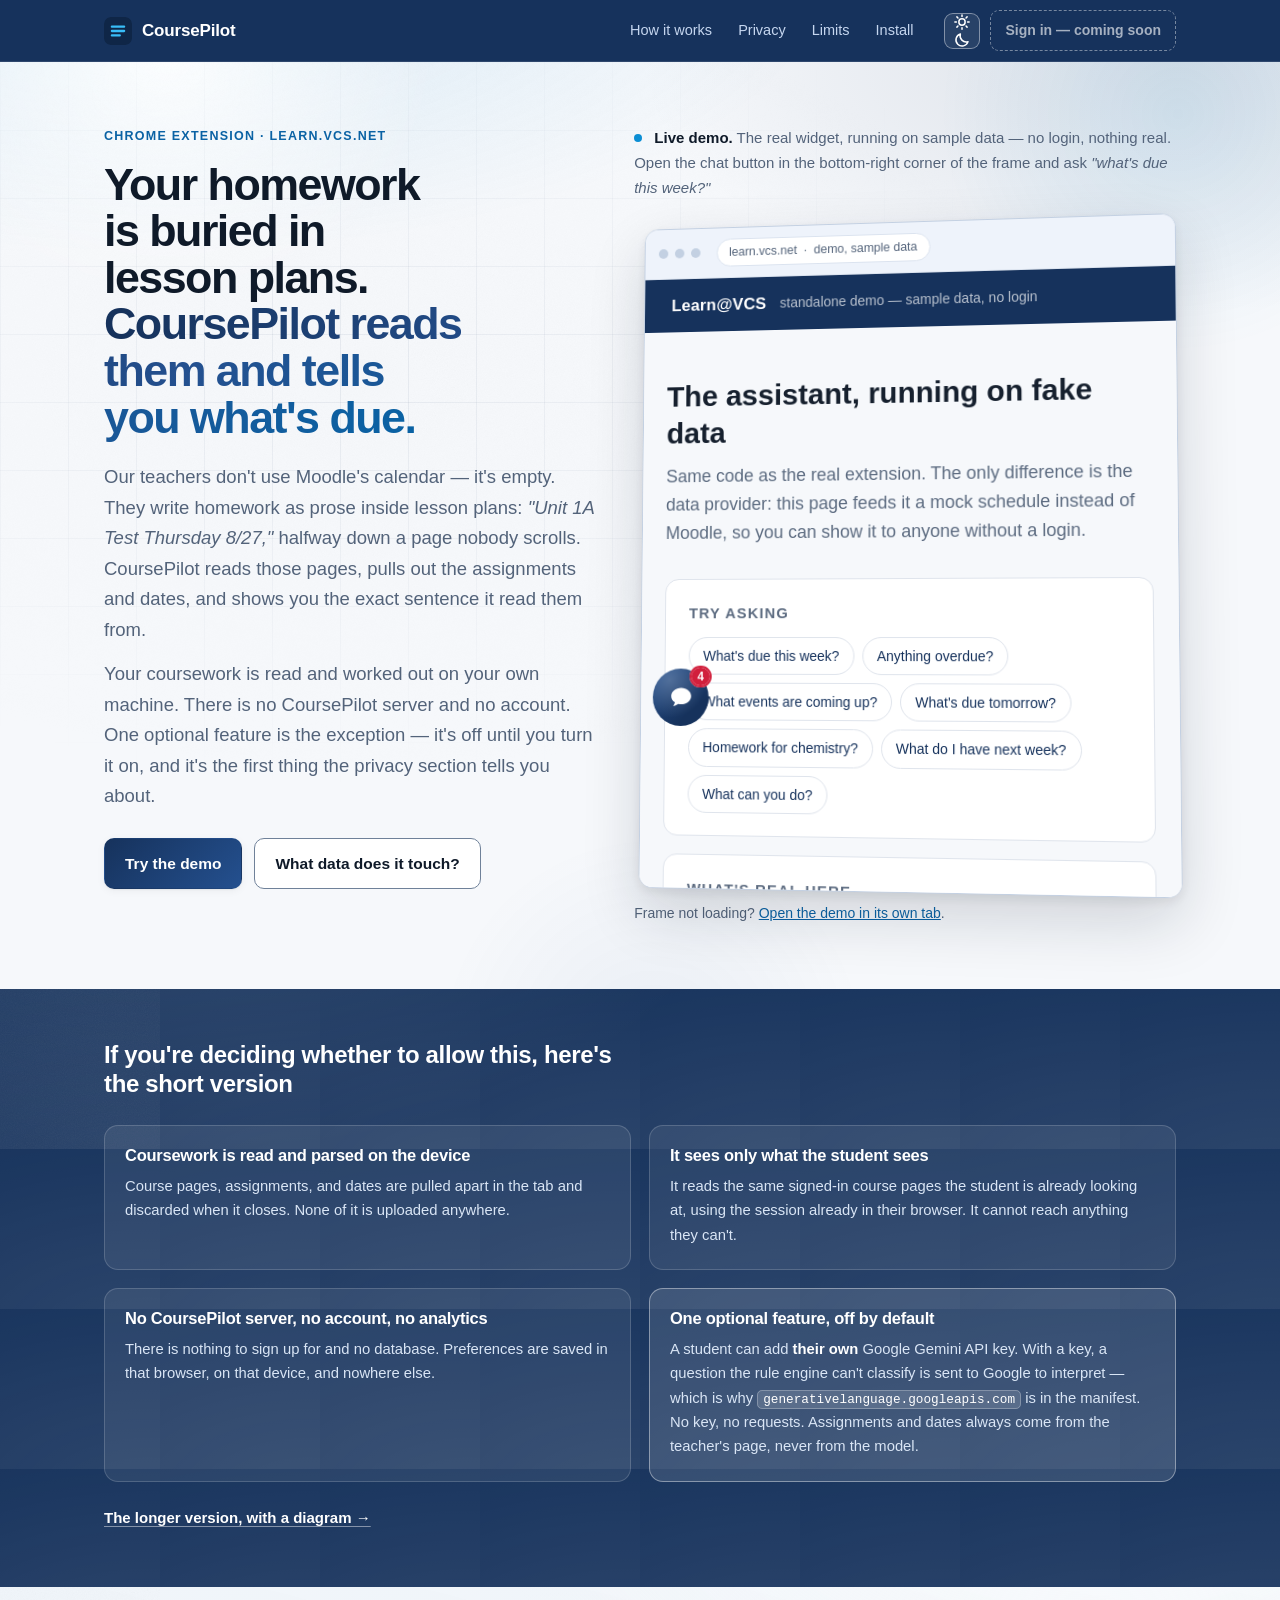
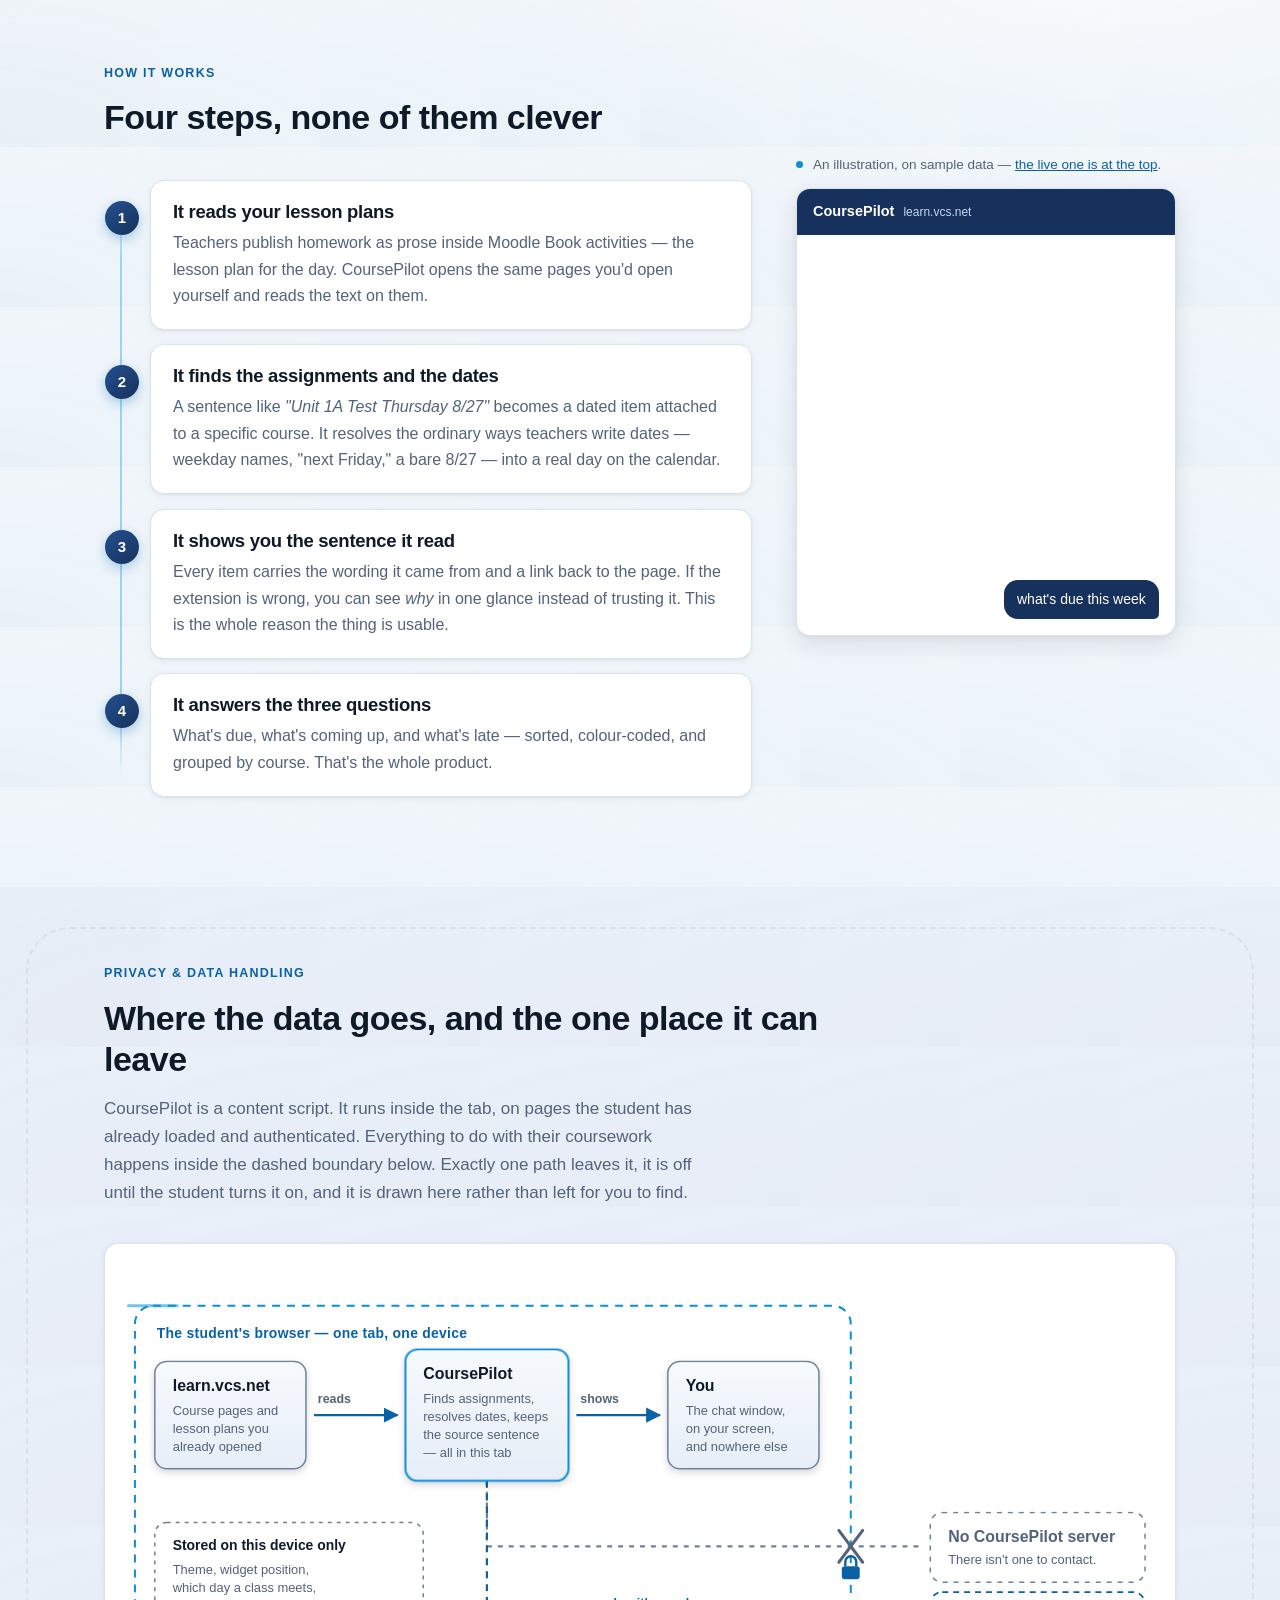
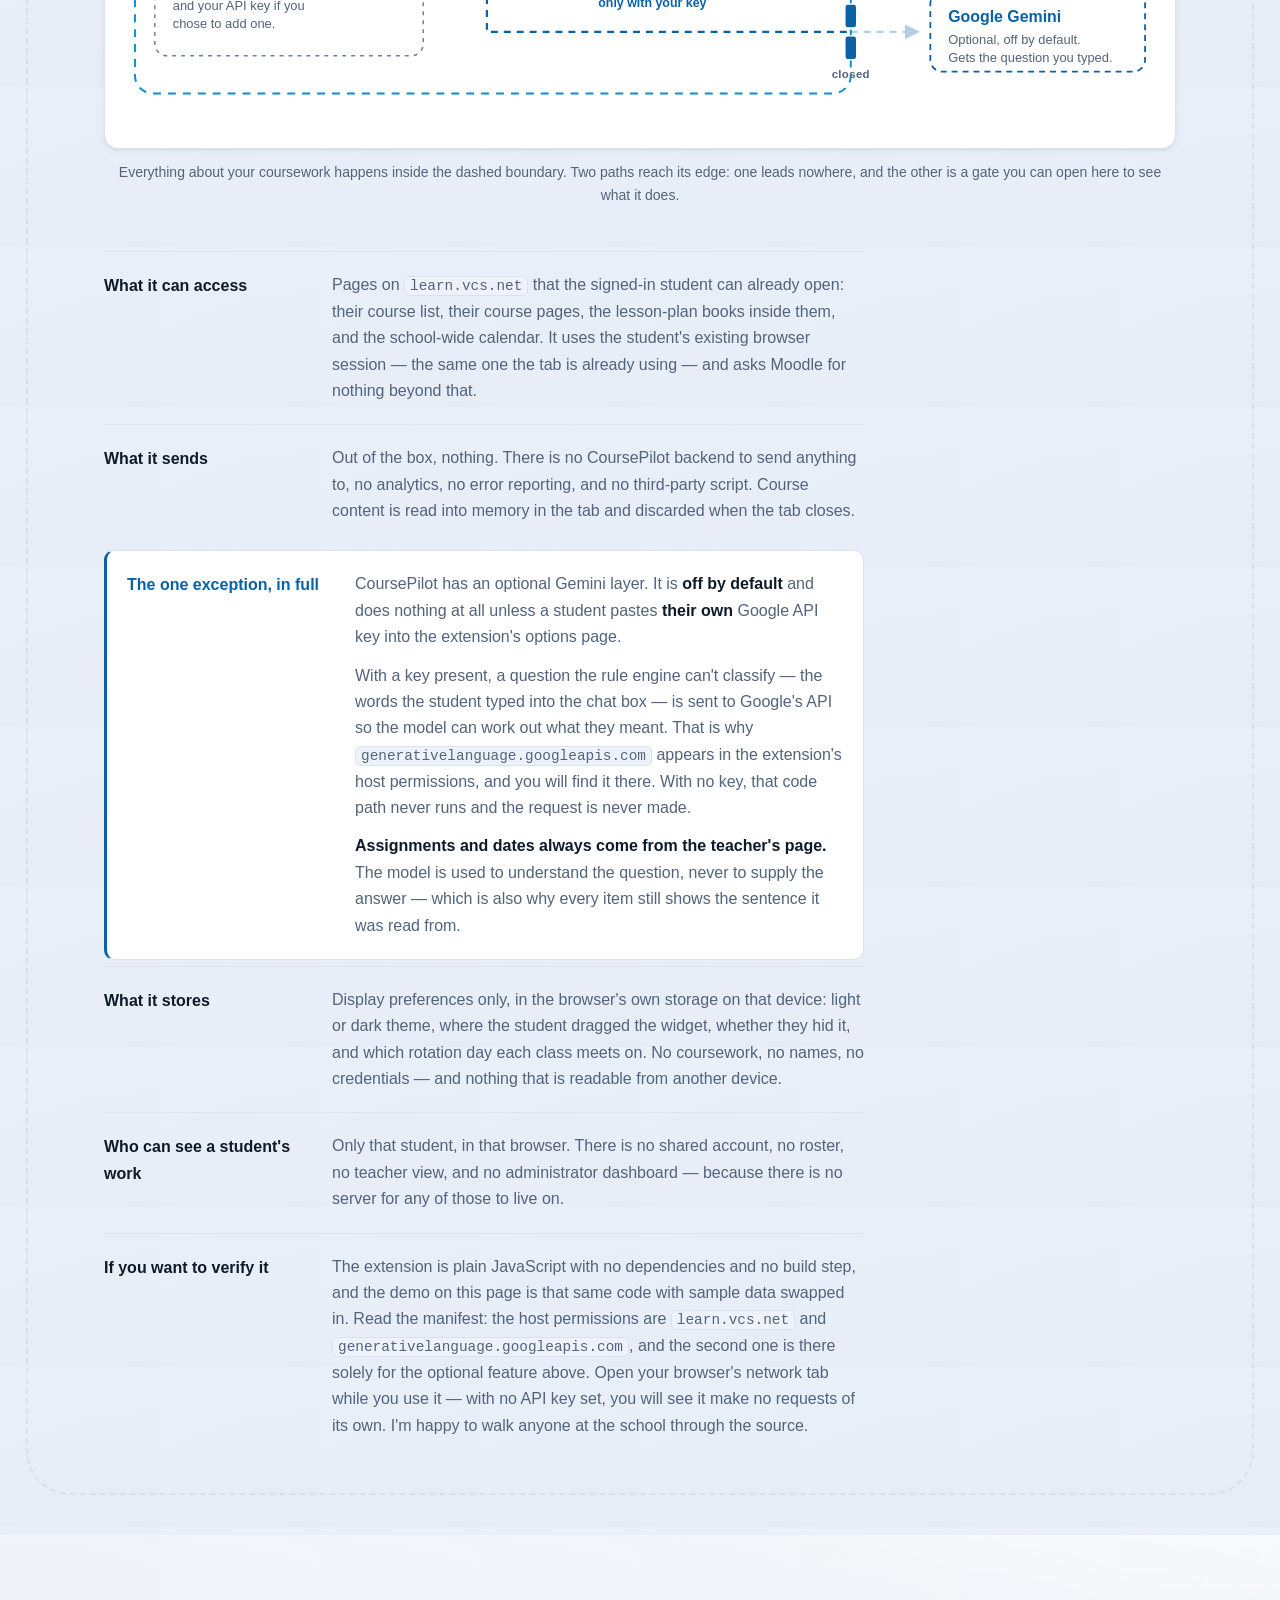
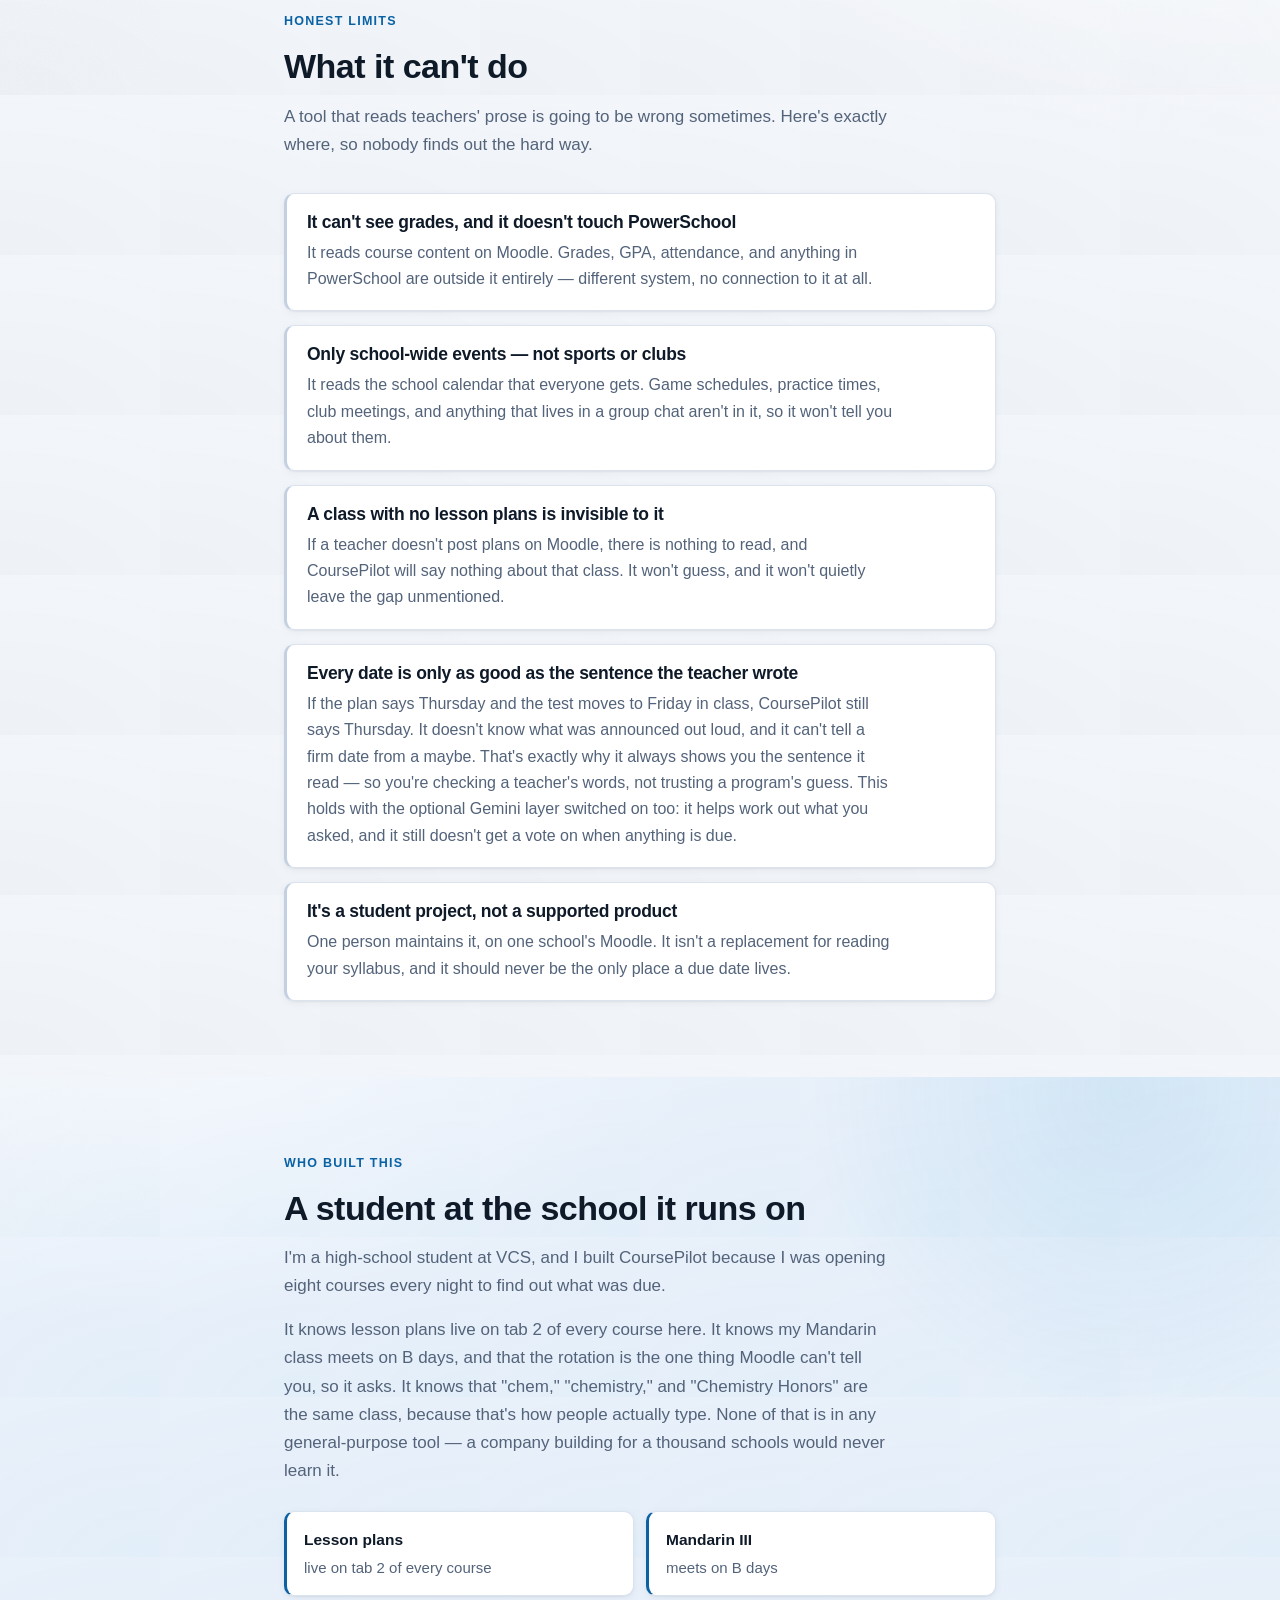
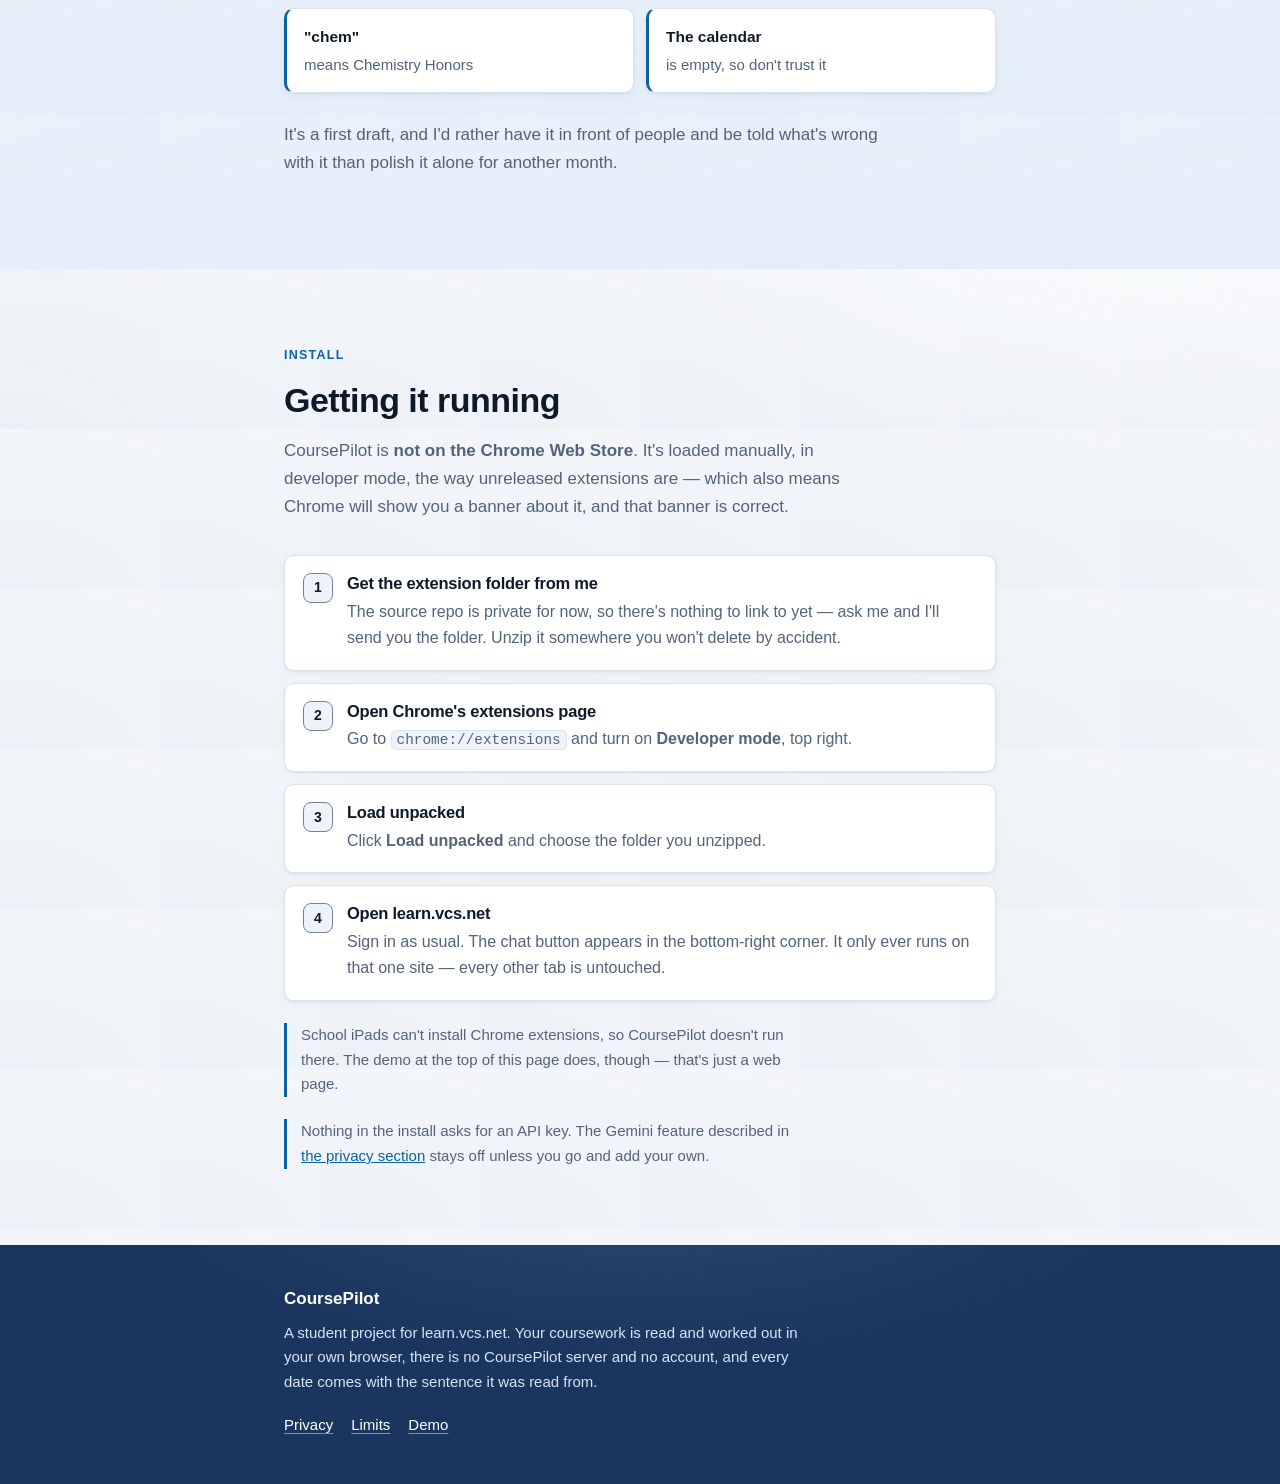
<file: index.html>
<!DOCTYPE html>
<html lang="en">
<head>
<meta charset="utf-8">
<meta name="viewport" content="width=device-width, initial-scale=1">
<title>CoursePilot — what's due, read from your teachers' lesson plans</title>
<meta name="description" content="A Chrome extension that reads Moodle lesson plans on learn.vcs.net and tells you what's due, what's coming up, and what's late. Your coursework is read and understood on your own machine. No CoursePilot server, no account.">
<meta name="color-scheme" content="light dark">
<link rel="stylesheet" href="styles.css">
<link rel="icon" href="data:image/svg+xml,<svg xmlns='http://www.w3.org/2000/svg' viewBox='0 0 32 32'><rect width='32' height='32' rx='7' fill='%2316325c'/><path d='M9 11h14M9 16h14M9 21h9' stroke='%230b8ed4' stroke-width='2.6' stroke-linecap='round'/></svg>">
<script>
  /* Runs before first paint: applies the saved theme so there is no flash, and
     marks the document as scripted so scroll-reveal can start hidden. Without
     JS every section is visible from the start — the reveal is decoration. */
  (function () {
    var el = document.documentElement;
    el.classList.add('js');
    try {
      var saved = localStorage.getItem('coursepilot-site:theme');
      if (saved === 'light' || saved === 'dark') el.setAttribute('data-theme', saved);

      /* The demo iframe shares this origin, so it shares this localStorage. The
         widget saves where its launcher sits the first time it mounts — and if
         it ever mounts in a frame that has not been laid out yet, it saves a
         position pinned to the wrong corner and restores it on every later
         visit. Clearing the key here means the demo always opens in its default
         corner. A visitor's demo preferences are not worth keeping; a demo that
         silently looks broken forever is worth preventing.
         (Key: see widget-prefs.js in the extension repo.) */
      localStorage.removeItem('vcs-assistant:widget');
    } catch (e) { /* private browsing: fall through to the OS preference */ }
  })();
</script>
</head>
<body>

<a class="skip-link" href="#main">Skip to content</a>

<header class="site-header">
  <div class="bar">
    <a class="wordmark" href="#main">
      <span class="wordmark-mark" aria-hidden="true">
        <svg viewBox="0 0 32 32" width="28" height="28" focusable="false"><rect width="32" height="32" rx="7" fill="#0f2647"/><path d="M9 11h14M9 16h14M9 21h9" stroke="#38bdf8" stroke-width="2.6" stroke-linecap="round"/></svg>
      </span>
      <span class="wordmark-text">CoursePilot</span>
    </a>

    <nav class="site-nav" aria-label="Sections">
      <a href="#how">How it works</a>
      <a href="#privacy">Privacy</a>
      <a href="#limits">Limits</a>
      <a href="#get">Install</a>
    </nav>

    <div class="bar-actions">
      <button type="button" id="theme-toggle" class="icon-button" aria-pressed="false">
        <span class="icon-button-glyph" aria-hidden="true">
          <svg class="glyph-sun" viewBox="0 0 24 24" width="18" height="18" fill="none" stroke="currentColor" stroke-width="2" stroke-linecap="round" focusable="false"><circle cx="12" cy="12" r="4.2"/><path d="M12 2.5v2M12 19.5v2M2.5 12h2M19.5 12h2M5.2 5.2l1.4 1.4M17.4 17.4l1.4 1.4M18.8 5.2l-1.4 1.4M6.6 17.4l-1.4 1.4"/></svg>
          <svg class="glyph-moon" viewBox="0 0 24 24" width="18" height="18" fill="none" stroke="currentColor" stroke-width="2" stroke-linecap="round" stroke-linejoin="round" focusable="false"><path d="M20 14.2A8.2 8.2 0 0 1 9.8 4a8.2 8.2 0 1 0 10.2 10.2Z"/></svg>
        </span>
        <span class="visually-hidden" id="theme-toggle-label">Switch to dark theme</span>
      </button>

      <span class="signin-wrap">
        <button type="button" class="signin" disabled aria-describedby="signin-note">Sign in — coming soon</button>
        <span class="signin-note" id="signin-note">There are no accounts. CoursePilot works without one.</span>
      </span>
    </div>
  </div>
</header>

<main id="main">

  <!-- ============================ HERO ============================ -->
  <section class="hero">
    <!-- Backdrop. Three soft radial fields and a fading grid, all decorative
         and all animated on transform only. aria-hidden: there is nothing here
         to read. -->
    <div class="hero-aurora" aria-hidden="true">
      <span class="aurora-blob blob-a"></span>
      <span class="aurora-blob blob-b"></span>
      <span class="aurora-blob blob-c"></span>
    </div>
    <div class="hero-mesh" aria-hidden="true"></div>

    <div class="shell hero-grid">
      <div class="hero-copy">
        <p class="eyebrow">Chrome extension · learn.vcs.net</p>
        <h1>Your homework is buried in lesson plans.
          <span class="h1-accent">CoursePilot reads them and tells you what's due.</span></h1>
        <p class="lede">
          Our teachers don't use Moodle's calendar — it's empty. They write homework as
          prose inside lesson plans: <em>"Unit 1A Test Thursday 8/27,"</em> halfway down a page
          nobody scrolls. CoursePilot reads those pages, pulls out the assignments and dates,
          and shows you the exact sentence it read them from.
        </p>
        <p class="lede lede-tight">
          Your coursework is read and worked out on your own machine. There is no CoursePilot
          server and no account. One optional feature is the exception — it's off until you turn
          it on, and it's the first thing the privacy section tells you about.
        </p>
        <p class="hero-actions">
          <a class="button button-primary" href="#demo">Try the demo</a>
          <a class="button button-quiet" href="#privacy">What data does it touch?</a>
        </p>
      </div>

      <!-- ---------------------- LIVE DEMO ---------------------- -->
      <figure class="demo" id="demo">
        <figcaption class="demo-caption">
          <span class="live-dot" aria-hidden="true"></span>
          <strong>Live demo.</strong> The real widget, running on sample data — no login, nothing real.
          Open the chat button in the bottom-right corner of the frame and ask
          <em>"what's due this week?"</em>
        </figcaption>

        <div class="browser-stage">
        <div class="browser" id="browser-mock">
          <div class="browser-chrome" aria-hidden="true">
            <span class="dot"></span><span class="dot"></span><span class="dot"></span>
            <span class="browser-url">learn.vcs.net &nbsp;·&nbsp; demo, sample data</span>
          </div>
          <!-- width/height are deliberate: the widget inside measures its
               viewport the moment it mounts and remembers the answer, so the
               frame must have a real box from the very first layout. main.js
               checks afterwards that it landed correctly, and reloads the frame
               once if it did not. -->
          <iframe
            class="browser-view"
            src="demo.html"
            width="820" height="620"
            title="CoursePilot live demo — the assistant running on sample data"></iframe>
        </div>
        </div>

        <p class="demo-fallback">
          Frame not loading? <a href="demo.html">Open the demo in its own tab</a>.
        </p>
      </figure>
    </div>
  </section>

  <!-- ==================== THE IT ANSWER, UP FRONT ==================== -->
  <section class="strip" aria-labelledby="strip-title">
    <div class="shell">
      <h2 class="strip-title" id="strip-title">If you're deciding whether to allow this, here's the short version</h2>
      <ul class="strip-grid">
        <li class="reveal">
          <h3>Coursework is read and parsed on the device</h3>
          <p>Course pages, assignments, and dates are pulled apart in the tab and discarded when it closes. None of it is uploaded anywhere.</p>
        </li>
        <li class="reveal">
          <h3>It sees only what the student sees</h3>
          <p>It reads the same signed-in course pages the student is already looking at, using the session already in their browser. It cannot reach anything they can't.</p>
        </li>
        <li class="reveal">
          <h3>No CoursePilot server, no account, no analytics</h3>
          <p>There is nothing to sign up for and no database. Preferences are saved in that browser, on that device, and nowhere else.</p>
        </li>
        <li class="reveal strip-optin">
          <h3>One optional feature, off by default</h3>
          <p>
            A student can add <strong>their own</strong> Google Gemini API key. With a key, a
            question the rule engine can't classify is sent to Google to interpret — which is why
            <code>generativelanguage.googleapis.com</code> is in the manifest. No key, no requests.
            Assignments and dates always come from the teacher's page, never from the model.
          </p>
        </li>
      </ul>
      <p class="strip-more"><a href="#privacy">The longer version, with a diagram →</a></p>
    </div>
  </section>

  <!-- ========================= HOW IT WORKS ========================= -->
  <section id="how" class="section" aria-labelledby="how-title">
    <div class="shell">
      <p class="eyebrow">How it works</p>
      <h2 id="how-title">Four steps, none of them clever</h2>

      <div class="how-grid">
       <div class="how-steps">
      <ol class="steps">
        <li class="step reveal">
          <span class="step-num" aria-hidden="true">1</span>
          <div class="step-body">
            <h3>It reads your lesson plans</h3>
            <p>
              Teachers publish homework as prose inside Moodle Book activities — the lesson
              plan for the day. CoursePilot opens the same pages you'd open yourself and reads
              the text on them.
            </p>
          </div>
        </li>
        <li class="step reveal">
          <span class="step-num" aria-hidden="true">2</span>
          <div class="step-body">
            <h3>It finds the assignments and the dates</h3>
            <p>
              A sentence like <em>"Unit 1A Test Thursday 8/27"</em> becomes a dated item attached to a
              specific course. It resolves the ordinary ways teachers write dates — weekday names,
              "next Friday," a bare 8/27 — into a real day on the calendar.
            </p>
          </div>
        </li>
        <li class="step reveal">
          <span class="step-num" aria-hidden="true">3</span>
          <div class="step-body">
            <h3>It shows you the sentence it read</h3>
            <p>
              Every item carries the wording it came from and a link back to the page. If the
              extension is wrong, you can see <em>why</em> in one glance instead of trusting it.
              This is the whole reason the thing is usable.
            </p>
          </div>
        </li>
        <li class="step reveal">
          <span class="step-num" aria-hidden="true">4</span>
          <div class="step-body">
            <h3>It answers the three questions</h3>
            <p>
              What's due, what's coming up, and what's late — sorted, colour-coded, and grouped
              by course. That's the whole product.
            </p>
          </div>
        </li>
      </ol>
       </div>

       <!-- ------------------- the looping chat illustration -------------------
            Scripted, not live: every line here is something the extension
            answers today, and the dates are relative on purpose so this can
            never be mistaken for a feed of somebody's real coursework. The live
            thing is the demo at the top of the page.

            The stack is aria-hidden because it rewrites itself every second or
            two and would be unusable noise to a screen reader; the description
            below it carries the same information as static text.               -->
       <div class="how-chat">
         <figure class="chat" id="chat-demo">
           <figcaption class="chat-caption">
             <span class="chat-caption-dot" aria-hidden="true"></span>
             An illustration, on sample data — <a href="#demo">the live one is at the top</a>.
           </figcaption>

           <div class="chat-window">
             <div class="chat-window-bar" aria-hidden="true">
               <span class="chat-window-title">CoursePilot</span>
               <span class="chat-window-sub">learn.vcs.net</span>
             </div>

             <!-- Seeded with a static exchange: this is what visitors see with
                  JavaScript off, and what stays put under reduced motion. -->
             <div class="chat-stack" id="chat-stack" aria-hidden="true">
               <div class="bubble bubble-q"><p>what's due this week</p></div>
               <div class="bubble bubble-a">
                 <p>You have 6 assignments coming up:</p>
                 <span class="chat-card">
                   <span class="chat-card-title">Unit 3 Problem Set</span>
                   <span class="chat-card-meta"><span class="chat-card-course">Precalculus</span><span class="chat-card-due">due Friday</span></span>
                 </span>
                 <span class="chat-card">
                   <span class="chat-card-title">Lab writeup — density</span>
                   <span class="chat-card-meta"><span class="chat-card-course">Chemistry</span><span class="chat-card-due">due in 2 days</span></span>
                 </span>
               </div>
             </div>
           </div>

           <p class="visually-hidden">
             An illustration of the CoursePilot chat window on sample data. A student asks
             "what's due this week" and CoursePilot answers "You have 6 assignments coming up",
             listing a Precalculus problem set due Friday and a Chemistry lab writeup due in two
             days. Other sample exchanges cover overdue work, tomorrow's lesson plan for
             chemistry, what is due next class for statistics, and homework for calculus. The
             working version is the live demo at the top of this page.
           </p>
         </figure>
       </div>
      </div>
    </div>
  </section>

  <!-- =========================== PRIVACY =========================== -->
  <section id="privacy" class="section section-alt section-motif" aria-labelledby="privacy-title">
    <div class="shell">
      <div class="section-head shell-narrow">
        <p class="eyebrow">Privacy &amp; data handling</p>
        <h2 id="privacy-title">Where the data goes, and the one place it can leave</h2>
        <p class="section-lede">
          CoursePilot is a content script. It runs inside the tab, on pages the student has
          already loaded and authenticated. Everything to do with their coursework happens inside
          the dashed boundary below. Exactly one path leaves it, it is off until the student turns
          it on, and it is drawn here rather than left for you to find.
        </p>
      </div>

      <figure class="diagram-figure">
        <div class="diagram-wrap">
          <!-- No <title> element anywhere in here. In SVG, <title> is a native
               browser tooltip: put one on the root and the whole diagram becomes
               a hover target, so the tooltip appears over the artwork whenever a
               reader's pointer happens to rest on it. The accessible name is an
               aria-label instead, and the long description is the visually-hidden
               paragraph below the figure. -->
          <svg class="diagram diagram-wide" viewBox="0 0 1040 470" role="img"
               aria-label="Where CoursePilot's data goes, including the one path that can leave the browser"
               aria-describedby="diagram-desc-text">
            <defs>
              <!-- Node and card surfaces: a vertical gradient plus a lighter top
                   edge is what makes these read as cards on a surface. -->
              <linearGradient id="dg-node-grad" x1="0" y1="0" x2="0" y2="1">
                <stop offset="0%" class="dg-stop-node-a"/>
                <stop offset="100%" class="dg-stop-node-b"/>
              </linearGradient>
              <linearGradient id="dg-card-grad" x1="0" y1="0" x2="0" y2="1">
                <stop offset="0%" class="dg-stop-card-a"/>
                <stop offset="100%" class="dg-stop-card-b"/>
              </linearGradient>
              <linearGradient id="dg-card-grad-opt" x1="0" y1="0" x2="0" y2="1">
                <stop offset="0%" class="dg-stop-card-opt-a"/>
                <stop offset="100%" class="dg-stop-card-opt-b"/>
              </linearGradient>
              <radialGradient id="dg-glow">
                <stop offset="0%" class="dg-stop-glow-a"/>
                <stop offset="100%" class="dg-stop-glow-b"/>
              </radialGradient>
              <filter id="dg-shadow" x="-30%" y="-30%" width="160%" height="180%">
                <feDropShadow dx="0" dy="3" stdDeviation="4" class="dg-shadow-drop"/>
              </filter>

              <!-- The routes. Every travelling card rides one of these with
                   offset-path, which is what makes its speed constant through the
                   bends instead of varying with the geometry of each segment. -->
              <path id="dg-route-read"  d="M110 154 H 330"/>
              <path id="dg-route-show"  d="M380 154 H 600"/>
              <path id="dg-route-block" d="M366 220 V 286 H 700"/>
              <path id="dg-route-gate"  d="M366 220 V 372 H 848"/>
              <path id="dg-boundary-line" d="M30 44 H 714 A 18 18 0 0 1 732 62 V 416 A 18 18 0 0 1 714 434 H 30 A 18 18 0 0 1 12 416 V 62 A 18 18 0 0 1 30 44 Z"/>
            </defs>

            <!-- ============ layer 1: the boundary (moves least) ============ -->
            <g class="dg-layer" data-depth="0.35">
              <rect class="dg-boundary" x="12" y="44" width="720" height="390" rx="18"/>
              <!-- A short bright segment riding the boundary path forever, so the
                   wall reads as active containment rather than a drawn line. -->
              <g class="dg-shimmer"><rect x="-26" y="-1.6" width="52" height="3.2" rx="1.6"/></g>
              <!-- Two more of the same, fired outward from the point of impact. -->
              <g class="dg-ripple dg-ripple-cw"><rect x="-24" y="-2" width="48" height="4" rx="2"/></g>
              <g class="dg-ripple dg-ripple-ccw"><rect x="-24" y="-2" width="48" height="4" rx="2"/></g>
              <text class="dg-boundary-label" x="34" y="76">The student's browser — one tab, one device</text>
            </g>

            <!-- ============ layer 2: edges and static labels ============ -->
            <g class="dg-layer" data-depth="0.75">
              <path class="dg-edge" data-edge="page-pilot" d="M192 154 H 276" marker-end="url(#dg-arrow)"/>
              <text class="dg-edge-label" x="196" y="142">reads</text>

              <path class="dg-edge" data-edge="pilot-you" d="M456 154 H 540" marker-end="url(#dg-arrow)"/>
              <text class="dg-edge-label" x="460" y="142">shows</text>

              <path class="dg-edge dg-edge-dead" data-edge="pilot-noserver" d="M366 220 V 286 H 800"/>

              <!-- Two states of the optional edge: dim up to the gate is always
                   drawn, and the stretch beyond it only brightens when a visitor
                   opens the gate. -->
              <path class="dg-edge dg-edge-opt" data-edge="pilot-gemini" d="M366 220 V 372 H 732"/>
              <path class="dg-edge dg-edge-opt dg-edge-beyond" d="M732 372 H 800" marker-end="url(#dg-arrow-opt)"/>
              <rect class="dg-plate" x="470" y="330" width="140" height="24" rx="6"/>
              <text class="dg-edge-label dg-edge-label-opt" x="478" y="347">only with your key</text>
            </g>

            <!-- ============ layer 3: the travelling cards ============ -->
            <!-- Below the nodes on purpose: a card slides out of one box and into
                 the next rather than skating over the top of them. JS fills this. -->
            <g class="dg-flow" aria-hidden="true"></g>

            <!-- ============ layer 4: the nodes ============ -->
            <g class="dg-layer dg-nodes" data-depth="1">
              <g class="dg-node" data-node="page">
                <rect class="dg-node-plate" x="32" y="100" width="152" height="108" rx="12"/>
                <path class="dg-node-lit" d="M44 101.5 H 172"/>
                <text class="dg-node-title" x="50" y="130">learn.vcs.net</text>
                <text class="dg-node-sub" x="50" y="154">Course pages and</text>
                <text class="dg-node-sub" x="50" y="172">lesson plans you</text>
                <text class="dg-node-sub" x="50" y="190">already opened</text>
              </g>

              <g class="dg-node dg-node-accent" data-node="pilot">
                <rect class="dg-node-plate" x="284" y="88" width="164" height="132" rx="12"/>
                <path class="dg-node-lit" d="M296 89.5 H 436"/>
                <text class="dg-node-title" x="302" y="118">CoursePilot</text>
                <text class="dg-node-sub" x="302" y="142">Finds assignments,</text>
                <text class="dg-node-sub" x="302" y="160">resolves dates, keeps</text>
                <text class="dg-node-sub" x="302" y="178">the source sentence</text>
                <text class="dg-node-sub" x="302" y="196">— all in this tab</text>
              </g>

              <g class="dg-node" data-node="you">
                <rect class="dg-node-plate" x="548" y="100" width="152" height="108" rx="12"/>
                <path class="dg-node-lit" d="M560 101.5 H 688"/>
                <text class="dg-node-title" x="566" y="130">You</text>
                <text class="dg-node-sub" x="566" y="154">The chat window,</text>
                <text class="dg-node-sub" x="566" y="172">on your screen,</text>
                <text class="dg-node-sub" x="566" y="190">and nowhere else</text>
              </g>

              <g class="dg-node dg-node-quiet" data-node="store">
                <rect class="dg-note" x="32" y="262" width="270" height="134" rx="12"/>
                <text class="dg-note-title" x="50" y="290">Stored on this device only</text>
                <text class="dg-node-sub" x="50" y="314">Theme, widget position,</text>
                <text class="dg-node-sub" x="50" y="332">which day a class meets,</text>
                <text class="dg-node-sub" x="50" y="350">and your API key if you</text>
                <text class="dg-node-sub" x="50" y="368">chose to add one.</text>
              </g>
            </g>

            <!-- ====== layer 5: what is outside, the wall marks, the gate ====== -->
            <g class="dg-layer" data-depth="1">
              <!-- the crossing that has nowhere to go -->
              <g class="dg-block" data-node="noserver-mark">
                <g class="dg-block-mark">
                  <line x1="720" y1="270" x2="744" y2="302"/>
                  <line x1="744" y1="270" x2="720" y2="302"/>
                </g>
                <circle class="dg-block-flare" cx="732" cy="286" r="21"/>
              </g>
              <g class="dg-impact-label">
                <rect class="dg-plate" x="596" y="228" width="132" height="24" rx="6"/>
                <text class="dg-edge-label dg-edge-label-dead" x="662" y="245" text-anchor="middle">nothing to send to</text>
              </g>

              <g class="dg-node dg-node-ghost" data-node="noserver">
                <rect class="dg-ghost-plate" x="812" y="252" width="216" height="70" rx="12"/>
                <text class="dg-node-title dg-ghost-text" x="830" y="282">No CoursePilot server</text>
                <text class="dg-node-sub dg-ghost-text" x="830" y="304">There isn't one to contact.</text>
              </g>

              <g class="dg-node dg-node-opt" data-node="gemini">
                <rect class="dg-opt-plate" x="812" y="332" width="216" height="80" rx="12"/>
                <text class="dg-node-title dg-opt-title" x="830" y="362">Google Gemini</text>
                <text class="dg-node-sub" x="830" y="384">Optional, off by default.</text>
                <text class="dg-node-sub" x="830" y="402">Gets the question you typed.</text>
              </g>

              <!-- The gate. Closed on every page load, because the feature is off
                   by default. A visitor can open it, and that is the honest way to
                   show what the option actually does. -->
              <g class="dg-gate" id="dg-gate" role="button" tabindex="0"
                 aria-pressed="false"
                 aria-label="Optional Gemini connection. Off. Activate to see what happens when a student adds their own API key.">
                <rect class="dg-gate-hit" x="700" y="292" width="64" height="132" rx="10"/>
                <!-- A shutter across the dashed path: two leaves that all but
                     meet, so the route is visibly stopped here. -->
                <g class="dg-gate-barrier">
                  <rect class="dg-gate-leaf dg-gate-leaf-top" x="726" y="344" width="12" height="24" rx="3"/>
                  <rect class="dg-gate-leaf dg-gate-leaf-bottom" x="726" y="376" width="12" height="24" rx="3"/>
                </g>
                <!-- The padlock sits above the opening, never in it, so it stays
                     readable whether the shutter is open or shut. -->
                <g class="dg-gate-icon">
                  <rect class="dg-lock-body" x="723" y="306" width="18" height="13" rx="3"/>
                  <path class="dg-lock-shackle" d="M726.5 306 v-4.5 a5.5 5.5 0 0 1 11 0 V 306"/>
                </g>
                <text class="dg-gate-state" x="732" y="418" text-anchor="middle">closed</text>
              </g>
            </g>

            <g class="dg-pacer" aria-hidden="true"></g>

            <defs>
              <marker id="dg-arrow" viewBox="0 0 10 10" refX="9" refY="5" markerWidth="7" markerHeight="7" orient="auto-start-reverse">
                <path class="dg-arrowhead" d="M0 0 L10 5 L0 10 z"/>
              </marker>
              <marker id="dg-arrow-opt" viewBox="0 0 10 10" refX="9" refY="5" markerWidth="7" markerHeight="7" orient="auto-start-reverse">
                <path class="dg-arrowhead-opt" d="M0 0 L10 5 L0 10 z"/>
              </marker>
            </defs>
          </svg>

          <!-- Same picture, stacked, for narrow screens. Static: its boxes span
               the full width, so there is no corridor for a travelling card that
               would not cross the storage box. It keeps the gate, though — the
               gate is the one thing here worth being able to touch, and it is the
               same switch, so opening either opens both. -->
          <svg class="diagram diagram-tall" viewBox="0 0 380 760" role="img"
               aria-label="Where CoursePilot's data goes, including the one path that can leave the browser"
               aria-describedby="diagram-desc-text">

            <rect class="dg-boundary" x="8" y="30" width="364" height="486" rx="18"/>
            <text class="dg-boundary-label dg-boundary-label-sm" x="26" y="54">The student's browser — one tab, one device</text>

            <g class="dg-node" data-node="page">
              <rect class="dg-node-plate" x="26" y="72" width="328" height="86" rx="12"/>
              <path class="dg-node-lit" d="M38 73.5 H 342"/>
              <text class="dg-node-title" x="44" y="100">learn.vcs.net</text>
              <text class="dg-node-sub" x="44" y="122">Course pages and lesson plans,</text>
              <text class="dg-node-sub" x="44" y="140">already open and signed in</text>
            </g>

            <path class="dg-edge" d="M190 158 V 182" marker-end="url(#dg-arrow-t)"/>
            <text class="dg-edge-label" x="202" y="177">reads</text>

            <g class="dg-node dg-node-accent" data-node="pilot">
              <rect class="dg-node-plate" x="26" y="190" width="328" height="104" rx="12"/>
              <path class="dg-node-lit" d="M38 191.5 H 342"/>
              <text class="dg-node-title" x="44" y="218">CoursePilot</text>
              <text class="dg-node-sub" x="44" y="240">Finds assignments, resolves dates,</text>
              <text class="dg-node-sub" x="44" y="258">keeps the source sentence</text>
              <text class="dg-node-sub" x="44" y="276">— all in this tab</text>
            </g>

            <path class="dg-edge" d="M190 294 V 318" marker-end="url(#dg-arrow-t)"/>
            <text class="dg-edge-label" x="202" y="313">shows</text>

            <g class="dg-node" data-node="you">
              <rect class="dg-node-plate" x="26" y="326" width="328" height="86" rx="12"/>
              <path class="dg-node-lit" d="M38 327.5 H 342"/>
              <text class="dg-node-title" x="44" y="354">You</text>
              <text class="dg-node-sub" x="44" y="376">The chat window, on your screen,</text>
              <text class="dg-node-sub" x="44" y="394">and nowhere else</text>
            </g>

            <g class="dg-node dg-node-quiet" data-node="store">
              <rect class="dg-note" x="26" y="424" width="328" height="76" rx="12"/>
              <text class="dg-note-title" x="44" y="450">Stored on this device only</text>
              <text class="dg-node-sub" x="44" y="472">Theme, widget position, which day a class</text>
              <text class="dg-node-sub" x="44" y="490">meets, and your API key if you added one.</text>
            </g>

            <path class="dg-edge dg-edge-dead" d="M108 500 V 566"/>
            <g class="dg-block">
              <g class="dg-block-mark">
                <line x1="96" y1="502" x2="120" y2="530"/>
                <line x1="120" y1="502" x2="96" y2="530"/>
              </g>
            </g>

            <path class="dg-edge dg-edge-opt" d="M272 500 V 516"/>
            <path class="dg-edge dg-edge-opt dg-edge-beyond" d="M272 516 V 566" marker-end="url(#dg-arrow-opt-t)"/>

            <g class="dg-node dg-node-ghost" data-node="noserver">
              <rect class="dg-ghost-plate" x="8" y="578" width="176" height="112" rx="12"/>
              <text class="dg-node-title dg-ghost-text" x="26" y="606">No CoursePilot</text>
              <text class="dg-node-title dg-ghost-text" x="26" y="626">server</text>
              <text class="dg-node-sub dg-ghost-text" x="26" y="652">There isn't one</text>
              <text class="dg-node-sub dg-ghost-text" x="26" y="670">to contact.</text>
            </g>

            <g class="dg-node dg-node-opt" data-node="gemini">
              <rect class="dg-opt-plate" x="196" y="578" width="176" height="112" rx="12"/>
              <text class="dg-node-title dg-opt-title" x="214" y="606">Google Gemini</text>
              <text class="dg-node-sub" x="214" y="630">Optional, off by</text>
              <text class="dg-node-sub" x="214" y="648">default. Gets the</text>
              <text class="dg-node-sub" x="214" y="666">question you typed.</text>
            </g>

            <g class="dg-gate dg-gate-t" id="dg-gate-tall" role="button" tabindex="0"
               aria-pressed="false"
               aria-label="Optional Gemini connection. Off. Activate to see what happens when a student adds their own API key.">
              <rect class="dg-gate-hit" x="228" y="492" width="120" height="52" rx="10"/>
              <g class="dg-gate-barrier">
                <rect class="dg-gate-leaf dg-gate-leaf-top" x="244" y="510" width="24" height="12" rx="3"/>
                <rect class="dg-gate-leaf dg-gate-leaf-bottom" x="276" y="510" width="24" height="12" rx="3"/>
              </g>
              <g class="dg-gate-icon">
                <rect class="dg-lock-body" x="313" y="509" width="18" height="13" rx="3"/>
                <path class="dg-lock-shackle" d="M316.5 509 v-4.5 a5.5 5.5 0 0 1 11 0 V 509"/>
              </g>
              <text class="dg-gate-state" x="322" y="542" text-anchor="middle">closed</text>
            </g>

            <defs>
              <marker id="dg-arrow-t" viewBox="0 0 10 10" refX="9" refY="5" markerWidth="7" markerHeight="7" orient="auto-start-reverse">
                <path class="dg-arrowhead" d="M0 0 L10 5 L0 10 z"/>
              </marker>
              <marker id="dg-arrow-opt-t" viewBox="0 0 10 10" refX="9" refY="5" markerWidth="7" markerHeight="7" orient="auto-start-reverse">
                <path class="dg-arrowhead-opt" d="M0 0 L10 5 L0 10 z"/>
              </marker>
            </defs>
          </svg>
        </div>
        <figcaption>
          Everything about your coursework happens inside the dashed boundary. Two paths reach its
          edge: one leads nowhere, and the other is a gate you can open here to see what it does.
        </figcaption>

        <p class="visually-hidden" id="diagram-desc-text">
          Inside a boundary labelled "the student's browser," three boxes connect left to right:
          the signed-in pages at learn.vcs.net, then CoursePilot finding assignments and dates,
          then the answer on the student's screen. Preferences, and the student's API key if they
          added one, are stored on the device. Two paths reach the edge of the boundary. The first
          is crossed out and leads to a box reading "no CoursePilot server — there isn't one to
          contact"; coursework reaching that edge stays inside. The second passes through a gate
          that is closed by default and leads to "Google Gemini: optional, off by default." That
          gate can be opened on this page to demonstrate it; opening it carries only the question
          the student typed, and in the extension it opens only when the student adds their own
          API key.
        </p>
      </figure>

      <div class="facts shell-narrow">
        <dl class="fact-list">
          <div class="fact reveal">
            <dt>What it can access</dt>
            <dd>
              Pages on <code>learn.vcs.net</code> that the signed-in student can already open:
              their course list, their course pages, the lesson-plan books inside them, and the
              school-wide calendar. It uses the student's existing browser session — the same one
              the tab is already using — and asks Moodle for nothing beyond that.
            </dd>
          </div>
          <div class="fact reveal">
            <dt>What it sends</dt>
            <dd>
              Out of the box, nothing. There is no CoursePilot backend to send anything to, no
              analytics, no error reporting, and no third-party script. Course content is read
              into memory in the tab and discarded when the tab closes.
            </dd>
          </div>
          <div class="fact fact-optin reveal">
            <dt>The one exception, in full</dt>
            <dd>
              <p>
                CoursePilot has an optional Gemini layer. It is <strong>off by default</strong> and
                does nothing at all unless a student pastes <strong>their own</strong> Google API
                key into the extension's options page.
              </p>
              <p>
                With a key present, a question the rule engine can't classify — the words the
                student typed into the chat box — is sent to Google's API so the model can work out
                what they meant. That is why
                <code>generativelanguage.googleapis.com</code> appears in the extension's host
                permissions, and you will find it there. With no key, that code path never runs and
                the request is never made.
              </p>
              <p>
                <strong>Assignments and dates always come from the teacher's page.</strong> The
                model is used to understand the question, never to supply the answer — which is
                also why every item still shows the sentence it was read from.
              </p>
            </dd>
          </div>
          <div class="fact reveal">
            <dt>What it stores</dt>
            <dd>
              Display preferences only, in the browser's own storage on that device: light or dark
              theme, where the student dragged the widget, whether they hid it, and which rotation
              day each class meets on. No coursework, no names, no credentials — and nothing that
              is readable from another device.
            </dd>
          </div>
          <div class="fact reveal">
            <dt>Who can see a student's work</dt>
            <dd>
              Only that student, in that browser. There is no shared account, no roster, no
              teacher view, and no administrator dashboard — because there is no server for any of
              those to live on.
            </dd>
          </div>
          <div class="fact reveal">
            <dt>If you want to verify it</dt>
            <dd>
              The extension is plain JavaScript with no dependencies and no build step, and the
              demo on this page is that same code with sample data swapped in. Read the manifest:
              the host permissions are <code>learn.vcs.net</code> and
              <code>generativelanguage.googleapis.com</code>, and the second one is there solely
              for the optional feature above. Open your browser's network tab while you use it —
              with no API key set, you will see it make no requests of its own. I'm happy to walk
              anyone at the school through the source.
            </dd>
          </div>
        </dl>
      </div>
    </div>
  </section>

  <!-- ======================== WHAT IT CAN'T DO ======================== -->
  <section id="limits" class="section" aria-labelledby="limits-title">
    <div class="shell shell-narrow">
      <p class="eyebrow">Honest limits</p>
      <h2 id="limits-title">What it can't do</h2>
      <p class="section-lede">
        A tool that reads teachers' prose is going to be wrong sometimes. Here's exactly where,
        so nobody finds out the hard way.
      </p>

      <ul class="limits">
        <li class="reveal">
          <h3>It can't see grades, and it doesn't touch PowerSchool</h3>
          <p>
            It reads course content on Moodle. Grades, GPA, attendance, and anything in
            PowerSchool are outside it entirely — different system, no connection to it at all.
          </p>
        </li>
        <li class="reveal">
          <h3>Only school-wide events — not sports or clubs</h3>
          <p>
            It reads the school calendar that everyone gets. Game schedules, practice times, club
            meetings, and anything that lives in a group chat aren't in it, so it won't tell you
            about them.
          </p>
        </li>
        <li class="reveal">
          <h3>A class with no lesson plans is invisible to it</h3>
          <p>
            If a teacher doesn't post plans on Moodle, there is nothing to read, and CoursePilot
            will say nothing about that class. It won't guess, and it won't quietly leave the gap
            unmentioned.
          </p>
        </li>
        <li class="reveal limits-key">
          <h3>Every date is only as good as the sentence the teacher wrote</h3>
          <p>
            If the plan says Thursday and the test moves to Friday in class, CoursePilot still says
            Thursday. It doesn't know what was announced out loud, and it can't tell a firm date
            from a maybe. That's exactly why it always shows you the sentence it read — so you're
            checking a teacher's words, not trusting a program's guess. This holds with the
            optional Gemini layer switched on too: it helps work out what you asked, and it still
            doesn't get a vote on when anything is due.
          </p>
        </li>
        <li class="reveal">
          <h3>It's a student project, not a supported product</h3>
          <p>
            One person maintains it, on one school's Moodle. It isn't a replacement for reading
            your syllabus, and it should never be the only place a due date lives.
          </p>
        </li>
      </ul>
    </div>
  </section>

  <!-- ======================== BUILT BY A STUDENT ======================== -->
  <section id="who" class="section section-alt section-who" aria-labelledby="who-title">
    <div class="who-aurora" aria-hidden="true"><span class="aurora-blob blob-d"></span></div>
    <div class="shell shell-narrow">
      <p class="eyebrow">Who built this</p>
      <h2 id="who-title">A student at the school it runs on</h2>
      <p class="who-body">
        I'm a high-school student at VCS, and I built CoursePilot because I was opening eight
        courses every night to find out what was due.
      </p>
      <p class="who-body">
        It knows lesson plans live on tab 2 of every course here. It knows my Mandarin class meets
        on B days, and that the rotation is the one thing Moodle can't tell you, so it asks. It
        knows that "chem," "chemistry," and "Chemistry Honors" are the same class, because that's
        how people actually type. None of that is in any general-purpose tool — a company building
        for a thousand schools would never learn it.
      </p>
      <ul class="knows" aria-label="Things CoursePilot knows about this specific school">
        <li class="reveal"><span class="knows-k">Lesson plans</span><span class="knows-v">live on tab 2 of every course</span></li>
        <li class="reveal"><span class="knows-k">Mandarin III</span><span class="knows-v">meets on B days</span></li>
        <li class="reveal"><span class="knows-k">"chem"</span><span class="knows-v">means Chemistry Honors</span></li>
        <li class="reveal"><span class="knows-k">The calendar</span><span class="knows-v">is empty, so don't trust it</span></li>
      </ul>

      <p class="who-body">
        It's a first draft, and I'd rather have it in front of people and be told what's wrong with
        it than polish it alone for another month.
      </p>
    </div>
  </section>

  <!-- ============================= GET IT ============================= -->
  <section id="get" class="section" aria-labelledby="get-title">
    <div class="shell shell-narrow">
      <p class="eyebrow">Install</p>
      <h2 id="get-title">Getting it running</h2>
      <p class="section-lede">
        CoursePilot is <strong>not on the Chrome Web Store</strong>. It's loaded manually, in
        developer mode, the way unreleased extensions are — which also means Chrome will show you a
        banner about it, and that banner is correct.
      </p>

      <ol class="install">
        <li class="reveal">
          <h3>Get the extension folder from me</h3>
          <p>
            The source repo is private for now, so there's nothing to link to yet — ask me and
            I'll send you the folder. Unzip it somewhere you won't delete by accident.
          </p>
        </li>
        <li class="reveal">
          <h3>Open Chrome's extensions page</h3>
          <p>Go to <code>chrome://extensions</code> and turn on <strong>Developer mode</strong>, top right.</p>
        </li>
        <li class="reveal">
          <h3>Load unpacked</h3>
          <p>Click <strong>Load unpacked</strong> and choose the folder you unzipped.</p>
        </li>
        <li class="reveal">
          <h3>Open learn.vcs.net</h3>
          <p>
            Sign in as usual. The chat button appears in the bottom-right corner. It only ever runs
            on that one site — every other tab is untouched.
          </p>
        </li>
      </ol>

      <p class="install-note">
        School iPads can't install Chrome extensions, so CoursePilot doesn't run there. The demo at
        the top of this page does, though — that's just a web page.
      </p>
      <p class="install-note">
        Nothing in the install asks for an API key. The Gemini feature described in
        <a href="#privacy">the privacy section</a> stays off unless you go and add your own.
      </p>
    </div>
  </section>

</main>

<footer class="site-footer">
  <div class="shell shell-narrow">
    <p class="footer-brand">CoursePilot</p>
    <p>
      A student project for learn.vcs.net. Your coursework is read and worked out in your own
      browser, there is no CoursePilot server and no account, and every date comes with the
      sentence it was read from.
    </p>
    <p class="footer-links">
      <a href="#privacy">Privacy</a>
      <a href="#limits">Limits</a>
      <a href="demo.html">Demo</a>
    </p>
  </div>
</footer>

<script src="main.js"></script>
</body>
</html>
</file>
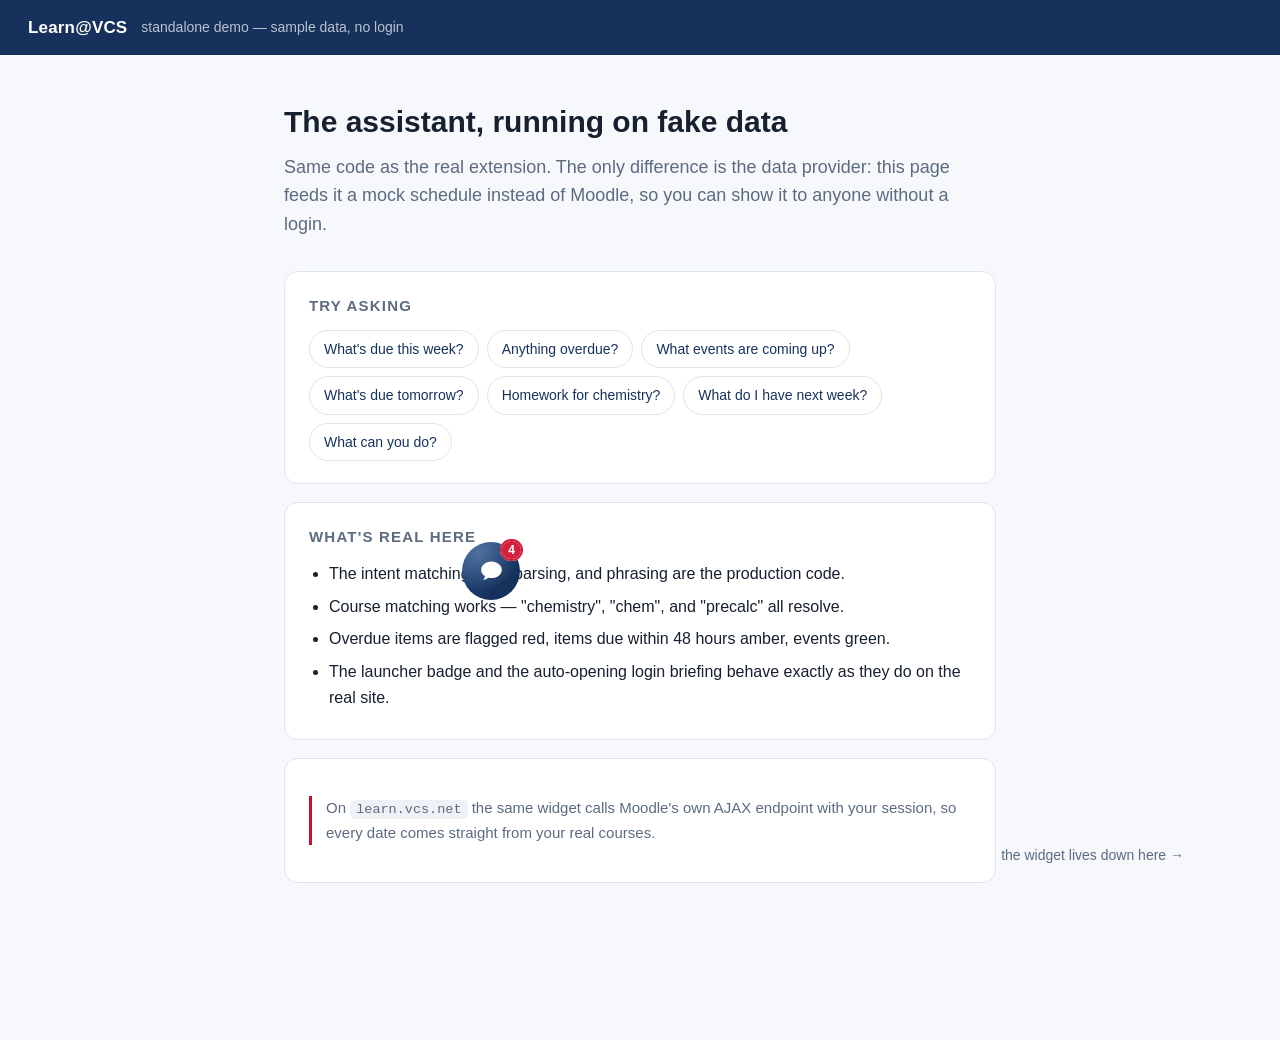
<file: demo.html>
<!DOCTYPE html>
<html lang="en">
<head>
<meta charset="utf-8">
<meta name="viewport" content="width=device-width, initial-scale=1">
<title>CoursePilot — Demo</title>
<style>
  :root {
    --brand: #16325c;
    --accent: #c8102e;
    --ink: #16202e;
    --muted: #5c6b80;
    --line: #dfe4ec;
    --bg: #f6f8fb;
  }
  * { box-sizing: border-box; }
  body {
    margin: 0;
    font: 16px/1.6 -apple-system, BlinkMacSystemFont, "Segoe UI", Roboto, Helvetica, Arial, sans-serif;
    color: var(--ink);
    background: var(--bg);
  }
  .topbar {
    background: var(--brand);
    color: #fff;
    padding: 14px 28px;
    display: flex;
    align-items: center;
    gap: 14px;
  }
  .topbar strong { font-size: 17px; letter-spacing: .01em; }
  .topbar span { opacity: .7; font-size: 14px; }
  .wrap { max-width: 760px; margin: 0 auto; padding: 48px 24px 140px; }
  h1 { font-size: 30px; line-height: 1.25; margin: 0 0 12px; }
  .lede { font-size: 18px; color: var(--muted); margin: 0 0 32px; }
  .card {
    background: #fff;
    border: 1px solid var(--line);
    border-radius: 14px;
    padding: 22px 24px;
    margin-bottom: 18px;
  }
  .card h2 { font-size: 15px; text-transform: uppercase; letter-spacing: .08em; color: var(--muted); margin: 0 0 12px; }
  ul { margin: 0; padding-left: 20px; }
  li { margin-bottom: 7px; }
  code {
    background: #eef1f6;
    padding: 2px 6px;
    border-radius: 5px;
    font-size: .9em;
    font-family: ui-monospace, SFMono-Regular, Menlo, monospace;
  }
  .try { display: flex; flex-wrap: wrap; gap: 8px; margin-top: 4px; }
  .try button {
    font: inherit;
    font-size: 14px;
    padding: 7px 14px;
    border-radius: 20px;
    border: 1px solid var(--line);
    background: #fff;
    color: var(--brand);
    cursor: pointer;
  }
  .try button:hover { background: var(--brand); color: #fff; border-color: var(--brand); }
  .note {
    border-left: 3px solid var(--accent);
    padding-left: 14px;
    color: var(--muted);
    font-size: 15px;
  }
  .arrow { position: fixed; right: 96px; bottom: 34px; color: var(--muted); font-size: 14px; }
  @media (max-width: 640px) { .arrow { display: none; } }
</style>
</head>
<body>

<div class="topbar">
  <strong>Learn@VCS</strong>
  <span>standalone demo — sample data, no login</span>
</div>

<div class="wrap">
  <h1>The assistant, running on fake data</h1>
  <p class="lede">
    Same code as the real extension. The only difference is the data provider:
    this page feeds it a mock schedule instead of Moodle, so you can show it to
    anyone without a login.
  </p>

  <div class="card">
    <h2>Try asking</h2>
    <div class="try">
      <button data-q="What's due this week?">What's due this week?</button>
      <button data-q="Anything overdue?">Anything overdue?</button>
      <button data-q="What events are coming up?">What events are coming up?</button>
      <button data-q="What's due tomorrow?">What's due tomorrow?</button>
      <button data-q="Do I have homework for chemistry?">Homework for chemistry?</button>
      <button data-q="What do I have next week?">What do I have next week?</button>
      <button data-q="What can you do?">What can you do?</button>
    </div>
  </div>

  <div class="card">
    <h2>What's real here</h2>
    <ul>
      <li>The intent matching, date parsing, and phrasing are the production code.</li>
      <li>Course matching works — "chemistry", "chem", and "precalc" all resolve.</li>
      <li>Overdue items are flagged red, items due within 48 hours amber, events green.</li>
      <li>The launcher badge and the auto-opening login briefing behave exactly as they do on the real site.</li>
    </ul>
  </div>

  <div class="card">
    <p class="note">
      On <code>learn.vcs.net</code> the same widget calls Moodle's own AJAX endpoint with
      your session, so every date comes straight from your real courses.
    </p>
  </div>
</div>

<div class="arrow">the widget lives down here →</div>

<script>
/* ==== ../src/dates.js ==== */
/**
 * dates.js — all date math for the assistant.
 *
 * Every function takes an explicit `now` so behaviour is deterministic and
 * testable. Nothing in here ever calls `new Date()` implicitly.
 */
(function (root, factory) {
  const mod = factory();
  if (typeof module === 'object' && module.exports) module.exports = mod;
  else (root.VCSBot = root.VCSBot || {}).Dates = mod;
})(typeof self !== 'undefined' ? self : this, function () {
  'use strict';

  const DAY_MS = 86400000;
  const DAY_NAMES = ['Sunday', 'Monday', 'Tuesday', 'Wednesday', 'Thursday', 'Friday', 'Saturday'];
  const RAD = Math.PI / 180;
  // Atmospheric refraction plus the sun's apparent radius: NOAA defines
  // sunrise/sunset at this centre-of-sun zenith, not at a geometric horizon.
  const SUNRISE_ZENITH = 90.833;

  function startOfDay(d) {
    const x = new Date(d);
    x.setHours(0, 0, 0, 0);
    return x;
  }

  function endOfDay(d) {
    const x = new Date(d);
    x.setHours(23, 59, 59, 999);
    return x;
  }

  function addDays(d, n) {
    const x = new Date(d);
    x.setDate(x.getDate() + n);
    return x;
  }

  /** Whole calendar days between two instants, ignoring time of day. */
  function daysBetween(a, b) {
    return Math.round((startOfDay(b) - startOfDay(a)) / DAY_MS);
  }

  function isSameDay(a, b) {
    return startOfDay(a).getTime() === startOfDay(b).getTime();
  }

  /**
   * Start of the school week (Monday) containing `d`.
   * Sunday is treated as the tail of the previous week, which matches how
   * students actually talk about "this week".
   */
  function startOfWeek(d) {
    const x = startOfDay(d);
    const dow = x.getDay(); // 0 = Sun
    const delta = dow === 0 ? -6 : 1 - dow;
    return addDays(x, delta);
  }

  function endOfWeek(d) {
    return endOfDay(addDays(startOfWeek(d), 6));
  }

  function endOfMonth(d) {
    const x = new Date(d);
    x.setMonth(x.getMonth() + 1, 0);
    x.setHours(23, 59, 59, 999);
    return x;
  }

  /** Upcoming Saturday 00:00 → Sunday 23:59. If it's already the weekend, use the current one. */
  function thisWeekend(now) {
    const dow = startOfDay(now).getDay();
    let sat;
    if (dow === 6) sat = startOfDay(now);
    else if (dow === 0) sat = addDays(startOfDay(now), -1);
    else sat = addDays(startOfDay(now), 6 - dow);
    return { from: sat, to: endOfDay(addDays(sat, 1)) };
  }

  /**
   * Approximate local sunrise and sunset using NOAA's published solar-position
   * equations. `now` supplies the calendar day explicitly; latitude and
   * longitude are decimal degrees (north/east positive). The returned Dates
   * are absolute instants, so a sunset after UTC midnight naturally lands on
   * the following UTC date.
   *
   * The browser's local calendar day is intentional. Geolocation gives a
   * place, not its IANA time zone; for the normal case — the student's device
   * is set to the place they are in — this selects the correct local solar day.
   * In the polar day/night, where one or both events do not happen, null makes
   * that absence explicit instead of inventing a time.
   */
  function getSunriseSunset(latitude, longitude, now) {
    const lat = Number(latitude);
    const lon = Number(longitude);
    const d = new Date(now);
    if (!Number.isFinite(lat) || !Number.isFinite(lon) ||
        lat < -90 || lat > 90 || lon < -180 || lon > 180 || Number.isNaN(d.getTime())) {
      return { sunrise: null, sunset: null };
    }

    // Day number is based on local Y/M/D but calculated with UTC arithmetic so
    // a daylight-saving 23- or 25-hour day cannot shift the solar formula.
    const year = d.getFullYear();
    const month = d.getMonth();
    const day = d.getDate();
    const dayOfYear = Math.round((Date.UTC(year, month, day) - Date.UTC(year, 0, 0)) / DAY_MS);
    const gamma = (2 * Math.PI / 365) * (dayOfYear - 1);

    const equationOfTime = 229.18 * (
      0.000075 + 0.001868 * Math.cos(gamma) - 0.032077 * Math.sin(gamma) -
      0.014615 * Math.cos(2 * gamma) - 0.040849 * Math.sin(2 * gamma)
    );
    const declination =
      0.006918 - 0.399912 * Math.cos(gamma) + 0.070257 * Math.sin(gamma) -
      0.006758 * Math.cos(2 * gamma) + 0.000907 * Math.sin(2 * gamma) -
      0.002697 * Math.cos(3 * gamma) + 0.00148 * Math.sin(3 * gamma);

    const latitudeRadians = lat * RAD;
    const cosHourAngle =
      (Math.cos(SUNRISE_ZENITH * RAD) /
        (Math.cos(latitudeRadians) * Math.cos(declination))) -
      Math.tan(latitudeRadians) * Math.tan(declination);

    // No sunrise/sunset during polar night/day. Avoid acos outside [-1, 1],
    // which would otherwise turn into NaN and leak into the theme scheduler.
    if (cosHourAngle < -1 || cosHourAngle > 1) return { sunrise: null, sunset: null };

    const hourAngleDegrees = Math.acos(cosHourAngle) / RAD;
    const solarNoonMinutesUtc = 720 - (4 * lon) - equationOfTime;
    const dayStartUtc = Date.UTC(year, month, day);
    return {
      sunrise: new Date(dayStartUtc + (solarNoonMinutesUtc - (4 * hourAngleDegrees)) * 60000),
      sunset: new Date(dayStartUtc + (solarNoonMinutesUtc + (4 * hourAngleDegrees)) * 60000),
    };
  }

  const TIME_FMT = { hour: 'numeric', minute: '2-digit' };

  function formatTime(d) {
    return new Date(d)
      .toLocaleTimeString('en-US', TIME_FMT)
      .replace(/\s?([AP])M/i, (_, p) => ' ' + p.toUpperCase() + 'M');
  }

  function formatDate(d) {
    return new Date(d).toLocaleDateString('en-US', { month: 'short', day: 'numeric' });
  }

  /**
   * The one canonical way this app writes a full calendar date:
   * "Monday, August 17, 2026".
   *
   * formatDate() deliberately omits the weekday and the year because it labels
   * items in a list, where the surrounding context supplies both. Answering
   * "what's the date today" needs all of it, and needs it unambiguous — which
   * is also why there is exactly one format here and no D/M/Y variant. A
   * numeric date is ambiguous across locales in precisely the situation where
   * a student asked because they wanted certainty.
   *
   * Takes an explicit date like everything else in this file, so the answer is
   * a pure function of the injected clock and testable against a fixed one.
   */
  function formatFullDate(d) {
    return new Date(d).toLocaleDateString('en-US', {
      weekday: 'long', month: 'long', day: 'numeric', year: 'numeric',
    });
  }

  /**
   * "tomorrow at 11:59 PM", "Friday at 3:00 PM", "Sep 4 at 8:00 AM".
   * Within a week we use weekday names because that is how people think.
   */
  function describeDue(due, now) {
    const diff = daysBetween(now, due);
    const time = formatTime(due);
    let day;

    if (diff === 0) day = 'today';
    else if (diff === 1) day = 'tomorrow';
    else if (diff === -1) day = 'yesterday';
    else if (diff > 1 && diff <= 6) day = DAY_NAMES[new Date(due).getDay()];
    else if (diff < -1 && diff >= -6) day = 'last ' + DAY_NAMES[new Date(due).getDay()];
    else day = formatDate(due);

    return day + ' at ' + time;
  }

  /**
   * The day part of describeDue, with no clock time: "tomorrow", "Friday",
   * "Sep 4". Calendar events have no times in the source, so printing
   * "at 12:00 AM" for them would invent precision the data never had.
   */
  function describeDay(date, now) {
    const diff = daysBetween(now, date);
    if (diff === 0) return 'today';
    if (diff === 1) return 'tomorrow';
    if (diff === -1) return 'yesterday';
    if (diff > 1 && diff <= 6) return DAY_NAMES[new Date(date).getDay()];
    if (diff < -1 && diff >= -6) return 'last ' + DAY_NAMES[new Date(date).getDay()];
    return formatDate(date);
  }

  /**
   * "Nov 25–29", or "tomorrow through Friday" when it is close enough to name
   * the days. A multi-day event read out as five separate dates is noise.
   */
  function describeSpan(start, end, now) {
    if (!end || isSameDay(start, end)) return describeDay(start, now);
    const from = describeDay(start, now);
    const to = describeDay(end, now);
    // Same month and both far enough out to be printed as dates: "Nov 25–29".
    const a = new Date(start);
    const b = new Date(end);
    if (from === formatDate(a) && to === formatDate(b) && a.getMonth() === b.getMonth()) {
      return formatDate(a) + '–' + b.getDate();
    }
    return from + ' through ' + to;
  }

  /** Short urgency tag used in list rows: "2d", "today", "3d late". */
  function urgency(due, now) {
    const diff = daysBetween(now, due);
    if (diff < 0) return Math.abs(diff) + 'd late';
    if (diff === 0) return 'today';
    if (diff === 1) return 'tomorrow';
    return diff + 'd';
  }

  return {
    DAY_MS,
    DAY_NAMES,
    startOfDay,
    endOfDay,
    addDays,
    daysBetween,
    isSameDay,
    startOfWeek,
    endOfWeek,
    endOfMonth,
    thisWeekend,
    getSunriseSunset,
    formatTime,
    formatDate,
    formatFullDate,
    describeDue,
    describeDay,
    describeSpan,
    urgency,
  };
});

</script>
<script>
/* ==== ../src/normalize.js ==== */
/**
 * normalize.js — turns raw Moodle payloads into one clean internal shape.
 *
 * Everything downstream (intent matching, formatting, the UI) speaks only this
 * shape. That is the seam that lets us swap the data source later — a Google
 * Sheet, a real web-service token, a cached server — without touching the bot.
 *
 * Item = {
 *   id, title, course, courseId, courseUrl,
 *   kind: 'assignment' | 'quiz' | 'test' | 'event',
 *   due: Date, url, done: boolean, description: string
 * }
 */
(function (root, factory) {
  const mod = factory();
  if (typeof module === 'object' && module.exports) module.exports = mod;
  else (root.VCSBot = root.VCSBot || {}).Normalize = mod;
})(typeof self !== 'undefined' ? self : this, function () {
  'use strict';

  const ASSIGNMENT_MODULES = ['assign', 'assignment', 'turnitintooltwo', 'workshop'];
  const QUIZ_MODULES = ['quiz', 'lesson', 'scorm'];

  /** Work the student owes, as opposed to calendar events. */
  const WORK_KINDS = ['assignment', 'quiz', 'test'];
  /** The graded-assessment subset of WORK_KINDS. */
  const ASSESSMENT_KINDS = ['quiz', 'test'];

  /**
   * `finals` (plural) and "final exam" are assessments; a bare "final" is not —
   * "Final Project Proposal" is written work, and matching it here would tell a
   * student they have a test when they have an essay.
   */
  const TEST_TITLE = /\b(?:tests?|exams?|midterms?|finals)\b|\bfinal\s+(?:exam|test)\b/i;
  const QUIZ_TITLE = /\b(?:quiz|quizzes)\b/i;

  /**
   * Test or quiz, read from the title.
   *
   * Moodle cannot answer this: at VCS neither tests nor quizzes are quiz
   * activities — both are prose in a lesson-plan Book (docs/VCS-DATA-MODEL.md),
   * so the title is the only signal there is. Exported because the prose
   * extractor will need exactly this decision, and it should not grow a second
   * copy of these patterns.
   *
   * Returns null when the title says nothing either way, so callers choose
   * their own default rather than being handed a guess.
   *
   * A title naming both ("Unit 3 Test — Quiz Review") resolves to `test`:
   * under-preparing for a real test costs more than over-preparing for a quiz.
   */
  function classifyAssessment(title) {
    const t = String(title || '');
    if (TEST_TITLE.test(t)) return 'test';
    if (QUIZ_TITLE.test(t)) return 'quiz';
    return null;
  }

  function classify(raw) {
    const mod = (raw.modulename || '').toLowerCase();
    if (ASSIGNMENT_MODULES.indexOf(mod) !== -1) return 'assignment';
    if (QUIZ_MODULES.indexOf(mod) !== -1) {
      // Refine only within assessments. A title is not enough to promote an
      // *assignment* to a test — "Test corrections" is homework — and a
      // school-wide calendar entry called "Final Exams" is an event, not
      // something this student owes.
      return classifyAssessment(raw.activityname || raw.name) || 'quiz';
    }
    if (mod) return 'assignment'; // any other activity module with a due date
    return 'event';
  }

  /**
   * Moodle sends `timestart` as unix *seconds*. Everything downstream assumes
   * `due` is a valid Date, and an Invalid Date propagates silently — it formats
   * as "Invalid Date" in the UI and compares false against every range check.
   *
   * So we validate rather than convert. A value we can't vouch for produces
   * null, and the caller drops the whole item: showing a student one fewer
   * assignment is recoverable, showing them a wrong due date is not.
   *
   * Numeric strings are accepted — Moodle's JSON has returned both. Anything
   * outside a plausible calendar window is rejected rather than rescaled,
   * because guessing the units is exactly the way you invent a wrong date:
   * milliseconds read as seconds would land in the year 55000, and seconds read
   * as milliseconds in 1970. Neither is a date we should show.
   */
  const MIN_PLAUSIBLE_SECONDS = 946684800; // 2000-01-01
  const MAX_PLAUSIBLE_SECONDS = 4102444800; // 2100-01-01

  function toDueDate(value) {
    if (typeof value !== 'number' && typeof value !== 'string') return null;
    if (typeof value === 'string' && value.trim() === '') return null;

    const seconds = Number(value);
    if (!Number.isFinite(seconds)) return null;
    if (seconds < MIN_PLAUSIBLE_SECONDS || seconds > MAX_PLAUSIBLE_SECONDS) return null;

    const date = new Date(seconds * 1000);
    return Number.isNaN(date.getTime()) ? null : date;
  }

  function stripHtml(html) {
    if (!html) return '';
    return String(html)
      .replace(/<br\s*\/?>/gi, ' ')
      .replace(/<[^>]+>/g, '')
      .replace(/&nbsp;/g, ' ')
      .replace(/&amp;/g, '&')
      .replace(/&lt;/g, '<')
      .replace(/&gt;/g, '>')
      .replace(/&#39;/g, "'")
      .replace(/&quot;/g, '"')
      .replace(/\s+/g, ' ')
      .trim();
  }

  /**
   * Moodle removes an action event from the timeline once you submit, so a
   * present-but-not-actionable item is a strong "already handed in" signal.
   * We treat it as advisory only and never claim something is done that the
   * student might still owe — see the `done` handling in responder.js.
   */
  function isDone(raw) {
    if (raw.action && raw.action.actionable === false) return true;
    if (raw.actionable === false) return true;
    return false;
  }

  function normalizeEvent(raw) {
    if (!raw) return null;
    const due = toDueDate(raw.timestart);
    if (!due) return null;
    const course = raw.course || {};
    return {
      id: String(raw.id),
      title: raw.activityname || raw.name || 'Untitled',
      course: course.fullname || course.shortname || raw.coursename || 'School-wide',
      courseId: course.id != null ? Number(course.id) : null,
      courseUrl: course.viewurl || null,
      kind: classify(raw),
      due: due,
      url: (raw.action && raw.action.url) || raw.url || raw.viewurl || null,
      done: isDone(raw),
      description: stripHtml(raw.description),
    };
  }

  function normalizeEvents(rawList) {
    return (rawList || [])
      .map(normalizeEvent)
      .filter(Boolean)
      .sort((a, b) => a.due - b.due);
  }

  function normalizeCourse(raw) {
    return {
      id: Number(raw.id),
      name: raw.fullname || raw.displayname || raw.shortname || '',
      shortname: raw.shortname || '',
      url: raw.viewurl || null,
    };
  }

  function normalizeCourses(rawList) {
    return (rawList || []).map(normalizeCourse).filter((c) => c.name);
  }

  /** Merge sources, drop duplicates (calendar + timeline overlap on assignments). */
  function mergeItems() {
    const seen = new Set();
    const out = [];
    for (let i = 0; i < arguments.length; i++) {
      for (const item of arguments[i] || []) {
        const key = item.kind + '|' + item.id + '|' + item.due.getTime();
        const softKey = item.title.toLowerCase() + '|' + item.due.getTime();
        if (seen.has(key) || seen.has(softKey)) continue;
        seen.add(key);
        seen.add(softKey);
        out.push(item);
      }
    }
    return out.sort((a, b) => a.due - b.due);
  }

  return {
    classify,
    classifyAssessment,
    toDueDate,
    WORK_KINDS,
    ASSESSMENT_KINDS,
    stripHtml,
    normalizeEvent,
    normalizeEvents,
    normalizeCourse,
    normalizeCourses,
    mergeItems,
  };
});

</script>
<script>
/* ==== ../src/nlu.js ==== */
/**
 * nlu.js — deterministic intent + slot extraction. No model, no network.
 *
 * Design rule: this layer NEVER invents a fact. It only decides
 *   (a) what the student is asking about   → intent
 *   (b) over what time range               → window
 *   (c) about which course, if any         → course
 * The actual dates come from Moodle and are formatted by responder.js. That
 * separation is why the bot cannot state a wrong due date.
 *
 * When we later add an LLM (see docs/ROADMAP.md, phase 4), it slots in as a
 * fallback for `unknown` only — the confident paths stay rule-based.
 */
(function (root, factory) {
  const mod = factory(
    typeof module === 'object' && module.exports ? require('./dates.js') : (root.VCSBot || {}).Dates
  );
  if (typeof module === 'object' && module.exports) module.exports = mod;
  else (root.VCSBot = root.VCSBot || {}).Nlu = mod;
})(typeof self !== 'undefined' ? self : this, function (D) {
  'use strict';

  // ---------------------------------------------------------------- lexicon

  const ASSIGNMENT_WORDS = [
    'assignment', 'assignments', 'homework', 'hw', 'due', 'deadline', 'deadlines',
    'project', 'projects', 'essay', 'essays', 'paper', 'papers', 'lab', 'labs',
    'quiz', 'quizzes', 'test', 'tests', 'exam', 'exams', 'midterm', 'midterms',
    'final', 'finals', 'assessment', 'assessments',
    'submit', 'turn in', 'turnin', 'hand in', 'worksheet', 'reading', 'problem set', 'pset',
  ];

  /**
   * KIND FILTER vocabulary.
   *
   * ASSIGNMENT_WORDS above decides the *intent* ("this is a work question").
   * These two lists decide the *scope* within that intent, and they are a
   * separate slot for the same reason `window` and `course` are: "what tests
   * do I have" and "what homework do I have" are the same question asked over
   * different subsets, not two different questions.
   *
   * Words that appear in ASSIGNMENT_WORDS but in neither list below — `due`,
   * `deadline`, `submit`, `turn in` — are deliberately neutral. They mark the
   * intent without narrowing the scope, which is what makes "what's due this
   * week" return everything.
   *
   * `noun` is what the answer calls the thing, so the reply echoes the word the
   * student actually used: ask about tests and you get "2 tests", not
   * "2 assignments".
   */
  /** Every work kind, and the graded-assessment subset of it. */
  const WORK_KINDS = ['assignment', 'quiz', 'test'];
  const ASSESSMENT_KINDS = ['quiz', 'test'];

  // A term maps words the student might type to the Item kinds it selects and
  // the noun the answer should use. `kinds` is what makes "test" and "quiz"
  // genuinely different questions rather than two spellings of one.
  //
  // A bare "final" is deliberately absent: "final project" is written work, and
  // treating it as an assessment would answer the wrong question. "finals" and
  // "final exam" are unambiguous, so those are matched.
  const TEST_TERMS = [
    { words: ['test', 'tests'], noun: ['test', 'tests'], kinds: ['test'] },
    { words: ['exam', 'exams'], noun: ['exam', 'exams'], kinds: ['test'] },
    { words: ['midterm', 'midterms'], noun: ['midterm', 'midterms'], kinds: ['test'] },
    { words: ['finals', 'final exam', 'final exams'], noun: ['final', 'finals'], kinds: ['test'] },
  ];

  const QUIZ_TERMS = [
    { words: ['quiz', 'quizzes'], noun: ['quiz', 'quizzes'], kinds: ['quiz'] },
  ];

  /** Umbrella words that ask for both halves of the assessment family. */
  const ASSESSMENT_TERMS = [
    { words: ['assessment', 'assessments'], noun: ['assessment', 'assessments'], kinds: ASSESSMENT_KINDS },
  ];

  const WRITTEN_TERMS = [
    // "homework" and "hw" are mass nouns — you cannot have "3 homeworks", so
    // they answer in terms of assignments.
    { words: ['homework', 'hw'], noun: ['assignment', 'assignments'], kinds: ['assignment'] },
    { words: ['assignment', 'assignments'], noun: ['assignment', 'assignments'], kinds: ['assignment'] },
    { words: ['essay', 'essays'], noun: ['essay', 'essays'], kinds: ['assignment'] },
    { words: ['paper', 'papers'], noun: ['paper', 'papers'], kinds: ['assignment'] },
    { words: ['project', 'projects'], noun: ['project', 'projects'], kinds: ['assignment'] },
    { words: ['lab', 'labs'], noun: ['lab', 'labs'], kinds: ['assignment'] },
    { words: ['worksheet', 'worksheets'], noun: ['worksheet', 'worksheets'], kinds: ['assignment'] },
    { words: ['reading', 'readings'], noun: ['reading', 'readings'], kinds: ['assignment'] },
    { words: ['problem set', 'problem sets', 'pset', 'psets'], noun: ['problem set', 'problem sets'], kinds: ['assignment'] },
  ];

  const KIND_TERMS = TEST_TERMS.concat(QUIZ_TERMS, ASSESSMENT_TERMS, WRITTEN_TERMS);

  /** What each kind is called when the student did not supply a word. */
  const KIND_NOUN = {
    assignment: ['assignment', 'assignments'],
    quiz: ['quiz', 'quizzes'],
    test: ['test', 'tests'],
  };

  // When several different nouns are named at once ("quizzes or tests"), fall
  // back to the umbrella term rather than picking one and being wrong about
  // the others.
  const ASSESSMENT_FALLBACK = ['assessment', 'assessments'];
  const WRITTEN_FALLBACK = ['assignment', 'assignments'];

  const EVENT_WORDS = [
    'event', 'events', 'activity', 'activities', 'happening', 'going on',
    'rally', 'rallies', 'dance', 'dances', 'game', 'games', 'concert', 'concerts',
    'assembly', 'assemblies', 'spirit week', 'field trip', 'fundraiser',
    'holiday', 'holidays', 'break', 'no school', 'day off', 'days off', 'performance', 'tryout',
    'practice', 'meeting', 'club', 'sports', 'chapel',
  ];

  const OVERDUE_WORDS = [
    'overdue', 'over due', 'late', 'missing', 'missed', 'past due', 'behind',
    'forgot', 'forget', 'catch up on', 'still owe', 'owe',
  ];

  const AGENDA_WORDS = [
    "what's coming up", 'whats coming up', 'coming up', 'what do i have',
    'what do i got', 'anything', 'what is going on', 'agenda', 'schedule',
    'catch me up', 'brief me', 'summary', 'update me',
  ];

  const GREETING_WORDS = ['hi', 'hey', 'hello', 'yo', 'sup', 'good morning', 'good afternoon', 'good evening'];
  const THANKS_WORDS = ['thanks', 'thank you', 'thx', 'ty', 'appreciate it'];
  const HELP_WORDS = ['help', 'what can you do', 'commands', 'how do you work', 'what are you', 'options'];

  /** Data the student might ask whether we can reach — not assignment/event asks. */
  const CAPABILITY_DATA_NOUNS = [
    'schedule', 'grades', 'grade', 'class', 'classes', 'email', 'emails', 'mail',
    'powerschool', 'power school', 'moodle', 'calendar', 'gpa', 'transcript',
    'attendance', 'password', 'account', 'messages', 'inbox', 'access', 'connected',
  ];

  // Common student shorthand → the words that actually appear in course titles.
  const COURSE_ALIASES = {
    math: ['mathematics', 'algebra', 'geometry', 'calculus', 'precalculus', 'statistics'],
    chem: ['chemistry'],
    bio: ['biology'],
    physics: ['physics'],
    hist: ['history'],
    eng: ['english', 'literature'],
    lit: ['literature', 'english'],
    cs: ['computer', 'science', 'programming'],
    compsci: ['computer', 'science'],
    pe: ['physical', 'education'],
    span: ['spanish'],
    calc: ['calculus'],
    trig: ['trigonometry'],
    gov: ['government'],
    econ: ['economics'],
    psych: ['psychology'],
    apush: ['us', 'history'],
    bible: ['bible', 'theology'],
  };

  const STOPWORDS = new Set([
    'the', 'a', 'an', 'my', 'me', 'i', 'is', 'are', 'do', 'does', 'have', 'has',
    'what', 'whats', 'when', 'which', 'any', 'for', 'in', 'on', 'at', 'of', 'to',
    'and', 'or', 'class', 'course', 'am', 'was', 'were', 'be', 'this', 'that',
    'got', 'get', 'due', 'up', 'coming', 'next', 'week', 'day', 'today', 'tomorrow',
    'ap', 'honors', 'h', 'p', 'period', 'sem', 'semester', '1', '2', 'i', 'ii',
  ]);

  // ---------------------------------------------------------------- helpers

  function clean(text) {
    return String(text || '')
      .toLowerCase()
      .replace(/[’']/g, "'")
      .replace(/[^a-z0-9'\s]/g, ' ')
      .replace(/\s+/g, ' ')
      .trim();
  }

  function wordRe(phrase) {
    return new RegExp('(^|\\s)' + phrase.replace(/[.*+?^${}()|[\]\\]/g, '\\$&') + '(\\s|$)');
  }

  function containsAny(text, phrases) {
    for (const p of phrases) {
      if (wordRe(p).test(text)) return p;
    }
    return null;
  }

  /** Every term group in `terms` that the text mentions. */
  function matchTerms(text, terms) {
    return terms.filter((term) => term.words.some((w) => wordRe(w).test(text)));
  }

  // ------------------------------------------------------------ typo repair

  /**
   * One missing letter used to produce a confidently wrong answer: "what
   * quizes coming up" matched nothing, so no kind filter was set and the bot
   * cheerfully returned everything. A near-miss has to be repaired or refused,
   * never silently ignored.
   *
   * Repair happens once, on the cleaned text, before any extractor runs — so
   * intent, window, course and kind all see the corrected string and none of
   * them needs to know this exists.
   */
  const FUZZY_MIN_LENGTH = 4;

  /** Longer words tolerate more damage; short ones are mostly collisions. */
  function maxFuzzyDistance(len) {
    if (len <= 3) return 0;
    if (len <= 5) return 1;
    return 2;
  }

  /**
   * Ordinary English words that sit inside the edit-distance threshold of a
   * lexicon term. Every one was found by scanning the lexicon against
   * /usr/share/dict/words, not by guessing, and each would change the meaning
   * of a question rather than merely inflecting it:
   *
   *   later -> late      "what's due later" would become an overdue question
   *   really -> rally    "what's really due" would become an events question
   *   even -> event      distance 1, and among the commonest words in English
   *   text -> test       distance 1
   *   summer -> summary  "due this summer" would become an agenda question
   *   match -> math      "any matches this week" would scope to a math course
   *   turned -> turnin   "I turned it in" would become an assignments question
   *
   * Inflections are deliberately absent: "thank" -> "thanks" and "test" ->
   * "tests" land on the same concept, so blocking them would buy nothing.
   */
  const FUZZY_EXCLUSIONS = new Set([
    'agency', 'beyond', 'bread', 'call', 'calm', 'chef', 'clue', 'concern', 'dancer',
    'danger', 'even', 'evens', 'finale', 'finally', 'forced', 'forest', 'format',
    'formed', 'former', 'hint', 'host', 'later', 'match', 'monkey', 'monthly', 'mouth',
    'myth', 'product', 'protect', 'racing', 'rating', 'really', 'scan', 'spin', 'subway',
    'summer', 'summit', 'tent', 'text', 'trim', 'trio', 'trip', 'turned', 'weak',
  ]);

  /** Time words live in regexes rather than a list, so they are named here. */
  const WINDOW_WORDS = [
    'today', 'tonight', 'tomorrow', 'weekend', 'week', 'weeks', 'month', 'months',
    'monday', 'tuesday', 'wednesday', 'thursday', 'friday', 'saturday', 'sunday',
  ];

  function levenshtein(a, b) {
    let prev = new Array(b.length + 1);
    for (let j = 0; j <= b.length; j++) prev[j] = j;
    for (let i = 1; i <= a.length; i++) {
      const cur = [i];
      for (let j = 1; j <= b.length; j++) {
        cur[j] = Math.min(
          prev[j] + 1,
          cur[j - 1] + 1,
          prev[j - 1] + (a.charCodeAt(i - 1) === b.charCodeAt(j - 1) ? 0 : 1)
        );
      }
      prev = cur;
    }
    return prev[b.length];
  }

  const STATIC_FUZZY_VOCAB = (function () {
    const set = new Set();
    const add = (w) => {
      if (w && w.indexOf(' ') === -1 && w.length >= FUZZY_MIN_LENGTH) set.add(w);
    };
    [ASSIGNMENT_WORDS, EVENT_WORDS, OVERDUE_WORDS, AGENDA_WORDS, GREETING_WORDS, THANKS_WORDS, HELP_WORDS, CAPABILITY_DATA_NOUNS]
      .forEach((list) => list.forEach(add));
    KIND_TERMS.forEach((term) => term.words.forEach(add));
    Object.keys(COURSE_ALIASES).forEach((key) => {
      add(key);
      COURSE_ALIASES[key].forEach(add);
    });
    WINDOW_WORDS.forEach(add);
    return set;
  })();

  let vocabCacheKey = null;
  let vocabCacheValue = null;

  /** Static lexicon plus the words that appear in this student's course names. */
  function fuzzyVocabulary(courses) {
    if (!courses || !courses.length) return STATIC_FUZZY_VOCAB;
    if (vocabCacheKey === courses) return vocabCacheValue;
    const set = new Set(STATIC_FUZZY_VOCAB);
    for (const course of courses) {
      for (const tok of clean(course.name + ' ' + (course.shortname || '')).split(' ')) {
        if (tok.length >= FUZZY_MIN_LENGTH) set.add(tok);
      }
    }
    vocabCacheKey = courses;
    vocabCacheValue = set;
    return set;
  }

  /**
   * The nearest lexicon word, or the token unchanged.
   *
   * Guards, in the order they reject most cheaply: too short to be worth
   * guessing at, already a real lexicon word, a common English word that only
   * looks like one, a different first letter (typos rarely land on the first
   * character), too big a length gap. A tie between two different candidates
   * is refused outright — a coin flip here is exactly the confidently wrong
   * answer this is meant to prevent.
   */
  function correctToken(token, vocab) {
    if (token.length < FUZZY_MIN_LENGTH) return token;
    if (vocab.has(token)) return token;
    if (FUZZY_EXCLUSIONS.has(token)) return token;

    let best = null;
    let bestDistance = Infinity;
    let ambiguous = false;

    for (const candidate of vocab) {
      if (candidate.charCodeAt(0) !== token.charCodeAt(0)) continue;
      if (Math.abs(candidate.length - token.length) > 2) continue;

      const limit = maxFuzzyDistance(Math.min(token.length, candidate.length));
      const distance = levenshtein(token, candidate);
      if (distance > limit) continue;

      if (distance < bestDistance) {
        bestDistance = distance;
        best = candidate;
        ambiguous = false;
      } else if (distance === bestDistance && candidate !== best) {
        ambiguous = true;
      }
    }

    if (!best || ambiguous) return token;
    return best;
  }

  /** Clean, then repair every token. Silent by design — no "did you mean". */
  function correct(text, courses) {
    const vocab = fuzzyVocabulary(courses);
    return clean(text)
      .split(' ')
      .map((tok) => (tok ? correctToken(tok, vocab) : tok))
      .join(' ');
  }

  // ------------------------------------------------------------ time window

  const DEFAULT_WINDOW_DAYS = 14;

  /**
   * Extract a time range from the query. Returns
   * `{from, to, label, explicit}` — `explicit:false` means we fell back to the
   * default two-week horizon and the UI should say so rather than implying the
   * student asked for it.
   */
  function extractWindow(text, now) {
    const t = clean(text);
    const today = D.startOfDay(now);

    const mk = (from, to, label) => ({ from, to, label, explicit: true });

    if (/\btoday\b/.test(t)) return mk(today, D.endOfDay(now), 'today');
    if (/\btonight\b/.test(t)) return mk(new Date(now), D.endOfDay(now), 'tonight');
    if (/\btomorrow\b|\btmrw?\b/.test(t)) {
      const d = D.addDays(today, 1);
      return mk(d, D.endOfDay(d), 'tomorrow');
    }
    if (/\b(this )?weekend\b/.test(t)) {
      const w = D.thisWeekend(now);
      return mk(w.from, w.to, 'this weekend');
    }
    if (/\bnext week\b/.test(t)) {
      const from = D.addDays(D.startOfWeek(now), 7);
      return mk(from, D.endOfDay(D.addDays(from, 6)), 'next week');
    }
    if (/\bthis week\b|\brest of (the )?week\b/.test(t)) {
      // On a Sunday, "this week" means the school week that starts tomorrow —
      // nobody asking on Sunday night wants a window that closes in two hours.
      const end = today.getDay() === 0 ? D.endOfWeek(D.addDays(today, 1)) : D.endOfWeek(now);
      return mk(new Date(now), end, 'this week');
    }
    if (/\bnext month\b/.test(t)) {
      const from = new Date(now.getFullYear(), now.getMonth() + 1, 1);
      return mk(from, D.endOfMonth(from), 'next month');
    }
    if (/\bthis month\b|\brest of (the )?month\b/.test(t)) {
      return mk(new Date(now), D.endOfMonth(now), 'this month');
    }

    // "next 3 days", "in 10 days", "next 2 weeks"
    const num = /\b(?:next|in|within|coming)\s+(\d{1,2})\s+(day|days|week|weeks)\b/.exec(t);
    if (num) {
      const n = parseInt(num[1], 10);
      const days = num[2].startsWith('week') ? n * 7 : n;
      return mk(new Date(now), D.endOfDay(D.addDays(today, days)), 'the next ' + n + ' ' + num[2]);
    }

    // Bare weekday: "what's due friday"
    const dayIdx = D.DAY_NAMES.findIndex((d) => new RegExp('\\b' + d.toLowerCase() + '\\b').test(t));
    if (dayIdx !== -1) {
      let delta = (dayIdx - today.getDay() + 7) % 7;
      if (delta === 0) delta = 7; // "friday" said on a Friday means next Friday
      const d = D.addDays(today, delta);
      return mk(d, D.endOfDay(d), D.DAY_NAMES[dayIdx]);
    }

    return {
      from: new Date(now),
      to: D.endOfDay(D.addDays(today, DEFAULT_WINDOW_DAYS)),
      label: 'the next two weeks',
      explicit: false,
    };
  }

  // ---------------------------------------------------------------- courses

  function courseTokens(course) {
    const words = clean(course.name + ' ' + (course.shortname || '')).split(' ');
    return words.filter((w) => w.length >= 3 && !STOPWORDS.has(w));
  }

  /**
   * Best-effort course match. Requires a real token overlap, so a question with
   * no course in it returns null rather than guessing.
   */
  function extractCourse(text, courses) {
    if (!courses || !courses.length) return null;
    const t = clean(text);
    const queryWords = t.split(' ').filter(Boolean);

    // Expand shorthand the student typed into the words a title would use.
    const expanded = new Set(queryWords);
    for (const w of queryWords) {
      if (COURSE_ALIASES[w]) COURSE_ALIASES[w].forEach((x) => expanded.add(x));
    }

    let best = null;
    let bestScore = 0;
    for (const course of courses) {
      const tokens = courseTokens(course);
      if (!tokens.length) continue;
      let score = 0;
      for (const tok of tokens) {
        if (expanded.has(tok)) score += 2;
        else if (t.indexOf(tok) !== -1) score += 1;
      }
      // Exact shortname mention is decisive.
      const sn = clean(course.shortname || '');
      if (sn && sn.length >= 3 && t.indexOf(sn) !== -1) score += 4;

      if (score > bestScore) {
        bestScore = score;
        best = course;
      }
    }
    return bestScore >= 2 ? best : null;
  }

  // ------------------------------------------------------------ kind filter

  /**
   * Which kinds of work is the student asking about?
   *
   * Returns `{list, noun, nouns, explicit, narrowed}`:
   *   list      — Item kinds to keep, in WORK_KINDS order
   *   noun      — [singular, plural] for a one-line summary
   *   nouns     — per-kind nouns, so a multi-kind answer can break the count
   *               down instead of filing everything under one word
   *   explicit  — the student named a scope at all
   *   narrowed  — the scope is a strict subset of the work kinds, so an empty
   *               result should say what they *do* have
   */
  function extractKinds(text) {
    const t = clean(text);
    const matched = matchTerms(t, KIND_TERMS);

    const nouns = {
      assignment: KIND_NOUN.assignment.slice(),
      quiz: KIND_NOUN.quiz.slice(),
      test: KIND_NOUN.test.slice(),
    };

    const selected = new Set();
    for (const term of matched) {
      for (const k of term.kinds) selected.add(k);
      // Only a term that names exactly one kind gets to rename it. "assessments"
      // selects quizzes and tests but must not make both of them read
      // "assessment" in a breakdown.
      if (term.kinds.length === 1) nouns[term.kinds[0]] = term.noun.slice();
    }

    if (!selected.size) {
      return {
        list: WORK_KINDS.slice(),
        noun: WRITTEN_FALLBACK.slice(),
        nouns,
        explicit: false,
        narrowed: false,
      };
    }

    const list = WORK_KINDS.filter((k) => selected.has(k));

    // The summary noun: the student's own word when every matched term agrees,
    // otherwise an umbrella broad enough to cover everything selected.
    let noun;
    const first = matched[0].noun;
    if (matched.every((m) => m.noun[0] === first[0])) noun = first.slice();
    else if (list.every((k) => ASSESSMENT_KINDS.indexOf(k) !== -1)) noun = ASSESSMENT_FALLBACK.slice();
    else noun = WRITTEN_FALLBACK.slice();

    return {
      list,
      noun,
      nouns,
      explicit: true,
      narrowed: list.length < WORK_KINDS.length,
    };
  }

  // ---------------------------------------------------------------- intents

  /**
   * Whether the student is asking what the bot can access, not asking for data.
   * Checked after work/event intents so "can you show me what's due" stays a
   * request, and before agenda so "schedule" does not hijack capability asks.
   */
  function isCapabilityQuestion(text) {
    const t = clean(text);
    if (!t) return false;

    // "can you show me …" is a request for data, not a question about abilities.
    if (/\b(can you|could you|will you|would you)\s+(show|tell|give|list|find|get|fetch|pull up|look up)\b/.test(t)) {
      return false;
    }

    const asksAboutAccess =
      /\bwhat can you (access|see|read|get)\b/.test(t) ||
      /\bwhat do you have access\b/.test(t) ||
      /\bare you connected\b/.test(t) ||
      /\bdo you have access\b/.test(t) ||
      /\bdo you know my\b/.test(t) ||
      /\b(can you|could you) (access|see|read|get|check)\b/.test(t);

    if (!asksAboutAccess) return false;

    if (/\bwhat can you (access|see|read|get)\b/.test(t)) return true;
    if (/\bwhat do you have access\b/.test(t)) return true;
    if (/\bdo you have access\b/.test(t)) return true;

    return Boolean(containsAny(t, CAPABILITY_DATA_NOUNS));
  }

  /**
   * Whether the student is asking which classes they are enrolled in.
   *
   * Deliberately phrase-based rather than a bare word list: "class" and
   * "course" are far too common in ordinary requests ("what's due in my
   * chemistry class", "any homework for my classes") to be a signal on their
   * own. Every pattern here needs an interrogative or an explicit "list",
   * so a course word merely mentioned in passing never triggers it.
   *
   * Checked after the work/event intents so "any homework for my classes"
   * stays an assignments question, and after capability so "can you see my
   * classes" stays a question about access rather than a request for the list.
   */
  function isCourseListQuestion(text) {
    const t = clean(text);
    if (!t) return false;

    const SUBJECT = '(classes|courses|subjects|teachers|instructors)';

    return (
      // "what classes do i have", "which courses am i in", "what are my classes"
      new RegExp('\\b(what|which)\\s+(are\\s+)?(my\\s+)?' + SUBJECT + '\\b').test(t) ||
      // "list my classes", "show my courses"
      new RegExp('\\b(list|show)\\s+(me\\s+)?(all\\s+)?(my|the)\\s+' + SUBJECT + '\\b').test(t) ||
      // "what am i enrolled in", "what am i taking"
      /\bwhat am i (enrolled|taking|signed up|registered)\b/.test(t) ||
      // "who are my teachers"
      /\bwho (are|is) my (teacher|teachers|instructor|instructors)\b/.test(t) ||
      // "what classes am i in" is covered above, but "am i in" alone is not
      new RegExp('\\b' + SUBJECT + '\\s+am i (in|taking|enrolled)\\b').test(t)
    );
  }

  /**
   * Whether the student is asking what the calendar date is, rather than what
   * is due on it.
   *
   * This exists because of a real bug: "give me exact date of today" used to
   * fall all the way through extractIntent() to the bare-time-reference
   * fallback at the bottom, which treats the mere presence of "today" as an
   * agenda request. The student got "Today looks clear — no assignments and no
   * events", the empty-result message for a due-work lookup, in answer to a
   * question about the date. `date` appears in no other lexicon, so "today"
   * was the only word the classifier could see.
   *
   * Checked after the work, event, capability and course intents so a real
   * lookup always wins: "what date is my essay due" is an assignments question
   * (`due`/`essay`), and "what's the date of the next game" is an events one
   * (`game`). Both return before this is reached.
   *
   * Every pattern needs an explicit "date" or "what day", so a bare time word
   * on its own never triggers it — "what do I have today" stays an agenda ask.
   */
  function isDateQuestion(text) {
    const t = clean(text);
    if (!t) return false;

    return (
      // "what's the date", "what date is it", "give me the exact date"
      /\b(what|whats|which)\s*('?s)?\s*(is|was|are)?\s*(the\s+)?(exact\s+)?date\b/.test(t) ||
      /\bexact date\b/.test(t) ||
      // "today's date", "date of today", "date for tomorrow"
      /\b(today|yesterday|tomorrow)'?s?\s+date\b/.test(t) ||
      /\bdate\s+(of|for)\s+(today|yesterday|tomorrow)\b/.test(t) ||
      // "what day is it", "what day was yesterday"
      /\bwhat\s+day\s+(is|was|it|does|of)\b/.test(t) ||
      /\bwhat\s+day\s+(is|was)\s+(it|today|yesterday|tomorrow)\b/.test(t)
    );
  }

  /**
   * Whether this names a particular club or activity rather than asking about
   * clubs/activities as a category. Those words are useful event vocabulary
   * for "any club events?", but treating either as sufficient for "check math
   * club info" sends an unrelated school-calendar list in response to a
   * request for an untracked entity.
   *
   * A named club or activity has one non-filler word immediately before its
   * singular noun. That deliberately leaves generic questions such as "club
   * events" and "what club meetings are coming up" on the events path.
   */
  function isSpecificUntrackedEntityQuestion(text) {
    const t = clean(text);
    const match = /(?:^|\s)([a-z0-9]+)\s+(club|activity)\b/.exec(t);
    if (!match) return false;

    const filler = new Set([
      'a', 'an', 'any', 'check', 'find', 'for', 'get', 'info', 'information',
      'my', 'on', 'show', 'the', 'what', 'which', 'your',
    ]);
    return !filler.has(match[1]);
  }

  /**
   * Which day a date question is about, as an offset from `now` in days.
   *
   * Only today / yesterday / tomorrow, which is the whole scope of this intent.
   * Anything else defaults to today rather than guessing — "what was the date
   * last Tuesday" answers about today instead of inventing a Tuesday, which is
   * a visibly incomplete answer rather than a quietly wrong one.
   */
  function extractDateRef(text) {
    const t = clean(text);
    if (/\byesterday\b/.test(t)) return { offset: -1, label: 'yesterday' };
    if (/\btomorrow\b|\btmrw?\b/.test(t)) return { offset: 1, label: 'tomorrow' };
    return { offset: 0, label: 'today' };
  }

  function extractIntent(text) {
    const t = clean(text);
    if (!t) return 'unknown';

    if (containsAny(t, OVERDUE_WORDS)) return 'overdue';

    const hasAssignment = Boolean(containsAny(t, ASSIGNMENT_WORDS));
    const hasEvent = Boolean(containsAny(t, EVENT_WORDS));

    if (hasAssignment && hasEvent) return 'agenda';
    if (hasAssignment) return 'assignments';
    // A named club/activity is not a generic request for calendar events.
    // Keep it on the unknown path so the existing LLM decline can say it has
    // no access to that information rather than showing unrelated events.
    if (isSpecificUntrackedEntityQuestion(t)) return 'unknown';
    if (hasEvent) return 'events';

    if (isCapabilityQuestion(t)) return 'capability';
    if (isCourseListQuestion(t)) return 'courses';
    if (isDateQuestion(t)) return 'datetime';

    if (containsAny(t, HELP_WORDS)) return 'help';
    if (containsAny(t, THANKS_WORDS)) return 'thanks';
    if (containsAny(t, AGENDA_WORDS)) return 'agenda';
    if (containsAny(t, GREETING_WORDS) && t.split(' ').length <= 3) return 'greeting';

    // A bare time reference ("anything friday?", "this week?") is an agenda ask.
    if (/\b(today|tomorrow|tonight|this week|next week|weekend|this month)\b/.test(t)) return 'agenda';

    return 'unknown';
  }

  /**
   * Full parse. `context` may carry `{courses, now}`.
   * Returns a plain object; nothing here touches the network.
   */
  function parse(text, context) {
    const ctx = context || {};
    const now = ctx.now ? new Date(ctx.now) : new Date();
    // Repair typos once, up front, so every extractor below sees the same
    // corrected string and none of them has to know about fuzzy matching.
    const corrected = correct(text, ctx.courses);
    const intent = extractIntent(corrected);
    const window = extractWindow(corrected, now);
    const course = extractCourse(corrected, ctx.courses);
    const kinds = extractKinds(corrected);
    // Which day a `datetime` question is about. Harmless on every other
    // intent, which simply never reads it.
    const dateRef = extractDateRef(corrected);

    return {
      raw: String(text || ''),
      corrected: corrected,
      intent: intent,
      window: window,
      course: course,
      kinds: kinds,
      dateRef: dateRef,
      now: now,
    };
  }

  return {
    parse,
    extractIntent,
    extractWindow,
    extractCourse,
    extractKinds,
    isCourseListQuestion,
    isDateQuestion,
    isSpecificUntrackedEntityQuestion,
    extractDateRef,
    correct,
    correctToken,
    levenshtein,
    fuzzyVocabulary,
    clean,
    DEFAULT_WINDOW_DAYS,
    WORK_KINDS,
    ASSESSMENT_KINDS,
    lexicon: {
      ASSIGNMENT_WORDS,
      TEST_TERMS,
      QUIZ_TERMS,
      ASSESSMENT_TERMS,
      WRITTEN_TERMS,
      KIND_TERMS,
      EVENT_WORDS,
      OVERDUE_WORDS,
      AGENDA_WORDS,
      CAPABILITY_DATA_NOUNS,
      COURSE_ALIASES,
    },
  };
});

</script>
<script>
/* ==== ../src/checklist.js ==== */
/**
 * checklist.js — the student-maintained "I finished this" record. Pure.
 *
 * WHY THIS EXISTS
 * ---------------
 * "Anything overdue?" used to mean "its due date has passed", which returned
 * essentially every assignment of the semester. That is not an overdue list —
 * it is a list of dates in the past. Most lesson-plan homework has no Moodle
 * submission at all (paper hand-ins, "read the syllabus", things with nothing
 * to upload), so Moodle holds no record either way and the bot has no signal
 * about whether the work got done. Presenting that as "overdue" states a fact
 * about the student that nothing backs up, which is the exact failure the
 * project rule exists to prevent.
 *
 * So the signal comes from the one source that actually has it: the student.
 * Overdue now means **past due AND not checked off**. Two facts, both
 * verifiable, neither of them a judgment about whether someone did their work.
 *
 * WHAT IS DELIBERATELY NOT HERE
 * -----------------------------
 * No storage, no DOM, no clock, no network — every function takes what it
 * needs. Storage lives behind the extension bridge (see checklist-client.js and
 * the WHY in this file's storage note below); this module only ever transforms
 * plain objects, which is why the reconciliation rules below are testable at
 * all.
 *
 * IDENTITY: WHY AN ANCHOR AND A FINGERPRINT, NOT ONE OR THE OTHER
 * ---------------------------------------------------------------
 * A checkmark has to survive its assignment being re-read from a Book chapter
 * a teacher can edit at any time. Two obvious keys both fail, in opposite
 * directions:
 *
 *   Key on the wording  → a teacher fixing a typo silently orphans the
 *                         student's checkmark. Annoying but safe.
 *   Key on the position → a teacher inserting an assignment above it silently
 *                         reassigns an existing checkmark to a DIFFERENT
 *                         assignment. Far worse: the bot is now confidently
 *                         wrong about which work is done.
 *
 * So identity is a structural anchor — (courseId, bookId, chapter, heading
 * text, ordinal within that heading) — and the wording is kept separately as a
 * coarse fingerprint used **only** to detect that content changed underneath a
 * stable anchor. Identity never depends on the fingerprint, and the fingerprint
 * never remaps identity. See reconcile() for the three cases.
 */
(function (root, factory) {
  const isNode = typeof module === 'object' && module.exports;
  const mod = factory();
  if (isNode) module.exports = mod;
  else (root.VCSBot = root.VCSBot || {}).Checklist = mod;
})(typeof self !== 'undefined' ? self : this, function () {
  'use strict';

  /** Bumped only if a stored shape changes incompatibly. */
  const STATE_VERSION = 1;

  /**
   * How alike two wordings have to be to count as "the same assignment, lightly
   * edited". Dice coefficient over word sets, so 0.82 means roughly one word in
   * ten may change silently. A typo fix lands well above it; a rewritten
   * sentence lands well below.
   *
   * This threshold only ever decides between "carry the checkmark forward
   * silently" and "ask the student to confirm". It can never move a checkmark
   * onto a different assignment — that is the anchor's job, and the anchor does
   * not consult it.
   */
  const SIMILARITY_THRESHOLD = 0.82;

  const isObj = (v) => Boolean(v) && typeof v === 'object' && !Array.isArray(v);

  /** Local calendar day as YYYY-MM-DD. Never UTC — see CLAUDE.md. */
  function isoDay(date) {
    if (!(date instanceof Date) || isNaN(date.getTime())) return null;
    const pad = (n) => String(n).padStart(2, '0');
    return date.getFullYear() + '-' + pad(date.getMonth() + 1) + '-' + pad(date.getDate());
  }

  /**
   * Strip a sentence to comparable words: lowercase, punctuation gone,
   * whitespace collapsed. Deliberately lossy — this is for "did the content
   * change", never for display and never for identity.
   */
  function fingerprint(text) {
    return String(text == null ? '' : text)
      .toLowerCase()
      .replace(/[^a-z0-9]+/g, ' ')
      .trim();
  }

  /** Dice coefficient over word sets. 1 = identical, 0 = nothing in common. */
  function similarity(a, b) {
    const left = fingerprint(a);
    const right = fingerprint(b);
    if (!left && !right) return 1;
    if (!left || !right) return 0;
    if (left === right) return 1;

    const setA = new Set(left.split(' '));
    const setB = new Set(right.split(' '));
    let shared = 0;
    for (const word of setA) if (setB.has(word)) shared++;
    return (2 * shared) / (setA.size + setB.size);
  }

  /**
   * The structural anchor, as a single string key.
   *
   * Parts are URI-escaped before joining so a heading containing the separator
   * cannot forge a different key.
   */
  function anchorKey(anchor) {
    if (!isObj(anchor)) return null;
    const chapter = anchor.chapterId == null
      // The print view — the PRIMARY read path, see CLAUDE.md — exposes no
      // per-chapter id at all, so every chapter of a book would otherwise share
      // one anchor and collapse into each other. The chapter's own title is the
      // date of the meeting ("August 13"); it is unique within a book and just
      // as structural, so it stands in when there is no id.
      ? 't:' + fingerprint(anchor.chapterTitle)
      : 'c:' + anchor.chapterId;

    const parts = [
      anchor.courseId == null ? '' : String(anchor.courseId),
      anchor.bookId == null ? '' : String(anchor.bookId),
      chapter,
      fingerprint(anchor.heading),
      anchor.ordinal == null ? '' : String(anchor.ordinal),
    ];
    // A key missing its book or its chapter cannot be trusted to be unique.
    if (!parts[1] || chapter === 't:' || chapter === 'c:') return null;

    // One lesson-plan line can carry two assignments — "L1 Quizlet due 8/28
    // (4 tasks) & Wbp. 10-11" — and book-extract.js splits exactly that shape
    // into two items sharing one ordinal. Without a sixth segment they would
    // collide on one key and one checkbox.
    //
    // Appended ONLY for the second half. A line that was never split, and the
    // first half of one that was, both produce the identical five-segment key
    // they always did — so no checkmark a student already has is orphaned by
    // this becoming possible.
    if (anchor.part) parts.push(String(anchor.part));
    return parts.map(encodeURIComponent).join('|');
  }

  /** The anchor key for an Item, or null if it carries no structural anchor. */
  function anchorKeyFor(item) {
    if (!isObj(item) || !isObj(item.source)) return null;
    return anchorKey(item.source.anchor);
  }

  /**
   * The one-or-more real mentions behind an Item, each `{ anchor, text, ... }`.
   *
   * book-extract.js's cross-mention merge (see its own header) folds several
   * chapters' restatements of one real assignment into a single displayed
   * card, but the checklist's unit of identity stays the individual anchor —
   * a checkmark still has to survive one of those chapters being edited
   * independently of the others. `item.source.mentions` is how a merged card
   * carries all of them; anything without one is an ordinary single-mention
   * Item, and its own flat `source` object IS that one mention.
   */
  function mentionsOf(item) {
    if (!isObj(item) || !isObj(item.source)) return [];
    if (Array.isArray(item.source.mentions) && item.source.mentions.length) {
      return item.source.mentions;
    }
    return item.source.anchor ? [item.source] : [];
  }

  /** Every storage key a (possibly merged) Item's mentions resolve to. */
  function mentionKeysFor(item) {
    const keys = [];
    for (const mention of mentionsOf(item)) {
      const key = anchorKey(mention.anchor);
      if (key) keys.push(key);
    }
    return keys;
  }

  /**
   * A stable identity for a displayed row — single or merged — for the UI to
   * key its DOM on. NOT a storage key: storage always keys on the real,
   * individual anchors via mentionKeysFor(). Sorted so the same underlying set
   * of mentions produces the same row identity regardless of extraction order.
   */
  function itemKey(item) {
    const keys = mentionKeysFor(item);
    if (!keys.length) return null;
    return keys.length === 1 ? keys[0] : keys.slice().sort().join(',');
  }

  // ------------------------------------------------------- Moodle-side status

  /**
   * STUB — always "unknown". Wiring real Moodle submission status is
   * deliberately out of scope for this version and has NOT been verified
   * against the live site.
   *
   * It exists as a named seam so a future session can wire in
   * `mod_assign_get_submission_status` (or whatever turns out to work here)
   * without redesigning the overdue logic around it. Two things have to be
   * checked before that is worth building — see docs/VCS-DATA-MODEL.md:
   * whether the endpoint responds at all on this install, and whether
   * lesson-plan prose items correspond to real Moodle Assignment instances in
   * the first place. Most probably do not.
   *
   * Contract: 'submitted' | 'unsubmitted' | 'unknown'. Only 'submitted' ever
   * suppresses an item from the overdue list — 'unknown' carries no
   * information and must never be treated as either answer.
   */
  function moodleSubmissionStatus(/* item */) {
    return 'unknown';
  }

  // ------------------------------------------------------------------- state

  function emptyState() {
    return { version: STATE_VERSION, enabled: false, enabledAt: null, entries: {} };
  }

  /**
   * Rebuild stored state field by field. Storage is the extension's, not the
   * page's, so this is guarding against our own corruption and version drift
   * rather than a hostile writer — but a half-written entry must not be able to
   * make an item look done.
   */
  function normalizeState(raw) {
    const state = emptyState();
    if (!isObj(raw)) return state;

    state.enabled = raw.enabled === true;
    state.enabledAt = typeof raw.enabledAt === 'string' && raw.enabledAt ? raw.enabledAt : null;
    // Enabled without a timestamp would make the first-enable cutoff
    // meaningless, and silently un-scope the whole backlog.
    if (state.enabled && !state.enabledAt) state.enabled = false;

    if (isObj(raw.entries)) {
      for (const key of Object.keys(raw.entries)) {
        const e = raw.entries[key];
        if (!isObj(e)) continue;
        state.entries[key] = {
          done: e.done === true,
          doneAt: typeof e.doneAt === 'string' ? e.doneAt : null,
          fingerprint: typeof e.fingerprint === 'string' ? e.fingerprint : '',
          due: typeof e.due === 'string' ? e.due : null,
          title: typeof e.title === 'string' ? e.title : '',
          course: typeof e.course === 'string' ? e.course : '',
          bookId: e.bookId == null ? null : String(e.bookId),
          needsReconfirm: e.needsReconfirm === true,
          changeReason: typeof e.changeReason === 'string' ? e.changeReason : null,
          orphanedAt: typeof e.orphanedAt === 'string' ? e.orphanedAt : null,
        };
      }
    }
    return state;
  }

  /** Turn the checklist on. Idempotent: re-enabling never moves the cutoff. */
  function enable(state, now) {
    const next = normalizeState(state);
    if (next.enabled) return next;
    next.enabled = true;
    // Only the FIRST enable stamps a cutoff. Toggling off and back on must not
    // re-scope the list, or an accidental click would quietly hide everything
    // the student had been tracking since.
    if (!next.enabledAt) next.enabledAt = now.toISOString();
    return next;
  }

  /**
   * Turn the checklist off. Suspends the behaviour and hides the UI; it must
   * NOT drop entries — an accidental click should never cost weeks of
   * checkmarks, and re-enabling resumes from exactly what was there.
   */
  function disable(state) {
    const next = normalizeState(state);
    next.enabled = false;
    return next;
  }

  /**
   * Record (or clear) a student's checkmark against an item.
   *
   * For a merged item — several chapters' mentions of the same real
   * assignment, see book-extract.js — this writes ONE entry per underlying
   * mention, all at once. That is the whole point of merging the checkbox:
   * ticking the one card the student sees has to mark every chapter it stands
   * for as done, or the next reconciliation pass would find some of them
   * still unticked and split the card back apart having done nothing the
   * student asked for.
   */
  function setDone(state, item, done, now) {
    const next = normalizeState(state);
    const mentions = mentionsOf(item);
    if (!mentions.length) return next;

    const due = isoDay(item.due);
    const title = typeof item.title === 'string' ? item.title : '';
    const course = typeof item.course === 'string' ? item.course : '';

    for (const mention of mentions) {
      const key = anchorKey(mention.anchor);
      if (!key) continue;
      next.entries[key] = {
        done: done === true,
        doneAt: done === true ? now.toISOString() : null,
        fingerprint: fingerprint(mention.text),
        due: due,
        title: title,
        course: course,
        bookId: mention.anchor && mention.anchor.bookId != null ? String(mention.anchor.bookId) : null,
        // Ticking or un-ticking IS the reconfirmation.
        needsReconfirm: false,
        changeReason: null,
        orphanedAt: null,
      };
    }
    return next;
  }

  // ----------------------------------------------------------- reconciliation

  /**
   * Walk a freshly-extracted item list against stored checkmarks.
   *
   * Three cases, and the middle one is the whole reason this function exists:
   *
   *   anchor found, content close enough  → carry the checkmark forward.
   *   anchor found, content changed       → keep the record, flag it, and stop
   *                                         counting it as done until the
   *                                         student confirms. A teacher who
   *                                         moved a due date has changed what
   *                                         "done" was about; carrying the tick
   *                                         silently would assert something
   *                                         nobody said.
   *   anchor gone                         → orphan it. Keep it as history,
   *                                         never guess a remap onto some other
   *                                         assignment.
   *
   * Orphaning is scoped to books actually read this pass. Chapter fetching is
   * windowed, so an entry whose book was not read at all means "we did not
   * look", not "it is gone" — orphaning on that would flag half the term every
   * time the window moved.
   *
   * Walks every ITEM's mentions individually (mentionsOf — one for a plain
   * item, several for a merged one), not the item as a whole. That is what
   * lets a merged card's mentions be reconciled independently: two of a real
   * assignment's three restatements can survive a re-extraction untouched
   * while the third's chapter gets edited or removed, and only that third
   * anchor is flagged or orphaned — the other two, and the checkmark they
   * back, are untouched.
   *
   * @returns {{state, changed, carried, reconfirm: string[], orphaned: string[]}}
   */
  function reconcile(items, stored, now) {
    const state = normalizeState(stored);
    const entries = state.entries;
    const seen = new Set();
    const booksRead = new Set();
    const reconfirm = [];
    const orphaned = [];
    let carried = 0;
    let changed = false;

    for (const item of items || []) {
      const due = isoDay(item.due);
      for (const mention of mentionsOf(item)) {
        const key = anchorKey(mention.anchor);
        if (!key) continue; // calendar event, or a mention with no structural anchor
        seen.add(key);

        if (mention.anchor && mention.anchor.bookId != null) booksRead.add(String(mention.anchor.bookId));

        const prev = entries[key];
        if (!prev) continue; // never ticked — unchecked is the default, store nothing

        const fp = fingerprint(mention.text);
        const dueChanged = Boolean(prev.due && due && prev.due !== due);
        const textChanged = similarity(prev.fingerprint, fp) < SIMILARITY_THRESHOLD;

        if (prev.orphanedAt) {
          prev.orphanedAt = null; // it came back
          changed = true;
        }

        if (dueChanged || textChanged) {
          if (!prev.needsReconfirm) changed = true;
          prev.needsReconfirm = true;
          prev.changeReason = dueChanged ? 'due-date' : 'wording';
          reconfirm.push(key);
        } else if (prev.needsReconfirm) {
          // Still awaiting the student. The flag stays until they act on it.
          reconfirm.push(key);
        } else if (prev.done) {
          carried++;
        }

        if (prev.fingerprint !== fp) { prev.fingerprint = fp; changed = true; }
        if (prev.due !== due) { prev.due = due; changed = true; }
      }
    }

    for (const key of Object.keys(entries)) {
      if (seen.has(key)) continue;
      const entry = entries[key];
      // Only a book we actually read can tell us something is gone.
      if (!entry.bookId || !booksRead.has(entry.bookId)) continue;
      orphaned.push(key);
      if (!entry.orphanedAt) {
        entry.orphanedAt = now.toISOString();
        changed = true;
      }
    }

    return { state, changed, carried, reconfirm, orphaned };
  }

  // --------------------------------------------------------------- the query

  /**
   * Is this item settled, as far as anything we can actually verify goes?
   *
   * A checkmark counts only when it is not awaiting reconfirmation — a flagged
   * entry is treated as unchecked on purpose, so a changed assignment surfaces
   * rather than sitting silently ticked against wording nobody agreed to.
   *
   * For a merged item this is an AND over every underlying mention: the
   * student sees one checkbox, so it can only read as checked when every
   * chapter it stands for genuinely is. If a later reconciliation flags just
   * one of three restated mentions for reconfirmation, the merged card goes
   * back to reading as unchecked as a whole — not two-thirds done, since
   * there is no partial "done" this bot can state a fact about.
   */
  function isChecked(item, state) {
    const keys = mentionKeysFor(item);
    if (!keys.length) return false;
    for (const key of keys) {
      const entry = state && state.entries && state.entries[key];
      if (!entry || entry.done !== true || entry.needsReconfirm === true) return false;
    }
    return true;
  }

  /**
   * The entry behind an item, for the UI to render its flag state.
   *
   * For a merged item this is the first mention's entry only — enough for
   * code that just wants "is there anything here at all", but never enough to
   * decide checked/unchecked or reconfirmation state for a merged card. Use
   * isChecked() for the first and reconfirmationsFor() for the second; both
   * already account for every mention, not just one.
   */
  function entryFor(item, state) {
    const key = anchorKeyFor(item);
    if (key) return (state && state.entries && state.entries[key]) || null;
    const keys = mentionKeysFor(item);
    if (!keys.length) return null;
    return (state && state.entries && state.entries[keys[0]]) || null;
  }

  /**
   * Which of an item's mentions — one, for a plain item; possibly several,
   * for a merged one — are flagged and waiting on the student. Each entry
   * pairs the flagged mention (so the UI can say which chapter changed) with
   * its stored record (so it can say why).
   */
  function reconfirmationsFor(item, state) {
    const out = [];
    for (const mention of mentionsOf(item)) {
      const key = anchorKey(mention.anchor);
      if (!key) continue;
      const entry = state && state.entries && state.entries[key];
      if (entry && entry.needsReconfirm) out.push({ mention: mention, entry: entry });
    }
    return out;
  }

  /**
   * The cutoff below which nothing is called overdue: the day the student first
   * turned the checklist on.
   *
   * Without it, enabling would present a whole term of never-tracked work as
   * newly overdue — recreating the exact false claim the checklist exists to
   * remove, at the worst possible moment. Compared at day granularity because
   * lesson-plan work is all-day (CLAUDE.md): an item due the same day the
   * student enabled was still actionable when they did.
   */
  function overdueCutoff(state, startOfDay) {
    if (!state || !state.enabledAt) return null;
    const at = new Date(state.enabledAt);
    if (isNaN(at.getTime())) return null;
    return startOfDay(at);
  }

  return {
    STATE_VERSION,
    SIMILARITY_THRESHOLD,
    isoDay,
    fingerprint,
    similarity,
    anchorKey,
    anchorKeyFor,
    mentionsOf,
    mentionKeysFor,
    itemKey,
    moodleSubmissionStatus,
    emptyState,
    normalizeState,
    enable,
    disable,
    setDone,
    reconcile,
    isChecked,
    entryFor,
    reconfirmationsFor,
    overdueCutoff,
  };
});

</script>
<script>
/* ==== ../src/responder.js ==== */
/**
 * responder.js — turns (parsed question + real data) into an answer.
 *
 * Pure functions only: same inputs, same output, no clock, no network. Every
 * date in the reply is derived from an Item that came out of Moodle, so the
 * bot physically cannot state a due date that Moodle didn't give it.
 */
(function (root, factory) {
  const isNode = typeof module === 'object' && module.exports;
  const mod = isNode
    ? factory(require('./dates.js'), require('./checklist.js'))
    : factory((root.VCSBot || {}).Dates, (root.VCSBot || {}).Checklist);
  if (isNode) module.exports = mod;
  else (root.VCSBot = root.VCSBot || {}).Responder = mod;
})(typeof self !== 'undefined' ? self : this, function (D, Ck) {
  'use strict';

  const DEFAULT_CHIPS = ["What's due this week?", 'Upcoming events', 'Anything overdue?'];

  const WORK_KINDS = ['assignment', 'quiz', 'test'];
  const ASSESSMENT_KINDS = ['quiz', 'test'];

  /**
   * What each work kind is called when *we* have to name it, rather than
   * echoing the student's own word.
   */
  const KIND_NOUN = {
    assignment: ['assignment', 'assignments'],
    quiz: ['quiz', 'quizzes'],
    test: ['test', 'tests'],
  };

  /** Used when respond() is called with a parse that predates the kinds slot. */
  const ALL_WORK = {
    list: WORK_KINDS.slice(),
    noun: KIND_NOUN.assignment.slice(),
    nouns: {
      assignment: KIND_NOUN.assignment.slice(),
      quiz: KIND_NOUN.quiz.slice(),
      test: KIND_NOUN.test.slice(),
    },
    explicit: false,
    narrowed: false,
  };

  const isAssessment = (k) => ASSESSMENT_KINDS.indexOf(k) !== -1;

  /**
   * Order the kinds we are about to offer as a consolation so the closest
   * relative comes first: asked about tests and got none, quizzes are the more
   * interesting news than essays.
   */
  function byRelevance(requested, others) {
    const wantedAssessment = requested.some(isAssessment);
    return others
      .slice()
      .sort((a, b) => Number(isAssessment(b) === wantedAssessment) - Number(isAssessment(a) === wantedAssessment));
  }

  /** "2 quizzes and 1 test", counted from the items themselves. */
  function countByKind(items, kinds, nouns) {
    const bits = [];
    for (const k of kinds) {
      const n = items.filter((i) => i.kind === k).length;
      if (n) bits.push(plural(n, nouns[k][0], nouns[k][1]));
    }
    return bits.join(' and ');
  }

  /**
   * Split "AP Biology - Mr. Vander Veen" into subject and teacher, for display.
   *
   * This used to be how a real class was told apart from a Moodle container
   * ("VCHS Student Home Page" has no teacher after a dash). That test was
   * typographic and always temporary; the Book provider now supplies the
   * structural one — `isClass`, set from whether the course has a Lesson Plans
   * tab — and realClasses() prefers it. The dash split stays because the
   * courses answer prints the teacher separately, and as the fallback for
   * providers that do not know about lesson plans (the demo, the tests).
   */
  function splitCourseName(course) {
    const name = String((course && course.name) || '').trim();
    // An en/em dash or hyphen with spaces around it; a bare hyphen inside a
    // word ("Pre-Calculus") must not count as a separator.
    const m = /^(.*?)\s+[-–—]\s+(.+)$/.exec(name);
    if (!m) return { subject: name, teacher: null };
    return { subject: m[1].trim(), teacher: m[2].trim() };
  }

  /** Enrolments that are taught classes rather than Moodle containers. */
  function realClasses(courses) {
    const all = (courses || []).map((c) => Object.assign({}, c, splitCourseName(c)));
    // Structural when we have it: a class has a Lesson Plans tab, a container
    // does not. Verified against all 12 enrolments in docs/VCS-DATA-MODEL.md.
    if (all.some((c) => typeof c.isClass === 'boolean')) return all.filter((c) => c.isClass);
    return all.filter((c) => c.teacher);
  }

  /**
   * Has this item's occurrence fully ended, as of `now`?
   *
   * Assignments, quizzes and tests carry a real due instant, so this is
   * exact: `due < now`. Calendar events (`allDay: true`) carry no time of
   * day at all — the source is a date-only school calendar (see
   * docs/VCS-DATA-MODEL.md), so calendar.js pins `due` (and `endsOn`, for a
   * multi-day span) to local midnight of the relevant date. Comparing that
   * midnight instant straight against `now` makes a same-day event register
   * as "already over" the moment the clock ticks past 00:00:00 — hours
   * before the event has actually happened. That was the bug: "Upcoming
   * events" asked at 10am excluded an event happening that evening, because
   * its midnight `due` was already less than `now`.
   *
   * For an all-day item, the calendar day is the finest grain the data
   * supports, so "ended" means the day itself has fully elapsed — compared
   * against end-of-day, not the midnight instant `due`/`endsOn` happens to
   * hold. This also fixes the same defect on the trailing edge of a
   * multi-day event: previously a break was marked "ended" from midnight of
   * its last day, even though it was still the current day.
   */
  function hasEnded(item, now) {
    const end = item.endsOn || item.due;
    return (item.allDay ? D.endOfDay(end) : end) < now;
  }

  function inWindow(item, win) {
    if (item.endsOn) return overlapsWindow(item, win);
    if (item.allDay) return D.endOfDay(item.due) >= win.from && item.due <= win.to;
    return item.due >= win.from && item.due <= win.to;
  }

  function byKind(items, kinds) {
    return items.filter((i) => kinds.indexOf(i.kind) !== -1);
  }

  // ------------------------------------------------------------- overdue

  /**
   * WHAT "OVERDUE" IS ALLOWED TO MEAN.
   *
   * Not "its due date has passed" — that returned essentially the whole
   * semester and asserted something about the student that nothing backed up.
   * An item counts only when every one of these is true:
   *
   *   - the day it was due has fully elapsed (hasEnded, not `due < now`, or
   *     all-day homework reads as overdue from 00:00:01)
   *   - the student has not checked it off
   *   - Moodle does not show it submitted — a STUB today, always 'unknown',
   *     which by contract never suppresses anything. Wiring it is deliberately
   *     out of scope; see src/checklist.js.
   *   - it is due on or after the day the checklist was switched on
   *
   * `data.checklist` absent or disabled is NOT a licence to fall back to the
   * date-only filter. That fallback is the original bug.
   */
  function overdueList(items, parsed, kinds, state) {
    const now = parsed.now;
    const cutoff = state ? Ck.overdueCutoff(state, D.startOfDay) : null;
    return byCourse(items, parsed.course)
      .filter((i) => i.kind !== 'event' && kinds.indexOf(i.kind) !== -1)
      .filter((i) => hasEnded(i, now))
      .filter((i) => !i.done && Ck.moodleSubmissionStatus(i) !== 'submitted')
      .filter((i) => !Ck.isChecked(i, state))
      .filter((i) => !cutoff || i.due >= cutoff)
      .sort((a, b) => a.due - b.due);
  }

  /** Past-due work that predates the checklist, so it is deliberately not counted. */
  function beforeCutoffCount(items, parsed, kinds, state) {
    const now = parsed.now;
    const cutoff = state ? Ck.overdueCutoff(state, D.startOfDay) : null;
    if (!cutoff) return 0;
    return byCourse(items, parsed.course)
      .filter((i) => i.kind !== 'event' && kinds.indexOf(i.kind) !== -1)
      .filter((i) => hasEnded(i, now) && i.due < cutoff)
      .length;
  }

  const checklistOn = (state) => Boolean(state && state.enabled);

  /**
   * Said instead of a list when the checklist is off.
   *
   * The honest answer is that we cannot tell, plus what would make it
   * answerable — never a list of dates in the past dressed up as overdue work.
   */
  function checklistOffText() {
    return 'I can’t tell you what’s overdue yet. Plenty of this work is handed in on ' +
      'paper or has nothing to submit online, so Learn@VCS has no record either way — ' +
      'and a date in the past on its own doesn’t tell me whether you did it.\n\n' +
      'Turn on the checklist with the ☑ button at the top of this panel, then tick ' +
      'things off as you finish them. After that, “overdue” means past its due date ' +
      'and not ticked off.';
  }

  function byCourse(items, course) {
    if (!course) return items;
    return items.filter(
      (i) => i.courseId === course.id || (i.course || '').toLowerCase() === (course.name || '').toLowerCase()
    );
  }

  function plural(n, one, many) {
    return n + ' ' + (n === 1 ? one : many);
  }

  /**
   * When does this item happen, in words?
   *
   * Calendar events are all-day and may span several days, so they get a day
   * or a range rather than a clock time — the source has no times, and
   * printing "at 12:00 AM" would invent precision it never had.
   */
  function whenPhraseFor(item, now) {
    if (item.allDay) return D.describeSpan(item.due, item.endsOn, now);
    return D.describeDue(item.due, now);
  }

  /** "Chemistry — Lab Report 3, due Friday at 11:59 PM" */
  function describeItem(item, now, opts) {
    const o = opts || {};
    const parts = [];
    if (!o.hideCourse && item.course) parts.push(item.course);
    parts.push(item.title);
    const verb = item.kind === 'event' ? (item.endsOn ? ', runs ' : ', starts ') : ', due ';
    return parts.join(' — ') + verb + whenPhraseFor(item, now);
  }

  /**
   * A calendar range overlaps the asked-about window if any part of it does.
   * A break that began yesterday and runs through next week is still the
   * answer to "what's coming up" — and so is one that runs through the rest
   * of today: the end bound is end-of-day of the last date for an all-day
   * item, not the midnight instant `endsOn` holds. See hasEnded() above.
   */
  function overlapsWindow(item, win) {
    const end = item.endsOn || item.due;
    return (item.allDay ? D.endOfDay(end) : end) >= win.from && item.due <= win.to;
  }

  function windowPhrase(win) {
    return win.explicit ? win.label : 'the next two weeks';
  }

  /** "The next two weeks look clear" vs "This week looks clear" — no doubled articles. */
  function clearWindowLead(win) {
    const phrase = windowPhrase(win);
    const subject = phrase.charAt(0).toUpperCase() + phrase.slice(1);
    const counted = /\b(\d+) (days|weeks)\b/.exec(phrase);
    const verb = counted
      ? (parseInt(counted[1], 10) === 1 ? 'looks' : 'look')
      : phrase === 'the next two weeks'
        ? 'look'
        : 'looks';
    return subject + ' ' + verb + ' clear';
  }

  /**
   * Say plainly that we cannot answer, and say what we *can* cover. Returning
   * an empty list here would read as "there is nothing on", which is a
   * different and false claim.
   */
  function noCalendarData(cal, phrase) {
    const range = cal.first && cal.last
      ? ' My calendar covers ' + D.formatDate(cal.first) + ' ' + cal.first.getFullYear() +
        ' to ' + D.formatDate(cal.last) + ' ' + cal.last.getFullYear() +
        (cal.schoolYear ? ' (the ' + cal.schoolYear + ' school year)' : '') + '.'
      : '';
    return 'I don’t have calendar data for ' + phrase + '.' + range +
      ' I can still look up your assignments.';
  }

  // -------------------------------------------------------------- handlers

  function answerList(parsed, items, config, state) {
    const { kinds, noneText, leadOne, leadMany, complement } = config;
    const win = parsed.window;
    const now = parsed.now;

    const inScope = byCourse(items, parsed.course);
    const scoped = byKind(inScope, kinds);
    // A multi-day event is over when its *last* day has passed, not its first.
    // For everything else endsOn is absent and this is the old `due < now`.
    const ended = (i) => hasEnded(i, now);
    const upcoming = scoped.filter((i) => !ended(i) && inWindow(i, win));

    const courseSuffix = parsed.course ? ' in ' + parsed.course.name : '';

    if (!upcoming.length) {
      const text = noneText(windowPhrase(win), courseSuffix);

      // Asked for a narrow slice and it is empty: what they have in the other
      // half is the genuinely useful answer. "No tests coming up, but you have
      // 3 assignments" beats "nothing found".
      if (complement) {
        const other = byKind(inScope, complement.kinds).filter((i) => !hasEnded(i, now) && inWindow(i, win));
        if (other.length) {
          return {
            text: text + ' You do have ' + countByKind(other, complement.kinds, complement.nouns) + ' coming up:',
            items: other,
            chips: DEFAULT_CHIPS,
          };
        }
      }

      // Nothing due in the window is the moment a past-due nudge is most
      // useful — and most dangerous. It makes exactly the same claim the
      // overdue answer does, so it lives under exactly the same gate: with the
      // checklist off there is no signal to nudge from, and dumping the
      // backlog here would reintroduce the bug through a side door. The
      // student's own question ("what's due this week") is answered either way.
      if (kinds.indexOf('event') === -1 && checklistOn(state)) {
        const overdue = overdueList(items, parsed, kinds, state);
        if (overdue.length) {
          return {
            text: text + ' You do have ' + plural(overdue.length, 'item', 'items') +
              ' past due and not ticked off, though.',
            items: overdue,
            chips: DEFAULT_CHIPS,
          };
        }
      }
      return { text, items: [], chips: DEFAULT_CHIPS };
    }

    const lead =
      upcoming.length === 1
        ? leadOne(windowPhrase(win), courseSuffix)
        : leadMany(upcoming.length, windowPhrase(win), courseSuffix, upcoming);

    return { text: lead, items: upcoming, chips: DEFAULT_CHIPS };
  }

  /**
   * "today" reads better bare than as "in today", and a weekday takes "on"
   * rather than "in" — the bare-weekday window used to produce "in Monday".
   */
  function whenPhrase(w) {
    if (w === 'today' || w === 'tomorrow' || w === 'tonight') return w;
    if (D.DAY_NAMES.indexOf(w) !== -1) return 'on ' + w;
    if (/^(this|next) /.test(w)) return w; // "this week", not "in this week"
    return 'in ' + w;
  }

  /**
   * Say out loud which courses this answer could not speak for.
   *
   * A list that quietly omits a class is the failure mode of this whole
   * feature: the student reads "nothing due" and believes it. Two cases get
   * named — a course whose lesson plans we could not read at all, and one we
   * read but found no dated work in. A course whose teacher wrote "None" is
   * deliberately NOT named: that is a real answer, not a gap.
   */
  function incompleteNote(books) {
    if (!books) return '';
    const unreadable = books.unreadable || [];
    const nothingFound = books.nothingFound || [];
    if (!unreadable.length && !nothingFound.length) return '';

    const bits = [];
    if (unreadable.length) {
      bits.push('I couldn’t read anything from ' + nameList(unreadable) +
        (unreadable.length === 1 ? '’s lesson plans' : ' lesson plans'));
    }
    if (nothingFound.length) {
      bits.push('I read ' + nameList(nothingFound) +
        (nothingFound.length === 1 ? '’s lesson plans' : ' lesson plans') +
        ' but couldn’t find any dated work');
    }
    return '\n\n(' + bits.join(', and ') + ', so this list may be incomplete.)';
  }

  function nameList(names) {
    const shown = names.slice(0, 3);
    const rest = names.length - shown.length;
    let text = shown.length > 1
      ? shown.slice(0, -1).join(', ') + ' and ' + shown[shown.length - 1]
      : shown[0];
    if (rest > 0) text += ' and ' + rest + ' other' + (rest === 1 ? '' : 's');
    return text;
  }

  /** Intents whose answer is a claim about the student's coursework. */
  const COVERAGE_INTENTS = ['assignments', 'agenda', 'overdue'];

  function respond(parsed, data) {
    const answer = respondInner(parsed, data);
    if (COVERAGE_INTENTS.indexOf(parsed.intent) !== -1) {
      const note = incompleteNote(data && data.books);
      if (note) answer.text += note;
    }
    return answer;
  }

  function respondInner(parsed, data) {
    const items = (data && data.items) || [];
    const now = parsed.now;
    const kinds = parsed.kinds || ALL_WORK;

    switch (parsed.intent) {
      case 'assignments': {
        const others = WORK_KINDS.filter((k) => kinds.list.indexOf(k) === -1);
        return answerList(parsed, items, {
          kinds: kinds.list,
          complement:
            kinds.narrowed && others.length
              ? { kinds: byRelevance(kinds.list, others), nouns: KIND_NOUN }
              : null,
          noneText: kinds.narrowed
            ? (w, c) => 'No ' + kinds.noun[1] + ' due' + c + ' ' + whenPhrase(w) + '.'
            : (w, c) => 'Nothing is due' + c + ' ' + whenPhrase(w) + '. You’re clear.',
          leadOne: kinds.narrowed
            ? (w, c) => 'One ' + kinds.noun[0] + c + ' coming up:'
            : (w, c) => 'One thing is due' + c + ':',
          leadMany: (n, w, c, list) => {
            // They named more than one kind, so name each one back rather than
            // filing the tests under "assignments".
            if (kinds.explicit && kinds.list.length > 1) {
              return 'You have ' + countByKind(list, kinds.list, kinds.nouns) + c + ' coming up:';
            }
            return 'You have ' + plural(n, kinds.noun[0], kinds.noun[1]) + c + ' coming up:';
          },
        }, data && data.checklist);
      }

      case 'events': {
        // Out of range is not the same as empty. Saying "no events" for June
        // would be a claim we cannot support; the calendar simply stops at the
        // end of May.
        const cal = data && data.calendar;
        if (cal && cal.coverage === 'none') {
          return {
            text: noCalendarData(cal, windowPhrase(parsed.window)),
            items: [],
            chips: DEFAULT_CHIPS,
          };
        }
        const res = answerList(parsed, items, {
          kinds: ['event'],
          noneText: (w) => 'I don’t see any events on the calendar for ' + w + '.',
          leadOne: (w) => 'One event is coming up:',
          leadMany: (n, w) => 'There are ' + plural(n, 'event', 'events') + ' coming up:',
        });
        if (cal && cal.coverage === 'partial') {
          res.text += ' (My calendar runs to ' + D.formatDate(cal.last) + ', so I may be missing later ones.)';
        }
        return res;
      }

      case 'agenda': {
        const win = parsed.window;
        const inRange = byCourse(items, parsed.course).filter((i) => !hasEnded(i, now) && inWindow(i, win));
        const work = byKind(inRange, kinds.list);
        const events = byKind(inRange, ['event']);
        const shown = work.concat(events).sort((a, b) => a.due - b.due);

        if (!shown.length) {
          return {
            text: clearWindowLead(win) + ' — no ' + kinds.noun[1] + ' and no events.',
            items: [],
            chips: DEFAULT_CHIPS,
          };
        }
        const bits = [];
        if (work.length) bits.push(plural(work.length, kinds.noun[0], kinds.noun[1]));
        if (events.length) bits.push(plural(events.length, 'event', 'events'));
        return {
          text: 'For ' + windowPhrase(win) + ' you have ' + bits.join(' and ') + ':',
          items: shown,
          chips: DEFAULT_CHIPS,
        };
      }

      case 'overdue': {
        const state = data && data.checklist;
        // Off, or never turned on: say so and say what would fix it. Listing
        // every past-due date here is the bug this feature exists to remove.
        if (!checklistOn(state)) {
          return { text: checklistOffText(), items: [], chips: DEFAULT_CHIPS };
        }

        // "am I late on any tests" is the same bug as "what tests do I have",
        // so the kind filter applies here too.
        const late = overdueList(items, parsed, kinds.list, state);
        const skipped = beforeCutoffCount(items, parsed, kinds.list, state);
        // Never let a count of quietly-excluded work go unmentioned — a list
        // that silently omits things is read as a list that found nothing.
        const skippedNote = skipped
          ? ' (' + plural(skipped, 'item', 'items') + ' from before you turned the checklist on ' +
            (skipped === 1 ? 'is' : 'are') + ' not counted.)'
          : '';

        if (!late.length) {
          return {
            text: (kinds.narrowed
              ? 'No ' + kinds.noun[1] + ' are past due and unticked.'
              : 'Nothing is past due and unticked.') + skippedNote,
            items: [],
            chips: DEFAULT_CHIPS,
          };
        }
        // Two verifiable facts, joined: the date has passed, and the box is not
        // ticked. Never "missed" — an unticked box is not evidence that the
        // work went undone, and the bot has no standing to say it did.
        return {
          text:
            (kinds.narrowed ? plural(late.length, kinds.noun[0], kinds.noun[1]) : plural(late.length, 'item', 'items')) +
            ' past due and not ticked off yet:' + skippedNote,
          items: late,
          chips: DEFAULT_CHIPS,
        };
      }

      case 'greeting': {
        const name = (data && data.firstName) || 'there';
        return {
          text: 'Hi ' + name + '! Ask me what’s due, what’s coming up, or whether anything is late.',
          items: [],
          chips: DEFAULT_CHIPS,
        };
      }

      case 'thanks':
        return { text: 'Anytime. Good luck out there.', items: [], chips: DEFAULT_CHIPS };

      case 'courses': {
        const all = (data && data.courses) || [];
        const classes = realClasses(all);

        if (!all.length) {
          return {
            text: 'I couldn’t read your course list from Learn@VCS just now. Try again in a moment.',
            items: [], chips: DEFAULT_CHIPS,
          };
        }
        if (!classes.length) {
          // Every enrolment looked like a container. Say so rather than
          // printing an empty list that reads as "you have no classes".
          return {
            text: 'I can see ' + plural(all.length, 'course', 'courses') + ' in Learn@VCS, but none of them ' +
                  'list a teacher, so I can’t tell which are your actual classes.',
            items: [], chips: DEFAULT_CHIPS,
          };
        }

        const lines = classes.map((c) => '• ' + c.subject + (c.teacher ? ' — ' + c.teacher : ''));
        const hidden = all.length - classes.length;
        const note = hidden > 0
          ? '\n\n(' + plural(hidden, 'other enrolment', 'other enrolments') +
            ' looked like a Moodle page rather than a class, so I left ' +
            (hidden === 1 ? 'it' : 'them') + ' out.)'
          : '';

        return {
          text: 'You’re taking ' + plural(classes.length, 'class', 'classes') + ':\n' +
                lines.join('\n') + note,
          items: [],
          chips: DEFAULT_CHIPS,
        };
      }

      case 'datetime': {
        // The calendar date is the one "current" fact this app genuinely
        // knows, because `now` is injected rather than guessed. Answering it
        // from the clock is the opposite of inventing a fact — and it is why
        // this never reaches the LLM, which has no reliable notion of today.
        const LEAD = { today: 'Today is ', yesterday: 'Yesterday was ', tomorrow: 'Tomorrow is ' };
        const ref = (parsed.dateRef && LEAD[parsed.dateRef.label]) ? parsed.dateRef : { offset: 0, label: 'today' };
        return {
          text: LEAD[ref.label] + D.formatFullDate(D.addDays(now, ref.offset)) + '.',
          items: [],
          chips: DEFAULT_CHIPS,
        };
      }

      case 'capability':
        return {
          text:
            'I can see your Learn@VCS courses and the school calendar — so I can tell you what assignments are due, what school events are coming up, and whether anything is late.\n\n' +
            "I can't see your grades, PowerSchool, your class period schedule, or sports and club events. Those aren't in Moodle.",
          items: [],
          chips: DEFAULT_CHIPS,
        };

      case 'help':
        return {
          text:
            'I read your Learn@VCS courses and calendar, so I can tell you:\n' +
            '• what assignments are due (try “what’s due this week” or “homework for chemistry”)\n' +
            '• what school events are coming up\n' +
            '• whether anything is overdue\n' +
            'I only ever see what you can see when you’re signed in.',
          items: [],
          chips: DEFAULT_CHIPS,
        };

      default:
        return {
          text: 'I’m not sure what you’re asking yet. I can look up assignments, due dates, and school events — try one of these:',
          items: [],
          chips: DEFAULT_CHIPS,
        };
    }
  }

  /**
   * The proactive login briefing (roadmap phase 3). Same formatting rules, but
   * it opens itself instead of answering a question, and it stays quiet when
   * there is genuinely nothing worth interrupting for.
   */
  function briefing(items, now, opts) {
    const o = opts || {};
    const horizon = D.endOfDay(D.addDays(now, o.days || 7));
    // Same all-day rule as the overdue answer above.
    const upcoming = items.filter((i) => !hasEnded(i, now) && i.due <= horizon);
    const late = items.filter((i) => hasEnded(i, now) && !i.done && i.kind !== 'event');
    const dueSoon = upcoming.filter((i) => i.kind !== 'event' && D.daysBetween(now, i.due) <= 2);

    if (!late.length && !dueSoon.length) return null; // nothing worth a popup

    const name = o.firstName ? ', ' + o.firstName : '';
    const lines = [];
    if (late.length) lines.push(plural(late.length, 'item', 'items') + ' past due');
    if (dueSoon.length) lines.push(plural(dueSoon.length, 'thing', 'things') + ' due in the next 48 hours');

    return {
      text: 'Welcome back' + name + ' — heads up: ' + lines.join(', and ') + '.',
      items: late.concat(dueSoon).sort((a, b) => a.due - b.due),
      chips: DEFAULT_CHIPS,
      proactive: true,
    };
  }

  return {
    respond, briefing, describeItem, inWindow, hasEnded, byKind, byCourse,
    splitCourseName, realClasses, incompleteNote, DEFAULT_CHIPS,
  };
});

</script>
<script>
/* ==== ../src/moodle-api.js ==== */
/**
 * moodle-api.js — thin client for Moodle's internal AJAX web-service endpoint.
 *
 * WHY THIS APPROACH:
 * Moodle exposes /lib/ajax/service.php, which is what Moodle's own UI (the
 * Timeline block, the calendar) calls from the browser. It authenticates with
 * the student's existing session cookie plus a per-session `sesskey` that
 * Moodle prints into every page as `M.cfg.sesskey`.
 *
 * That means: no API token, no admin approval, no server of our own. The
 * student only ever sees their own data, because Moodle enforces exactly the
 * same permissions it would for a normal page load. We cannot see more than
 * the logged-in user can see, by construction.
 *
 * The trade-off is that this only works while running inside a page on the
 * Moodle origin (our content script) — which is precisely the deployment we
 * want for v1. See docs/MOODLE-API.md for the token-based server path we'd
 * switch to if the school ever gives us official web-service access.
 */
(function (root, factory) {
  const mod = factory();
  if (typeof module === 'object' && module.exports) module.exports = mod;
  else (root.VCSBot = root.VCSBot || {}).MoodleApi = mod;
})(typeof self !== 'undefined' ? self : this, function () {
  'use strict';

  const AJAX_PATH = '/lib/ajax/service.php';

  class MoodleError extends Error {
    constructor(message, code, methodname) {
      super(message);
      this.name = 'MoodleError';
      this.code = code || 'unknown';
      this.methodname = methodname;
    }
  }

  /**
   * Read the session key Moodle embeds in the page.
   * Falls back to scraping the logout link, which carries ?sesskey=... on
   * every themed page, in case M.cfg is not exposed to our JS world.
   */
  function readSesskey(win) {
    const w = win || (typeof window !== 'undefined' ? window : null);
    if (!w) return null;
    if (w.M && w.M.cfg && w.M.cfg.sesskey) return w.M.cfg.sesskey;

    const link = w.document && w.document.querySelector('a[href*="sesskey="]');
    if (link) {
      const m = /[?&]sesskey=([^&"']+)/.exec(link.getAttribute('href') || '');
      if (m) return decodeURIComponent(m[1]);
    }
    const inline = /"sesskey"\s*:\s*"([A-Za-z0-9]+)"/.exec(
      (w.document && w.document.documentElement.innerHTML) || ''
    );
    return inline ? inline[1] : null;
  }

  function readUserId(win) {
    const w = win || (typeof window !== 'undefined' ? window : null);
    if (w && w.M && w.M.cfg && w.M.cfg.userId) return Number(w.M.cfg.userId);
    return null;
  }

  function isLoggedIn(win) {
    return Boolean(readSesskey(win)) && readUserId(win) !== 0;
  }

  function createClient(options) {
    const opts = options || {};
    const win = opts.window || (typeof window !== 'undefined' ? window : null);
    const doFetch = opts.fetch || (win && win.fetch && win.fetch.bind(win));
    const origin = opts.origin || (win && win.location ? win.location.origin : '');
    let sesskey = opts.sesskey || null;

    async function call(methodname, args) {
      if (!sesskey) sesskey = readSesskey(win);
      if (!sesskey) {
        throw new MoodleError('Not signed in to Learn@VCS', 'nosesskey', methodname);
      }

      const url =
        origin +
        AJAX_PATH +
        '?sesskey=' + encodeURIComponent(sesskey) +
        '&info=' + encodeURIComponent(methodname);

      const res = await doFetch(url, {
        method: 'POST',
        credentials: 'include',
        headers: { 'Content-Type': 'application/json' },
        body: JSON.stringify([{ index: 0, methodname: methodname, args: args || {} }]),
      });

      if (!res.ok) {
        throw new MoodleError('Moodle returned HTTP ' + res.status, 'http_' + res.status, methodname);
      }

      const payload = await res.json();
      const first = Array.isArray(payload) ? payload[0] : payload;
      if (!first) throw new MoodleError('Empty response from Moodle', 'empty', methodname);

      if (first.error) {
        const ex = first.exception || {};
        // A stale sesskey is the single most common failure; surface it clearly
        // so the UI can tell the user to refresh rather than showing a 500.
        throw new MoodleError(ex.message || 'Moodle rejected the request', ex.errorcode || 'exception', methodname);
      }
      return first.data;
    }

    return {
      call,
      get sesskey() { return sesskey; },

      /** Site + user metadata. Useful for a greeting and for feature detection. */
      siteInfo() {
        return call('core_webservice_get_site_info', {});
      },

      /** Courses the student is enrolled in. */
      courses(userid) {
        const id = userid || readUserId(win);
        return call('core_enrol_get_users_courses', { userid: id, returnusercount: 0 });
      },

      /**
       * The money endpoint. This is what powers Moodle's own Timeline block:
       * every "actionable" item (assignment to submit, quiz to attempt) with a
       * due date inside the window, across all the student's courses.
       */
      actionEvents(fromDate, toDate, limit) {
        return call('core_calendar_get_action_events_by_timesort', {
          timesortfrom: Math.floor(new Date(fromDate).getTime() / 1000),
          timesortto: Math.floor(new Date(toDate).getTime() / 1000),
          limitnum: limit || 50,
          limittononsuspendedcourses: true,
        });
      },

      /** Calendar view — includes school-wide events that aren't assignments. */
      upcomingCalendar() {
        return call('core_calendar_get_calendar_upcoming_view', { courseid: 0, categoryid: 0 });
      },

      monthlyCalendar(year, month) {
        return call('core_calendar_get_calendar_monthly_view', {
          year: year,
          month: month,
          courseid: 1,
          categoryid: 0,
          includenavigation: false,
          mini: true,
        });
      },
    };
  }

  return { createClient, readSesskey, readUserId, isLoggedIn, MoodleError, AJAX_PATH };
});

</script>
<script>
/* ==== ../src/calendar-data.js ==== */
/* GENERATED FILE — DO NOT EDIT, DO NOT COMMIT.
 *
 * Source:     data/school-calendar-2026-27.json
 * Regenerate: npm run build:calendar
 *
 * The JSON in data/ is the source of truth. This wrapper exists only because
 * the widget runs in the page MAIN world and cannot fetch an extension file.
 */
(function (root) {
  'use strict';
  (root.VCSBot = root.VCSBot || {}).CalendarData = {"schoolYear":"2026-27","source":"VCHS-Campus-Calendar_2026-27_Families_Updated-3.3.26.pdf","coverage":{"first":"2026-08-01","last":"2027-05-31"},"days":{"2026-08-01":{"rotation":null,"school":false,"flags":["weekend"]},"2026-08-02":{"rotation":null,"school":false,"flags":["weekend"]},"2026-08-03":{"rotation":null,"school":false,"flags":["no-school"]},"2026-08-04":{"rotation":null,"school":false,"flags":["no-school"]},"2026-08-05":{"rotation":null,"school":false,"flags":["no-school"]},"2026-08-06":{"rotation":null,"school":false,"flags":["no-school"]},"2026-08-07":{"rotation":null,"school":false,"flags":["no-school"]},"2026-08-08":{"rotation":null,"school":false,"flags":["weekend"]},"2026-08-09":{"rotation":null,"school":false,"flags":["weekend"]},"2026-08-10":{"rotation":null,"school":false,"flags":["no-school"]},"2026-08-11":{"rotation":null,"school":false,"flags":["no-school"]},"2026-08-12":{"rotation":null,"school":false,"flags":["no-school"]},"2026-08-13":{"rotation":"A","school":true,"flags":[]},"2026-08-14":{"rotation":"B","school":true,"flags":[]},"2026-08-15":{"rotation":null,"school":false,"flags":["weekend"]},"2026-08-16":{"rotation":null,"school":false,"flags":["weekend"]},"2026-08-17":{"rotation":"A","school":true,"flags":[]},"2026-08-18":{"rotation":"B","school":true,"flags":[]},"2026-08-19":{"rotation":"A","school":true,"flags":[]},"2026-08-20":{"rotation":"B","school":true,"flags":[]},"2026-08-21":{"rotation":"A","school":true,"flags":[]},"2026-08-22":{"rotation":null,"school":false,"flags":["weekend"]},"2026-08-23":{"rotation":null,"school":false,"flags":["weekend"]},"2026-08-24":{"rotation":"B","school":true,"flags":[]},"2026-08-25":{"rotation":"A","school":true,"flags":[]},"2026-08-26":{"rotation":"B","school":true,"flags":[]},"2026-08-27":{"rotation":"A","school":true,"flags":[]},"2026-08-28":{"rotation":"B","school":true,"flags":[]},"2026-08-29":{"rotation":null,"school":false,"flags":["weekend"]},"2026-08-30":{"rotation":null,"school":false,"flags":["weekend"]},"2026-08-31":{"rotation":"A","school":true,"flags":[]},"2026-09-01":{"rotation":"B","school":true,"flags":[]},"2026-09-02":{"rotation":"A","school":true,"flags":[]},"2026-09-03":{"rotation":"B","school":true,"flags":[]},"2026-09-04":{"rotation":null,"school":false,"flags":["no-school"]},"2026-09-05":{"rotation":null,"school":false,"flags":["weekend"]},"2026-09-06":{"rotation":null,"school":false,"flags":["weekend"]},"2026-09-07":{"rotation":null,"school":false,"flags":["no-school"]},"2026-09-08":{"rotation":"A","school":true,"flags":[]},"2026-09-09":{"rotation":"B","school":true,"flags":[]},"2026-09-10":{"rotation":"A","school":true,"flags":[]},"2026-09-11":{"rotation":"B","school":true,"flags":[]},"2026-09-12":{"rotation":null,"school":false,"flags":["weekend"]},"2026-09-13":{"rotation":null,"school":false,"flags":["weekend"]},"2026-09-14":{"rotation":"A","school":true,"flags":[]},"2026-09-15":{"rotation":"B","school":true,"flags":[]},"2026-09-16":{"rotation":"A","school":true,"flags":[]},"2026-09-17":{"rotation":"B","school":true,"flags":[]},"2026-09-18":{"rotation":"A","school":true,"flags":[]},"2026-09-19":{"rotation":null,"school":false,"flags":["weekend"]},"2026-09-20":{"rotation":null,"school":false,"flags":["weekend"]},"2026-09-21":{"rotation":"B","school":true,"flags":[]},"2026-09-22":{"rotation":"A","school":true,"flags":[]},"2026-09-23":{"rotation":"B","school":true,"flags":[]},"2026-09-24":{"rotation":"A","school":true,"flags":[]},"2026-09-25":{"rotation":"B","school":true,"flags":[]},"2026-09-26":{"rotation":null,"school":false,"flags":["weekend"]},"2026-09-27":{"rotation":null,"school":false,"flags":["weekend"]},"2026-09-28":{"rotation":"A","school":true,"flags":[]},"2026-09-29":{"rotation":"B","school":true,"flags":[]},"2026-09-30":{"rotation":"A","school":true,"flags":[]},"2026-10-01":{"rotation":"B","school":true,"flags":[]},"2026-10-02":{"rotation":"A","school":true,"flags":[]},"2026-10-03":{"rotation":null,"school":false,"flags":["weekend"]},"2026-10-04":{"rotation":null,"school":false,"flags":["weekend"]},"2026-10-05":{"rotation":"B","school":true,"flags":["spirit-week"]},"2026-10-06":{"rotation":"A","school":true,"flags":["spirit-week"]},"2026-10-07":{"rotation":"B","school":true,"flags":["spirit-week"]},"2026-10-08":{"rotation":"A","school":true,"flags":["spirit-week"]},"2026-10-09":{"rotation":"B","school":true,"flags":["spirit-week"]},"2026-10-10":{"rotation":null,"school":false,"flags":["weekend"]},"2026-10-11":{"rotation":null,"school":false,"flags":["weekend"]},"2026-10-12":{"rotation":"A","school":true,"flags":[]},"2026-10-13":{"rotation":"C","school":true,"flags":[]},"2026-10-14":{"rotation":"B","school":true,"flags":[]},"2026-10-15":{"rotation":"A","school":true,"flags":[]},"2026-10-16":{"rotation":null,"school":false,"flags":["no-homework-seniors","no-school"]},"2026-10-17":{"rotation":null,"school":false,"flags":["no-homework-seniors","weekend"]},"2026-10-18":{"rotation":null,"school":false,"flags":["no-homework-seniors","weekend"]},"2026-10-19":{"rotation":null,"school":false,"flags":["no-homework-seniors","no-school"]},"2026-10-20":{"rotation":"B","school":true,"flags":[]},"2026-10-21":{"rotation":"A","school":true,"flags":[]},"2026-10-22":{"rotation":"B","school":true,"flags":[]},"2026-10-23":{"rotation":"A","school":true,"flags":[]},"2026-10-24":{"rotation":null,"school":false,"flags":["weekend"]},"2026-10-25":{"rotation":null,"school":false,"flags":["weekend"]},"2026-10-26":{"rotation":"B","school":true,"flags":["spiritual-emphasis"]},"2026-10-27":{"rotation":"A","school":true,"flags":["spiritual-emphasis"]},"2026-10-28":{"rotation":"B","school":true,"flags":["spiritual-emphasis"]},"2026-10-29":{"rotation":"A","school":true,"flags":["spiritual-emphasis"]},"2026-10-30":{"rotation":"B","school":true,"flags":[]},"2026-10-31":{"rotation":null,"school":false,"flags":["weekend"]},"2026-11-01":{"rotation":null,"school":false,"flags":["weekend"]},"2026-11-02":{"rotation":"A","school":true,"flags":[]},"2026-11-03":{"rotation":"B","school":true,"flags":[]},"2026-11-04":{"rotation":"A","school":true,"flags":[]},"2026-11-05":{"rotation":"B","school":true,"flags":[]},"2026-11-06":{"rotation":"A","school":true,"flags":[]},"2026-11-07":{"rotation":null,"school":false,"flags":["weekend"]},"2026-11-08":{"rotation":null,"school":false,"flags":["weekend"]},"2026-11-09":{"rotation":"B","school":true,"flags":[]},"2026-11-10":{"rotation":"A","school":true,"flags":[]},"2026-11-11":{"rotation":null,"school":false,"flags":["no-school"]},"2026-11-12":{"rotation":"B","school":true,"flags":[]},"2026-11-13":{"rotation":"A","school":true,"flags":[]},"2026-11-14":{"rotation":null,"school":false,"flags":["weekend"]},"2026-11-15":{"rotation":null,"school":false,"flags":["weekend"]},"2026-11-16":{"rotation":"B","school":true,"flags":[]},"2026-11-17":{"rotation":"A","school":true,"flags":[]},"2026-11-18":{"rotation":"B","school":true,"flags":[]},"2026-11-19":{"rotation":"A","school":true,"flags":[]},"2026-11-20":{"rotation":"B","school":true,"flags":[]},"2026-11-21":{"rotation":null,"school":false,"flags":["weekend"]},"2026-11-22":{"rotation":null,"school":false,"flags":["weekend"]},"2026-11-23":{"rotation":"A","school":true,"flags":["distance-learning"]},"2026-11-24":{"rotation":"B","school":true,"flags":["distance-learning"]},"2026-11-25":{"rotation":null,"school":false,"flags":["no-homework","no-school"]},"2026-11-26":{"rotation":null,"school":false,"flags":["no-homework","no-school"]},"2026-11-27":{"rotation":null,"school":false,"flags":["no-homework","no-school"]},"2026-11-28":{"rotation":null,"school":false,"flags":["no-homework","weekend"]},"2026-11-29":{"rotation":null,"school":false,"flags":["no-homework","weekend"]},"2026-11-30":{"rotation":"A","school":true,"flags":["spirit-week"]},"2026-12-01":{"rotation":"B","school":true,"flags":["spirit-week"]},"2026-12-02":{"rotation":"A","school":true,"flags":["spirit-week"]},"2026-12-03":{"rotation":"B","school":true,"flags":["spirit-week"]},"2026-12-04":{"rotation":"A","school":true,"flags":["spirit-week"]},"2026-12-05":{"rotation":null,"school":false,"flags":["weekend"]},"2026-12-06":{"rotation":null,"school":false,"flags":["weekend"]},"2026-12-07":{"rotation":"B","school":true,"flags":[]},"2026-12-08":{"rotation":"A","school":true,"flags":["no-testing","review-days"]},"2026-12-09":{"rotation":"B","school":true,"flags":["no-testing","review-days"]},"2026-12-10":{"rotation":"A","school":true,"flags":["no-testing","review-days"]},"2026-12-11":{"rotation":"B","school":true,"flags":["no-testing","review-days"]},"2026-12-12":{"rotation":null,"school":false,"flags":["no-testing","review-days","weekend"]},"2026-12-13":{"rotation":null,"school":false,"flags":["no-testing","review-days","weekend"]},"2026-12-14":{"rotation":"C","school":true,"flags":["no-testing","review-days"]},"2026-12-15":{"rotation":"C","school":true,"flags":["final-exams"]},"2026-12-16":{"rotation":"C","school":true,"flags":["final-exams"]},"2026-12-17":{"rotation":"C","school":true,"flags":["final-exams"]},"2026-12-18":{"rotation":"C","school":true,"flags":["final-exams"]},"2026-12-19":{"rotation":null,"school":false,"flags":["no-homework","weekend"]},"2026-12-20":{"rotation":null,"school":false,"flags":["no-homework","weekend"]},"2026-12-21":{"rotation":null,"school":false,"flags":["no-homework","no-school"]},"2026-12-22":{"rotation":null,"school":false,"flags":["no-homework","no-school"]},"2026-12-23":{"rotation":null,"school":false,"flags":["no-homework","no-school"]},"2026-12-24":{"rotation":null,"school":false,"flags":["no-homework","no-school"]},"2026-12-25":{"rotation":null,"school":false,"flags":["no-homework","no-school"]},"2026-12-26":{"rotation":null,"school":false,"flags":["no-homework","weekend"]},"2026-12-27":{"rotation":null,"school":false,"flags":["no-homework","weekend"]},"2026-12-28":{"rotation":null,"school":false,"flags":["no-homework","no-school"]},"2026-12-29":{"rotation":null,"school":false,"flags":["no-homework","no-school"]},"2026-12-30":{"rotation":null,"school":false,"flags":["no-homework","no-school"]},"2026-12-31":{"rotation":null,"school":false,"flags":["no-homework","no-school"]},"2027-01-01":{"rotation":null,"school":false,"flags":["no-homework","no-school"]},"2027-01-02":{"rotation":null,"school":false,"flags":["no-homework","weekend"]},"2027-01-03":{"rotation":null,"school":false,"flags":["no-homework","weekend"]},"2027-01-04":{"rotation":null,"school":false,"flags":["no-homework","no-school"]},"2027-01-05":{"rotation":"A","school":true,"flags":[]},"2027-01-06":{"rotation":"B","school":true,"flags":[]},"2027-01-07":{"rotation":"A","school":true,"flags":[]},"2027-01-08":{"rotation":"B","school":true,"flags":[]},"2027-01-09":{"rotation":null,"school":false,"flags":["weekend"]},"2027-01-10":{"rotation":null,"school":false,"flags":["weekend"]},"2027-01-11":{"rotation":"A","school":true,"flags":[]},"2027-01-12":{"rotation":"B","school":true,"flags":[]},"2027-01-13":{"rotation":"A","school":true,"flags":[]},"2027-01-14":{"rotation":"B","school":true,"flags":[]},"2027-01-15":{"rotation":"A","school":true,"flags":[]},"2027-01-16":{"rotation":null,"school":false,"flags":["weekend"]},"2027-01-17":{"rotation":null,"school":false,"flags":["weekend"]},"2027-01-18":{"rotation":null,"school":false,"flags":["no-school"]},"2027-01-19":{"rotation":"B","school":true,"flags":[]},"2027-01-20":{"rotation":"A","school":true,"flags":[]},"2027-01-21":{"rotation":"B","school":true,"flags":[]},"2027-01-22":{"rotation":"A","school":true,"flags":[]},"2027-01-23":{"rotation":null,"school":false,"flags":["weekend"]},"2027-01-24":{"rotation":null,"school":false,"flags":["weekend"]},"2027-01-25":{"rotation":"B","school":true,"flags":[]},"2027-01-26":{"rotation":"A","school":true,"flags":[]},"2027-01-27":{"rotation":"B","school":true,"flags":[]},"2027-01-28":{"rotation":"A","school":true,"flags":[]},"2027-01-29":{"rotation":"B","school":true,"flags":[]},"2027-01-30":{"rotation":null,"school":false,"flags":["weekend"]},"2027-01-31":{"rotation":null,"school":false,"flags":["weekend"]},"2027-02-01":{"rotation":"A","school":true,"flags":["spiritual-emphasis"]},"2027-02-02":{"rotation":"B","school":true,"flags":["spiritual-emphasis"]},"2027-02-03":{"rotation":"A","school":true,"flags":["spiritual-emphasis"]},"2027-02-04":{"rotation":"B","school":true,"flags":["spiritual-emphasis"]},"2027-02-05":{"rotation":"A","school":true,"flags":[]},"2027-02-06":{"rotation":null,"school":false,"flags":["weekend"]},"2027-02-07":{"rotation":null,"school":false,"flags":["weekend"]},"2027-02-08":{"rotation":"B","school":true,"flags":[]},"2027-02-09":{"rotation":"A","school":true,"flags":[]},"2027-02-10":{"rotation":"B","school":true,"flags":[]},"2027-02-11":{"rotation":"A","school":true,"flags":[]},"2027-02-12":{"rotation":"B","school":true,"flags":[]},"2027-02-13":{"rotation":null,"school":false,"flags":["weekend"]},"2027-02-14":{"rotation":null,"school":false,"flags":["weekend"]},"2027-02-15":{"rotation":null,"school":false,"flags":["no-homework","no-school"]},"2027-02-16":{"rotation":null,"school":false,"flags":["no-homework","no-school"]},"2027-02-17":{"rotation":null,"school":false,"flags":["no-homework","no-school"]},"2027-02-18":{"rotation":null,"school":false,"flags":["no-homework","no-school"]},"2027-02-19":{"rotation":null,"school":false,"flags":["no-homework","no-school"]},"2027-02-20":{"rotation":null,"school":false,"flags":["weekend"]},"2027-02-21":{"rotation":null,"school":false,"flags":["weekend"]},"2027-02-22":{"rotation":"A","school":true,"flags":[]},"2027-02-23":{"rotation":"B","school":true,"flags":[]},"2027-02-24":{"rotation":"A","school":true,"flags":[]},"2027-02-25":{"rotation":"B","school":true,"flags":[]},"2027-02-26":{"rotation":"A","school":true,"flags":[]},"2027-02-27":{"rotation":null,"school":false,"flags":["weekend"]},"2027-02-28":{"rotation":null,"school":false,"flags":["weekend"]},"2027-03-01":{"rotation":"B","school":true,"flags":[]},"2027-03-02":{"rotation":"A","school":true,"flags":[]},"2027-03-03":{"rotation":"B","school":true,"flags":[]},"2027-03-04":{"rotation":"A","school":true,"flags":[]},"2027-03-05":{"rotation":"B","school":true,"flags":[]},"2027-03-06":{"rotation":null,"school":false,"flags":["weekend"]},"2027-03-07":{"rotation":null,"school":false,"flags":["weekend"]},"2027-03-08":{"rotation":"A","school":true,"flags":[]},"2027-03-09":{"rotation":"B","school":true,"flags":[]},"2027-03-10":{"rotation":"A","school":true,"flags":[]},"2027-03-11":{"rotation":"B","school":true,"flags":[]},"2027-03-12":{"rotation":"A","school":true,"flags":[]},"2027-03-13":{"rotation":null,"school":false,"flags":["weekend"]},"2027-03-14":{"rotation":null,"school":false,"flags":["weekend"]},"2027-03-15":{"rotation":"B","school":true,"flags":[]},"2027-03-16":{"rotation":"A","school":true,"flags":[]},"2027-03-17":{"rotation":"B","school":true,"flags":[]},"2027-03-18":{"rotation":"A","school":true,"flags":[]},"2027-03-19":{"rotation":null,"school":false,"flags":["no-school"]},"2027-03-20":{"rotation":null,"school":false,"flags":["weekend"]},"2027-03-21":{"rotation":null,"school":false,"flags":["weekend"]},"2027-03-22":{"rotation":"B","school":true,"flags":[]},"2027-03-23":{"rotation":"C","school":true,"flags":[]},"2027-03-24":{"rotation":"A","school":true,"flags":[]},"2027-03-25":{"rotation":"B","school":true,"flags":[]},"2027-03-26":{"rotation":null,"school":false,"flags":["no-homework","no-school"]},"2027-03-27":{"rotation":null,"school":false,"flags":["no-homework","weekend"]},"2027-03-28":{"rotation":null,"school":false,"flags":["no-homework","weekend"]},"2027-03-29":{"rotation":null,"school":false,"flags":["no-homework","no-school"]},"2027-03-30":{"rotation":null,"school":false,"flags":["no-homework","no-school"]},"2027-03-31":{"rotation":null,"school":false,"flags":["no-homework","no-school"]},"2027-04-01":{"rotation":null,"school":false,"flags":["no-homework","no-school"]},"2027-04-02":{"rotation":null,"school":false,"flags":["no-homework","no-school"]},"2027-04-03":{"rotation":null,"school":false,"flags":["no-homework","weekend"]},"2027-04-04":{"rotation":null,"school":false,"flags":["no-homework","weekend"]},"2027-04-05":{"rotation":"A","school":true,"flags":[]},"2027-04-06":{"rotation":"B","school":true,"flags":[]},"2027-04-07":{"rotation":"A","school":true,"flags":[]},"2027-04-08":{"rotation":"B","school":true,"flags":[]},"2027-04-09":{"rotation":"A","school":true,"flags":[]},"2027-04-10":{"rotation":null,"school":false,"flags":["weekend"]},"2027-04-11":{"rotation":null,"school":false,"flags":["weekend"]},"2027-04-12":{"rotation":"B","school":true,"flags":[]},"2027-04-13":{"rotation":"A","school":true,"flags":[]},"2027-04-14":{"rotation":"B","school":true,"flags":[]},"2027-04-15":{"rotation":"A","school":true,"flags":[]},"2027-04-16":{"rotation":"B","school":true,"flags":[]},"2027-04-17":{"rotation":null,"school":false,"flags":["weekend"]},"2027-04-18":{"rotation":null,"school":false,"flags":["weekend"]},"2027-04-19":{"rotation":"A","school":true,"flags":[]},"2027-04-20":{"rotation":"B","school":true,"flags":[]},"2027-04-21":{"rotation":"A","school":true,"flags":[]},"2027-04-22":{"rotation":"B","school":true,"flags":[]},"2027-04-23":{"rotation":"A","school":true,"flags":[]},"2027-04-24":{"rotation":null,"school":false,"flags":["weekend"]},"2027-04-25":{"rotation":null,"school":false,"flags":["weekend"]},"2027-04-26":{"rotation":"B","school":true,"flags":[]},"2027-04-27":{"rotation":"A","school":true,"flags":[]},"2027-04-28":{"rotation":"B","school":true,"flags":[]},"2027-04-29":{"rotation":"A","school":true,"flags":[]},"2027-04-30":{"rotation":"B","school":true,"flags":[]},"2027-05-01":{"rotation":null,"school":false,"flags":["weekend"]},"2027-05-02":{"rotation":null,"school":false,"flags":["weekend"]},"2027-05-03":{"rotation":"A","school":true,"flags":[]},"2027-05-04":{"rotation":"B","school":true,"flags":[]},"2027-05-05":{"rotation":"A","school":true,"flags":[]},"2027-05-06":{"rotation":"B","school":true,"flags":[]},"2027-05-07":{"rotation":"A","school":true,"flags":[]},"2027-05-08":{"rotation":null,"school":false,"flags":["weekend"]},"2027-05-09":{"rotation":null,"school":false,"flags":["weekend"]},"2027-05-10":{"rotation":"B","school":true,"flags":[]},"2027-05-11":{"rotation":"A","school":true,"flags":[]},"2027-05-12":{"rotation":"B","school":true,"flags":[]},"2027-05-13":{"rotation":"A","school":true,"flags":[]},"2027-05-14":{"rotation":"B","school":true,"flags":[]},"2027-05-15":{"rotation":null,"school":false,"flags":["weekend"]},"2027-05-16":{"rotation":null,"school":false,"flags":["weekend"]},"2027-05-17":{"rotation":"A","school":true,"flags":[]},"2027-05-18":{"rotation":"B","school":true,"flags":[]},"2027-05-19":{"rotation":"A","school":true,"flags":["no-testing","review-days"]},"2027-05-20":{"rotation":"B","school":true,"flags":["no-testing","review-days"]},"2027-05-21":{"rotation":"A","school":true,"flags":["no-testing","review-days"]},"2027-05-22":{"rotation":null,"school":false,"flags":["no-testing","review-days","weekend"]},"2027-05-23":{"rotation":null,"school":false,"flags":["no-testing","review-days","weekend"]},"2027-05-24":{"rotation":"B","school":true,"flags":["no-testing","review-days"]},"2027-05-25":{"rotation":"C","school":true,"flags":["final-exams"]},"2027-05-26":{"rotation":"C","school":true,"flags":["final-exams"]},"2027-05-27":{"rotation":"C","school":true,"flags":["final-exams"]},"2027-05-28":{"rotation":"C","school":true,"flags":["final-exams"]},"2027-05-29":{"rotation":null,"school":false,"flags":["weekend"]},"2027-05-30":{"rotation":null,"school":false,"flags":["weekend"]},"2027-05-31":{"rotation":null,"school":false,"flags":["no-school"]}},"events":[{"date":"2026-08-03","title":"Course Change Request Window*","type":"academic","endDate":"2026-08-05"},{"date":"2026-08-04","title":"New Parent Orientation","type":"significant"},{"date":"2026-08-10","title":"Intl. Student Orientation","type":"significant"},{"date":"2026-08-11","title":"Mandatory Senior Counseling Event: Common App (10:30 AM-Noon) and/or UC App (12:30-3 PM)","type":"significant"},{"date":"2026-08-12","title":"HS New Student Sunrise","type":"significant"},{"date":"2026-08-13","title":"First Day of School","type":"significant"},{"date":"2026-08-19","title":"Summer School/Prerequisite Transcript Deadline","type":"academic"},{"date":"2026-08-19","title":"Yearbook/School ID Picture Days","type":"significant","endDate":"2026-08-20"},{"date":"2026-08-20","title":"K-12 Convocation","type":"significant"},{"date":"2026-08-25","title":"Counseling Event: Senior Family Night","type":"significant"},{"date":"2026-09-01","title":"Senior Retreat","type":"significant"},{"date":"2026-09-03","title":"Last day to add a new academic course*","type":"academic"},{"date":"2026-09-04","title":"Accreditation In-Service","type":"no-school"},{"date":"2026-09-07","title":"Labor Day Holiday","type":"no-school"},{"date":"2026-09-10","title":"Back to School Night","type":"significant"},{"date":"2026-09-11","title":"Make-up Picture Day","type":"significant"},{"date":"2026-09-12","title":"TEDx Event","type":"significant"},{"date":"2026-09-19","title":"K-12 Community Event: Carnaval","type":"significant"},{"date":"2026-09-21","title":"BDW Student Training/ Christian College Fair 5 PM","type":"significant"},{"date":"2026-09-22","title":"Breaking Down the Walls (BDW)","type":"significant","endDate":"2026-09-25"},{"date":"2026-09-22","title":"Golf Classic","type":"significant"},{"date":"2026-09-29","title":"Counseling Event: Freshman Family Night","type":"significant"},{"date":"2026-10-02","title":"Last day for AP/Honors students to change to CP equivalent*","type":"academic"},{"date":"2026-10-02","title":"Last day to drop a course without a Withdraw (W or W/F)","type":"academic"},{"date":"2026-10-03","title":"Homecoming Dance","type":"significant"},{"date":"2026-10-05","title":"Homecoming Spirit Week","type":"spirit-week","endDate":"2026-10-09"},{"date":"2026-10-09","title":"End Quarter 1","type":"academic"},{"date":"2026-10-10","title":"Homecoming Game","type":"significant"},{"date":"2026-10-12","title":"WarriorTime Digital Readiness Check: 10th-11th grade","type":"significant"},{"date":"2026-10-13","title":"PSAT (Grades 10-11; No School for Grades 9 &12)/In-Service","type":"significant"},{"date":"2026-10-16","title":"All Employee In-Service Day (Accreditation)","type":"no-school"},{"date":"2026-10-16","title":"College App Weekend No Homework for Seniors","type":"no-school","endDate":"2026-10-19"},{"date":"2026-10-17","title":"HS Open House","type":"significant"},{"date":"2026-10-19","title":"Employee Spiritual Retreat","type":"no-school"},{"date":"2026-10-26","title":"Spiritual Emphasis Week (No Early Release Tuesday)","type":"spiritual-emphasis","endDate":"2026-10-29"},{"date":"2026-11-02","title":"Fall Fest","type":"significant","endDate":"2026-11-06"},{"date":"2026-11-09","title":"Red Ribbon Week","type":"significant","endDate":"2026-11-13"},{"date":"2026-11-11","title":"Veteran's Day Holiday","type":"no-school"},{"date":"2026-11-14","title":"Fall Formal (tentative date)","type":"significant"},{"date":"2026-11-17","title":"Counseling Event: Sophomore Family Night","type":"significant"},{"date":"2026-11-20","title":"Student Spiritual Retreat","type":"significant","endDate":"2026-11-22"},{"date":"2026-11-23","title":"Distance Learning Days","type":"distance-learning","endDate":"2026-11-24"},{"date":"2026-11-25","title":"Thanksgiving Break NO HOMEWORK","type":"no-school","endDate":"2026-11-29"},{"date":"2026-11-30","title":"Senior Class Picture/ Christmas Spirit Week","type":"spirit-week"},{"date":"2026-12-01","title":"Christmas Spirit Week","type":"spirit-week","endDate":"2026-12-04"},{"date":"2026-12-04","title":"Study guide distribution Deadline","type":"academic"},{"date":"2026-12-07","title":"VCHS Late work deadline Some courses may have earlier deadlines","type":"academic"},{"date":"2026-12-08","title":"Review Days No tests or major assignments due","type":"review-days","endDate":"2026-12-14"},{"date":"2026-12-14","title":"At-home Study Day Online Review Sessions Available","type":"significant"},{"date":"2026-12-15","title":"Final Exams","type":"final-exams","endDate":"2026-12-18"},{"date":"2026-12-18","title":"End Semester 1","type":"academic"},{"date":"2026-12-19","title":"Christmas Break NO HOMEWORK","type":"no-school","endDate":"2026-12-31"},{"date":"2027-01-01","title":"Christmas Break NO HOMEWORK","type":"no-school","endDate":"2027-01-04"},{"date":"2027-01-04","title":"All Employee In Service","type":"no-school"},{"date":"2027-01-05","title":"School Resumes","type":"significant"},{"date":"2027-01-12","title":"Counseling Event: Junior Family Night","type":"significant"},{"date":"2027-01-13","title":"Principal's State of the School Address","type":"significant"},{"date":"2027-01-14","title":"State of the School Parent Potluck","type":"significant"},{"date":"2027-01-18","title":"Martin Luther King Jr. Day","type":"no-school"},{"date":"2027-01-22","title":"Last day to add a new academic course*","type":"academic"},{"date":"2027-01-30","title":"Warrior Celebration","type":"significant"},{"date":"2027-02-01","title":"Spiritual Emphasis Week (No Early Release Tuesday)","type":"spiritual-emphasis","endDate":"2027-02-04"},{"date":"2027-02-06","title":"K-12 Community Event: Lunar New Year (tentative date)","type":"significant"},{"date":"2027-02-08","title":"Health Awareness Week","type":"significant","endDate":"2027-02-12"},{"date":"2027-02-15","title":"Winter Break NO HOMEWORK","type":"no-school","endDate":"2027-02-19"},{"date":"2027-02-23","title":"Counselor Connect: VCJH Families","type":"significant"},{"date":"2027-02-25","title":"K-12 Community Event: Encounter Worship Service","type":"significant"},{"date":"2027-02-26","title":"Last day for AP/Honors students to change to CP equivalent*","type":"academic"},{"date":"2027-02-26","title":"Last day to drop a course without a Withdraw (W or W/F)","type":"academic"},{"date":"2027-03-01","title":"Warrior Warz","type":"significant","endDate":"2027-03-05"},{"date":"2027-03-06","title":"K-12 Father Daughter Dance","type":"significant"},{"date":"2027-03-07","title":"ACSI/WASC Accreditation Visit","type":"significant","endDate":"2027-03-10"},{"date":"2027-03-11","title":"End Quarter 3","type":"academic"},{"date":"2027-03-12","title":"Student Spiritual Retreat","type":"significant","endDate":"2027-03-14"},{"date":"2027-03-13","title":"VCHS College & Career Conference","type":"significant"},{"date":"2027-03-18","title":"WarriorTime Digital Readiness Check: 9th grade and any 11th grade students taking the SAT School Day","type":"significant"},{"date":"2027-03-19","title":"VC Connect: K-12 Employee Conference","type":"no-school"},{"date":"2027-03-23","title":"PSAT 8/9 (Grad 9) & SAT School Day (Grade 11-student sign-uprequired)/In-Service","type":"significant"},{"date":"2027-03-26","title":"Easter Break NO HOMEWORK","type":"no-school","endDate":"2027-03-31"},{"date":"2027-04-01","title":"Easter Break NO HOMEWORK","type":"no-school","endDate":"2027-04-04"},{"date":"2027-04-05","title":"Unity Week","type":"significant","endDate":"2027-04-09"},{"date":"2027-04-10","title":"Prom (Juniors & Seniors)","type":"significant"},{"date":"2027-04-22","title":"Counselor Connect: Families New to VCS","type":"significant"},{"date":"2027-05-03","title":"Anticipated AP Testing Dates (no chapel in gyms)","type":"significant","endDate":"2027-05-14"},{"date":"2027-05-12","title":"Senior Sunset","type":"significant"},{"date":"2027-05-13","title":"K-12 Festival of the Arts","type":"significant"},{"date":"2027-05-14","title":"Study Guide Distribution Deadline","type":"academic"},{"date":"2027-05-17","title":"VCHS Awards Ceremony (during WarriorTime)","type":"significant"},{"date":"2027-05-18","title":"VCHS Late work deadline Some courses may have earlier deadlines","type":"academic"},{"date":"2027-05-19","title":"Review Days No tests or major assignments due","type":"review-days","endDate":"2027-05-24"},{"date":"2027-05-20","title":"Baccalaureate Service","type":"significant"},{"date":"2027-05-20","title":"Freeze grades for seniors with As","type":"academic"},{"date":"2027-05-25","title":"Final Exams","type":"final-exams","endDate":"2027-05-28"},{"date":"2027-05-28","title":"HS Graduation 6-8 PM","type":"significant"},{"date":"2027-05-28","title":"Last day of School / End Semester 2","type":"academic"},{"date":"2027-05-31","title":"Memorial Day","type":"no-school"}]};
})(typeof self !== 'undefined' ? self : this);

</script>
<script>
/* ==== ../src/calendar.js ==== */
/**
 * calendar.js — the school calendar as a queryable source.
 *
 * Pure: it is handed a data object and answers questions about it. No network,
 * no globals, no clock of its own. The data comes from
 * data/school-calendar-<year>.json via the generated src/calendar-data.js;
 * tests hand it the JSON directly.
 *
 * FOUR DESIGN DECISIONS LIVE HERE
 * -------------------------------
 *
 * 1. MULTI-DAY EVENTS extend the Item shape with an optional `endsOn` rather
 *    than being expanded into one Item per day. Thanksgiving Break is one
 *    thing that happens once; emitting five Items would make the data layer
 *    lie, force every consumer to remember to collapse them, and put five
 *    near-identical rows into the model's context. `due` stays the single sort
 *    key and the only date the bot commits to, so nothing that reads `due`
 *    changes. `endsOn` is set only when the event genuinely spans more than one
 *    day, so `item.endsOn` is also the "is this multi-day" test.
 *
 * 2. NO-SCHOOL DAYS stay `kind: 'event'` and carry `eventType: 'no-school'`.
 *    A fourth top-level kind would be wrong: `kind` answers "what sort of thing
 *    is this", and a day off is a calendar event — it belongs in the same
 *    bucket as a rally. What it needs is *prominence*, not a separate taxonomy,
 *    so the responder sorts no-school first within a day and the UI gives it
 *    its own colour. Verified against the data: every non-school weekday inside
 *    the school year is already covered by an event, so nothing has to be
 *    synthesised to make "no school Monday" answerable.
 *
 * 3. FLAGS annotate the event they belong to instead of becoming list rows of
 *    their own. A row saying "no-homework" next to a row saying "Thanksgiving
 *    Break" is the same fact twice. See VISIBLE_FLAGS for what surfaces and
 *    why the rest does not.
 *
 * 4. OUT-OF-RANGE dates are distinguishable from empty ones. `dayInfo` returns
 *    null outside coverage and a record inside it; `coverageFor` reports
 *    none/partial/full for a range. Returning an empty array for June would
 *    read as "no events in June", which is a lie — the honest answer is "I
 *    don't have calendar data for that".
 */
(function (root, factory) {
  const isNode = typeof module === 'object' && module.exports;
  const mod = factory(isNode ? require('./dates.js') : (root.VCSBot || {}).Dates);
  if (isNode) module.exports = mod;
  else (root.VCSBot = root.VCSBot || {}).Calendar = mod;
})(typeof self !== 'undefined' ? self : this, function (D) {
  'use strict';

  /**
   * Flags worth showing next to an event, and what to call them.
   *
   * Deliberately excluded:
   *   weekend            — noise; every Saturday has it.
   *   no-school          — already the event's type. Saying it twice adds nothing.
   *   no-testing         — verified to cover exactly the same dates as
   *                        review-days in the 2026-27 data, so it is that fact
   *                        restated. Folded into the review-days label.
   *   spirit-week,
   *   spiritual-emphasis — already the event's type, same as no-school.
   */
  const VISIBLE_FLAGS = {
    'no-homework': 'No homework',
    'no-testing': 'No tests or major assignments due',
    'final-exams': 'Final exams',
    'review-days': 'Review days',
    'distance-learning': 'Distance learning',
  };

  /**
   * Which flags an event *declares*, read from its own title.
   *
   * Day-level flags cover a span, so asking "which flags touch this event's
   * dates" over-attributes them: the senior no-homework note runs 16-19 Oct,
   * which would stamp it on the HS Open House and two staff events that merely
   * fall inside it. The title says who owns the note, so that is what is used.
   * Day flags stay queryable through flagsFor() for date questions.
   */
  const TITLE_FLAGS = [
    [/no homework for seniors/i, 'no-homework-seniors'],
    [/\bno homework\b/i, 'no-homework'],
    [/no tests or major assignments due/i, 'no-testing'],
  ];

  /**
   * Flags that are only true for part of the school, keyed by the grade they
   * apply to. These are hidden unless we positively know the student is in that
   * audience — note the asymmetry with events, which are never hidden.
   *
   * The difference is what a mistake costs. "No homework for seniors" shown to
   * a sophomore could make them skip work they actually owe. An event aimed at
   * another year group shown to the wrong student is merely irrelevant. So
   * anything that changes what a student believes they owe is withheld unless
   * certain; anything merely informational is shown.
   */
  const AUDIENCE_FLAGS = { 'no-homework-seniors': 12 };
  const AUDIENCE_LABELS = { 'no-homework-seniors': 'No homework for seniors' };

  /**
   * Trailing notes the PDF packs into event titles. Splitting them off keeps
   * the title a title — "Thanksgiving Break", not "Thanksgiving Break NO
   * HOMEWORK" — and moves the detail into the description where it belongs.
   */
  const TITLE_NOTES = [
    // These three become flags instead (see TITLE_FLAGS), so the title keeps
    // only the name of the thing and the flag carries the note.
    [/\s*[-–]?\s*NO HOMEWORK\s*$/i, null],
    [/\s*No tests or major assignments due\s*$/i, null],
    [/\s*No Homework for Seniors\s*$/i, null],
    [/\s*Some courses may have earlier deadlines\s*$/i, 'Some courses may have earlier deadlines.'],
    [/\s*Online Review Sessions Available\s*$/i, 'Online review sessions available.'],
    [/\s*\(tentative date\)\s*$/i, 'Date is tentative.'],
    [/\s*\(No Early Release Tuesday\)\s*$/i, 'No early release on the Tuesday.'],
  ];

  // --------------------------------------------------------------- dates

  /**
   * 'YYYY-MM-DD' to a Date at LOCAL midnight.
   *
   * `new Date('2026-11-25')` parses as UTC midnight, which is the 24th in any
   * timezone west of Greenwich — the exact off-by-one-day class of bug this
   * project exists to avoid. Build the parts explicitly.
   */
  function fromIso(iso) {
    const m = /^(\d{4})-(\d{2})-(\d{2})$/.exec(String(iso || ''));
    if (!m) return null;
    const d = new Date(Number(m[1]), Number(m[2]) - 1, Number(m[3]));
    return Number.isNaN(d.getTime()) ? null : d;
  }

  function toIso(date) {
    const d = new Date(date);
    if (Number.isNaN(d.getTime())) return null;
    const pad = (n) => String(n).padStart(2, '0');
    return d.getFullYear() + '-' + pad(d.getMonth() + 1) + '-' + pad(d.getDate());
  }

  function slug(text) {
    return String(text || '')
      .toLowerCase()
      .replace(/[^a-z0-9]+/g, '-')
      .replace(/^-|-$/g, '')
      .slice(0, 40);
  }

  function splitTitle(raw) {
    let title = String(raw || '').trim();
    const notes = [];
    let changed = true;
    while (changed) {
      changed = false;
      for (const [pattern, note] of TITLE_NOTES) {
        if (pattern.test(title)) {
          title = title.replace(pattern, '').trim();
          if (note) notes.push(note);
          changed = true;
        }
      }
    }
    if (/\*\s*$/.test(title)) {
      title = title.replace(/\*\s*$/, '').trim();
      notes.push('Subject to availability.');
    }
    return { title: title, notes: notes };
  }

  // ------------------------------------------------------------- factory

  /**
   * @param data  the parsed calendar JSON (or the generated CalendarData)
   * @param options.grade  the student's grade, if known. Only used to decide
   *                       whether audience-restricted flags may be shown.
   */
  function create(data, options) {
    const opts = options || {};
    const grade = typeof opts.grade === 'number' ? opts.grade : null;

    const days = (data && data.days) || null;
    const rawEvents = (data && data.events) || null;
    const available = Boolean(days && rawEvents && Object.keys(days).length);

    const first = available ? fromIso(data.coverage && data.coverage.first) : null;
    const last = available ? fromIso(data.coverage && data.coverage.last) : null;
    const lastEnd = last ? D.endOfDay(last) : null;

    const meta = {
      available: available,
      schoolYear: (data && data.schoolYear) || null,
      source: (data && data.source) || null,
      first: first,
      last: last,
    };

    function covers(date) {
      if (!available || !first || !lastEnd) return false;
      const d = new Date(date);
      return !Number.isNaN(d.getTime()) && d >= first && d <= lastEnd;
    }

    /** 'none' | 'partial' | 'full' — how much of [from, to] we can speak to. */
    function coverageFor(from, to) {
      if (!available || !first || !lastEnd) return 'none';
      const a = new Date(from);
      const b = new Date(to);
      if (b < first || a > lastEnd) return 'none';
      return a >= first && b <= lastEnd ? 'full' : 'partial';
    }

    /** The record for a date, or null when the calendar cannot speak to it. */
    function dayInfo(date) {
      if (!covers(date)) return null;
      const rec = days[toIso(date)];
      if (!rec) return null;
      return {
        rotation: rec.rotation || null,
        school: Boolean(rec.school),
        flags: (rec.flags || []).slice(),
      };
    }

    /** true / false inside coverage, null when we have no data for the date. */
    function isSchoolDay(date) {
      const info = dayInfo(date);
      return info ? info.school : null;
    }

    /**
     * 'A' | 'B' | 'C' on a school day, null otherwise. Null means both "not a
     * school day" and "no data"; use dayInfo() or covers() when the difference
     * matters.
     */
    function rotationFor(date) {
      const info = dayInfo(date);
      return info ? info.rotation : null;
    }

    /** Visible flags for a date, after audience filtering. */
    function flagsFor(date) {
      const info = dayInfo(date);
      if (!info) return [];
      return info.flags.filter((f) => {
        if (VISIBLE_FLAGS[f]) return true;
        if (AUDIENCE_FLAGS[f] !== undefined) return grade === AUDIENCE_FLAGS[f];
        return false;
      });
    }

    function labelFor(flag) {
      return VISIBLE_FLAGS[flag] || AUDIENCE_LABELS[flag] || flag;
    }

    function toItem(raw) {
      const start = fromIso(raw.date);
      if (!start) return null;
      const endIso = raw.endDate || raw.date;
      const end = fromIso(endIso) || start;
      const multiDay = end > start;

      const split = splitTitle(raw.title);
      const notes = split.notes.slice();

      // Flags this event declares in its own title.
      let matched = [];
      for (const [pattern, flag] of TITLE_FLAGS) {
        if (pattern.test(raw.title) && matched.indexOf(flag) === -1) matched.push(flag);
      }
      // "No Homework for Seniors" also contains "no homework". The specific
      // reading wins outright — otherwise filtering the senior flag out for a
      // sophomore would leave the general one behind and tell them they have
      // no homework when only seniors do. That is the worst thing this file
      // could get wrong, so the narrower match removes the broader one before
      // the audience filter runs, not after.
      if (matched.indexOf('no-homework-seniors') !== -1) {
        matched = matched.filter((f) => f !== 'no-homework');
      }
      const seen = matched.filter(
        (f) => AUDIENCE_FLAGS[f] === undefined || grade === AUDIENCE_FLAGS[f]
      );
      for (const f of seen) notes.unshift(labelFor(f));

      return {
        id: 'cal:' + raw.date + ':' + slug(split.title),
        title: split.title || raw.title,
        course: 'School-wide',
        courseId: null,
        courseUrl: null,
        kind: 'event',
        due: start,
        // Only present when the event really spans more than one day, so its
        // presence is the multi-day test.
        endsOn: multiDay ? end : null,
        // The calendar has no clock times, so nothing downstream should print
        // "at 12:00 AM".
        allDay: true,
        eventType: raw.type || 'significant',
        flags: seen,
        url: null,
        done: false,
        description: notes.join(' '),
      };
    }

    /**
     * Every event overlapping [from, to], as Items.
     *
     * Overlap, not containment: a break that started yesterday and runs through
     * next week is very much "coming up" for a student asking today.
     */
    function eventsBetween(from, to) {
      if (!available) return [];
      const a = new Date(from);
      const b = new Date(to);
      const out = [];
      for (const raw of rawEvents) {
        const start = fromIso(raw.date);
        if (!start) continue;
        const end = D.endOfDay(fromIso(raw.endDate || raw.date) || start);
        if (end < a || start > b) continue;
        const item = toItem(raw);
        if (item) out.push(item);
      }
      return out.sort(sortEvents);
    }

    return {
      meta: meta,
      available: available,
      covers: covers,
      coverageFor: coverageFor,
      dayInfo: dayInfo,
      isSchoolDay: isSchoolDay,
      rotationFor: rotationFor,
      flagsFor: flagsFor,
      eventsBetween: eventsBetween,
    };
  }

  /**
   * Chronological, but a day off outranks everything else starting the same
   * day — it is the single most useful thing this bot can tell a student.
   */
  function sortEvents(a, b) {
    if (a.due - b.due !== 0) return a.due - b.due;
    const rank = (i) => (i.eventType === 'no-school' ? 0 : 1);
    if (rank(a) !== rank(b)) return rank(a) - rank(b);
    return a.title.localeCompare(b.title);
  }

  return {
    create: create,
    fromIso: fromIso,
    toIso: toIso,
    splitTitle: splitTitle,
    sortEvents: sortEvents,
    VISIBLE_FLAGS: VISIBLE_FLAGS,
    AUDIENCE_FLAGS: AUDIENCE_FLAGS,
  };
});

</script>
<script>
/* ==== ../src/assistant.js ==== */
/**
 * assistant.js — orchestration. Owns the data cache and wires
 * provider → nlu → responder.
 *
 * A "provider" is anything with getUser/getCourses/getItems. That's the whole
 * interface. Swapping Moodle for a Google Sheet, or for the mock data the demo
 * page uses, means writing one new provider and changing one line.
 */
(function (root, factory) {
  const isNode = typeof module === 'object' && module.exports;
  const deps = isNode
    ? {
        Dates: require('./dates.js'),
        Nlu: require('./nlu.js'),
        Responder: require('./responder.js'),
        Normalize: require('./normalize.js'),
        Llm: require('./llm.js'),
        BookExtract: require('./book-extract.js'),
      }
    : root.VCSBot;
  const mod = factory(deps);
  if (isNode) module.exports = mod;
  else (root.VCSBot = root.VCSBot || {}).Assistant = mod;
})(typeof self !== 'undefined' ? self : this, function (V) {
  'use strict';

  const D = V.Dates;
  const CACHE_MS = 5 * 60 * 1000;

  // How far back and forward we pull in one go. One fetch answers every
  // question the student is likely to ask, so follow-ups are instant.
  const LOOKBACK_DAYS = 30;
  const LOOKAHEAD_DAYS = 60;

  // ------------------------------------------------------------- providers

  /** Live data from the student's own Moodle session. */
  function moodleProvider(client) {
    return {
      async getUser() {
        const info = await client.siteInfo();
        return {
          firstName: (info.firstname || '').trim() || null,
          fullName: (info.fullname || '').trim() || null,
          userId: info.userid,
        };
      },
      async getCourses() {
        const raw = await client.courses();
        return V.Normalize.normalizeCourses(raw);
      },
      async getItems(from, to) {
        // Timeline gives assignments/quizzes; the calendar view adds
        // school-wide events that have no activity module behind them.
        const results = await Promise.allSettled([
          client.actionEvents(from, to, 100),
          client.upcomingCalendar(),
        ]);

        const actions = results[0].status === 'fulfilled' ? results[0].value.events || [] : [];
        const calendar = results[1].status === 'fulfilled' ? results[1].value.events || [] : [];

        if (results[0].status === 'rejected' && results[1].status === 'rejected') {
          throw results[0].reason;
        }

        return V.Normalize.mergeItems(
          V.Normalize.normalizeEvents(actions),
          V.Normalize.normalizeEvents(calendar)
        );
      },
    };
  }

  /**
   * Lesson-plan Books — the only provider that returns real coursework at VCS.
   *
   * Moodle's calendar is empty at this school (docs/VCS-DATA-MODEL.md), so
   * moodleProvider above returns nothing here however well it works. This one
   * walks src/books.js's snapshot through src/book-extract.js and hands back
   * Items in the same shape, which is the whole point of the provider seam:
   * the data source changed completely and nothing downstream moved.
   *
   * `ctx.cacheOnly` is passed straight through to books.js. The login briefing
   * uses it so that a page view the student never interacts with costs zero
   * requests to the school's server — see the budget rules in books.js.
   */
  function bookProvider(source, options) {
    const opts = options || {};
    const llm = opts.llm || null;
    let coverage = null;
    let dropped = [];

    async function snapshot(ctx) {
      return source.load({ cacheOnly: Boolean(ctx && ctx.cacheOnly) });
    }

    return {
      async getUser() {
        // core_webservice_get_site_info is not AJAX-callable on this install,
        // so there is no way to learn the student's name. Say so by returning
        // nothing rather than by failing.
        return { firstName: null, fullName: null, userId: null };
      },

      async getCourses(from, to, ctx) {
        const snap = await snapshot(ctx);
        return (snap.courses || []).map(function (c) {
          return {
            id: c.id,
            name: c.name,
            shortname: c.shortname || '',
            url: c.url || null,
            // The structural test, at last: a real class has a Lesson Plans
            // tab and a container does not. See realClasses() in responder.js.
            isClass: c.status === 'ok',
          };
        });
      },

      async getItems(from, to, ctx) {
        const snap = await snapshot(ctx);
        // A function, not a plain object: rotations live in widget-prefs'
        // localStorage and can change mid-session in Settings, so this is
        // read fresh on every call rather than captured once at construction
        // — otherwise a student who sets their schedule after the widget has
        // already loaded would need a page refresh to see it take effect.
        const rotations = typeof opts.rotations === 'function' ? (opts.rotations() || {}) : (opts.rotations || {});
        const result = V.BookExtract.extractSnapshot(snap, {
          calendar: opts.calendar || null,
          origin: opts.origin || '',
          rotations: rotations,
        });
        coverage = result.coverage;
        dropped = result.dropped;

        let items = result.items;
        // The fallback, and only the fallback: sentences the rules could not
        // read. On the captured chapters there are none, so this costs nothing.
        if (llm && result.candidates.length) {
          const extra = await tryExtractWithModel(llm, result.candidates);
          if (extra.length) {
            // Re-run the cross-mention merge over the combined list. The pass
            // inside extractCourse only ever saw the rule-resolved items, so a
            // model-dated mention of an assignment the rules already found
            // would otherwise arrive here as a second card with its own
            // checkbox — the exact duplicate that pass exists to remove.
            // mergeRepeatedMentions flattens any already-merged card it is
            // handed, so running it twice cannot nest one merge inside another.
            items = V.BookExtract.mergeRepeatedMentions(items.concat(extra));
          }
          coverage.modelResolved = extra.length;
        }
        coverage.candidates = result.candidates.length;
        return items;
      },

      getCoverage() { return coverage; },
      getDropped() { return dropped; },
    };
  }

  /**
   * Ask the model where the deadline is in each sentence, and keep only the
   * answers that survive book-extract.js's checks. Never throws: a failure
   * here means the rule-derived items stand alone, which is the normal case.
   */
  async function tryExtractWithModel(llm, candidates) {
    if (!llm || typeof llm.extract !== 'function') return [];
    const batch = V.BookExtract.buildExtractionBatch(candidates);
    if (!batch.length) return [];

    let outcome;
    try {
      outcome = await llm.extract(batch);
    } catch (err) {
      return [];
    }
    if (!outcome || !outcome.ok) return [];

    const parsed = V.Llm.parseExtractReply(outcome.raw);
    if (!parsed.ok || !parsed.dates.length) return [];
    return V.BookExtract.applyModelDates(candidates, parsed.dates).items;
  }

  /** Static data — used by the demo page and the tests. */
  function mockProvider(fixture) {
    return {
      async getUser() {
        return fixture.user || { firstName: 'Student' };
      },
      async getCourses() {
        return fixture.courses || [];
      },
      async getItems() {
        return (fixture.items || [])
          .map((i) => Object.assign({}, i, { due: new Date(i.due) }))
          .sort((a, b) => a.due - b.due);
      },
    };
  }

  // ------------------------------------------------------------- assistant

  function createAssistant(options) {
    const opts = options || {};
    const provider = opts.provider;
    const clock = opts.clock || (() => new Date());
    // Optional by design. No client — demo page, tests, no key configured —
    // means the rule engine answers everything, exactly as before.
    const llm = opts.llm || null;

    // The school calendar is a second source, not part of the provider
    // interface. A provider answers "what does *this* data source know about
    // this student"; the calendar is the same for everyone and is available
    // whichever provider is in use, so folding it into getItems would mean
    // every provider reimplementing it. Optional: with no calendar the
    // assistant behaves exactly as it did before.
    const calendar = opts.calendar || null;

    /**
     * The student's completion checklist, as a store: `{ ready, snapshot }`.
     *
     * Optional, same as the LLM — with none, responder.js sees no state, which
     * it reads as "off" and answers the overdue question by explaining rather
     * than by listing dates in the past.
     */
    const checklist = opts.checklist || null;

    let cache = null; // { at, items, courses, user, cacheOnly }
    let inflight = null;

    /**
     * @param options.force      throw away the cache and refetch
     * @param options.cacheOnly  answer from stored data only, never the network
     *
     * A cache-only result is remembered but never satisfies a later full load:
     * the login briefing runs first and must not lock the widget into whatever
     * happened to be in the cache when the page opened.
     */
    async function load(options) {
      const opts2 = options === true ? { force: true } : (options || {});
      const now = clock();
      const usable = cache && now - cache.at < CACHE_MS && !(cache.cacheOnly && !opts2.cacheOnly);
      if (!opts2.force && usable) return cache;
      if (inflight) return inflight;

      const from = D.addDays(now, -LOOKBACK_DAYS);
      const to = D.addDays(now, LOOKAHEAD_DAYS);
      const ctx = { cacheOnly: Boolean(opts2.cacheOnly), force: Boolean(opts2.force) };

      inflight = (async () => {
        const [user, courses, items] = await Promise.all([
          provider.getUser(ctx).catch(() => ({ firstName: null })),
          provider.getCourses(from, to, ctx).catch(() => []),
          provider.getItems(from, to, ctx),
        ]);

        // Calendar events join the same item list, so they flow through the
        // existing windowing, filtering and formatting untouched. mergeItems
        // drops anything the provider already returned under the same title
        // and date, so a Moodle calendar entry and ours cannot double up.
        let merged = items;
        let coverage = null;
        if (calendar && calendar.available) {
          merged = V.Normalize.mergeItems(items, calendar.eventsBetween(from, to));
          coverage = {
            first: calendar.meta.first,
            last: calendar.meta.last,
            schoolYear: calendar.meta.schoolYear,
          };
        }

        // How much of the student's coursework we were actually able to read.
        // Without this the bot cannot tell "no homework in chemistry" apart
        // from "I could not read chemistry", and would report the second as
        // the first — the exact failure this feature must not have.
        const books = typeof provider.getCoverage === 'function' ? provider.getCoverage() : null;

        cache = { at: clock(), user, courses, items: merged, coverage, books, cacheOnly: ctx.cacheOnly };
        inflight = null;
        return cache;
      })();

      try {
        return await inflight;
      } catch (err) {
        inflight = null;
        throw err;
      }
    }

    /** Ask a question in natural language. Returns a response object. */
    async function ask(text) {
      let data;
      try {
        data = await load();
      } catch (err) {
        return {
          text: errorMessage(err),
          items: [],
          chips: ['Try again'],
          error: true,
        };
      }

      const now = clock();
      // Read fresh rather than off the 5-minute item cache: ticking a box has
      // to change the very next answer, not the one after the cache expires.
      // Cheap — the store keeps an in-memory mirror after its first load.
      let checklistState = null;
      if (checklist) {
        try {
          checklistState = await checklist.ready();
        } catch (e) {
          checklistState = null; // unreadable state is "off", never "nothing overdue"
        }
      }

      const parsed = V.Nlu.parse(text, { courses: data.courses, now: now });
      const res = V.Responder.respond(parsed, {
        items: data.items,
        checklist: checklistState,
        // Already in the cache and already fetched — the courses question is
        // answered from local data and never costs an API call.
        courses: data.courses,
        firstName: data.user && data.user.firstName,
        // How much of the asked-about window the calendar can actually speak
        // to. Without this the responder cannot tell "no events that week"
        // apart from "I have no data for that week", and would report the
        // second as the first.
        calendar: calendar && calendar.available
          ? {
              coverage: calendar.coverageFor(parsed.window.from, parsed.window.to),
              first: calendar.meta.first,
              last: calendar.meta.last,
              schoolYear: calendar.meta.schoolYear,
            }
          : null,
        books: data.books,
      });
      res.parsed = parsed;

      // THE ONE PLACE THE MODEL IS CONSULTED.
      //
      // Only when the rule engine has already admitted it does not understand.
      // Every confident path above returns without ever reaching this: those
      // answers are faster, free and more reliable than the model, and routing
      // them through it could only make them worse.
      //
      // The rule-engine answer is computed first and kept, so every failure
      // mode below — no key, no bridge, quota gone, timeout, malformed JSON,
      // hallucinated ids — lands back on a real answer rather than an error.
      if (parsed.intent === 'unknown' && llm) {
        const enhanced = await tryLlm(text, parsed, data, now, res);
        if (enhanced) return enhanced;
      }

      return res;
    }

    /**
     * Ask the model, and accept its answer only if it survives validation.
     * Returns null to mean "use the rule engine's answer", which is also what
     * every error path returns.
     */
    async function tryLlm(text, parsed, data, now, ruleResponse) {
      const Llm = V.Llm;

      // Obvious nonsense never reaches the network. The service worker checks
      // this again; doing it here just saves the round trip.
      if (Llm.isGarbage(text)) return null;

      const context = Llm.buildContext(data.items, {
        now: now,
        until: parsed.window ? parsed.window.to : null,
      });

      let outcome;
      try {
        outcome = await llm.ask(text, context.items);
      } catch (err) {
        return null; // the client is not supposed to throw, but never trust that
      }

      if (!outcome || !outcome.ok) {
        // Quota exhaustion is the one failure worth mentioning: it persists,
        // and it explains why the bot suddenly got less capable. The rule
        // engine still answers the questions that matter.
        const notice = Llm.fallbackNotice(outcome && outcome.reason);
        if (notice) {
          return Object.assign({}, ruleResponse, {
            text: notice + '\n\n' + ruleResponse.text,
            aiFallback: outcome.reason,
          });
        }
        return null;
      }

      const reply = Llm.parseReply(outcome.raw, context);
      if (!reply.ok) return null;

      // A decline (kind 'none') arrives here as a success with zero items, and
      // is returned as the answer rather than falling through to the rule
      // engine. That is the point: "none of what I have answers this" is more
      // useful, and more honest, than the generic "I'm not sure what you're
      // asking" — and far better than the nearest cached item.
      // Dynamic follow-ups, when the model offered usable ones — already
      // deduped, length-capped and array-bounded by Llm.sanitizeFollowUps()
      // inside parseReply(). An empty array (field omitted, malformed, or the
      // model genuinely had nothing to suggest) falls back to the same
      // DEFAULT_CHIPS every rule-engine answer uses, so the pills are never
      // blank and ui.js needs no special case for "no suggestions this time".
      const chips = reply.followUps.length ? reply.followUps : V.Responder.DEFAULT_CHIPS;

      return {
        text: reply.say,
        // Real Item objects, resolved from the context whitelist. responder.js
        // and ui.js format every date from these, never from model output.
        items: reply.items,
        chips: chips,
        parsed: parsed,
        ai: true,
        aiKind: reply.kind,
        aiCached: Boolean(outcome.cached),
      };
    }

    /**
     * The proactive "welcome back" message. Returns null when not worth showing.
     *
     * Cache-only on purpose. This runs on every single page load, and a
     * provider that fetched here would turn one widget's worth of traffic into
     * one per page view. A cold cache means no briefing this time, and the
     * first real question warms it.
     */
    async function greetOnLogin() {
      let data;
      try {
        data = await load({ cacheOnly: true });
      } catch (err) {
        return null;
      }
      return V.Responder.briefing(data.items, clock(), {
        firstName: data.user && data.user.firstName,
        days: 7,
      });
    }

    function errorMessage(err) {
      const code = err && err.code;
      if (code === 'nosesskey' || code === 'servicerequireslogin' || code === 'requireloginerror') {
        return 'You’re signed out of Learn@VCS. Sign in and I’ll pull your assignments.';
      }
      if (code === 'invalidsesskey') {
        return 'This page has been open a while and my session key expired. Refresh the page and ask me again.';
      }
      if (String(code).startsWith('http_')) {
        return 'Learn@VCS isn’t responding right now (' + code.replace('http_', 'error ') + '). Try again in a moment.';
      }
      return 'I couldn’t reach Learn@VCS just now. Try again in a moment.';
    }

    return {
      ask,
      greetOnLogin,
      refresh: () => load({ force: true }),
      /**
       * Allowed to hit the network. Called when the student opens the panel,
       * which is the moment fetching their coursework stops being speculative.
       */
      warm: () => load().catch(() => null),
      coverage: () => (cache ? cache.books : null),
      peek: () => cache,
    };
  }

  return { createAssistant, moodleProvider, bookProvider, mockProvider, CACHE_MS };
});

</script>
<script>
/* ==== ../src/widget-position.js ==== */
/**
 * widget-position.js — where the launcher and panel go. Pure geometry.
 *
 * No DOM, no events, no storage: just numbers in and numbers out. The dragging
 * itself cannot be unit tested, but every decision it makes can be, and this is
 * where those decisions live. If a bug puts the widget half off-screen or opens
 * the panel into the void, it is a bug in this file and there is a test for it.
 */
(function (root, factory) {
  const mod = factory();
  if (typeof module === 'object' && module.exports) module.exports = mod;
  else (root.VCSBot = root.VCSBot || {}).WidgetPosition = mod;
})(typeof self !== 'undefined' ? self : this, function () {
  'use strict';

  /** Breathing room between the widget and the edge of the screen. */
  const MARGIN = 12;
  /** Gap between the launcher and the panel. */
  const GAP = 14;
  /**
   * Below this the panel stops being usable, so it is allowed to overlap the
   * launcher rather than shrink further. Only reachable on a viewport shorter
   * than roughly 300px.
   */
  const MIN_PANEL_HEIGHT = 260;

  /**
   * Movement, in CSS pixels, before a press becomes a drag instead of a click.
   *
   * 5px. Below about 3 a shaky hand or a trackpad tap registers as a drag and
   * the panel stops opening; above about 8 a deliberate short nudge feels dead
   * because it snaps back. 5 is also what most desktop toolkits use for the
   * same decision, so it matches what hands already expect. It is measured in
   * total distance from the press origin, not per-move delta, so a slow drag
   * accumulates past it just as a fast one does.
   */
  const DRAG_THRESHOLD = 5;

  const clamp = (v, lo, hi) => (v < lo ? lo : v > hi ? hi : v);

  /**
   * Keep the launcher fully on-screen.
   *
   * Called on drag, on load with a stored position, and on resize/zoom — a
   * position saved on a wide monitor must not strand the widget off the side of
   * a phone, and a saved position is just as untrusted as a dragged one.
   *
   * When the viewport is smaller than the widget plus its margins there is no
   * valid position; the lower bound wins, so it stays reachable at the top-left
   * rather than disappearing past the bottom-right.
   */
  function clampLauncher(pos, opts) {
    const o = opts || {};
    const size = o.size || 58;
    const margin = o.margin === undefined ? MARGIN : o.margin;
    const vw = o.viewportWidth || 0;
    const vh = o.viewportHeight || 0;

    const maxX = Math.max(margin, vw - size - margin);
    const maxY = Math.max(margin, vh - size - margin);

    return {
      x: clamp(Number(pos && pos.x) || 0, margin, maxX),
      y: clamp(Number(pos && pos.y) || 0, margin, maxY),
    };
  }

  /** The default resting place: bottom-right, where it has always been. */
  function defaultPosition(opts) {
    const o = opts || {};
    const size = o.size || 58;
    const margin = o.margin === undefined ? MARGIN : o.margin;
    return clampLauncher(
      { x: (o.viewportWidth || 0) - size - 20, y: (o.viewportHeight || 0) - size - 20 },
      { size: size, margin: margin, viewportWidth: o.viewportWidth, viewportHeight: o.viewportHeight }
    );
  }

  /**
   * Where to put the panel so it is fully visible.
   *
   * The panel used to be pinned above-and-left of the launcher, which was fine
   * while the launcher was itself pinned bottom-right. Once it can be dragged
   * to the top-left that opens off-screen, so each axis flips to whichever side
   * has room, and whatever is left over is clamped.
   *
   * Returns viewport coordinates plus a transform-origin, so the open animation
   * still grows out of the launcher rather than from some fixed corner.
   */
  function placePanel(opts) {
    const o = opts || {};
    const size = o.launcherSize || 58;
    const lx = o.launcherX || 0;
    const ly = o.launcherY || 0;
    const margin = o.margin === undefined ? MARGIN : o.margin;
    const gap = o.gap === undefined ? GAP : o.gap;
    const vw = o.viewportWidth || 0;
    const vh = o.viewportHeight || 0;

    // The panel never exceeds the viewport; the stylesheet caps it the same way.
    const pw = Math.min(o.panelWidth || 372, Math.max(0, vw - margin * 2));
    let ph = Math.min(o.panelHeight || 540, Math.max(0, vh - margin * 2));

    // Vertical: above if it fits, else below, else whichever side has more room.
    const roomAbove = ly - gap - margin;
    const roomBelow = vh - (ly + size + gap) - margin;
    let vertical;
    if (roomAbove >= ph) vertical = 'above';
    else if (roomBelow >= ph) vertical = 'below';
    else vertical = roomAbove >= roomBelow ? 'above' : 'below';

    // Shrink to the room available rather than clamping into the launcher.
    // Clamping alone made the panel cover the very button it grew from
    // whenever the launcher sat mid-screen and neither side could take the
    // full height.
    const room = Math.max(0, vertical === 'above' ? roomAbove : roomBelow);
    if (room < ph) ph = Math.max(MIN_PANEL_HEIGHT, room);

    let top = vertical === 'above' ? ly - gap - ph : ly + size + gap;

    // Horizontal: align the panel's right edge to the launcher's right edge,
    // flipping to left-aligned when that would run off the left of the screen.
    const rightAligned = lx + size - pw;
    const horizontal = rightAligned >= margin ? 'right' : 'left';
    let left = horizontal === 'right' ? rightAligned : lx;

    left = clamp(left, margin, Math.max(margin, vw - pw - margin));
    top = clamp(top, margin, Math.max(margin, vh - ph - margin));

    return {
      left: left,
      top: top,
      width: pw,
      height: ph,
      vertical: vertical,
      horizontal: horizontal,
      // Grow out of the corner nearest the launcher.
      origin: (vertical === 'above' ? 'bottom' : 'top') + ' ' + (horizontal === 'right' ? 'right' : 'left'),
    };
  }

  /** Which screen edge a hidden launcher's tab should cling to. */
  function nearestEdge(pos, opts) {
    const o = opts || {};
    const size = o.size || 58;
    const centre = (Number(pos && pos.x) || 0) + size / 2;
    return centre < (o.viewportWidth || 0) / 2 ? 'left' : 'right';
  }

  return {
    clampLauncher,
    defaultPosition,
    placePanel,
    nearestEdge,
    MARGIN,
    GAP,
    MIN_PANEL_HEIGHT,
    DRAG_THRESHOLD,
  };
});

</script>
<script>
/* ==== ../src/course-colors.js ==== */
/**
 * course-colors.js — which color a real course's card accent bar paints.
 *
 * Pure, like checklist.js and book-extract.js: every decision here (the
 * fixed palette, the deterministic default assignment, which override wins)
 * is a plain function of its inputs, so it is unit-testable without a DOM or
 * a browser. widget-prefs.js stores the student's overrides; ui.js calls
 * here to turn (a course, the student's overrides) into a color to paint.
 */
(function (root, factory) {
  const mod = factory();
  if (typeof module === 'object' && module.exports) module.exports = mod;
  else (root.VCSBot = root.VCSBot || {}).CourseColors = mod;
})(typeof self !== 'undefined' ? self : this, function () {
  'use strict';

  /**
   * The only 8 colors a course's bar may ever paint. Not an open picker —
   * a fixed set is what keeps every student's widget reading as one visual
   * system rather than each course row picking an arbitrary color.
   */
  const PALETTE = [
    { name: 'Yellow', hex: '#E8B93F' },
    { name: 'Light blue', hex: '#5FA8E0' },
    { name: 'White', hex: '#E8EAED' },
    { name: 'Green', hex: '#4CAF7D' },
    { name: 'Orange', hex: '#E0793C' },
    { name: 'Red', hex: '#D9534F' },
    { name: 'Tan', hex: '#C9A876' },
    { name: 'Purple', hex: '#9B7FD4' },
  ];
  const PALETTE_HEXES = PALETTE.map((c) => c.hex);

  function isPaletteColor(value) {
    return typeof value === 'string' && PALETTE_HEXES.indexOf(value.toUpperCase()) !== -1;
  }

  /**
   * White painted literally is ~1.2:1 against the widget's light-theme card
   * background (--vcs-bg: #fff) — effectively invisible — while it is the
   * palette's best-contrasting entry (15:1) against the dark card. Every
   * other entry clears visible contrast against both card backgrounds; this
   * is the one that does not, so it is the one exception CLAUDE.md's own
   * instructions for this palette allow ("adjust only if you check real
   * contrast and one doesn't hold up"). The stored/validated value stays the
   * literal white hex — this only changes what gets painted, via a themed
   * CSS variable styles.js defines (light: black, the neutral extreme that
   * actually contrasts on a light card; dark: the literal white).
   */
  const THEME_AWARE_DISPLAY = { '#E8EAED': 'var(--vcs-course-white)' };

  /** The CSS value to actually paint for a palette hex — see THEME_AWARE_DISPLAY. */
  function displayValue(hex) {
    return THEME_AWARE_DISPLAY[hex] || hex;
  }

  /**
   * Every real course's SUBJECT, deduped and sorted so the same set of
   * courses always produces the same order — and therefore the same default
   * colors — regardless of what order the provider happened to return them
   * in this session. Keyed by subject, not courseId, for the same reason
   * widget-prefs.js's rotation map is: a Moodle course id is reassigned the
   * moment a student changes sections, which must not reshuffle every other
   * course's color along with it. Accepts either plain subject strings or
   * course objects carrying a `.subject` field (what Responder.realClasses
   * returns), so callers can hand in either.
   */
  function subjectsOf(courses) {
    const set = new Set();
    for (const c of courses || []) {
      const subject = typeof c === 'string' ? c : c && c.subject;
      if (subject) set.add(subject);
    }
    return Array.from(set).sort((a, b) => a.localeCompare(b));
  }

  /**
   * subject -> default color, cycling through PALETTE in its fixed order
   * once the discovered courses are sorted. More than 8 real courses
   * repeats colors rather than running out or leaving one uncolored.
   */
  function defaultColors(courses) {
    const subjects = subjectsOf(courses);
    const map = {};
    subjects.forEach((subject, i) => {
      map[subject] = PALETTE_HEXES[i % PALETTE_HEXES.length];
    });
    return map;
  }

  /**
   * The color to actually paint for one subject: the student's override if
   * they set one and it is still a real palette color, else the
   * deterministic default, else null — a subject that is not one of the
   * currently known real courses (a calendar event's "School-wide", for
   * instance) has nothing to resolve to, and callers should leave its bar
   * alone rather than force a color onto something that isn't a course.
   */
  function resolve(subject, courses, overrides) {
    if (!subject) return null;
    const override = overrides && Object.prototype.hasOwnProperty.call(overrides, subject)
      ? overrides[subject]
      : null;
    if (isPaletteColor(override)) return override.toUpperCase();
    return defaultColors(courses)[subject] || null;
  }

  return {
    PALETTE,
    PALETTE_HEXES,
    isPaletteColor,
    displayValue,
    subjectsOf,
    defaultColors,
    resolve,
  };
});

</script>
<script>
/* ==== ../src/widget-prefs.js ==== */
/**
 * widget-prefs.js — what the widget remembers, and which view it is showing.
 *
 * Same reason widget-position.js exists: the DOM wiring in ui.js cannot be
 * unit tested, but every decision it makes can be, and this is where those
 * decisions live. Storage is injected rather than reached for, so a test can
 * hand in a fake Storage — including one that throws, which is what private
 * browsing actually does.
 *
 * ---------------------------------------------------------------------------
 * THE SETTINGS SPLIT — which of the two settings surfaces a preference goes on
 * ---------------------------------------------------------------------------
 *
 *   A setting belongs in the widget only if it is a per-student display
 *   preference that would be harmless for any script on learn.vcs.net to read
 *   or change; everything else — anything secret, quota-bearing, or shared
 *   across every site — belongs on the extension's options page.
 *
 * The reason is not "the widget can't reach chrome.storage" (true, but that is
 * a symptom). It is that the widget runs in the page's MAIN world, so the
 * storage it can reach IS learn.vcs.net's localStorage: the school's own
 * scripts, and any third party they load, can read and write every key in it.
 * A widget position and a hidden flag are fine there — worst case somebody
 * moves a bubble. NOTHING SENSITIVE MAY BE STORED HERE: not an API key, not a
 * session token, not anything read out of a student's account. If you are
 * about to add a key to this object, you want chrome.storage and the options
 * page instead; see docs/AI-LAYER.md.
 */
(function (root, factory) {
  const isNode = typeof module === 'object' && module.exports;
  const mod = factory(isNode ? require('./course-colors.js') : (root.VCSBot || {}).CourseColors);
  if (isNode) module.exports = mod;
  else (root.VCSBot = root.VCSBot || {}).WidgetPrefs = mod;
})(typeof self !== 'undefined' ? self : this, function (CourseColors) {
  'use strict';

  const STORE_KEY = 'vcs-assistant:widget';

  /** The panel shows exactly one of these at a time. */
  const VIEWS = { CHAT: 'chat', SETTINGS: 'settings' };

  /**
   * The three things a student can pick in Appearance. LIGHT and DARK are
   * fixed; AUTO (the default) follows local sunrise and sunset when location
   * is available, otherwise it falls back to the OS — see resolveTheme.
   */
  const THEMES = { LIGHT: 'light', DARK: 'dark', AUTO: 'auto' };
  const THEME_VALUES = [THEMES.LIGHT, THEMES.DARK, THEMES.AUTO];

  const THEME_OPTIONS = [
    { value: THEMES.LIGHT, label: 'Light' },
    { value: THEMES.DARK, label: 'Dark' },
    { value: THEMES.AUTO, label: 'Auto' },
  ];

  /**
   * Which A/B rotation day a class meets on. Moodle has no way to tell us
   * this — its group web service is disabled on this install, same as
   * `core_webservice_get_site_info` (docs/VCS-DATA-MODEL.md) — so it is the
   * one setting here the student types in themselves, seeded from the "Exp"
   * column in PowerSchool. It still belongs in this file rather than the
   * options page: it is a per-student display preference (which day *you*
   * are on) with nothing secret in it, so the settings split at the top of
   * this file puts it here, not behind chrome.storage.
   */
  const ROTATION_VALUES = ['A', 'B'];
  const ROTATION_OPTIONS = [
    { value: 'A', label: 'A day' },
    { value: 'B', label: 'B day' },
    { value: null, label: 'Not sure' },
  ];

  /**
   * Longest a course subject reasonably runs; guards against junk, not real
   * names. Shared by the rotation map and the course-color map — both are
   * keyed by the same thing, a course subject.
   */
  const MAX_SUBJECT_KEY_LENGTH = 80;

  /**
   * Rebuild the rotation map field by field, same reasoning as everything
   * else in this file.
   *
   * A key is a course SUBJECT ("English 10 Honors"), not a Moodle course id.
   * A course id is reassigned the moment a student changes sections mid-year,
   * which would silently unmap a rotation the settings screen just had the
   * student set — see the header comment in book-extract.js where this map
   * is actually read. The subject is what survives that change, so it is
   * what gets stored. Any non-empty string within a sane length is accepted;
   * a key a page script wrote is dropped only when it fails that shape, same
   * as everywhere else here — there is no fixed list of subjects to check
   * against, since this file has no way to know the student's real courses.
   */
  /**
   * Own-property assignment (`out[key] = ...`) resolves `__proto__` through
   * the inherited setter rather than creating a normal data property, so a
   * string value there is already a no-op for the prototype chain — but
   * `JSON.parse` itself defines `__proto__` as an ordinary own key when it is
   * present in the source text, so it genuinely can appear in `Object.keys`
   * here. Relying on that setter quirk to stay safe is not something a
   * reader should have to re-derive; block the handful of dangerous key
   * names outright instead.
   */
  const UNSAFE_KEYS = new Set(['__proto__', 'constructor', 'prototype']);

  function sanitizeRotations(raw) {
    const out = {};
    if (!raw || typeof raw !== 'object' || Array.isArray(raw)) return out;
    for (const key of Object.keys(raw)) {
      const trimmedKey = key.trim();
      if (!trimmedKey || trimmedKey.length > MAX_SUBJECT_KEY_LENGTH) continue;
      if (UNSAFE_KEYS.has(trimmedKey)) continue;
      const value = typeof raw[key] === 'string' ? raw[key].toUpperCase() : '';
      if (ROTATION_VALUES.indexOf(value) !== -1) out[trimmedKey] = value;
    }
    return out;
  }

  /**
   * Same shape as sanitizeRotations, same reasoning: rebuilt field by field
   * because this value is shared with every script on learn.vcs.net. A
   * course's accent color is a cosmetic display preference — which color a
   * course's bar shows — not the checklist's kind of data, so per CLAUDE.md's
   * settings split it belongs here rather than behind chrome.storage. The
   * only allowed values are the fixed 8-color palette in course-colors.js;
   * anything else (an arbitrary color a page script wrote, junk) is dropped
   * rather than passed through, same as an invalid rotation value is.
   */
  function sanitizeCourseColors(raw) {
    const out = {};
    if (!raw || typeof raw !== 'object' || Array.isArray(raw)) return out;
    for (const key of Object.keys(raw)) {
      const trimmedKey = key.trim();
      if (!trimmedKey || trimmedKey.length > MAX_SUBJECT_KEY_LENGTH) continue;
      if (UNSAFE_KEYS.has(trimmedKey)) continue;
      const value = raw[key];
      if (CourseColors.isPaletteColor(value)) out[trimmedKey] = value.toUpperCase();
    }
    return out;
  }

  /**
   * Read the stored preferences.
   *
   * Everything here is untrusted: the value is shared with every script on
   * learn.vcs.net, so it is rebuilt field by field rather than returned as
   * parsed. An unknown key a page script wrote is dropped, not carried along;
   * a bad type falls back to the default rather than reaching the geometry.
   */
  function read(storage) {
    const empty = {
      x: undefined, y: undefined, hidden: false, theme: THEMES.AUTO, rotations: {}, courseColors: {},
    };
    if (!storage) return empty;
    let parsed;
    try {
      const raw = storage.getItem(STORE_KEY);
      parsed = raw ? JSON.parse(raw) : null;
    } catch (e) {
      return empty; // private browsing, or a page script wrote junk over it
    }
    if (!parsed || typeof parsed !== 'object') return empty;
    return {
      x: Number.isFinite(parsed.x) ? parsed.x : undefined,
      y: Number.isFinite(parsed.y) ? parsed.y : undefined,
      hidden: parsed.hidden === true,
      // `system` was the pre-solar name for Auto. Keep old students' choice
      // meaningful without preserving the obsolete value on the next write.
      theme: parsed.theme === 'system' || THEME_VALUES.indexOf(parsed.theme) === -1
        ? THEMES.AUTO
        : parsed.theme,
      rotations: sanitizeRotations(parsed.rotations),
      courseColors: sanitizeCourseColors(parsed.courseColors),
    };
  }

  /**
   * Write the stored preferences. Never throws — a widget that forgets its
   * position between page loads is a far better outcome than one that breaks
   * the page it is sitting on.
   *
   * @returns {boolean} whether it actually persisted.
   */
  function write(storage, state) {
    if (!storage) return false;
    const s = state || {};
    const out = {
      hidden: s.hidden === true,
      theme: THEME_VALUES.indexOf(s.theme) !== -1 ? s.theme : THEMES.AUTO,
      rotations: sanitizeRotations(s.rotations),
      courseColors: sanitizeCourseColors(s.courseColors),
    };
    if (Number.isFinite(s.x) && Number.isFinite(s.y)) {
      out.x = s.x;
      out.y = s.y;
    }
    try {
      storage.setItem(STORE_KEY, JSON.stringify(out));
      return true;
    } catch (e) {
      return false;
    }
  }

  /**
   * (chosen setting, does the OS currently prefer dark) -> the theme to
   * fallback paint. ui.js uses this for Auto while waiting for, or falling
   * back from, location; with coordinates it uses dates.js's pure solar helper.
   *
   * An unrecognised setting (someone's local storage got mangled, or write()
   * hasn't run yet) falls back to following the OS, same as AUTO — that is
   * the only fallback here that can't strand a student on the wrong palette.
   */
  function resolveTheme(setting, systemPrefersDark) {
    if (setting === THEMES.LIGHT) return 'light';
    if (setting === THEMES.DARK) return 'dark';
    return systemPrefersDark ? 'dark' : 'light';
  }

  /** THEME_OPTIONS plus which one is currently selected, for rendering. */
  function themeOptions(current) {
    return THEME_OPTIONS.map((opt) => ({
      value: opt.value,
      label: opt.label,
      selected: opt.value === current,
    }));
  }

  /**
   * ROTATION_OPTIONS plus which one is currently selected, for rendering.
   * Same shape as themeOptions — anything not 'A' or 'B' selects "Not sure"
   * rather than nothing, so the control always has exactly one selected
   * button, the same invariant the theme radiogroup keeps.
   */
  function rotationOptions(current) {
    const value = ROTATION_VALUES.indexOf(current) !== -1 ? current : null;
    return ROTATION_OPTIONS.map((opt) => ({
      value: opt.value,
      label: opt.label,
      selected: opt.value === value,
    }));
  }

  /**
   * PALETTE plus which one is currently selected, for rendering the swatch
   * picker in Settings. Same shape and same reasoning as themeOptions and
   * rotationOptions — the control always has at most one selected swatch,
   * and an invalid or unset stored value simply selects none (there is no
   * "not sure" slot here the way rotation has; a course with no override
   * just shows its default, unselected in the picker).
   */
  function courseColorOptions(current) {
    const value = CourseColors.isPaletteColor(current) ? current.toUpperCase() : null;
    return CourseColors.PALETTE.map((opt) => ({
      name: opt.name,
      hex: opt.hex,
      selected: opt.hex === value,
    }));
  }

  /**
   * Which view the panel should show after an action.
   *
   * Closing the panel resets to chat on purpose: opening the assistant should
   * always land on the conversation, never on a settings screen the student
   * left open days ago. The message log itself is untouched either way — going
   * to settings hides the log, it does not clear it.
   */
  function nextView(current, action) {
    const view = current === VIEWS.SETTINGS ? VIEWS.SETTINGS : VIEWS.CHAT;
    switch (action) {
      case 'open-settings':
        return VIEWS.SETTINGS;
      case 'close-settings':
      case 'close-panel':
        return VIEWS.CHAT;
      case 'toggle-settings':
        return view === VIEWS.SETTINGS ? VIEWS.CHAT : VIEWS.SETTINGS;
      default:
        return view;
    }
  }

  /**
   * What Escape means depends on where you are: it backs out one layer at a
   * time rather than always closing everything. From settings you land back in
   * the chat you were reading; only from the chat does it close the panel.
   */
  function escapeAction(view) {
    return view === VIEWS.SETTINGS ? 'close-settings' : 'close-panel';
  }

  /**
   * The launcher visibility control, as one toggle over one piece of state.
   *
   * Worth knowing: today the panel cannot be open while the launcher is
   * hidden — hiding closes the panel, and opening un-hides — so in practice
   * this renders as "Hide". It is written as a toggle anyway because a button
   * whose label contradicts the state behind it is how that state ends up
   * lying, and because the way back is the edge tab, which the hint names.
   */
  function launcherToggle(hidden) {
    return hidden
      ? {
          action: 'show',
          label: 'Show the launcher',
          hint: 'Puts the chat bubble back on the page.',
        }
      : {
          action: 'hide',
          label: 'Hide the launcher',
          hint: 'Collapses it to a thin tab on the edge of the screen. Click the tab to bring it back.',
        };
  }

  return {
    STORE_KEY,
    VIEWS,
    THEMES,
    THEME_OPTIONS,
    ROTATION_VALUES,
    ROTATION_OPTIONS,
    read,
    write,
    nextView,
    escapeAction,
    launcherToggle,
    resolveTheme,
    themeOptions,
    rotationOptions,
    courseColorOptions,
  };
});

</script>
<script>
/* ==== ../src/styles.js ==== */
/**
 * styles.js — the widget's CSS, as a string.
 *
 * It lives in JS on purpose: the whole UI renders inside a shadow root, so
 * these rules are injected there and are completely sealed off from Moodle's
 * stylesheets (and Moodle's are sealed off from ours). No build step, no
 * specificity war with the Altitude theme.
 *
 * Rebranding = edit the custom properties in :host.
 *
 * TOKEN RULE — read this before adding a colour.
 * The tokens are split into two families, and the split is load-bearing:
 *
 *   SURFACE / DECOR tokens are painted behind things (fills, gradients,
 *   glows, bars). They may be any colour that looks right.
 *
 *   INK tokens are painted AS TEXT. Every one of them must be defined in
 *   BOTH themes and must clear 4.5:1 against every surface it lands on.
 *
 * The dark-mode bug this replaced came from one token doing both jobs:
 * --vcs-brand was a navy *fill* that was also used as chip *text*, and the
 * dark block redefined the backgrounds without redefining it — so the chips
 * rendered navy-on-near-black at about 1.3:1. A colour that is a background
 * in one place and a foreground in another cannot be themed correctly, which
 * is why "brand" and "ink-brand" are now separate tokens. Keep them separate.
 */
(function (root, factory) {
  const mod = factory();
  if (typeof module === 'object' && module.exports) module.exports = mod;
  else (root.VCSBot = root.VCSBot || {}).Styles = mod;
})(typeof self !== 'undefined' ? self : this, function () {
  'use strict';

  return `
:host {
  /* ---- surfaces ---------------------------------------------------- */
  --vcs-bg: #ffffff;
  --vcs-surface: #eef3fb;
  --vcs-border: #dbe3ef;
  --vcs-field-border: #8391a6;

  /* ---- brand + accent: fills, gradients, glows (never text) --------- */
  --vcs-brand: #16325c;
  --vcs-brand-2: #24508f;
  --vcs-accent: #0b8ed4;
  --vcs-accent-deep: #0b6fb8;
  --vcs-glow-rgb: 34, 184, 245;
  --vcs-shade-rgb: 16, 26, 44;

  /* ---- ink: used as TEXT, so defined in both themes ----------------- */
  --vcs-text: #0f1a29;
  --vcs-muted: #53637a;
  --vcs-on-brand: #ffffff;
  --vcs-ink-brand: #15467f;
  --vcs-ink-late: #c0142f;
  --vcs-ink-soon: #9a4708;
  --vcs-ink-ok: #117034;

  /* ---- status bars and their washes -------------------------------- */
  --vcs-late: #d11f3c;
  --vcs-soon: #b45309;
  --vcs-ok: #157f3c;
  --vcs-late-wash: #f8dbe0;
  --vcs-soon-wash: #f3e3d8;
  --vcs-ok-wash: #daebe0;
  /* A green FILL that white sits on top of, so it must not lighten in dark the
     way --vcs-ok does — white on the dark --vcs-ok is 2.9:1. Same value in both
     themes deliberately; it is a surface carrying ink, not a status colour. */
  --vcs-ok-fill: #157f3c;

  --vcs-badge: #d11f3c;
  --vcs-badge-ring: #ffffff;
  --vcs-focus: #0b6fb8;

  /* The course-color palette's "white" swatch (course-colors.js), painted
     through a variable instead of its literal hex. Literal white is ~1.2:1
     against this light card background — effectively invisible — while it
     is the palette's best entry (15:1) against the dark card, so only this
     one slot needs a themed value; the other 7 hold up as specified in both
     themes. Light theme paints it black instead of gray — the neutral
     extreme that actually contrasts on a light card, the same way literal
     white is the neutral extreme that contrasts on the dark one. Reuses
     --vcs-text's value rather than a flat #000, so it matches the ink this
     theme already uses everywhere else. */
  --vcs-course-white: #0f1a29;

  --vcs-radius: 16px;
  --vcs-shadow-1: 0 2px 6px rgba(var(--vcs-shade-rgb), .07);
  --vcs-shadow-2: 0 4px 12px rgba(var(--vcs-shade-rgb), .10);
  --vcs-shadow-3: 0 18px 44px rgba(var(--vcs-shade-rgb), .20), 0 2px 8px rgba(var(--vcs-shade-rgb), .10);
  --vcs-font: -apple-system, BlinkMacSystemFont, "Segoe UI", Roboto, Helvetica, Arial, sans-serif;

  /* Shared easing. Slight overshoot on the "arrive" curve — that tiny
     bit of spring is most of what separates "animated" from "alive". */
  --vcs-ease: cubic-bezier(.2, .8, .3, 1);
  --vcs-ease-out: cubic-bezier(.16, 1, .3, 1);

  all: initial;
  font-family: var(--vcs-font);
  position: fixed;
  right: 20px;
  bottom: 20px;
  z-index: 2147483000;
  color: var(--vcs-text);
}

/**
 * THEME OVERRIDE — two copies of the dark palette, on purpose.
 * ---------------------------------------------------------------------------
 * ui.js resolves the student's Appearance choice (light / dark / match
 * system) together with the live OS preference into a single 'light' or
 * 'dark' and stamps it as \`data-theme\` on the host, synchronously, before the
 * host is ever attached to the page — so there is never a frame with the
 * wrong palette to flip away from. 'system' never appears in the attribute
 * itself; it's resolved immediately, and re-resolved on a live OS change via
 * a matchMedia listener, which is what lets "Match system" track a sunset
 * theme switch without a reload.
 *
 * The @media block below is a pure-CSS fallback for the instant before that
 * script has run — or the rare case it can't (see WidgetPrefs.resolveTheme
 * for the equivalent fallback in the pure logic). It is scoped with
 * :not([data-theme]) so it can never fight an explicit choice: once the
 * attribute exists, :host([data-theme="dark"]) below has higher specificity
 * and wins regardless of source order or OS state. That block needs the same
 * values as this one, since it exists to cover the same palette by a
 * different selector — if you change one, change the other.
 */
@media (prefers-color-scheme: dark) {
  :host(:not([data-theme])) {
    --vcs-bg: #0f1621;
    --vcs-surface: #18212f;
    --vcs-border: #2b3849;
    --vcs-field-border: #5a6b83;

    --vcs-brand: #16325c;
    --vcs-brand-2: #25539a;
    --vcs-accent: #38bdf8;
    --vcs-accent-deep: #1a74bd;
    --vcs-glow-rgb: 95, 208, 255;
    --vcs-shade-rgb: 0, 0, 0;

    --vcs-text: #e9f0f9;
    --vcs-muted: #a2b4ca;
    --vcs-on-brand: #ffffff;
    --vcs-ink-brand: #7cc5f8;
    --vcs-ink-late: #ff92a4;
    --vcs-ink-soon: #f3ba61;
    --vcs-ink-ok: #5fd992;

    --vcs-late: #f2415f;
    --vcs-soon: #e0912b;
    --vcs-ok: #2fae63;
    --vcs-late-wash: #331d2b;
    --vcs-soon-wash: #302a23;
    --vcs-ok-wash: #142e2c;
    --vcs-ok-fill: #157f3c;

    --vcs-badge: #d81f42;
    --vcs-badge-ring: #e9f0f9;
    --vcs-focus: #5cc2ff;

    /* The literal palette white, which is what reads clearly here — see the
       light block's comment on this same token. */
    --vcs-course-white: #e8eaed;

    --vcs-shadow-1: 0 2px 6px rgba(0, 0, 0, .34);
    --vcs-shadow-2: 0 4px 12px rgba(0, 0, 0, .42);
    --vcs-shadow-3: 0 18px 44px rgba(0, 0, 0, .58), 0 2px 8px rgba(0, 0, 0, .40);
  }
}

:host([data-theme="dark"]) {
  --vcs-bg: #0f1621;
  --vcs-surface: #18212f;
  --vcs-border: #2b3849;
  --vcs-field-border: #5a6b83;

  --vcs-brand: #16325c;
  --vcs-brand-2: #25539a;
  --vcs-accent: #38bdf8;
  --vcs-accent-deep: #1a74bd;
  --vcs-glow-rgb: 95, 208, 255;
  --vcs-shade-rgb: 0, 0, 0;

  --vcs-text: #e9f0f9;
  --vcs-muted: #a2b4ca;
  --vcs-on-brand: #ffffff;
  --vcs-ink-brand: #7cc5f8;
  --vcs-ink-late: #ff92a4;
  --vcs-ink-soon: #f3ba61;
  --vcs-ink-ok: #5fd992;

  --vcs-late: #f2415f;
  --vcs-soon: #e0912b;
  --vcs-ok: #2fae63;
  --vcs-late-wash: #331d2b;
  --vcs-soon-wash: #302a23;
  --vcs-ok-wash: #142e2c;
  --vcs-ok-fill: #157f3c;

  --vcs-badge: #d81f42;
  --vcs-badge-ring: #e9f0f9;
  --vcs-focus: #5cc2ff;

  /* The literal palette white — see the light block's comment on this token. */
  --vcs-course-white: #e8eaed;

  --vcs-shadow-1: 0 2px 6px rgba(0, 0, 0, .34);
  --vcs-shadow-2: 0 4px 12px rgba(0, 0, 0, .42);
  --vcs-shadow-3: 0 18px 44px rgba(0, 0, 0, .58), 0 2px 8px rgba(0, 0, 0, .40);
}

/* data-theme="light" needs no block of its own: the base :host rule above is
   already the light palette, and the dark rules above are both scoped away
   from it (:not([data-theme]) excludes it outright; [data-theme="dark"]
   simply doesn't match it) — so picking Light always resolves to what :host
   already says, regardless of what the OS prefers. */

/* A theme switch — manual or a live OS change — recolours several surfaces at
   once; this is what makes that a cross-fade instead of a snap. Kept off
   :host itself: custom-property changes don't animate, only changes to the
   properties elements actually paint with.
   .item, .chip, .composer, .composer input and .set-btn each already
   declare their own \`transition\` shorthand further down (for hover/press
   motion, or in .composer's case a plain one added alongside it) —
   \`transition\` fully replaces, it doesn't merge, so background-color and
   color are added to THOSE declarations directly instead of listed here, or
   a later rule with equal specificity would silently drop this one.
   .edge-tab is left out on purpose: its background is a gradient of tokens
   that barely move between themes, so there is nothing worth animating
   there. */
.panel, .log, .settings, .msg.bot .bubble, .item .tag, .footnote,
.set-group, .set-path {
  transition: background-color .2s ease, color .2s ease, border-color .2s ease;
}

*, *::before, *::after { box-sizing: border-box; }

/* ---------------------------------------------------------- launcher */

.launcher {
  width: 58px;
  height: 58px;
  border-radius: 50%;
  border: none;
  background:
    radial-gradient(120% 120% at 30% 20%, rgba(255, 255, 255, .22), transparent 55%),
    linear-gradient(140deg, var(--vcs-brand-2) 0%, var(--vcs-brand) 72%);
  color: var(--vcs-on-brand);
  cursor: pointer;
  display: grid;
  place-items: center;
  position: relative;
  transition: transform .18s var(--vcs-ease), box-shadow .18s ease;
  animation: launcherIdle 4.5s ease-in-out infinite;
}
.launcher:hover {
  transform: translateY(-3px) scale(1.07);
  box-shadow:
    0 16px 34px rgba(var(--vcs-shade-rgb), .26),
    0 0 0 6px rgba(var(--vcs-glow-rgb), .18);
}
.launcher:active { transform: translateY(-1px) scale(.97); transition-duration: .09s; }
/* While dragging: no idle animation competing for transform, no text
   selection, and the pointer stays a grab cursor across the whole page. */
.launcher.dragging {
  animation: none;
  cursor: grabbing;
  transform: scale(1.04);
  transition: none;
  touch-action: none;
}
.launcher { touch-action: none; }
.launcher[hidden] { display: none; }
.launcher:focus-visible { outline: 3px solid var(--vcs-focus); outline-offset: 3px; }
.launcher svg { width: 27px; height: 27px; display: block; }

/* Idle "presence". Animates box-shadow only, deliberately: the launcher's
   transform has to stay free for :hover, and a keyframe animation would
   otherwise win over the hover rule and pin it in place. */
@keyframes launcherIdle {
  0%, 100% { box-shadow: var(--vcs-shadow-3), 0 0 0 0 rgba(var(--vcs-glow-rgb), .30); }
  50%      { box-shadow: var(--vcs-shadow-3), 0 0 0 9px rgba(var(--vcs-glow-rgb), 0); }
}

.badge {
  position: absolute;
  top: -3px;
  right: -3px;
  min-width: 22px;
  height: 22px;
  padding: 0 6px;
  border-radius: 11px;
  background: var(--vcs-badge);
  color: #fff;
  font-size: 12px;
  font-weight: 700;
  line-height: 18px;
  text-align: center;
  border: 2px solid var(--vcs-badge-ring);
  animation: badgePop .42s var(--vcs-ease) backwards;
}
.badge[hidden] { display: none; }

/* The halo is the "look at me" — it runs only while a badge exists, which
   is exactly when there is something the student needs to see. */
.badge::after {
  content: '';
  position: absolute;
  inset: -2px;
  border-radius: 11px;
  border: 2px solid var(--vcs-badge);
  animation: badgeHalo 2s ease-out infinite;
}

@keyframes badgePop {
  0%   { opacity: 0; transform: scale(.2); }
  70%  { opacity: 1; transform: scale(1.18); }
  100% { opacity: 1; transform: scale(1); }
}
@keyframes badgeHalo {
  0%        { opacity: .75; transform: scale(1); }
  70%, 100% { opacity: 0;   transform: scale(2.1); }
}

/* ---------------------------------------------------------- edge tab */

/* The way back after hiding. Deliberately small — the point of hiding is to
   stop covering the page — but never invisible, because a student who forgot
   they hid it has nothing else to go on. */
.edge-tab {
  position: fixed;
  width: 10px;
  height: 52px;
  padding: 0;
  border: none;
  border-radius: 6px;
  background: linear-gradient(180deg, var(--vcs-accent), var(--vcs-brand-2));
  /* A light ring as well as a shadow: the tab can land on any part of any page,
     including a dark header, and a navy sliver on navy is invisible. */
  box-shadow: var(--vcs-shadow-2), 0 0 0 1.5px rgba(255, 255, 255, .7);
  cursor: pointer;
  opacity: .7;
  transform: translateY(-50%);
  transition: opacity .18s ease, width .18s var(--vcs-ease);
  z-index: 1;
}
.edge-tab.left { left: 0; border-top-left-radius: 0; border-bottom-left-radius: 0; }
.edge-tab.right { right: 0; border-top-right-radius: 0; border-bottom-right-radius: 0; }
.edge-tab:hover, .edge-tab:focus-visible { opacity: 1; width: 16px; }
.edge-tab:focus-visible { outline: 3px solid var(--vcs-focus); outline-offset: 2px; }
.edge-tab[hidden] { display: none; }

/* Shown once, at the moment of hiding: this is where it went. */
.edge-tab.just-hidden { animation: tabTeach 1.6s var(--vcs-ease) 2; }
@keyframes tabTeach {
  0%, 100% { opacity: .7; width: 10px; }
  35%      { opacity: 1;  width: 24px; }
}

/* ------------------------------------------------------------- panel */

.panel {
  /* Placed by src/widget-position.js — the launcher moves, so a fixed corner
     anchor would open the panel off-screen. Sizes below are fallbacks for
     before the first placement runs. */
  position: fixed;
  right: 20px;
  bottom: 94px;
  width: 372px;
  max-width: calc(100vw - 24px);
  height: 540px;
  max-height: calc(100vh - 24px);
  background: var(--vcs-bg);
  border: 1px solid var(--vcs-border);
  border-radius: var(--vcs-radius);
  box-shadow: var(--vcs-shadow-3);
  display: flex;
  flex-direction: column;
  overflow: hidden;
  transform-origin: bottom right;
  animation: panelIn .24s var(--vcs-ease-out);
}
.panel[hidden] { display: none; }

/* The panel arrives, then its contents settle in behind it. The stagger is
   only ~90ms end to end — enough to read as depth, not as a wait. */
.panel > * { animation: settleIn .26s var(--vcs-ease) backwards; }
.panel > .header { animation-delay: .03s; }
.panel > .log { animation-delay: .07s; }
.panel > .composer { animation-delay: .10s; }
.panel > .footnote { animation-delay: .12s; }

@keyframes panelIn {
  from { opacity: 0; transform: translateY(16px) scale(.92); }
  to   { opacity: 1; transform: none; }
}
@keyframes settleIn {
  from { opacity: 0; transform: translateY(7px); }
  to   { opacity: 1; transform: none; }
}

/* -------------------------------------------------------------- header */

.header {
  /* Three layers: a cyan bloom in the top-right for energy, a diagonal navy
     gradient for depth, and an inner hairline to catch the light. The bloom
     is capped at .26 alpha — past that, white text on it drops under 4.5:1. */
  background:
    radial-gradient(125% 150% at 88% -25%, rgba(var(--vcs-glow-rgb), .26), transparent 62%),
    linear-gradient(135deg, var(--vcs-brand-2) 0%, var(--vcs-brand) 68%);
  color: var(--vcs-on-brand);
  padding: 15px 14px;
  display: flex;
  align-items: center;
  /* Five controls now share this row. The gap is what gives first, so the
     title keeps its line rather than wrapping and growing the header. */
  gap: 6px;
  flex: 0 0 auto;
  position: relative;
  box-shadow: inset 0 -1px 0 rgba(255, 255, 255, .12);
}
/* Without min-width:0 a flex child refuses to shrink past its content, and the
   title block would push the buttons off instead of truncating. */
.header > div:first-child { min-width: 0; }
/* A thin accent rule under the header — the one place the bright accent
   gets to be fully saturated, because nothing sits on top of it. */
.header::after {
  content: '';
  position: absolute;
  left: 0; right: 0; bottom: 0;
  height: 2px;
  background: linear-gradient(90deg, var(--vcs-accent), rgba(var(--vcs-glow-rgb), 0) 72%);
}
/* Truncate rather than wrap: a two-line title silently grows the header and
   eats panel height that belongs to the conversation. */
.header h1 {
  font-size: 15px; font-weight: 650; margin: 0; letter-spacing: .01em;
  white-space: nowrap; overflow: hidden; text-overflow: ellipsis;
}
.header p {
  margin: 2px 0 0; font-size: 12px; opacity: .82;
  white-space: nowrap; overflow: hidden; text-overflow: ellipsis;
}
.header .spacer { flex: 1; }

.icon-btn {
  background: transparent;
  border: none;
  color: inherit;
  cursor: pointer;
  padding: 5px;
  border-radius: 9px;
  opacity: .88;
  line-height: 0;
  flex: 0 0 auto;
  transition: background-color .16s ease, opacity .16s ease, transform .16s var(--vcs-ease);
}
.icon-btn:hover { background: rgba(255, 255, 255, .16); opacity: 1; transform: scale(1.08); }
.icon-btn:active { transform: scale(.94); transition-duration: .09s; }
.icon-btn:focus-visible { outline: 2px solid #fff; outline-offset: 1px; }
.icon-btn svg { width: 17px; height: 17px; }

/* ---------------------------------------------------------------- log */

.log {
  flex: 1 1 auto;
  overflow-y: auto;
  padding: 14px;
  display: flex;
  flex-direction: column;
  gap: 12px;
  background: var(--vcs-surface);
  scrollbar-width: thin;
  scrollbar-color: var(--vcs-border) transparent;
}
.log::-webkit-scrollbar { width: 8px; }
.log::-webkit-scrollbar-thumb {
  background: var(--vcs-border);
  border-radius: 4px;
  border: 2px solid transparent;
  background-clip: content-box;
}

.msg {
  max-width: 92%;
  font-size: 14px;
  line-height: 1.5;
  animation: msgInBot .22s var(--vcs-ease) backwards;
}
.msg.bot { align-self: flex-start; }
.msg.user {
  align-self: flex-end;
  background: linear-gradient(135deg, var(--vcs-brand-2), var(--vcs-brand));
  color: var(--vcs-on-brand);
  padding: 9px 13px;
  border-radius: 16px 16px 5px 16px;
  box-shadow: var(--vcs-shadow-2);
  animation-name: msgInUser;
}
.msg.bot .bubble {
  background: var(--vcs-bg);
  border: 1px solid var(--vcs-border);
  padding: 10px 13px;
  border-radius: 16px 16px 16px 5px;
  white-space: pre-wrap;
  box-shadow: var(--vcs-shadow-1);
}

/* Messages arrive from the side they belong to — the bot's from the left,
   the student's from the right. The direction is the point: it says who
   spoke before you have read a word. */
@keyframes msgInBot {
  from { opacity: 0; transform: translate3d(-10px, 8px, 0) scale(.96); }
  to   { opacity: 1; transform: none; }
}
@keyframes msgInUser {
  from { opacity: 0; transform: translate3d(10px, 8px, 0) scale(.96); }
  to   { opacity: 1; transform: none; }
}

/* --------------------------------------------------------- item list */

.items { list-style: none; margin: 9px 0 0; padding: 0; display: flex; flex-direction: column; gap: 7px; }

/* Cards fade/slide in as they actually cross into view inside the panel,
   not just on first paint — ui.js's IntersectionObserver adds .in-view once
   a card is visible, so this plays for whatever already fits on screen when
   a reply lands, and plays again later for anything only reached by
   scrolling a long list. A transition triggered by a one-shot class toggle,
   not @keyframes, because that is what a visibility trigger naturally
   produces (an @keyframes animation has no "wait until visible" of its
   own). The nth-child stagger is cosmetic sequencing for cards that become
   visible together — either on first paint, or when a fast scroll reveals
   several at once in the same intersection callback — capped at the fifth
   so a long list doesn't keep ratcheting the delay up. */
.items li {
  opacity: 0;
  transform: translate3d(0, 9px, 0) scale(.985);
  transition: opacity .18s var(--vcs-ease), transform .18s var(--vcs-ease);
}
.items li.in-view { opacity: 1; transform: none; }
.items li:nth-child(1) { transition-delay: .03s; }
.items li:nth-child(2) { transition-delay: .07s; }
.items li:nth-child(3) { transition-delay: .11s; }
.items li:nth-child(4) { transition-delay: .15s; }
.items li:nth-child(5) { transition-delay: .19s; }
.items li:nth-child(n+6) { transition-delay: .22s; }

.item {
  display: block;
  position: relative;
  overflow: hidden;
  background: var(--vcs-bg);
  border: 1px solid var(--vcs-border);
  border-radius: 11px;
  padding: 10px 12px 10px 15px;
  text-decoration: none;
  color: inherit;
  box-shadow: var(--vcs-shadow-1);
  transition:
    transform .18s var(--vcs-ease),
    box-shadow .18s ease,
    border-color .18s ease,
    background-color .2s ease,
    color .2s ease;
}
/* The status bar is a pseudo-element rather than a border-left so it can
   grow on hover with a transform instead of a width change. */
.item::before {
  content: '';
  position: absolute;
  left: 0; top: 0; bottom: 0;
  width: 3px;
  background: var(--vcs-muted);
  transform-origin: left center;
  transition: transform .18s var(--vcs-ease);
}
.item:hover, .item:focus-visible {
  transform: translateY(-2px);
  box-shadow: 0 10px 22px rgba(var(--vcs-shade-rgb), .16), 0 2px 6px rgba(var(--vcs-shade-rgb), .10);
  border-color: var(--vcs-accent-deep);
}
.item:hover::before, .item:focus-visible::before { transform: scaleX(2.2); }
.item:active { transform: translateY(0); transition-duration: .09s; }
.item:focus-visible { outline: 2px solid var(--vcs-focus); outline-offset: 2px; }

.item.late::before { background: var(--vcs-late); }
.item.soon::before { background: var(--vcs-soon); }
.item.event::before { background: var(--vcs-ok); }
/* A day off is the most useful row on the list — give it the accent, not the
   same green every other calendar entry gets. */
.item.no-school::before { background: var(--vcs-accent); }
/* A real course's bar is its course color, not its urgency — urgency stays
   on the .tag badge above, which already carries it. Declared after the
   four urgency rules above at equal specificity so it wins the cascade on a
   card that is both (e.g. a late assignment): course identity is what the
   bar is for now. ui.js only ever adds this class for an item whose subject
   resolved to a real course color — a calendar event (no real course) never
   gets it, so it keeps the urgency/no-school bar above untouched. */
.item.has-course-color::before { background: var(--vcs-course-color); }

.item .row { display: flex; align-items: baseline; gap: 8px; }
.item .title { font-weight: 600; font-size: 13.5px; flex: 1; }
.item .tag {
  font-size: 11px;
  font-weight: 700;
  padding: 2px 8px;
  border-radius: 20px;
  background: var(--vcs-surface);
  color: var(--vcs-muted);
  white-space: nowrap;
}
.item.late .tag { background: var(--vcs-late-wash); color: var(--vcs-ink-late); }
.item.soon .tag { background: var(--vcs-soon-wash); color: var(--vcs-ink-soon); }
.item.event .tag { background: var(--vcs-ok-wash); color: var(--vcs-ink-ok); }
.item .meta { font-size: 12px; color: var(--vcs-muted); margin-top: 4px; }

/* ---------------------------------------------------------------- evidence
   The sentence a teacher actually wrote, under the date we read out of it.

   A due date inferred from prose is only as trustworthy as the prose, so the
   student is shown the prose. Quiet by default — muted, smaller, indented
   behind a rule — because it is there to be checked, not read every time.
   The one loud part is '.basis.assumed', which marks the rows where nobody
   stated a date and the next class meeting was assumed. */
.item .source {
  margin-top: 8px;
  padding-left: 9px;
  border-left: 2px solid var(--vcs-border);
}
.item .basis {
  font-size: 11px;
  font-weight: 650;
  letter-spacing: .01em;
  color: var(--vcs-muted);
  text-transform: none;
}
.item .basis.assumed { color: var(--vcs-ink-soon); }
.item .quote {
  margin: 3px 0 0;
  font-size: 11.5px;
  line-height: 1.45;
  color: var(--vcs-text);
  /* Long lesson-plan sentences are common; three lines is enough to judge the
     date by, and the chapter is one click away for the rest. */
  display: -webkit-box;
  -webkit-line-clamp: 3;
  -webkit-box-orient: vertical;
  overflow: hidden;
}
.item .whence { margin-top: 3px; font-size: 10.5px; color: var(--vcs-muted); }
.item:hover .source, .item:focus-visible .source { border-left-color: var(--vcs-accent-deep); }

/* A merged card — several chapters restating one real assignment, see
   book-extract.js's cross-mention merge — replaces the single basis/quote
   pair above with a count and one <details> per absorbed mention, so nothing
   a teacher wrote is harder to find just because it now shares a checkbox. */
.item .mentions-count {
  font-size: 11px;
  font-weight: 650;
  letter-spacing: .01em;
  color: var(--vcs-ink-brand);
}
.item .mention {
  margin-top: 7px;
  padding-top: 6px;
  border-top: 1px dashed var(--vcs-border);
}
.item .mention:first-child { margin-top: 5px; }
/* The row it's inside is itself a link to the chapter; ui.js's own click
   handler on this element is what stops a click here from also navigating
   there, since the toggle itself is done by hand for the same reason. */
.item .mention summary {
  font-size: 11px;
  font-weight: 600;
  color: var(--vcs-muted);
  cursor: pointer;
}
.item .mention summary:focus-visible { outline: 2px solid var(--vcs-focus); outline-offset: 2px; }
.item .mention summary:hover { color: var(--vcs-ink-brand); }
.item .mention[open] summary { color: var(--vcs-ink-brand); }
.item .mention .basis { margin-top: 4px; }
/* Flags and notes attached to an event, e.g. "No homework". */
.item .note { font-size: 11.5px; color: var(--vcs-ink-brand); margin-top: 4px; font-weight: 550; }
.item.no-school .tag { background: var(--vcs-ok-wash); color: var(--vcs-ink-ok); }

/* ------------------------------------------------------------ checklist */

/* The header gate. Off is the default and has to LOOK like a default rather
   than like something broken, so off is the ordinary icon-btn treatment and
   on gets the filled pill — the same on/off vocabulary the theme control in
   Settings already uses. */
.icon-btn.on {
  background: rgba(255, 255, 255, .22);
  opacity: 1;
}
.icon-btn.on:hover { background: rgba(255, 255, 255, .3); }

/* A row with a tick control indents to make room for it. Absolute rather than
   flex so nothing about the existing .item internals has to change — the card
   keeps its own padding and the box sits in the gutter it opens up. */
.items li[data-anchor] { position: relative; }
/* Keyed off a class ui.js sets, not :has() — the indent has to track the
   tickbox exactly, and one source of truth beats two that can disagree. */
.items li.has-tick .item { padding-left: 40px; }

.tickbox {
  position: absolute;
  left: 11px;
  top: 11px;
  z-index: 1;
  width: 20px;
  height: 20px;
  padding: 0;
  border-radius: 6px;
  border: 1.5px solid var(--vcs-field-border);
  background: var(--vcs-bg);
  color: transparent;           /* the tick is invisible until checked */
  cursor: pointer;
  display: grid;
  place-items: center;
  transition: background-color .16s ease, border-color .16s ease, color .16s ease, transform .16s var(--vcs-ease);
}
.tickbox svg { width: 13px; height: 13px; display: block; }
.tickbox:hover { border-color: var(--vcs-accent-deep); transform: scale(1.08); }
.tickbox:active { transform: scale(.92); transition-duration: .09s; }
.tickbox:focus-visible { outline: 2px solid var(--vcs-focus); outline-offset: 2px; }
.tickbox:disabled { opacity: .5; cursor: default; }

.tickbox[aria-checked="true"] {
  background: var(--vcs-ok-fill);
  border-color: var(--vcs-ok-fill);
  color: #fff;
}

/* A ticked row recedes — still readable, still clickable, visibly done.
   The fade is deliberately slight: at .62 the muted meta line dropped to
   2.7:1 in light and 4.0:1 in dark, under AA, because opacity composites the
   TEXT toward the background as well as the card. .9 keeps every line above
   4.5:1 in both themes. The real "done" signals are the filled box and the
   struck-through title, which cost no contrast at all. */
.items li.ticked .item .title { text-decoration: line-through; }
.items li.ticked .item { opacity: .9; }

/* Awaiting reconfirmation: the tick was dropped because the assignment
   changed underneath it, so the row must not look settled. */
.items li.reconfirm .tickbox { border-color: var(--vcs-soon); border-style: dashed; }
.item .reconfirm-note {
  margin-top: 6px;
  font-size: 11px;
  font-weight: 600;
  line-height: 1.4;
  color: var(--vcs-ink-soon);
}

/* ------------------------------------------------------------- chips */

.chips { display: flex; flex-wrap: wrap; gap: 7px; margin-top: 11px; }
.chip {
  position: relative;
  z-index: 0;
  overflow: hidden;
  font: inherit;
  font-size: 12.5px;
  font-weight: 550;
  padding: 7px 13px;
  border-radius: 20px;
  border: 1px solid var(--vcs-border);
  background: var(--vcs-bg);
  color: var(--vcs-ink-brand);
  cursor: pointer;
  white-space: nowrap;
  box-shadow: var(--vcs-shadow-1);
  transition:
    color .18s ease,
    transform .18s var(--vcs-ease),
    border-color .18s ease,
    box-shadow .18s ease,
    background-color .2s ease;
  animation: chipIn .2s var(--vcs-ease) backwards;
}
/* The fill arrives as an overlay whose opacity transitions, so hover is a
   real cross-fade instead of a hard swap between two background colours. */
.chip::before {
  content: '';
  position: absolute;
  inset: 0;
  z-index: -1;
  background: linear-gradient(135deg, var(--vcs-brand-2), var(--vcs-brand));
  opacity: 0;
  transition: opacity .18s ease;
}
.chip:hover, .chip:focus-visible {
  color: var(--vcs-on-brand);
  border-color: transparent;
  transform: translateY(-2px);
  box-shadow: 0 8px 16px rgba(var(--vcs-shade-rgb), .18);
}
.chip:hover::before, .chip:focus-visible::before { opacity: 1; }
.chip:active { transform: translateY(0) scale(.97); transition-duration: .09s; }
.chip:focus-visible { outline: 2px solid var(--vcs-focus); outline-offset: 2px; }

.chips .chip:nth-child(1) { animation-delay: .04s; }
.chips .chip:nth-child(2) { animation-delay: .09s; }
.chips .chip:nth-child(3) { animation-delay: .14s; }
.chips .chip:nth-child(n+4) { animation-delay: .17s; }

@keyframes chipIn {
  from { opacity: 0; transform: translate3d(0, 6px, 0) scale(.94); }
  to   { opacity: 1; transform: none; }
}

/* ------------------------------------------------------------ composer */

.composer {
  flex: 0 0 auto;
  display: flex;
  gap: 8px;
  padding: 10px;
  border-top: 1px solid var(--vcs-border);
  background: var(--vcs-bg);
  transition: background-color .2s ease, border-color .2s ease;
}
.composer input {
  flex: 1;
  font: inherit;
  font-size: 14px;
  padding: 10px 13px;
  border: 1px solid var(--vcs-field-border);
  border-radius: 20px;
  background: var(--vcs-surface);
  color: var(--vcs-text);
  min-width: 0;
  transition: border-color .18s ease, box-shadow .18s ease, background-color .2s ease, color .2s ease;
}
.composer input::placeholder { color: var(--vcs-muted); opacity: 1; }
.composer input:focus {
  border-color: var(--vcs-focus);
  box-shadow: 0 0 0 4px rgba(var(--vcs-glow-rgb), .20);
}
.composer input:focus-visible {
  outline: 2px solid var(--vcs-focus);
  outline-offset: 1px;
}

.send {
  border: none;
  background: linear-gradient(140deg, var(--vcs-brand-2), var(--vcs-accent-deep));
  color: var(--vcs-on-brand);
  width: 40px;
  height: 40px;
  border-radius: 50%;
  cursor: pointer;
  display: grid;
  place-items: center;
  flex: 0 0 auto;
  box-shadow: var(--vcs-shadow-2);
  transition: transform .16s var(--vcs-ease), box-shadow .16s ease, filter .16s ease;
}
.send:hover:not(:disabled) {
  transform: scale(1.07);
  filter: saturate(1.15);
  box-shadow: var(--vcs-shadow-2), 0 0 0 5px rgba(var(--vcs-glow-rgb), .18);
}
/* Press is deliberately the fastest thing in the widget. Anything slower
   than ~100ms stops feeling like the button responded to the click. */
.send:active:not(:disabled) { transform: scale(.88); transition-duration: .08s; }
.send:focus-visible { outline: 2px solid var(--vcs-focus); outline-offset: 2px; }
.send:disabled { opacity: .45; cursor: default; }
.send svg { width: 17px; height: 17px; transition: transform .16s var(--vcs-ease); }
.send:hover:not(:disabled) svg { transform: translateX(1px); }

/* ------------------------------------------------------------- typing */

/* ui.js sets padding:0 inline on this bubble, so the size comes from the
   box itself rather than from padding. */
.typing {
  display: flex;
  gap: 5px;
  align-items: center;
  justify-content: center;
  min-width: 62px;
  min-height: 40px;
}
.typing span {
  width: 7px; height: 7px; border-radius: 50%;
  background: var(--vcs-muted);
  animation: typingBounce 1.25s var(--vcs-ease) infinite;
}
.typing span:nth-child(2) { animation-delay: .15s; }
.typing span:nth-child(3) { animation-delay: .3s; }
@keyframes typingBounce {
  0%, 60%, 100% { opacity: .3; transform: translateY(0) scale(.85); }
  30%           { opacity: 1;  transform: translateY(-4px) scale(1); }
}

.footnote {
  font-size: 11px;
  color: var(--vcs-muted);
  text-align: center;
  padding: 0 10px 9px;
  background: var(--vcs-bg);
}

/* ---------------------------------------------------------- settings */

/* The panel shows exactly one of chat and settings. Both stay in the DOM —
   the message log is hidden, never rebuilt, so the conversation survives the
   round trip — which is why these need explicit [hidden] rules: the UA's
   own hidden-attribute rule loses to any author rule that sets display,
   and .log/.composer both set it. */
.log[hidden],
.composer[hidden],
.footnote[hidden],
.icon-btn[hidden],
.settings[hidden] { display: none; }

.settings {
  flex: 1 1 auto;
  overflow-y: auto;
  padding: 14px;
  display: flex;
  flex-direction: column;
  gap: 12px;
  background: var(--vcs-surface);
  scrollbar-width: thin;
  scrollbar-color: var(--vcs-border) transparent;
}
.settings::-webkit-scrollbar { width: 8px; }
.settings::-webkit-scrollbar-thumb {
  background: var(--vcs-border);
  border-radius: 4px;
  border: 2px solid transparent;
  background-clip: content-box;
}
/* Focused programmatically when the view opens, so the region and its name
   are announced. That is not a keyboard focus, so no ring is drawn for it. */
.settings:focus { outline: none; }

.settings .back {
  align-self: flex-start;
  display: inline-flex;
  align-items: center;
  gap: 4px;
  font: inherit;
  font-size: 12.5px;
  font-weight: 600;
  padding: 6px 13px 6px 9px;
  border-radius: 20px;
  border: 1px solid var(--vcs-border);
  background: var(--vcs-bg);
  color: var(--vcs-ink-brand);
  cursor: pointer;
  box-shadow: var(--vcs-shadow-1);
  transition: transform .18s var(--vcs-ease), border-color .18s ease, box-shadow .18s ease;
}
.settings .back svg { width: 15px; height: 15px; display: block; }
.settings .back:hover {
  transform: translateX(-2px);
  border-color: var(--vcs-accent-deep);
  box-shadow: var(--vcs-shadow-2);
}
.settings .back:focus-visible { outline: 2px solid var(--vcs-focus); outline-offset: 2px; }

.set-group {
  background: var(--vcs-bg);
  border: 1px solid var(--vcs-border);
  border-radius: 11px;
  padding: 12px 13px 13px;
  box-shadow: var(--vcs-shadow-1);
}
.set-group h2 {
  margin: 0;
  font-size: 11px;
  font-weight: 700;
  letter-spacing: .08em;
  text-transform: uppercase;
  color: var(--vcs-muted);
}

.set-row {
  display: flex;
  align-items: center;
  gap: 10px;
  padding: 10px 0 0;
  margin-top: 10px;
  border-top: 1px solid var(--vcs-border);
}
/* The first row sits directly under the group heading, which is already a
   separator; a rule there would read as an empty row. Rotation rows sit one
   level deeper, inside .schedule-rows, so the adjacent-sibling form above
   can't reach the first one — it gets the same treatment explicitly. */
.set-group h2 + .set-row,
.schedule-rows .set-row:first-child,
.stale-rows .set-row:first-child { border-top: none; padding-top: 0; margin-top: 6px; }
/* A class whose rotation is set but is no longer in the student's schedule —
   dropped, or moved under a different subject. Set apart with its own small
   heading and a lighter border so a stale mapping reads as its own thing
   rather than one more current class. */
.stale-heading {
  margin-top: 12px;
  padding-top: 10px;
  border-top: 1px dashed var(--vcs-border);
  font-weight: 600;
  color: var(--vcs-muted);
}
.stale-rows .set-row { border-top-color: var(--vcs-border); opacity: .85; }
.set-copy { flex: 1 1 auto; min-width: 0; }
.set-label { display: block; font-size: 13.5px; font-weight: 600; color: var(--vcs-text); }
.set-hint { margin: 3px 0 0; font-size: 11.5px; line-height: 1.45; color: var(--vcs-muted); }

.set-btn {
  position: relative;
  z-index: 0;
  overflow: hidden;
  flex: 0 0 auto;
  font: inherit;
  font-size: 12.5px;
  font-weight: 600;
  padding: 7px 13px;
  border-radius: 20px;
  border: 1px solid var(--vcs-border);
  background: var(--vcs-bg);
  color: var(--vcs-ink-brand);
  cursor: pointer;
  white-space: nowrap;
  box-shadow: var(--vcs-shadow-1);
  transition:
    color .18s ease,
    transform .18s var(--vcs-ease),
    border-color .18s ease,
    box-shadow .18s ease,
    background-color .2s ease;
}
/* Same cross-fade as the chips: the fill is an overlay whose opacity moves,
   not a hard swap between two background colours. */
.set-btn::before {
  content: '';
  position: absolute;
  inset: 0;
  z-index: -1;
  background: linear-gradient(135deg, var(--vcs-brand-2), var(--vcs-brand));
  opacity: 0;
  transition: opacity .18s ease;
}
.set-btn:hover, .set-btn:focus-visible {
  color: var(--vcs-on-brand);
  border-color: transparent;
  transform: translateY(-2px);
  box-shadow: 0 8px 16px rgba(var(--vcs-shade-rgb), .18);
}
.set-btn:hover::before, .set-btn:focus-visible::before { opacity: 1; }
.set-btn:active { transform: translateY(0) scale(.97); transition-duration: .09s; }
.set-btn:focus-visible { outline: 2px solid var(--vcs-focus); outline-offset: 2px; }

/* Reserves its line whether or not it has text, so confirming an action does
   not shove the buttons above it down the screen. */
.set-status {
  margin: 9px 0 0;
  min-height: 16px;
  font-size: 11.5px;
  font-weight: 600;
  color: var(--vcs-ink-ok);
}

/* A three-way segmented control (role="radiogroup" in the markup). The track
   sits on --vcs-surface, the same inset-track treatment .composer input
   already uses against the --vcs-bg card around it, so it reads as a control
   rather than another card. */
.theme-control {
  display: flex;
  margin-top: 9px;
  border: 1px solid var(--vcs-border);
  border-radius: 20px;
  overflow: hidden;
  background: var(--vcs-surface);
  transition: background-color .2s ease, border-color .2s ease;
}
/* One of these sits inline in every class's .set-row instead of stacked below
   a label — see the "Class schedule" group in ui.js — so it needs neither the
   top margin nor the full-width stretch the lone theme control gets, and its
   three shorter labels ("A day"/"B day"/"Not sure") call for a smaller type
   size to keep the row's height matching every other row in the panel. */
.rotation-control {
  flex: 0 0 auto;
  margin-top: 0;
}
.rotation-control .theme-option { flex: 0 1 auto; padding: 6px 10px; font-size: 11.5px; }
.theme-option {
  flex: 1 1 0;
  font: inherit;
  font-size: 12.5px;
  font-weight: 600;
  padding: 8px 6px;
  border: none;
  background: transparent;
  color: var(--vcs-muted);
  cursor: pointer;
  text-align: center;
  transition: background-color .18s ease, color .18s ease;
}
.theme-option + .theme-option { border-left: 1px solid var(--vcs-border); }
.theme-option:hover { color: var(--vcs-text); }
.theme-option.selected {
  background: linear-gradient(135deg, var(--vcs-brand-2), var(--vcs-brand));
  color: var(--vcs-on-brand);
}
/* outline-offset is negative and the button gets a stacking context so the
   ring draws inside the track instead of getting clipped by its
   overflow:hidden, or bleeding over the segment next to it. */
.theme-option:focus-visible {
  position: relative;
  z-index: 1;
  outline: 2px solid var(--vcs-focus);
  outline-offset: -2px;
}

/* One of these sits inline in every course's .set-row in the "Course colors"
   group, the same slot the rotation control fills in "Class schedule" — a
   row of 8 fixed swatches (role="radiogroup") rather than an open picker, so
   every student's widget draws from the same palette. Background color is
   set inline per swatch in ui.js (course-colors.js's displayValue), since it
   is the one thing here that is not known until render time. */
.color-control {
  display: flex;
  flex: 0 0 auto;
  gap: 6px;
}
.color-swatch {
  width: 19px;
  height: 19px;
  padding: 0;
  border-radius: 50%;
  border: 2px solid transparent;
  cursor: pointer;
  /* A hairline ring on every swatch, not just the pale ones, so "white"
     still reads as a distinct circle against a card that is nearly its own
     color. */
  box-shadow: inset 0 0 0 1px rgba(var(--vcs-shade-rgb), .22);
  transition: transform .15s var(--vcs-ease), border-color .15s ease, box-shadow .15s ease;
}
.color-swatch:hover { transform: scale(1.15); }
.color-swatch.selected {
  border-color: var(--vcs-text);
  box-shadow: inset 0 0 0 1px rgba(var(--vcs-shade-rgb), .22), 0 0 0 2px var(--vcs-bg);
}
.color-swatch:focus-visible { outline: 2px solid var(--vcs-focus); outline-offset: 2px; }

.set-note { margin: 8px 0 0; font-size: 12px; line-height: 1.5; color: var(--vcs-text); }
.set-path {
  margin: 9px 0 0;
  padding: 8px 10px;
  border: 1px solid var(--vcs-border);
  border-radius: 8px;
  background: var(--vcs-surface);
  font-size: 11.5px;
  line-height: 1.55;
  color: var(--vcs-muted);
  overflow-wrap: anywhere;
}
.set-path code {
  font-family: ui-monospace, SFMono-Regular, Menlo, monospace;
  font-size: 11px;
  font-weight: 600;
  color: var(--vcs-ink-brand);
}

.sr-only {
  position: absolute; width: 1px; height: 1px;
  padding: 0; margin: -1px; overflow: hidden;
  clip: rect(0 0 0 0); white-space: nowrap; border: 0;
}

/* --------------------------------------------------- reduced motion */

/* Complete, not partial: the universal selector catches every animation and
   transition in this sheet, including ones added later. !important is needed
   because * has zero specificity and would otherwise lose to every rule
   above. Near-zero durations rather than \`none\` so transitionend/animationend
   still fire and nothing can hang waiting on an event that never arrives.
   Focus rings and hover colours are untouched — only motion stops. */
@media (prefers-reduced-motion: reduce) {
  *, *::before, *::after {
    animation-duration: .001ms !important;
    animation-delay: 0ms !important;
    animation-iteration-count: 1 !important;
    transition-duration: .001ms !important;
    transition-delay: 0ms !important;
    scroll-behavior: auto !important;
  }
  .launcher:hover { transform: none; }
  .item:hover, .item:focus-visible { transform: none; }
  .chip:hover, .chip:focus-visible { transform: none; }
  .set-btn:hover, .set-btn:focus-visible { transform: none; }
  .settings .back:hover { transform: none; }
  .edge-tab:hover, .edge-tab:focus-visible { width: 16px; } /* size, not motion */
}
`;
});

</script>
<script>
/* ==== ../src/ui.js ==== */
/**
 * ui.js — the corner chat widget.
 *
 * Renders entirely inside a shadow root so nothing we do can break Moodle's
 * layout and nothing in Moodle's CSS can break ours. Keyboard accessible,
 * announces new messages to screen readers, respects reduced motion.
 */
(function (root, factory) {
  const mod = factory(root.VCSBot);
  (root.VCSBot = root.VCSBot || {}).UI = mod;
})(typeof self !== 'undefined' ? self : this, function (V) {
  'use strict';

  const ICONS = {
    chat: '<svg viewBox="0 0 24 24" fill="currentColor" aria-hidden="true"><path d="M12 3C6.9 3 2.8 6.3 2.8 10.4c0 2.3 1.3 4.4 3.4 5.7-.1.9-.6 2.2-1.6 3.3 0 0 2.7-.3 4.7-1.9.9.2 1.8.3 2.7.3 5.1 0 9.2-3.3 9.2-7.4S17.1 3 12 3z"/></svg>',
    close: '<svg viewBox="0 0 24 24" fill="none" stroke="currentColor" stroke-width="2.2" stroke-linecap="round" aria-hidden="true"><path d="M6 6l12 12M18 6L6 18"/></svg>',
    refresh: '<svg viewBox="0 0 24 24" fill="none" stroke="currentColor" stroke-width="2.2" stroke-linecap="round" stroke-linejoin="round" aria-hidden="true"><path d="M21 12a9 9 0 1 1-2.6-6.4"/><path d="M21 4v5h-5"/></svg>',
    send: '<svg viewBox="0 0 24 24" fill="currentColor" aria-hidden="true"><path d="M3.4 20.4L21 12 3.4 3.6 3.4 10l12 2-12 2z"/></svg>',
    hide: '<svg viewBox="0 0 24 24" fill="none" stroke="currentColor" stroke-width="2.2" stroke-linecap="round" aria-hidden="true"><path d="M3 12h18"/><path d="M12 5v7"/><path d="M9 15l3 3 3-3"/></svg>',
    gear: '<svg viewBox="0 0 24 24" fill="none" stroke="currentColor" stroke-width="2" stroke-linecap="round" stroke-linejoin="round" aria-hidden="true"><circle cx="12" cy="12" r="3.1"/><path d="M18.9 14.4a1.6 1.6 0 0 0 .32 1.77l.06.06a1.9 1.9 0 1 1-2.69 2.69l-.06-.06a1.6 1.6 0 0 0-1.77-.32 1.6 1.6 0 0 0-.97 1.47v.17a1.9 1.9 0 1 1-3.8 0v-.09a1.6 1.6 0 0 0-1.03-1.46 1.6 1.6 0 0 0-1.77.32l-.06.06a1.9 1.9 0 1 1-2.69-2.69l.06-.06a1.6 1.6 0 0 0 .32-1.77 1.6 1.6 0 0 0-1.47-.97H3.1a1.9 1.9 0 1 1 0-3.8h.09a1.6 1.6 0 0 0 1.46-1.03 1.6 1.6 0 0 0-.32-1.77l-.06-.06a1.9 1.9 0 1 1 2.69-2.69l.06.06a1.6 1.6 0 0 0 1.77.32h.08a1.6 1.6 0 0 0 .97-1.47V3.1a1.9 1.9 0 1 1 3.8 0v.09a1.6 1.6 0 0 0 .97 1.47 1.6 1.6 0 0 0 1.77-.32l.06-.06a1.9 1.9 0 1 1 2.69 2.69l-.06.06a1.6 1.6 0 0 0-.32 1.77v.08a1.6 1.6 0 0 0 1.47.97h.17a1.9 1.9 0 1 1 0 3.8h-.09a1.6 1.6 0 0 0-1.47.97z"/></svg>',
    back: '<svg viewBox="0 0 24 24" fill="none" stroke="currentColor" stroke-width="2.2" stroke-linecap="round" stroke-linejoin="round" aria-hidden="true"><path d="M15 5l-7 7 7 7"/></svg>',
    checklist: '<svg viewBox="0 0 24 24" fill="none" stroke="currentColor" stroke-width="2.1" stroke-linecap="round" stroke-linejoin="round" aria-hidden="true"><rect x="3.5" y="3.5" width="17" height="17" rx="4"/><path d="M8 12.4l2.7 2.7L16.4 9.4"/></svg>',
    tick: '<svg viewBox="0 0 24 24" fill="none" stroke="currentColor" stroke-width="3" stroke-linecap="round" stroke-linejoin="round" aria-hidden="true"><path d="M5 12.5l4.5 4.5L19 7.5"/></svg>',
  };

  const D = V.Dates;
  const Prefs = V.WidgetPrefs;
  const Ck = V.Checklist;
  const CC = V.CourseColors;

  function el(tag, className, html) {
    const node = document.createElement(tag);
    if (className) node.className = className;
    if (html != null) node.innerHTML = html;
    return node;
  }

  function mount(assistant, options) {
    const opts = options || {};
    const clock = opts.clock || (() => new Date());
    const hostId = opts.hostId || 'vcs-assistant-root';

    if (document.getElementById(hostId)) return null; // already mounted

    const host = el('div');
    host.id = hostId;

    /**
     * THEME, STAMPED BEFORE ANYTHING IS ON THE PAGE.
     *
     * `data-theme` on the host is the only thing styles.js keys off; it is
     * always resolved to 'light' or 'dark', never left as 'auto' — see
     * WidgetPrefs.resolveTheme. Setting it here, before attachShadow and
     * long before document.body.appendChild(host) below, means the very
     * first paint already has the right palette: nothing to flip after the
     * fact, because nothing has been rendered yet to flip. Auto initially
     * uses the OS preference while a location request is pending, then swaps
     * to the location's solar schedule once it arrives.
     *
     * `storage()` and `Prefs` are used before their own declarations further
     * down this function — safe, because `function storage() {}` is hoisted
     * and `Prefs` is a module-level const from the factory closure.
     */
    const media = typeof window.matchMedia === 'function'
      ? window.matchMedia('(prefers-color-scheme: dark)')
      : null;
    const systemPrefersDark = () => Boolean(media && media.matches);

    const stored = Prefs.read(storage());
    let themeSetting = stored.theme;
    // Privacy boundary: location is memory-only for this page load. Never put
    // coordinates into WidgetPrefs — it uses the page's shared localStorage.
    let solarCoordinates = null;
    let locationRequested = false;
    let themeTimer = null;
    let destroyed = false;

    function clearThemeTimer() {
      if (themeTimer !== null) {
        window.clearTimeout(themeTimer);
        themeTimer = null;
      }
    }

    function scheduleSolarRecheck(at, now) {
      if (!at) return;
      // The calculation is all absolute instants. A one-second cushion puts us
      // safely on the new side of the boundary even if a timer fires early.
      const delay = Math.max(0, at.getTime() - now.getTime() + 1000);
      themeTimer = window.setTimeout(applyTheme, delay);
    }

    function requestSolarLocation() {
      if (themeSetting !== Prefs.THEMES.AUTO || locationRequested) return;
      locationRequested = true; // one attempt per gate — see chooseTheme for when it reopens
      const geo = window.navigator && window.navigator.geolocation;
      if (!geo || typeof geo.getCurrentPosition !== 'function') return;
      try {
        geo.getCurrentPosition(
          (position) => {
            const coords = position && position.coords;
            const latitude = Number(coords && coords.latitude);
            const longitude = Number(coords && coords.longitude);
            if (Number.isFinite(latitude) && Number.isFinite(longitude) &&
                latitude >= -90 && latitude <= 90 && longitude >= -180 && longitude <= 180) {
              solarCoordinates = { latitude: latitude, longitude: longitude };
            }
            applyTheme();
          },
          () => applyTheme(), // denied, dismissed, or unavailable: stay with OS fallback
          // No `timeout`: defaults to waiting as long as it takes. A tight
          // timeout here raced the browser's own permission prompt — a
          // student who took more than a few seconds to notice and click
          // "Allow" got silently timed out and moved to the OS fallback
          // before their answer ever arrived, with nothing watching for it
          // afterwards. The interim OS-fallback theme is already correct and
          // visible (see applyTheme), so there is no UI cost to waiting.
          { maximumAge: 300000 }
        );
      } catch (e) {
        // Some embedded contexts expose geolocation but refuse the call. The
        // fallback was applied before this request, so there is nothing else to do.
      }
    }

    /** Resolve Auto from the sun when possible, otherwise from the OS. */
    function applyTheme() {
      if (destroyed) return;
      clearThemeTimer();
      const now = clock();
      if (themeSetting === Prefs.THEMES.AUTO && solarCoordinates) {
        const solar = D.getSunriseSunset(solarCoordinates.latitude, solarCoordinates.longitude, now);
        if (solar.sunrise && solar.sunset) {
          const daytime = now >= solar.sunrise && now < solar.sunset;
          host.setAttribute('data-theme', daytime ? 'light' : 'dark');
          let next = null;
          if (now < solar.sunrise) next = solar.sunrise;
          else if (now < solar.sunset) next = solar.sunset;
          else next = D.getSunriseSunset(
            solarCoordinates.latitude,
            solarCoordinates.longitude,
            D.addDays(now, 1)
          ).sunrise;
          scheduleSolarRecheck(next, now);
          return;
        }
      }

      host.setAttribute('data-theme', Prefs.resolveTheme(themeSetting, systemPrefersDark()));
      requestSolarLocation();
    }

    // Auto falls back to this only before geolocation succeeds (or at the
    // poles, where there is no sunrise/sunset to schedule). Keep that fallback
    // live just like the old Match system mode was.
    function onSystemThemeChange() {
      if (themeSetting === Prefs.THEMES.AUTO && !solarCoordinates) applyTheme();
    }
    if (media) {
      if (media.addEventListener) media.addEventListener('change', onSystemThemeChange);
      else if (media.addListener) media.addListener(onSystemThemeChange); // Safari < 14
    }
    applyTheme();

    const shadow = host.attachShadow({ mode: 'open' });

    const style = document.createElement('style');
    style.textContent = V.Styles;
    shadow.appendChild(style);

    // ------------------------------------------------------------- launcher
    const launcher = el('button', 'launcher', ICONS.chat);
    launcher.type = 'button';
    launcher.setAttribute('aria-label', 'Open the assignment assistant');
    launcher.setAttribute('aria-expanded', 'false');
    const badge = el('span', 'badge');
    badge.hidden = true;
    launcher.appendChild(badge);

    // ---------------------------------------------------------------- panel
    const panel = el('div', 'panel');
    panel.hidden = true;
    panel.setAttribute('role', 'dialog');
    panel.setAttribute('aria-label', 'Assignment assistant');

    const header = el('div', 'header');
    const titleWrap = el('div');
    titleWrap.appendChild(el('h1', null, opts.title || 'CoursePilot'));
    // Kept as a handle: it names the view you are in, so it changes in settings.
    const subtitle = el('p', null, opts.subtitle || 'Assignments, due dates & events');
    const chatSubtitle = subtitle.textContent;
    titleWrap.appendChild(subtitle);
    header.appendChild(titleWrap);
    header.appendChild(el('div', 'spacer'));

    const refreshBtn = el('button', 'icon-btn', ICONS.refresh);
    refreshBtn.type = 'button';
    refreshBtn.title = 'Reload from Learn@VCS';
    refreshBtn.setAttribute('aria-label', 'Reload from Learn@VCS');

    const closeBtn = el('button', 'icon-btn', ICONS.close);
    closeBtn.type = 'button';
    closeBtn.title = 'Close';
    closeBtn.setAttribute('aria-label', 'Close the assistant');

    // Hiding lives in the header rather than on the launcher itself. A
    // hover-only "×" on the bubble is invisible on the iPads VCS issues
    // school-wide, and a long-press is undiscoverable on every device. Here it
    // sits with the other two controls, reachable by touch and by Tab alike.
    const hideBtn = el('button', 'icon-btn', ICONS.hide);
    hideBtn.type = 'button';
    hideBtn.title = 'Hide the assistant';
    hideBtn.setAttribute('aria-label', 'Hide the assistant');

    // Leftmost of the four, so the two controls a student reaches for most
    // (reload, close) stay exactly where muscle memory left them.
    const settingsBtn = el('button', 'icon-btn', ICONS.gear);
    settingsBtn.type = 'button';
    settingsBtn.title = 'Settings';
    settingsBtn.setAttribute('aria-label', 'Settings');
    settingsBtn.setAttribute('aria-expanded', 'false');

    /**
     * The checklist gate. Off by default, and the button IS the affordance the
     * overdue answer points at, so it has to be visible in the header rather
     * than buried in Settings — a student who just read "turn on the checklist"
     * needs to see the thing being named without going hunting.
     *
     * aria-pressed carries the on/off state; the .on class carries it visually.
     */
    const checklistBtn = el('button', 'icon-btn', ICONS.checklist);
    checklistBtn.type = 'button';
    checklistBtn.setAttribute('aria-pressed', 'false');

    header.appendChild(checklistBtn);
    header.appendChild(settingsBtn);
    header.appendChild(hideBtn);
    header.appendChild(refreshBtn);
    header.appendChild(closeBtn);

    const log = el('div', 'log');
    log.setAttribute('role', 'log');
    log.setAttribute('aria-live', 'polite');
    log.setAttribute('aria-atomic', 'false');

    /**
     * Card entrance animation — see the matching CSS comment in styles.js.
     *
     * One shared observer, rooted at the log itself (the panel's own
     * scroll container, not the viewport), so a card's fade/slide-in fires
     * the moment it actually becomes visible inside the panel: immediately
     * for whatever fits on screen when a reply lands, and again later when
     * scrolling reveals the rest of a long list. IntersectionObserver
     * rather than a scroll listener because the browser does the
     * intersection math natively instead of a callback running on every
     * scroll pixel — the exact tradeoff CLAUDE.md's request budget reasoning
     * elsewhere in this codebase already argues for: let the platform do
     * position tracking instead of a hand-rolled poll.
     *
     * One-shot: a card's entrance plays once, ever. Unobserving the moment
     * it fires means scrolling it back out of view and back in does not
     * replay the fade — replaying on every pass would read as a glitch on a
     * page someone is trying to actually read, not as polish.
     *
     * No special-casing for prefers-reduced-motion here: the reduced-motion
     * block in styles.js already collapses every transition's duration and
     * delay to near-zero globally, so .in-view still applies correctly but
     * the transition it drives is imperceptible.
     */
    const entranceObserver = typeof IntersectionObserver === 'function'
      ? new IntersectionObserver(
          (entries) => {
            for (const entry of entries) {
              if (!entry.isIntersecting) continue;
              entry.target.classList.add('in-view');
              entranceObserver.unobserve(entry.target);
            }
          },
          { root: log, threshold: 0.15 }
        )
      : null;

    /** A browser with no IntersectionObserver just shows the card outright. */
    function observeEntrance(node) {
      if (entranceObserver) entranceObserver.observe(node);
      else node.classList.add('in-view');
    }

    const composer = el('form', 'composer');
    const input = el('input');
    input.type = 'text';
    input.placeholder = 'Ask about assignments or events…';
    input.setAttribute('aria-label', 'Ask about assignments or events');
    input.autocomplete = 'off';

    const send = el('button', 'send', ICONS.send);
    send.type = 'submit';
    send.setAttribute('aria-label', 'Send');

    composer.appendChild(input);
    composer.appendChild(send);

    const footnote = el(
      'div',
      'footnote',
      opts.footnote || 'Reads only what you can already see when signed in.'
    );

    // ------------------------------------------------------------- settings
    //
    // A view inside the panel rather than a window of its own: it stays in the
    // shadow root, so it needs no new permissions, cannot be styled by
    // Moodle's theme, and cannot be eaten by a popup blocker. It also keeps
    // the chat exactly where it was — going to settings hides the log, it
    // never rebuilds it, so the conversation survives the round trip.
    const settings = el('section', 'settings');
    settings.hidden = true;
    settings.tabIndex = -1; // focus target when the view opens; not in the Tab order
    settings.setAttribute('role', 'group');
    settings.setAttribute('aria-label', 'Settings');

    const backBtn = el('button', 'back', ICONS.back + '<span>Back to chat</span>');
    backBtn.type = 'button';
    settings.appendChild(backBtn);

    function group(heading) {
      const g = el('div', 'set-group');
      g.appendChild(el('h2', null, heading));
      settings.appendChild(g);
      return g;
    }

    function row(g, label, hint) {
      const r = el('div', 'set-row');
      const copy = el('div', 'set-copy');
      copy.appendChild(el('span', 'set-label', label));
      const hintNode = el('p', 'set-hint');
      hintNode.textContent = hint || '';
      copy.appendChild(hintNode);
      const btn = el('button', 'set-btn');
      btn.type = 'button';
      r.appendChild(copy);
      r.appendChild(btn);
      g.appendChild(r);
      return { row: r, button: btn, hint: hintNode };
    }

    const launcherGroup = group('Launcher');
    const resetRow = row(
      launcherGroup,
      'Position',
      'Puts the chat bubble back in the bottom-right corner.'
    );
    resetRow.button.textContent = 'Reset position';
    const visibilityRow = row(launcherGroup, 'Visibility', '');

    // Actions here can move something the panel is covering, so say what
    // happened rather than leaving the button looking dead.
    const settingsStatus = el('p', 'set-status');
    settingsStatus.setAttribute('role', 'status');
    settingsStatus.setAttribute('aria-live', 'polite');
    launcherGroup.appendChild(settingsStatus);

    const appearance = group('Appearance');

    /**
     * A three-way radiogroup, built by hand rather than with real <input
     * type="radio">: it lives in a shadow root next to plain buttons styled
     * the same way, and native radios don't take a className the way these
     * do. role="radiogroup"/"radio" plus a roving tabindex reproduces the
     * behaviour a screen reader and a keyboard actually expect from one —
     * Tab enters the group once, the arrow keys move the selection within
     * it — rather than treating three unrelated buttons as three Tab stops.
     */
    const themeControl = el('div', 'theme-control');
    themeControl.setAttribute('role', 'radiogroup');
    themeControl.setAttribute('aria-label', 'Theme');
    const themeButtons = Prefs.THEME_OPTIONS.map((opt) => {
      const btn = el('button', 'theme-option');
      btn.type = 'button';
      btn.textContent = opt.label;
      btn.setAttribute('role', 'radio');
      btn.dataset.value = opt.value;
      themeControl.appendChild(btn);
      return btn;
    });
    appearance.appendChild(themeControl);
    appearance.appendChild(
      el('p', 'set-hint', 'Auto follows sunrise and sunset at your location. If location is unavailable, it follows your device.')
    );

    // ------------------------------------------------------- class schedule
    //
    // A lesson-plan chapter titled "August 21/24" is one lesson taught twice,
    // once per rotation day, and Moodle has no way to tell us which half is
    // this student's — its group web service returned servicenotavailable for
    // every course when checked (docs/VCS-DATA-MODEL.md), same as the site-info
    // call that already can't get a name out of it. So this is the one setting
    // in this panel the student types in themselves. It still belongs here and
    // not on the options page: which day *you* are on is a per-student display
    // preference with nothing secret in it — see the settings split at the top
    // of src/widget-prefs.js.
    const schedule = group('Class schedule');
    schedule.appendChild(el(
      'p', 'set-hint',
      'Which day each class meets on — the “Exp” column in PowerSchool. Setting it ' +
      'lets a lesson dated “Aug 21/24” resolve to the exact day, instead of a range.'
    ));
    const scheduleRows = el('div', 'schedule-rows');
    schedule.appendChild(scheduleRows);
    const scheduleStatus = el('p', 'set-hint', 'Open the assistant once to load your classes.');
    schedule.appendChild(scheduleStatus);
    // Rotations set for a class that is no longer in the student's schedule —
    // dropped, or re-sectioned under a different subject entirely. Distinct
    // from scheduleRows so it can carry its own heading and stay visually
    // apart from the classes actually being resolved right now.
    const staleHeading = el('p', 'set-hint stale-heading', 'No longer in your schedule:');
    staleHeading.hidden = true;
    schedule.appendChild(staleHeading);
    const staleRows = el('div', 'stale-rows');
    schedule.appendChild(staleRows);

    // Keyed by SUBJECT ("English 10 Honors"), not course id — a Moodle
    // course id is reassigned the moment a student changes sections mid-year,
    // which would silently unmap a rotation the same way losing it here
    // would. See the matching header comment in book-extract.js.
    let rotationState = Object.assign({}, stored.rotations);
    const rotationControls = new Map(); // subject -> {sync}

    /**
     * The student's real, currently-known classes — taught courses with a
     * Lesson Plans tab, not the Moodle container courses. Both the rotation
     * rows and the course-color rows in Settings need this same list, and
     * renderItems needs it too (to know which item subjects are a real
     * course versus a calendar event with none), so it is one function
     * rather than three copies of the same peek()+realClasses() call.
     */
    function knownRealClasses() {
      const data = typeof assistant.peek === 'function' ? assistant.peek() : null;
      return data && V.Responder ? V.Responder.realClasses(data.courses) : [];
    }

    /**
     * One row's A / B / Not sure control.
     *
     * Same interaction pattern as the theme radiogroup above — a roving
     * tabindex over role="radio" buttons — but there can be many of these, one
     * per class, so it is a small reusable factory rather than hand-built once
     * the way the (singular) theme control is.
     */
    function buildRotationControl(ariaLabel, initialValue, onChange) {
      const wrap = el('div', 'theme-control rotation-control');
      wrap.setAttribute('role', 'radiogroup');
      wrap.setAttribute('aria-label', ariaLabel);
      const buttons = Prefs.ROTATION_OPTIONS.map((opt) => {
        const btn = el('button', 'theme-option');
        btn.type = 'button';
        btn.textContent = opt.label;
        btn.setAttribute('role', 'radio');
        btn.dataset.value = opt.value == null ? '' : opt.value;
        wrap.appendChild(btn);
        return btn;
      });

      function sync(value) {
        for (const opt of Prefs.rotationOptions(value)) {
          const btn = buttons.find((b) => b.dataset.value === (opt.value == null ? '' : opt.value));
          btn.classList.toggle('selected', opt.selected);
          btn.setAttribute('aria-checked', String(opt.selected));
          btn.tabIndex = opt.selected ? 0 : -1;
        }
      }

      buttons.forEach((btn) => {
        btn.addEventListener('click', () => onChange(btn.dataset.value || null));
      });
      wrap.addEventListener('keydown', (e) => {
        const forward = e.key === 'ArrowRight' || e.key === 'ArrowDown';
        const backward = e.key === 'ArrowLeft' || e.key === 'ArrowUp';
        if (!forward && !backward) return;
        e.preventDefault();
        const from = buttons.findIndex((b) => b.classList.contains('selected'));
        const to = ((from === -1 ? 0 : from) + (forward ? 1 : -1) + buttons.length) % buttons.length;
        onChange(buttons[to].dataset.value || null);
        buttons[to].focus();
      });

      sync(initialValue);
      return { el: wrap, sync: sync };
    }

    function chooseRotation(subject, value) {
      if (value) rotationState[subject] = value;
      else delete rotationState[subject];
      saveState();
      const control = rotationControls.get(subject);
      if (control) control.sync(rotationState[subject] || null);
    }

    /** Remove a stale mapping outright — there is no class left to attach it to. */
    function forgetRotation(subject) {
      delete rotationState[subject];
      saveState();
      populateRotationRows();
    }

    /**
     * Rebuild the rotation rows from whatever the assistant currently knows
     * about the student's classes. Idempotent and cheap, so it is safe to call
     * every time Settings is opened (syncSettings) as well as once, in the
     * background, the moment the first real class list arrives.
     *
     * Also renders anything left in rotationState that no longer matches a
     * current class — a schedule change dropped the class, or moved it under
     * a subject spelled differently — under its own "no longer in your
     * schedule" heading, rather than letting the mapping just quietly stop
     * applying with nothing on screen to explain why.
     */
    function populateRotationRows() {
      const classes = knownRealClasses();

      scheduleRows.innerHTML = '';
      staleRows.innerHTML = '';
      rotationControls.clear();

      if (!classes.length) {
        scheduleStatus.hidden = false;
        scheduleStatus.textContent = typeof assistant.peek === 'function' && assistant.peek()
          ? 'I couldn’t find any classes with lesson plans yet.'
          : 'Open the assistant once to load your classes.';
        staleHeading.hidden = true;
        return;
      }
      scheduleStatus.hidden = true;

      const currentSubjects = new Set();
      for (const course of classes) {
        currentSubjects.add(course.subject);
        const r = el('div', 'set-row');
        const copy = el('div', 'set-copy');
        copy.appendChild(el('span', 'set-label', course.subject));
        if (course.teacher) copy.appendChild(el('p', 'set-hint', course.teacher));
        r.appendChild(copy);
        const control = buildRotationControl(
          course.subject + ' rotation day',
          rotationState[course.subject] || null,
          (value) => chooseRotation(course.subject, value)
        );
        r.appendChild(control.el);
        scheduleRows.appendChild(r);
        rotationControls.set(course.subject, control);
      }

      const stale = Object.keys(rotationState).filter((subject) => !currentSubjects.has(subject));
      staleHeading.hidden = stale.length === 0;
      for (const subject of stale) {
        const r = el('div', 'set-row');
        const copy = el('div', 'set-copy');
        copy.appendChild(el('span', 'set-label', subject));
        copy.appendChild(el(
          'p', 'set-hint',
          'Set to ' + (rotationState[subject] === 'A' ? 'A day' : 'B day') +
          ', but this isn’t one of your current classes.'
        ));
        r.appendChild(copy);
        const forget = el('button', 'set-btn');
        forget.type = 'button';
        forget.textContent = 'Remove';
        forget.addEventListener('click', () => forgetRotation(subject));
        r.appendChild(forget);
        staleRows.appendChild(r);
      }
    }

    // -------------------------------------------------------- course colors
    //
    // The left accent bar on an assignment/event card used to just be
    // urgency — late/soon/event — with no relation to which class the card
    // was for. This gives each real course its own color instead: a
    // deterministic default (course-colors.js cycles the fixed 8-color
    // palette over the courses sorted by subject, so the same set of
    // classes always lands on the same colors) that the student can
    // override per course from a swatch picker here. Like the rotation
    // above, it is keyed by subject rather than courseId — same reasoning,
    // see the header comment on rotationState — and it is a per-student
    // cosmetic display preference with nothing secret in it, so per
    // CLAUDE.md's settings split it lives in widget-prefs.js, not behind
    // chrome.storage.
    const colors = group('Course colors');
    colors.appendChild(el(
      'p', 'set-hint',
      'Each class gets its own color for the bar on its assignment and event cards. ' +
      'Pick a different one for any class below.'
    ));
    const colorRows = el('div', 'schedule-rows');
    colors.appendChild(colorRows);
    const colorStatus = el('p', 'set-hint', 'Open the assistant once to load your classes.');
    colors.appendChild(colorStatus);

    let courseColorState = Object.assign({}, stored.courseColors);
    const colorControls = new Map(); // subject -> {sync}

    /**
     * One row's 8-swatch picker. Same interaction pattern as
     * buildRotationControl — a roving tabindex over role="radio" buttons in
     * a role="radiogroup" — but each button is a color circle rather than a
     * text label, so its accessible name has to come from aria-label since
     * there is no visible text a screen reader could read instead.
     */
    function buildColorControl(subjectLabel, initialHex, onChange) {
      const wrap = el('div', 'color-control');
      wrap.setAttribute('role', 'radiogroup');
      wrap.setAttribute('aria-label', subjectLabel + ' color');
      const buttons = Prefs.courseColorOptions(initialHex).map((opt) => {
        const btn = el('button', 'color-swatch');
        btn.type = 'button';
        btn.style.background = CC.displayValue(opt.hex);
        btn.setAttribute('role', 'radio');
        btn.setAttribute('aria-label', opt.name);
        btn.dataset.value = opt.hex;
        wrap.appendChild(btn);
        return btn;
      });

      function sync(hex) {
        for (const opt of Prefs.courseColorOptions(hex)) {
          const btn = buttons.find((b) => b.dataset.value === opt.hex);
          btn.classList.toggle('selected', opt.selected);
          btn.setAttribute('aria-checked', String(opt.selected));
          btn.tabIndex = opt.selected ? 0 : -1;
        }
      }

      buttons.forEach((btn) => {
        btn.addEventListener('click', () => onChange(btn.dataset.value));
      });
      wrap.addEventListener('keydown', (e) => {
        const forward = e.key === 'ArrowRight' || e.key === 'ArrowDown';
        const backward = e.key === 'ArrowLeft' || e.key === 'ArrowUp';
        if (!forward && !backward) return;
        e.preventDefault();
        const from = buttons.findIndex((b) => b.classList.contains('selected'));
        const to = ((from === -1 ? 0 : from) + (forward ? 1 : -1) + buttons.length) % buttons.length;
        onChange(buttons[to].dataset.value);
        buttons[to].focus();
      });

      sync(initialHex);
      return { el: wrap, sync: sync };
    }

    function chooseCourseColor(subject, hex) {
      courseColorState[subject] = hex;
      saveState();
      const control = colorControls.get(subject);
      if (control) control.sync(hex);
    }

    /**
     * Rebuild the course-color rows from whatever the assistant currently
     * knows about the student's classes. Same idempotent-and-cheap shape as
     * populateRotationRows, called from the same two places. Unlike
     * rotation, an override for a class no longer in the schedule is not
     * surfaced separately — a stale color override is harmless (it simply
     * never resolves to anything, see course-colors.js's resolve()) where a
     * stale rotation silently changes what date gets picked, so there is
     * nothing here that needs its own "no longer in your schedule" warning.
     */
    function populateCourseColorRows() {
      const classes = knownRealClasses();
      const defaults = CC.defaultColors(classes);

      colorRows.innerHTML = '';
      colorControls.clear();

      if (!classes.length) {
        colorStatus.hidden = false;
        colorStatus.textContent = typeof assistant.peek === 'function' && assistant.peek()
          ? 'I couldn’t find any classes with lesson plans yet.'
          : 'Open the assistant once to load your classes.';
        return;
      }
      colorStatus.hidden = true;

      for (const course of classes) {
        const current = CC.isPaletteColor(courseColorState[course.subject])
          ? courseColorState[course.subject]
          : defaults[course.subject];
        const r = el('div', 'set-row');
        const copy = el('div', 'set-copy');
        copy.appendChild(el('span', 'set-label', course.subject));
        if (course.teacher) copy.appendChild(el('p', 'set-hint', course.teacher));
        r.appendChild(copy);
        const control = buildColorControl(
          course.subject,
          current,
          (hex) => chooseCourseColor(course.subject, hex)
        );
        r.appendChild(control.el);
        colorRows.appendChild(r);
        colorControls.set(course.subject, control);
      }
    }

    // Why the other settings screen exists. See src/widget-prefs.js for the
    // rule; this is the student-facing half of it.
    const ai = group('AI answers');
    const aiNote = el('p', 'set-note');
    aiNote.textContent =
      'The Gemini API key is set in the extension\u2019s own options page, not here. ' +
      'This panel runs inside learn.vcs.net, so anything it saved could be read by ' +
      'any script on the page \u2014 a key has to live somewhere the page cannot reach.';
    ai.appendChild(aiNote);
    const aiPath = el('p', 'set-path');
    aiPath.appendChild(el('code', null, 'chrome://extensions'));
    aiPath.appendChild(document.createTextNode(' \u2192 CoursePilot \u2192 Details \u2192 Extension options'));
    ai.appendChild(aiPath);
    const aiWhy = el('p', 'set-hint');
    aiWhy.textContent =
      'Chrome blocks a page from linking to that address, so it has to be typed in.';
    ai.appendChild(aiWhy);

    panel.appendChild(header);
    panel.appendChild(log);
    panel.appendChild(settings);
    panel.appendChild(composer);
    panel.appendChild(footnote);

    // The way back after hiding. See the comment on hide() for why this,
    // rather than a keyboard shortcut or a toolbar icon.
    const edgeTab = el('button', 'edge-tab');
    edgeTab.type = 'button';
    edgeTab.hidden = true;
    edgeTab.title = 'Show the assignment assistant';
    edgeTab.setAttribute('aria-label', 'Show the assignment assistant');

    shadow.appendChild(panel);
    shadow.appendChild(launcher);
    shadow.appendChild(edgeTab);
    document.body.appendChild(host);

    // -------------------------------------------------------------- render

    function scrollToEnd() {
      log.scrollTop = log.scrollHeight;
    }

    /**
     * Scroll so a just-appended message's own top is visible, rather than
     * always jumping to the bottom of the whole log.
     *
     * For a short reply this lands on exactly the same position scrollToEnd()
     * would: the browser clamps scrollTop to `scrollHeight - clientHeight`
     * either way, and when the message fits inside the viewport that clamped
     * value already sits at or above the message's own offsetTop. It only
     * diverges — and only needs to — when the message is taller than the
     * viewport, where scrolling to the log's bottom would show the tail of a
     * multi-item reply (the least urgent row) instead of the top (the most
     * urgent one). min() picks whichever position shows more of the message
     * from its top without scrolling past what's actually there to show.
     */
    function scrollMessageIntoView(node) {
      log.scrollTop = Math.min(node.offsetTop, log.scrollHeight - log.clientHeight);
    }

    function addUser(text) {
      const node = el('div', 'msg user');
      node.textContent = text;
      log.appendChild(node);
      scrollToEnd();
    }

    // ------------------------------------------------------------ checklist

    /**
     * The store is optional. Without one — demo page, no extension, a bridge
     * that never answered — the button stays hidden entirely rather than
     * offering a toggle that cannot persist anything.
     */
    const checklist = opts.checklist || null;
    let checklistState = Ck.emptyState();
    let checklistReady = false;

    const checklistOn = () => checklistReady && checklistState.enabled === true;

    function syncChecklistButton() {
      checklistBtn.hidden = !checklistReady;
      const on = checklistOn();
      checklistBtn.classList.toggle('on', on);
      checklistBtn.setAttribute('aria-pressed', String(on));
      checklistBtn.title = on ? 'Checklist on — click to turn off' : 'Checklist off — click to turn on';
      checklistBtn.setAttribute('aria-label', checklistBtn.title);
    }
    // Hidden until the store answers, so it never flashes as available on a
    // page where nothing is listening.
    checklistBtn.hidden = true;

    async function loadChecklist() {
      if (!checklist) return;
      try {
        const state = await checklist.ready();
        if (destroyed) return;
        if (!checklist.isAvailable || checklist.isAvailable()) {
          checklistState = state;
          checklistReady = true;
        }
      } catch (e) {
        /* no store — the button simply never appears */
      }
      syncChecklistButton();
    }

    async function persistChecklist(next) {
      const res = await checklist.save(next);
      if (res && res.ok) checklistState = res.state;
      syncChecklistButton();
      return res && res.ok;
    }

    async function toggleChecklist() {
      if (!checklistReady) return;
      const turningOn = !checklistState.enabled;
      const next = turningOn
        ? Ck.enable(checklistState, clock())
        : Ck.disable(checklistState);
      checklistBtn.disabled = true;
      const ok = await persistChecklist(next);
      checklistBtn.disabled = false;
      if (!ok) return;

      // Re-render open item lists so the tick controls appear or vanish with
      // the setting, rather than only on the next answer.
      refreshChecklistUi();

      addBot(turningOn
        ? {
            text: 'Checklist on. Tick things off as you finish them — I’ll only ' +
              'call something overdue when its due date has passed and you haven’t ticked it.\n\n' +
              'Work due before now stays out of it: I have no record of it either way, ' +
              'so counting it would be a guess.',
            items: [],
            chips: V.Responder.DEFAULT_CHIPS,
          }
        : {
            text: 'Checklist off. Your ticks are kept — turn it back on any time and ' +
              'they’ll still be there. Until then I can’t answer what’s overdue.',
            items: [],
            chips: V.Responder.DEFAULT_CHIPS,
          });
    }

    checklistBtn.addEventListener('click', toggleChecklist);

    /** Re-render every item row currently in the log against current state. */
    function refreshChecklistUi() {
      const now = clock();
      log.querySelectorAll('li[data-anchor]').forEach((li) => {
        const item = li.__vcsItem;
        if (item) paintChecklistRow(li, item, now);
      });
    }

    /**
     * The tick control for one row.
     *
     * A button, not an <input type=checkbox>: it sits inside the row's <a>
     * region in the light-DOM sense and must not navigate when clicked, and a
     * real checkbox inside a link is both invalid and unpredictable across
     * browsers. role="checkbox" + aria-checked gives assistive tech the same
     * semantics without the nesting problem.
     */
    function paintChecklistRow(li, item, now) {
      let box = li.querySelector('.tickbox');
      const wanted = checklistOn() && Boolean(Ck.itemKey(item)) && item.kind !== 'event';

      li.classList.toggle('has-tick', wanted);
      if (!wanted) {
        if (box) box.remove();
        li.classList.remove('ticked', 'reconfirm');
        return;
      }

      const checked = Ck.isChecked(item, checklistState);
      // A merged card is "changed since you ticked it" the moment ANY of the
      // chapters behind it is — the checkbox speaks for all of them, so one
      // flagged mention is enough to stop calling the whole thing settled.
      const needsReconfirm = Ck.reconfirmationsFor(item, checklistState).length > 0;

      if (!box) {
        box = el('button', 'tickbox', ICONS.tick);
        box.type = 'button';
        box.setAttribute('role', 'checkbox');
        box.addEventListener('click', async (e) => {
          // The row is a link to the lesson plan; ticking is not navigation.
          e.preventDefault();
          e.stopPropagation();
          if (!checklistOn()) return;
          box.disabled = true;
          const next = Ck.setDone(checklistState, item, !Ck.isChecked(item, checklistState), clock());
          await persistChecklist(next);
          box.disabled = false;
          paintChecklistRow(li, item, clock());
        });
        li.insertBefore(box, li.firstChild);
      }

      box.setAttribute('aria-checked', String(checked));
      li.classList.toggle('ticked', checked);
      li.classList.toggle('reconfirm', needsReconfirm);

      const label = needsReconfirm
        ? 'This changed since you ticked it — tick it again to confirm'
        : (checked ? 'Ticked off. Click to untick' : 'Tick off as finished');
      box.title = label;
      box.setAttribute('aria-label', item.title + ' — ' + label);
    }

    function itemClass(item, now) {
      if (item.kind === 'event') {
        // A day off is the single most useful thing on this list, so it gets
        // its own colour rather than blending in with every other event.
        return item.eventType === 'no-school' ? 'item event no-school' : 'item event';
      }
      const days = D.daysBetween(now, item.due);
      // An all-day item's `due` is local midnight, so a plain `due < now`
      // paints today's homework red from one second past midnight. It is late
      // once the day itself is over. Same rule as responder.js's hasEnded().
      const ended = item.allDay ? D.endOfDay(item.due) < now : item.due < now;
      if (ended) return 'item late';
      if (days <= 2) return 'item soon';
      return 'item';
    }

    /**
     * How this item's date was arrived at, in words the student can judge.
     *
     * "assumed" is the one that matters. Everything else was stated by the
     * teacher somewhere in the sentence printed underneath, and this line says
     * where to look.
     */
    const BASIS_LABEL = {
      'explicit-date': 'date written in the lesson plan',
      'due-today': 'due in class that day',
      weekday: 'day named in the lesson plan',
      'next-class': 'teacher said next class',
      'assumed-next-meeting': 'no date given — assumed next class',
      model: 'read by AI from the sentence below',
    };

    /**
     * The evidence block: the exact sentence the bot read, and how it read a
     * date out of it.
     *
     * This is not decoration. A student is being asked to plan their evening
     * around a date a program inferred from prose, and the only honest way to
     * offer that is to show the prose. It is always visible rather than behind
     * a disclosure — an item row is already an <a> to the chapter, so a nested
     * button would be invalid, and more importantly evidence you have to go
     * looking for is evidence most people never see.
     */
    function mentionBasis(mention) {
      const basis = el('div', 'basis');
      basis.textContent = BASIS_LABEL[mention.basis] || 'read from the lesson plan';
      if (mention.basis === 'assumed-next-meeting') basis.className = 'basis assumed';
      return basis;
    }

    function mentionWhere(mention) {
      const where = el('div', 'whence');
      const chapter = mention.chapterTitle ? mention.chapterTitle : 'lesson plan';
      where.textContent = mention.sectionHeading
        ? chapter + ' · ' + mention.sectionHeading
        : chapter;
      return where;
    }

    /**
     * The evidence block: the exact sentence the bot read, and how it read a
     * date out of it.
     *
     * This is not decoration. A student is being asked to plan their evening
     * around a date a program inferred from prose, and the only honest way to
     * offer that is to show the prose. It is always visible rather than behind
     * a disclosure — an item row is already an <a> to the chapter, so a nested
     * button would be invalid, and more importantly evidence you have to go
     * looking for is evidence most people never see.
     *
     * A merged card — several chapters restating the same real assignment,
     * see book-extract.js's cross-mention merge — has more than one sentence
     * behind it, and merging must never make any of them harder to find. Each
     * absorbed mention gets its own <details> disclosure rather than one long
     * block of repeated text: the first (earliest chapter) starts open, same
     * as a single-mention item always shows its one sentence; the rest are one
     * click away, never hidden for good.
     */
    function renderSource(item) {
      const mentions = Ck.mentionsOf(item);
      if (!mentions.length) return null;

      if (mentions.length === 1) {
        const mention = mentions[0];
        if (!mention.text) return null;
        const box = el('div', 'source');
        box.appendChild(mentionBasis(mention));
        const quote = el('blockquote', 'quote');
        quote.textContent = mention.text;
        box.appendChild(quote);
        box.appendChild(mentionWhere(mention));
        return box;
      }

      const box = el('div', 'source mentions');
      const count = el('div', 'mentions-count');
      count.textContent = 'Mentioned in ' + mentions.length + ' lesson plans';
      box.appendChild(count);

      mentions.forEach((mention, i) => {
        const details = document.createElement('details');
        details.className = 'mention';
        if (i === 0) details.open = true;
        const summary = document.createElement('summary');
        const chapter = mention.chapterTitle ? mention.chapterTitle : 'lesson plan';
        summary.textContent = mention.sectionHeading ? chapter + ' · ' + mention.sectionHeading : chapter;
        // The row itself is a link to the chapter. A <summary>'s native click
        // behaviour is to toggle its <details> open — but a click anywhere
        // inside an <a> also fires that <a>'s navigation once the event
        // finishes bubbling, and calling preventDefault() to stop THAT would
        // just as surely cancel the toggle, since both ride the same click's
        // default action. So the toggle is done by hand and navigation is the
        // only thing suppressed.
        summary.addEventListener('click', (e) => {
          e.preventDefault();
          e.stopPropagation();
          details.open = !details.open;
        });
        details.appendChild(summary);
        details.appendChild(mentionBasis(mention));
        const quote = el('blockquote', 'quote');
        quote.textContent = mention.text;
        details.appendChild(quote);
        box.appendChild(details);
      });
      return box;
    }

    /** All-day calendar events have no clock time and may span days. */
    function whenText(item, now) {
      if (item.allDay) return D.describeSpan(item.due, item.endsOn, now);
      return D.describeDue(item.due, now);
    }

    /** For a multi-day event, count down to its start but say "now" once running. */
    function urgencyText(item, now) {
      if (item.endsOn && item.due < now) return 'now';
      return D.urgency(item.due, now);
    }

    function renderItems(items, now) {
      const list = el('ul', 'items');
      // Once per render, not once per item: the same set of real courses
      // resolves every item's color, and knownRealClasses() is not free.
      const classes = knownRealClasses();
      for (const item of items) {
        const li = document.createElement('li');
        const key = Ck.itemKey(item);
        if (key) {
          // Both are needed: the attribute is how refreshChecklistUi() finds
          // rows to repaint, the property is how it gets the Item back without
          // re-deriving it from the DOM. A merged card's key covers every
          // mention behind it, so it still repaints as one row.
          li.setAttribute('data-anchor', key);
          li.__vcsItem = item;
        }
        const link = el('a', itemClass(item, now));
        if (item.url) {
          link.href = item.url;
          link.target = '_top';
        } else {
          link.setAttribute('role', 'group');
        }

        // A calendar event's course is 'School-wide' with no real course
        // behind it — CC.resolve returns null for a subject that is not one
        // of `classes`, so it falls straight through to the existing
        // urgency/no-school bar below rather than forcing a color onto
        // something that isn't a course.
        // splitCourseName reads a `.name` field (it's built for the course
        // objects realClasses() hands back) — an Item's `course` is already
        // the flattened name string, so it has to be wrapped to match.
        const subject = V.Responder.splitCourseName({ name: item.course }).subject;
        const courseColor = CC.resolve(subject, classes, courseColorState);
        if (courseColor) {
          link.classList.add('has-course-color');
          link.style.setProperty('--vcs-course-color', CC.displayValue(courseColor));
        }

        const row = el('div', 'row');
        const title = el('span', 'title');
        title.textContent = item.title;
        const tag = el('span', 'tag');
        tag.textContent = urgencyText(item, now);
        row.appendChild(title);
        row.appendChild(tag);

        const meta = el('div', 'meta');
        const verb = item.kind === 'event' ? (item.endsOn ? '' : 'starts ') : 'due ';
        meta.textContent = item.course + ' · ' + verb + whenText(item, now);

        link.appendChild(row);
        link.appendChild(meta);

        // Flags ride along with the event they describe rather than becoming
        // list rows of their own — "no homework" next to "Thanksgiving Break"
        // is one fact, not two.
        if (item.description) {
          const note = el('div', 'note');
          note.textContent = item.description;
          link.appendChild(note);
        }
        // Coursework read out of lesson-plan prose shows its working.
        const source = renderSource(item);
        if (source) link.appendChild(source);

        // Why a tick was dropped, said in the row rather than silently. The
        // student ticked something; the wording or the date changed under it,
        // so the tick no longer clearly refers to what is written now. A
        // merged card can have more than one flagged mention — say each one,
        // naming its chapter, rather than one note that does not say which
        // of several restatements actually changed.
        const flagged = checklistOn() ? Ck.reconfirmationsFor(item, checklistState) : [];
        for (const { mention, entry } of flagged) {
          const note = el('div', 'reconfirm-note');
          const what = entry.changeReason === 'due-date' ? 'due date' : 'wording';
          note.textContent = flagged.length > 1
            ? 'The ' + what + ' changed in the ' + (mention.chapterTitle || 'lesson plan') +
              ' chapter since you ticked this. Tick it again to confirm.'
            : 'The ' + what + ' changed after you ticked this. Tick it again to confirm.';
          link.appendChild(note);
        }

        li.appendChild(link);
        paintChecklistRow(li, item, now);
        list.appendChild(li);
        observeEntrance(li);
      }
      return list;
    }

    function addBot(response) {
      const now = clock();
      // Only the newest message keeps its quick replies — otherwise the log
      // fills with stale chip rows.
      log.querySelectorAll('.chips').forEach((n) => n.remove());
      const wrap = el('div', 'msg bot');
      const bubble = el('div', 'bubble');
      bubble.textContent = response.text;
      wrap.appendChild(bubble);

      if (response.items && response.items.length) {
        wrap.appendChild(renderItems(response.items, now));
      }
      if (response.chips && response.chips.length) {
        const chips = el('div', 'chips');
        for (const label of response.chips) {
          const chip = el('button', 'chip');
          chip.type = 'button';
          chip.textContent = label;
          chip.addEventListener('click', () => submit(label));
          chips.appendChild(chip);
        }
        wrap.appendChild(chips);
      }
      log.appendChild(wrap);
      scrollMessageIntoView(wrap);
    }

    function showTyping() {
      const node = el('div', 'msg bot');
      const bubble = el('div', 'bubble typing', '<span></span><span></span><span></span>');
      bubble.style.padding = '0';
      node.appendChild(bubble);
      log.appendChild(node);
      scrollToEnd();
      return node;
    }

    // ------------------------------------------------------------- actions

    let busy = false;

    async function submit(text) {
      const question = String(text || '').trim();
      if (!question || busy) return;
      busy = true;
      send.disabled = true;
      addUser(question);
      input.value = '';

      const typing = showTyping();
      try {
        const res = await assistant.ask(question);
        typing.remove();
        addBot(res);
      } catch (err) {
        typing.remove();
        addBot({
          text: 'Something went wrong on my end. Try again in a moment.',
          items: [],
          chips: V.Responder.DEFAULT_CHIPS,
        });
      } finally {
        busy = false;
        send.disabled = false;
        input.focus();
      }
    }

    // ------------------------------------------------- position & visibility

    const P = V.WidgetPosition;

    /**
     * PERSISTENCE. The reading, the writing and the rule about what may go in
     * here all live in src/widget-prefs.js — read the header of that file
     * before adding a preference. The short version: this is learn.vcs.net's
     * localStorage, shared with every script on the page, so nothing sensitive
     * may be stored here.
     */
    function storage() {
      try {
        return window.localStorage;
      } catch (e) {
        return null; // sandboxed iframe: even touching the property throws
      }
    }

    function saveState() {
      Prefs.write(storage(), {
        x: position.x, y: position.y, hidden: hiddenState, theme: themeSetting,
        rotations: rotationState, courseColors: courseColorState,
      });
    }

    const viewport = () => ({
      viewportWidth: window.innerWidth || document.documentElement.clientWidth || 0,
      viewportHeight: window.innerHeight || document.documentElement.clientHeight || 0,
    });

    const launcherSize = () => launcher.offsetWidth || 58;

    // `stored` was already read above, before the host was attached, so the
    // theme could be stamped on before first paint.
    let hiddenState = Boolean(stored.hidden);
    let position =
      stored.x !== undefined && stored.y !== undefined
        ? { x: stored.x, y: stored.y }
        : P.defaultPosition(Object.assign({ size: 58 }, viewport()));

    function applyPosition() {
      // Clamp on every apply, not just on drag: a position saved on a wide
      // monitor must not strand the widget off the side of a phone, and a
      // stored value is as untrusted as a dragged one.
      position = P.clampLauncher(position, Object.assign({ size: launcherSize() }, viewport()));
      host.style.position = 'fixed';
      host.style.left = position.x + 'px';
      host.style.top = position.y + 'px';
      host.style.right = 'auto';
      host.style.bottom = 'auto';
      if (!panel.hidden) applyPanelPlacement();
      applyEdgeTab();
    }

    function applyPanelPlacement() {
      const place = P.placePanel(Object.assign({
        launcherX: position.x,
        launcherY: position.y,
        launcherSize: launcherSize(),
        panelWidth: 372,
        panelHeight: 540,
      }, viewport()));
      panel.style.position = 'fixed';
      panel.style.left = place.left + 'px';
      panel.style.top = place.top + 'px';
      panel.style.right = 'auto';
      panel.style.bottom = 'auto';
      panel.style.width = place.width + 'px';
      panel.style.height = place.height + 'px';
      panel.style.transformOrigin = place.origin;
    }

    function applyEdgeTab() {
      const edge = P.nearestEdge(position, Object.assign({ size: launcherSize() }, viewport()));
      edgeTab.classList.toggle('left', edge === 'left');
      edgeTab.classList.toggle('right', edge !== 'left');
      edgeTab.style.top = Math.round(position.y + launcherSize() / 2) + 'px';
    }

    /**
     * HIDING, AND HOW A STUDENT GETS IT BACK.
     *
     * Hidden state persists, so "get it back" cannot rely on a page reload.
     * Of the options, a keyboard shortcut is undiscoverable a week later and
     * useless on an iPad, and the extension's toolbar icon is often buried in
     * Chrome's puzzle-piece menu — neither is something a student who forgot
     * would find.
     *
     * So hiding collapses the bubble to a thin tab on the nearest screen edge:
     * a few pixels wide, out of the way of page content, but visible on every
     * page load without knowing anything. Clicking or tapping it restores the
     * bubble; it is a real button, so Tab reaches it too.
     *
     * The tab pulses once immediately after hiding — that is the teaching
     * moment, showing where the bubble went at the instant it vanishes, so the
     * connection is made without a tooltip to read or dismiss.
     */
    function setHidden(next, teach) {
      hiddenState = Boolean(next);
      launcher.hidden = hiddenState;
      edgeTab.hidden = !hiddenState;
      if (hiddenState) {
        close();
        applyEdgeTab();
        if (teach) {
          edgeTab.classList.remove('just-hidden');
          void edgeTab.offsetWidth; // restart the animation
          edgeTab.classList.add('just-hidden');
        }
      }
      saveState();
    }

    // -------------------------------------------------------------- dragging

    /**
     * Pointer Events rather than mouse events: one code path covers mouse,
     * touch and pen, which matters because VCS issues iPads school-wide
     * (docs/VCS-DATA-MODEL.md).
     *
     * A press only becomes a drag past WidgetPosition.DRAG_THRESHOLD pixels of
     * total movement, so a click still opens the panel. Below the threshold we
     * do not move anything and do not capture the pointer, which keeps a plain
     * tap indistinguishable from before this existed.
     */
    let dragging = false;
    let dragMoved = false;
    let dragStart = null;

    function onPointerDown(e) {
      if (e.button !== undefined && e.button !== 0) return; // left / primary only
      dragging = true;
      dragMoved = false;
      dragStart = { px: e.clientX, py: e.clientY, x: position.x, y: position.y, id: e.pointerId };
    }

    function onPointerMove(e) {
      if (!dragging || !dragStart) return;
      const dx = e.clientX - dragStart.px;
      const dy = e.clientY - dragStart.py;

      if (!dragMoved && Math.hypot(dx, dy) < P.DRAG_THRESHOLD) return;

      if (!dragMoved) {
        dragMoved = true;
        launcher.classList.add('dragging');
        try { launcher.setPointerCapture(dragStart.id); } catch (err) { /* not required */ }
      }
      // Only now do we stop the page scrolling under a touch drag.
      if (e.cancelable) e.preventDefault();
      position = { x: dragStart.x + dx, y: dragStart.y + dy };
      applyPosition();
    }

    function onPointerUp(e) {
      if (!dragging) return;
      dragging = false;
      if (dragMoved) {
        launcher.classList.remove('dragging');
        try { launcher.releasePointerCapture(dragStart.id); } catch (err) { /* fine */ }
        saveState();
      }
      dragStart = null;
    }

    launcher.addEventListener('pointerdown', onPointerDown);
    launcher.addEventListener('pointermove', onPointerMove);
    launcher.addEventListener('pointerup', onPointerUp);
    launcher.addEventListener('pointercancel', onPointerUp);

    // Keep it on-screen when the window resizes or the page zooms.
    window.addEventListener('resize', applyPosition);

    // ---------------------------------------------------------- which view

    let view = Prefs.VIEWS.CHAT;
    // display:none resets scrollTop, so the read position is remembered by
    // hand — otherwise a trip to settings would silently scroll the
    // conversation back to the top.
    let logScroll = 0;

    function applyView(next) {
      const changed = next !== view;
      const inSettings = next === Prefs.VIEWS.SETTINGS;
      if (changed && inSettings) logScroll = log.scrollTop;
      view = next;

      log.hidden = inSettings;
      composer.hidden = inSettings;
      footnote.hidden = inSettings;
      settings.hidden = !inSettings;
      // Reloading assignments has no meaning on this screen, and its reply
      // would land in a log nobody can see.
      refreshBtn.hidden = inSettings;

      settingsBtn.setAttribute('aria-expanded', String(inSettings));
      settingsBtn.title = inSettings ? 'Back to chat' : 'Settings';
      settingsBtn.setAttribute('aria-label', inSettings ? 'Back to chat' : 'Settings');
      subtitle.textContent = inSettings ? 'Settings' : chatSubtitle;

      if (inSettings) {
        syncSettings();
      } else {
        settingsStatus.textContent = '';
        if (changed) log.scrollTop = logScroll;
      }
    }

    /** Keep the launcher toggle describing the state it actually controls. */
    function syncSettings() {
      const toggle = Prefs.launcherToggle(hiddenState);
      visibilityRow.button.textContent = toggle.label;
      visibilityRow.button.dataset.action = toggle.action;
      visibilityRow.hint.textContent = toggle.hint;
      syncThemeControl();
      // Cheap and idempotent — refresh the class list every time Settings is
      // entered, in case the background warm() from opening the panel finished
      // after the student was already looking at a "loading" placeholder.
      populateRotationRows();
      populateCourseColorRows();
    }

    /** Reflects themeSetting into the radiogroup: which one looks selected,
     * which one is announced as checked, and which one Tab actually lands on. */
    function syncThemeControl() {
      for (const opt of Prefs.themeOptions(themeSetting)) {
        const btn = themeButtons.find((b) => b.dataset.value === opt.value);
        btn.classList.toggle('selected', opt.selected);
        btn.setAttribute('aria-checked', String(opt.selected));
        btn.tabIndex = opt.selected ? 0 : -1;
      }
    }

    function chooseTheme(value) {
      // A deliberate (re-)pick of Auto is the one moment worth asking again.
      // requestSolarLocation's gate only ever opens once per attempt, on
      // purpose — an automatic reapply (resize, an OS theme flip, reopening
      // the panel) must never spawn a fresh permission prompt on its own, or
      // the widget would nag. But that same gate meant a single early denial
      // — very plausibly the automatic request that fires the instant Auto is
      // the default and the page loads, before the student has any context
      // for what's asking — permanently blocked every later attempt for the
      // rest of the page's life, including ones the student triggers on
      // purpose by opening Settings and choosing Auto themselves. Clearing it
      // here is safe: if a location is already resolved, requestSolarLocation
      // is never even reached from applyTheme's solar branch, so this is a
      // no-op in the success case and only matters when there is something
      // worth retrying.
      if (value === Prefs.THEMES.AUTO) locationRequested = false;
      if (value === themeSetting) {
        applyTheme();
        return;
      }
      themeSetting = value;
      applyTheme();
      saveState();
      syncThemeControl();
    }

    themeButtons.forEach((btn) => {
      btn.addEventListener('click', () => chooseTheme(btn.dataset.value));
    });

    // Standard radiogroup keyboard behaviour: the arrow keys both move focus
    // and change the selection in one step, wrapping at either end.
    themeControl.addEventListener('keydown', (e) => {
      const forward = e.key === 'ArrowRight' || e.key === 'ArrowDown';
      const backward = e.key === 'ArrowLeft' || e.key === 'ArrowUp';
      if (!forward && !backward) return;
      e.preventDefault();
      const from = themeButtons.findIndex((b) => b.dataset.value === themeSetting);
      const to = (from + (forward ? 1 : -1) + themeButtons.length) % themeButtons.length;
      chooseTheme(themeButtons[to].dataset.value);
      themeButtons[to].focus();
    });

    syncThemeControl();

    function openSettings() {
      applyView(Prefs.VIEWS.SETTINGS);
      settings.focus();
    }

    function closeSettings() {
      applyView(Prefs.VIEWS.CHAT);
      // Focus goes back to the control that opened this, never to nowhere.
      settingsBtn.focus();
    }

    function toggleSettings() {
      const next = Prefs.nextView(view, 'toggle-settings');
      if (next === Prefs.VIEWS.SETTINGS) openSettings();
      else closeSettings();
    }

    settingsBtn.addEventListener('click', toggleSettings);
    backBtn.addEventListener('click', closeSettings);

    resetRow.button.addEventListener('click', () => {
      position = P.defaultPosition(Object.assign({ size: launcherSize() }, viewport()));
      applyPosition();
      saveState();
      settingsStatus.textContent = 'Moved back to the bottom-right corner.';
    });

    visibilityRow.button.addEventListener('click', () => {
      const hide = visibilityRow.button.dataset.action === 'hide';
      // Hiding closes the panel, which is the point of it; the edge tab named
      // in the hint is the way back.
      setHidden(hide, hide);
      if (!hide) {
        syncSettings();
        settingsStatus.textContent = 'The launcher is showing again.';
      }
    });

    let openedOnce = false;

    function open(focus) {
      if (hiddenState) setHidden(false);
      // Opening the panel is the moment fetching the student's coursework
      // stops being speculative. Nothing is fetched before this — see the
      // request budget in src/books.js.
      if (!openedOnce) {
        openedOnce = true;
        if (typeof opts.onFirstOpen === 'function') {
          let result;
          try { result = opts.onFirstOpen(); } catch (e) { result = null; }
          // If it hands back a promise, use its resolution to refresh the
          // class list in Settings — but only if the student is actually
          // looking at Settings by then; otherwise the next time they open it,
          // syncSettings() reads the by-then-populated data on its own.
          if (result && typeof result.then === 'function') {
            const done = () => {
              if (view === Prefs.VIEWS.SETTINGS) {
                populateRotationRows();
                populateCourseColorRows();
              }
            };
            result.then(done, done);
          }
        }
      }
      // A panel can sit closed across a solar boundary. Refresh now as well as
      // at the scheduled boundary so Auto never looks frozen on reopening.
      applyTheme();
      applyPanelPlacement();
      panel.hidden = false;
      launcher.setAttribute('aria-expanded', 'true');
      launcher.setAttribute('aria-label', 'Close the assignment assistant');
      badge.hidden = true;
      badge.textContent = '';
      if (focus !== false) input.focus();
      if (view === Prefs.VIEWS.CHAT) scrollToEnd();
    }

    function close() {
      // Reopening always lands on the conversation, never on a settings screen
      // left open days ago.
      applyView(Prefs.nextView(view, 'close-panel'));
      panel.hidden = true;
      launcher.setAttribute('aria-expanded', 'false');
      launcher.setAttribute('aria-label', 'Open the assignment assistant');
      launcher.focus();
    }

    function toggle() {
      panel.hidden ? open() : close();
    }

    launcher.addEventListener('click', function (e) {
      // A drag that ended over the launcher still fires a click. Swallow it,
      // or every reposition would also open the panel.
      if (dragMoved) {
        dragMoved = false;
        e.preventDefault();
        e.stopPropagation();
        return;
      }
      toggle();
    });
    hideBtn.addEventListener('click', () => setHidden(true, true));
    edgeTab.addEventListener('click', () => {
      setHidden(false);
      launcher.focus();
    });
    closeBtn.addEventListener('click', close);

    composer.addEventListener('submit', (e) => {
      e.preventDefault();
      submit(input.value);
    });

    refreshBtn.addEventListener('click', async () => {
      refreshBtn.disabled = true;
      try {
        await assistant.refresh();
        addBot({ text: 'Reloaded from Learn@VCS.', items: [], chips: V.Responder.DEFAULT_CHIPS });
      } catch (err) {
        addBot({ text: 'Couldn’t reach Learn@VCS to reload.', items: [], chips: [] });
      } finally {
        refreshBtn.disabled = false;
      }
    });

    // Escape backs out one layer at a time: settings → chat → closed.
    shadow.addEventListener('keydown', (e) => {
      if (e.key !== 'Escape' || panel.hidden) return;
      e.stopPropagation();
      if (Prefs.escapeAction(view) === 'close-settings') closeSettings();
      else close();
    });

    applyPosition();
    applyView(Prefs.VIEWS.CHAT);
    setHidden(hiddenState, false);
    // Fire and forget: the button reveals itself once the store answers, and
    // nothing else in mount() waits on it.
    loadChecklist();

    return {
      open,
      close,
      toggle,
      openSettings,
      closeSettings,
      view: () => view,
      checklistEnabled: () => checklistOn(),
      toggleChecklist,
      hide: () => setHidden(true, true),
      show: () => setHidden(false),
      isHidden: () => hiddenState,
      position: () => ({ x: position.x, y: position.y }),
      submit,
      say: addBot,
      setBadge(n) {
        if (!n) {
          badge.hidden = true;
          badge.textContent = '';
        } else {
          badge.hidden = false;
          badge.textContent = n > 9 ? '9+' : String(n);
          launcher.setAttribute('aria-label', n + ' items need your attention. Open the assistant.');
        }
      },
      destroy() {
        destroyed = true;
        clearThemeTimer();
        if (media) {
          if (media.removeEventListener) media.removeEventListener('change', onSystemThemeChange);
          else if (media.removeListener) media.removeListener(onSystemThemeChange);
        }
        if (entranceObserver) entranceObserver.disconnect();
        host.remove();
      },
    };
  }

  return { mount, ICONS };
});

</script>
<script>
/* ==== ./mock-data.js ==== */
/**
 * mock-data.js — a realistic fake schedule, generated relative to right now so
 * the demo always looks current no matter when someone opens it.
 *
 * This is what you show to a teacher or to IT. No login, no real student data.
 */
(function (root) {
  'use strict';
  const D = root.VCSBot.Dates;

  function at(daysFromNow, hour, minute) {
    const d = D.addDays(new Date(), daysFromNow);
    d.setHours(hour, minute || 0, 0, 0);
    return d;
  }

  const courses = [
    { id: 101, name: 'AP Biology',                   shortname: 'APBIO',   url: '#' },
    { id: 102, name: 'English 10 Honors',            shortname: 'ENG10H',  url: '#' },
    { id: 103, name: 'AP Calculus BC',               shortname: 'APBC',    url: '#' },
    { id: 104, name: 'AP Statistics',                shortname: 'APSTATS', url: '#' },
    { id: 105, name: 'Mandarin III',                 shortname: 'M3',      url: '#' },
    { id: 106, name: 'AP Computer Science A',        shortname: 'APCSA',   url: '#' },
    { id: 107, name: 'Christian Doctrine & Practice',shortname: 'CDP',     url: '#' },
    { id: 108, name: 'Chemistry Honors',             shortname: 'CHEMH',   url: '#' }
  ];

  const byId = Object.fromEntries(courses.map(c => [c.id, c.name]));
  const item = (id, courseId, title, kind, due, description) => ({
    id, courseId, title, kind, due,
    course: byId[courseId],          // derived, never typed by hand
    url: '#', done: false, description: description || ''
  });

  const items = [
    // 'test' and 'quiz' are separate kinds — see the Item shape in
    // src/normalize.js. Keep at least one of each here, or the demo stops
    // showing that "any tests coming up" and "any quizzes" differ.
    item('a1', 101, 'Unit 1A Test',                       'test',       at(-2, 8, 0)),
    item('a2', 106, 'Read the AP CS A syllabus',          'assignment', at(0, 23, 59)),
    item('a3', 103, 'Ch. P&1 Problem Set',                'assignment', at(1, 8, 0)),
    item('a4', 108, 'Unit 1 — Matter and Measurement',    'assignment', at(2, 23, 59),
         'Show all work with correct significant figures.'),
    item('a5', 102, 'Unit 1 Reading — Surveying Approaches','assignment', at(3, 23, 59)),
    item('a6', 104, "Barron's Essential 5 — read & notes", 'assignment', at(4, 23, 59)),
    item('a7', 105, 'L-2 Unit 6 Lesson A vocab quiz',      'quiz',       at(5, 9, 0)),
    item('a8', 107, 'Memory verse quiz',                   'quiz',       at(6, 9, 0)),
    item('a9', 106, 'Python vs Java comparison writeup',   'assignment', at(8, 23, 59)),
    item('a11',108, 'Unit 1 Test — Matter & Measurement',  'test',       at(9, 8, 0)),
    item('a10',101, 'Unit 1B Lab Writeup',                 'assignment', at(11, 23, 59)),
    item('a12',103, 'Midterm Exam',                        'test',       at(17, 8, 0)),

  ];

  // No invented events here any more. The demo feeds the real school calendar
  // through the same Calendar module the extension uses (see demo/index.html),
  // because "No School — Labor Day Holiday" on its actual date is far more
  // convincing to a teacher than a plausible-looking fake — and it exercises
  // the real code path rather than a parallel one.
  //
  // Assignments stay synthetic: those are one student's private coursework.
  // The calendar is published to every family.

  // Guard: the exact bug that bit us — a display name that disagrees with the
  // id used for filtering. Loud in the console, harmless in the page.
  items.forEach(i => {
    const expected = i.courseId == null ? 'School-wide' : byId[i.courseId];
    if (!expected) console.warn('mock-data: item', i.id, 'has unknown courseId', i.courseId);
    else if (i.course !== expected)
      console.warn('mock-data: item', i.id, 'says "' + i.course + '" but courseId maps to "' + expected + '"');
  });

  root.VCS_MOCK = {
    user: { firstName: 'Ethan', fullName: 'Ethan Wang', userId: 9001 },
    courses,
    items
  };
})(window);
</script>
<script>
  const assistant = VCSBot.Assistant.createAssistant({
    provider: VCSBot.Assistant.mockProvider(VCS_MOCK),
    // Same wiring as the extension's boot.js — real calendar, real dates.
    calendar: VCSBot.CalendarData ? VCSBot.Calendar.create(VCSBot.CalendarData) : null,
  });

  const ui = VCSBot.UI.mount(assistant, {
    title: 'CoursePilot',
    subtitle: 'Demo — sample data',
    footnote: 'Demo mode. No real student data is used.',
  });

  ui.say({
    text: 'Hey Jordan! Ask me what’s due, what events are coming up, or whether anything is late.',
    items: [],
    chips: VCSBot.Responder.DEFAULT_CHIPS,
  });

  document.querySelectorAll('.try button').forEach((b) => {
    b.addEventListener('click', () => {
      ui.open(false);
      ui.submit(b.dataset.q);
    });
  });

  // Show the proactive login briefing, just like the extension does.
  assistant.greetOnLogin().then((brief) => {
    if (brief) ui.setBadge(brief.items.length);
  });
</script>
</body>
</html>
</file>
<file: styles.css>
/* ==========================================================================
   CoursePilot — site styles

   The palette is lifted from the extension itself (src/styles.js) so the site
   and the widget in the demo frame read as one product. If you change a colour
   in the extension, change it here too.

   Light is the base :root block. Dark is defined twice, deliberately:
     - @media (prefers-color-scheme: dark) with :root:not([data-theme="light"])
       covers visitors who never touch the toggle;
     - :root[data-theme="dark"] covers the explicit choice and beats the media
       query in both directions.
   Every colour has a value in the base block, so nothing is defined only
   inside a media query.
   ========================================================================== */

:root {
  /* ======================================================================
     ANIMATION TIMING — every duration on the page, in one place.

     Tune these rather than hunting through the file. The diagram's keyframes
     are written as percentages of --t-diagram-cycle, so changing the cycle
     retimes the whole sequence and keeps every part of it in step. The chat
     loop's timings are the matching block at the top of main.js.
     ====================================================================== */
  /* The diagram's own timings live in the DIAGRAM block at the top of main.js,
     because that sequence is scheduled in script. These are the pieces of it
     that CSS owns outright. */
  --t-gate: .42s;            /* the gate barrier retracting */
  --t-node-lift: .22s;       /* a node lifting under the pointer */
  --t-node-dim: .25s;        /* the others fading back while it does */
  --t-hero-drift-a: 30s;     /* the three hero backdrop fields */
  --t-hero-drift-b: 38s;
  --t-hero-drift-c: 34s;
  --t-who-drift: 42s;        /* the glow behind the who-built-it section */
  --t-live-dot: 2.4s;        /* the "live demo" pulse */
  --t-reveal: .5s;           /* scroll reveal fade+rise */
  --t-lift: .35s;            /* card hover lift */
  --t-sheen: .6s;            /* the sweep across the primary button */
  --t-tilt: .55s;            /* browser mock settling to a new tilt */
  --t-chat-enter: .42s;      /* a new bubble fading in */
  --t-chat-shift: .42s;      /* the stack sliding up to make room */

  /* surfaces */
  --bg: #f6f8fb;
  --surface: #ffffff;
  --surface-2: #eef3fb;
  --border: #dbe3ef;
  --border-strong: #c3d0e2;
  --ui-edge: #6f8199;        /* boundaries that must clear 3:1 as UI */
  --mesh-line: rgba(22, 50, 92, .07);  /* decorative hero grid */
  --motif-line: rgba(22, 50, 92, .07); /* the dashed-boundary echo */

  /* Section depth. Alphas are capped so that even where two fields overlap,
     body copy stays above 4.5:1 — see the note in the README before raising
     any of them. On the navy sections the field is a white lift rather than a
     tint, for the same reason the hero's brightest field is. */
  --field-lift: rgba(255, 255, 255, .70);   /* the light source; white on a
                                               light ground can only raise
                                               contrast, so it can be strong */
  --field-1: rgba(11, 142, 212, .055);      /* the cool tint; capped, because
                                               a tint on a light ground can
                                               only lower it */
  --field-2: rgba(36, 80, 143, .04);
  --field-navy: rgba(255, 255, 255, .10);

  --token-fill: #16325c;      /* the labelled tokens in the diagram */
  --token-fill-opt: #24508f;  /* the one that goes through the gate */
  --chat-q-bg: #16325c;       /* the student's bubble in the illustration */

  /* Diagram surfaces. Node gradients stay light enough that --muted body text
     on them keeps its ratio; the card is the one saturated thing, and it only
     ever carries white bars, never text. */
  --dg-node-top: #f7fafd;
  --dg-node-bottom: #e7eef8;
  --dg-node-lit: rgba(255, 255, 255, .9);
  --dg-shadow-color: rgba(15, 26, 41, .16);
  --dg-card-top: #2b5d9e;
  --dg-card-bottom: #16325c;
  --dg-card-opt-top: #3a72b8;
  --dg-card-opt-bottom: #24508f;
  --dg-card-edge: rgba(255, 255, 255, .22);

  /* ink */
  --text: #0f1a29;
  --muted: #53637a;

  /* brand */
  --brand: #16325c;          /* header + deep fills, identical in both themes */
  --brand-2: #24508f;
  --accent: #0b8ed4;         /* fills, rules, dots — never small text */
  --accent-ink: #0a62a4;     /* accent used AS text; must clear 4.5:1 even
                                over the hero backdrop, so it is darker than
                                --accent rather than a shade of it */
  --on-brand: #ffffff;
  --on-brand-muted: #c5d6ef; /* nav links on the navy bar */

  --focus: #0a62a4;
  --shadow-1: 0 1px 2px rgba(15, 26, 41, .06), 0 2px 8px rgba(15, 26, 41, .05);
  --shadow-2: 0 8px 24px rgba(15, 26, 41, .10), 0 2px 6px rgba(15, 26, 41, .06);
  --shadow-3: 0 24px 60px rgba(15, 26, 41, .16), 0 4px 12px rgba(15, 26, 41, .08);

  --radius: 14px;
  --radius-sm: 10px;
  --shell: 1120px;
  --shell-narrow: 760px;
}

@media (prefers-color-scheme: dark) {
  :root:not([data-theme="light"]) {
    --bg: #0f1621;
    --surface: #18212f;
    --surface-2: #1d2839;
    --border: #2b3849;
    --border-strong: #3b4a5f;
    --ui-edge: #8697b0;
    --mesh-line: rgba(140, 190, 240, .07);
    --motif-line: rgba(140, 190, 240, .085);
    --field-lift: rgba(56, 189, 248, .068);
    --field-1: rgba(56, 189, 248, .096);
    --field-2: rgba(37, 83, 154, .176);
    --field-navy: rgba(140, 200, 255, .10);
    --token-fill: #2a6fc0;
    --token-fill-opt: #2d74c6;
    --chat-q-bg: #2a6fc0;   /* navy on a navy card would vanish here */
    --dg-node-top: #222e42;
    --dg-node-bottom: #182333;
    --dg-node-lit: rgba(255, 255, 255, .10);
    --dg-shadow-color: rgba(0, 0, 0, .55);
    --dg-card-top: #3d84d4;
    --dg-card-bottom: #2a6fc0;
    --dg-card-opt-top: #4189d8;
    --dg-card-opt-bottom: #2d74c6;
    --dg-card-edge: rgba(255, 255, 255, .26);

    --text: #e9f0f9;
    --muted: #a2b4ca;

    --brand: #16325c;
    --brand-2: #25539a;
    --accent: #38bdf8;
    --accent-ink: #7cc5f8;
    --on-brand: #ffffff;
    --on-brand-muted: #c5d6ef;

    --focus: #5cc2ff;
    --shadow-1: 0 1px 2px rgba(0, 0, 0, .34), 0 2px 8px rgba(0, 0, 0, .28);
    --shadow-2: 0 8px 24px rgba(0, 0, 0, .44), 0 2px 6px rgba(0, 0, 0, .34);
    --shadow-3: 0 24px 60px rgba(0, 0, 0, .58), 0 4px 12px rgba(0, 0, 0, .40);
  }
}

:root[data-theme="dark"] {
  --bg: #0f1621;
  --surface: #18212f;
  --surface-2: #1d2839;
  --border: #2b3849;
  --border-strong: #3b4a5f;
  --ui-edge: #8697b0;
  --mesh-line: rgba(140, 190, 240, .07);
  --motif-line: rgba(140, 190, 240, .085);
  --field-lift: rgba(56, 189, 248, .068);
  --field-1: rgba(56, 189, 248, .096);
  --field-2: rgba(37, 83, 154, .176);
  --field-navy: rgba(140, 200, 255, .10);
  --token-fill: #2a6fc0;
  --token-fill-opt: #2d74c6;
  --chat-q-bg: #2a6fc0;   /* navy on a navy card would vanish here */
  --dg-node-top: #222e42;
  --dg-node-bottom: #182333;
  --dg-node-lit: rgba(255, 255, 255, .10);
  --dg-shadow-color: rgba(0, 0, 0, .55);
  --dg-card-top: #3d84d4;
  --dg-card-bottom: #2a6fc0;
  --dg-card-opt-top: #4189d8;
  --dg-card-opt-bottom: #2d74c6;
  --dg-card-edge: rgba(255, 255, 255, .26);

  --text: #e9f0f9;
  --muted: #a2b4ca;

  --brand: #16325c;
  --brand-2: #25539a;
  --accent: #38bdf8;
  --accent-ink: #7cc5f8;
  --on-brand: #ffffff;
  --on-brand-muted: #c5d6ef;

  --focus: #5cc2ff;
  --shadow-1: 0 1px 2px rgba(0, 0, 0, .34), 0 2px 8px rgba(0, 0, 0, .28);
  --shadow-2: 0 8px 24px rgba(0, 0, 0, .44), 0 2px 6px rgba(0, 0, 0, .34);
  --shadow-3: 0 24px 60px rgba(0, 0, 0, .58), 0 4px 12px rgba(0, 0, 0, .40);
}

/* --------------------------------------------------------------------------
   Base
   -------------------------------------------------------------------------- */

* { box-sizing: border-box; }

html {
  scroll-behavior: smooth;
  scroll-padding-top: 84px; /* the sticky header must not cover anchor targets */
  -webkit-text-size-adjust: 100%;
}

body {
  margin: 0;
  background: var(--bg);
  color: var(--text);
  font: 16px/1.65 -apple-system, BlinkMacSystemFont, "Segoe UI", Roboto, Helvetica, Arial, sans-serif;
  -webkit-font-smoothing: antialiased;
}

h1, h2, h3 { line-height: 1.2; letter-spacing: -0.015em; margin: 0; }
p { margin: 0; }
em { font-style: italic; }

a { color: var(--accent-ink); }
a:hover { color: var(--text); }

code {
  font-family: ui-monospace, SFMono-Regular, Menlo, Consolas, monospace;
  font-size: .9em;
  background: var(--surface-2);
  border: 1px solid var(--border);
  border-radius: 5px;
  padding: 1px 5px;
}

:focus-visible {
  outline: 3px solid var(--focus);
  outline-offset: 2px;
  border-radius: 4px;
}

/* On the navy surfaces the accent focus ring only reaches 2.4:1, so it is
   white there instead — the same thing the extension's own header does. */
.site-header :focus-visible,
.strip :focus-visible,
.site-footer :focus-visible {
  outline-color: #ffffff;
}

.visually-hidden {
  position: absolute;
  width: 1px; height: 1px;
  margin: -1px; padding: 0;
  overflow: hidden;
  clip: rect(0 0 0 0);
  clip-path: inset(50%);
  white-space: nowrap;
}

.skip-link {
  position: absolute;
  left: 12px; top: -60px;
  z-index: 60;
  background: var(--surface);
  color: var(--text);
  border: 1px solid var(--border-strong);
  border-radius: 8px;
  padding: 10px 16px;
  font-weight: 600;
  text-decoration: none;
  transition: top .15s ease;
}
.skip-link:focus { top: 12px; }

.shell {
  width: 100%;
  max-width: var(--shell);
  margin: 0 auto;
  padding: 0 24px;
}
.shell-narrow { max-width: var(--shell-narrow); }

/* --------------------------------------------------------------------------
   Header
   -------------------------------------------------------------------------- */

.site-header {
  position: sticky;
  top: 0;
  z-index: 40;
  background: var(--brand);
  color: var(--on-brand);
  border-bottom: 1px solid rgba(255, 255, 255, .10);
}

.bar {
  max-width: var(--shell);
  margin: 0 auto;
  padding: 10px 24px;
  display: flex;
  align-items: center;
  gap: 20px;
}

.wordmark {
  display: inline-flex;
  align-items: center;
  gap: 10px;
  color: var(--on-brand);
  text-decoration: none;
  font-weight: 700;
  font-size: 17px;
  letter-spacing: -0.01em;
  flex: 0 0 auto;
}
.wordmark:hover { color: var(--on-brand); }
.wordmark-mark { display: inline-flex; }
.wordmark-mark svg { display: block; border-radius: 7px; }

.site-nav {
  display: flex;
  gap: 4px;
  margin-left: auto;
  flex-wrap: wrap;
}
.site-nav a {
  color: var(--on-brand-muted);
  text-decoration: none;
  font-size: 14.5px;
  font-weight: 500;
  padding: 7px 11px;
  border-radius: 8px;
  transition: background-color .15s ease, color .15s ease;
}
.site-nav a:hover {
  color: var(--on-brand);
  background: rgba(255, 255, 255, .12);
}

.bar-actions { display: flex; align-items: center; gap: 10px; flex: 0 0 auto; }

.icon-button {
  display: inline-flex;
  align-items: center;
  justify-content: center;
  width: 36px; height: 36px;
  border-radius: 9px;
  border: 1px solid rgba(255, 255, 255, .42);
  background: rgba(255, 255, 255, .08);
  color: var(--on-brand);
  cursor: pointer;
  transition: background-color .15s ease, transform .15s ease;
}
.icon-button:hover { background: rgba(255, 255, 255, .18); }
.icon-button:active { transform: scale(.94); }
.icon-button svg { display: block; }
.glyph-moon { display: none; }
:root[data-theme="dark"] .glyph-sun { display: none; }
:root[data-theme="dark"] .glyph-moon { display: block; }
@media (prefers-color-scheme: dark) {
  :root:not([data-theme="light"]) .glyph-sun { display: none; }
  :root:not([data-theme="light"]) .glyph-moon { display: block; }
  :root[data-theme="light"] .glyph-sun { display: block; }
  :root[data-theme="light"] .glyph-moon { display: none; }
}

/* The placeholder. Visibly disabled on purpose: there is no auth to build. */
.signin-wrap { position: relative; display: inline-flex; }
.signin {
  font: inherit;
  font-size: 14px;
  font-weight: 600;
  padding: 8px 14px;
  border-radius: 9px;
  border: 1px dashed rgba(255, 255, 255, .42);
  background: transparent;
  color: rgba(255, 255, 255, .62);
  cursor: not-allowed;
  white-space: nowrap;
}
.signin-note {
  position: absolute;
  top: calc(100% + 8px);
  right: 0;
  width: max-content;
  max-width: 220px;
  background: var(--surface);
  color: var(--text);
  border: 1px solid var(--border-strong);
  border-radius: 8px;
  box-shadow: var(--shadow-2);
  padding: 8px 11px;
  font-size: 13px;
  line-height: 1.45;
  opacity: 0;
  visibility: hidden;
  transform: translateY(-4px);
  transition: opacity .15s ease, transform .15s ease, visibility .15s;
}
.signin:hover + .signin-note,
.signin:focus-visible + .signin-note,
.signin-wrap:hover .signin-note {
  opacity: 1;
  visibility: visible;
  transform: translateY(0);
}

@media (max-width: 900px) {
  .site-nav { display: none; }
  .bar-actions { margin-left: auto; }
}
@media (max-width: 460px) {
  .signin { font-size: 13px; padding: 8px 10px; }
  .wordmark-text { font-size: 16px; }
}

/* --------------------------------------------------------------------------
   Hero
   -------------------------------------------------------------------------- */

.hero {
  position: relative;
  padding: 64px 0 56px;
  background:
    radial-gradient(1100px 460px at 12% -10%, rgba(11, 142, 212, .13), transparent 62%),
    radial-gradient(900px 420px at 92% 0%, rgba(22, 50, 92, .12), transparent 60%);
}

.eyebrow {
  font-size: 12.5px;
  font-weight: 700;
  letter-spacing: .10em;
  text-transform: uppercase;
  color: var(--accent-ink);
  margin-bottom: 14px;
}

.hero h1 {
  font-size: clamp(29px, 4.2vw, 44px);
  max-width: 20ch;
  margin-bottom: 20px;
  text-wrap: balance;
}
.hero-copy { max-width: 720px; }

/* Wide screens put the demo beside the pitch instead of below it, so the
   widget's launcher is on screen without scrolling. */
@media (min-width: 1080px) {
  .hero-grid {
    display: grid;
    grid-template-columns: minmax(0, 0.95fr) minmax(0, 1.05fr);
    gap: 40px;
    align-items: start;
  }
  .hero h1 { font-size: clamp(30px, 2.9vw, 39px); max-width: 18ch; }
  .lede { font-size: 16.5px; }
  .hero-actions { margin-bottom: 0; }
  .demo-caption { font-size: 14.5px; }
}

.lede {
  font-size: clamp(16.5px, 1.6vw, 18.5px);
  color: var(--muted);
  max-width: 62ch;
  margin-bottom: 14px;
}
.lede-tight { margin-bottom: 26px; }

.hero-actions { display: flex; flex-wrap: wrap; gap: 12px; margin-bottom: 44px; }

.button {
  display: inline-flex;
  align-items: center;
  gap: 8px;
  font-size: 15.5px;
  font-weight: 600;
  text-decoration: none;
  padding: 12px 20px;
  border-radius: 10px;
  border: 1px solid transparent;
  transition: transform .15s ease, box-shadow .15s ease, background-color .15s ease;
}
.button-primary {
  background: var(--brand);
  color: #ffffff;
  box-shadow: var(--shadow-1);
}
.button-primary:hover {
  background: var(--brand-2);
  color: #ffffff;
  transform: translateY(-1px);
  box-shadow: var(--shadow-2);
}
.button-quiet {
  background: var(--surface);
  color: var(--text);
  border-color: var(--ui-edge);
}
.button-quiet:hover {
  color: var(--text);
  border-color: var(--accent);
  transform: translateY(-1px);
  box-shadow: var(--shadow-1);
}

/* ---- the demo frame ---- */

.demo { margin: 0; }

.demo-caption {
  display: block;
  color: var(--muted);
  font-size: 15px;
  max-width: 68ch;
  margin-bottom: 16px;
}
.demo-caption strong { color: var(--text); }

.live-dot {
  display: inline-block;
  width: 8px; height: 8px;
  border-radius: 50%;
  background: var(--accent);
  margin-right: 8px;
  vertical-align: 1px;
  box-shadow: 0 0 0 0 rgba(11, 142, 212, .55);
  animation: pulse var(--t-live-dot) ease-out infinite;
}
@keyframes pulse {
  0%   { box-shadow: 0 0 0 0 rgba(11, 142, 212, .5); }
  70%  { box-shadow: 0 0 0 9px rgba(11, 142, 212, 0); }
  100% { box-shadow: 0 0 0 0 rgba(11, 142, 212, 0); }
}

.browser {
  position: relative;
  border: 1px solid var(--border-strong);
  border-radius: var(--radius);
  overflow: hidden;
  background: var(--surface);
  box-shadow: var(--shadow-3);
}

.browser-chrome {
  display: flex;
  align-items: center;
  gap: 7px;
  padding: 11px 14px;
  background: var(--surface-2);
  border-bottom: 1px solid var(--border);
}
.browser-chrome .dot {
  width: 10px; height: 10px;
  border-radius: 50%;
  background: var(--border-strong);
}
.browser-url {
  margin-left: 10px;
  font-size: 12.5px;
  color: var(--muted);
  background: var(--surface);
  border: 1px solid var(--border);
  border-radius: 999px;
  padding: 3px 12px;
  overflow: hidden;
  text-overflow: ellipsis;
  white-space: nowrap;
}

.browser-view {
  display: block;
  width: 100%;
  height: 620px;
  border: 0;
  background: #f6f8fb; /* the demo page's own background, so no flash */
}
@media (max-width: 760px) { .browser-view { height: 540px; } }
@media (max-width: 480px) { .browser-view { height: 470px; } }

.demo-fallback {
  margin-top: 12px;
  font-size: 14px;
  color: var(--muted);
}

/* --------------------------------------------------------------------------
   The IT strip
   -------------------------------------------------------------------------- */

.strip {
  padding: 52px 0 56px;
  background: var(--brand);
  color: #ffffff;
}
.strip-title {
  font-size: clamp(19px, 2.4vw, 24px);
  color: #ffffff;
  margin-bottom: 26px;
  max-width: 40ch;
}
.strip-grid {
  list-style: none;
  margin: 0;
  padding: 0;
  display: grid;
  gap: 18px;
  grid-template-columns: 1fr;
}
@media (min-width: 780px) {
  .strip-grid { grid-template-columns: 1fr 1fr; }
}
.strip-grid li {
  background: rgba(255, 255, 255, .07);
  border: 1px solid rgba(255, 255, 255, .17);
  border-radius: var(--radius);
  padding: 20px 20px 22px;
}
.strip-grid h3 {
  font-size: 16.5px;
  color: #ffffff;
  margin-bottom: 8px;
}
.strip-grid p {
  font-size: 14.8px;
  color: #d9e5f5;
}
/* The disclosure card. Marked out rather than tucked in — an opt-in that is
   volunteered reads better than one somebody has to find. */
.strip-optin {
  border-color: rgba(255, 255, 255, .40) !important;
  background: rgba(255, 255, 255, .12) !important;
}
.strip-optin code {
  background: rgba(255, 255, 255, .14);
  border-color: rgba(255, 255, 255, .26);
  color: #ffffff;
  font-size: .86em;
}
.strip-optin strong { color: #ffffff; }

.strip-more { margin-top: 24px; font-size: 15px; }
.strip-more a {
  color: #ffffff;
  font-weight: 600;
  text-decoration-color: rgba(255, 255, 255, .45);
  text-underline-offset: 3px;
}
.strip-more a:hover { color: #ffffff; text-decoration-color: #ffffff; }

/* --------------------------------------------------------------------------
   Section depth

   Three cheap layers, none of which moves: a couple of soft radial fields so
   the ground has a light source, a fine grain that does most of the work of
   killing the "flat panel" feeling, and on the privacy section a dashed
   rounded rectangle echoing the boundary from the diagram inside it.

   All of it paints behind the content in the section's own stacking context,
   so nothing here can ever sit on top of a paragraph. The field positions
   change from section to section so scrolling reads as movement rather than
   one long panel.
   -------------------------------------------------------------------------- */

.section, .strip, .site-footer { position: relative; isolation: isolate; }

.section::before,
.strip::before,
.site-footer::before {
  content: "";
  position: absolute;
  inset: 0;
  z-index: -1;
  pointer-events: none;
  background-image: var(--fields, none), url("data:image/svg+xml,%3Csvg xmlns='http://www.w3.org/2000/svg' width='160' height='160'%3E%3Cfilter id='g'%3E%3CfeTurbulence type='fractalNoise' baseFrequency='0.9' numOctaves='4' stitchTiles='stitch'/%3E%3CfeColorMatrix type='saturate' values='0'/%3E%3CfeComponentTransfer%3E%3CfeFuncA type='linear' slope='0.055'/%3E%3C/feComponentTransfer%3E%3C/filter%3E%3Crect width='160' height='160' filter='url(%23g)'/%3E%3C/svg%3E");
  background-repeat: no-repeat, repeat;
  background-size: auto, 160px 160px;
}

/* The hero already carries its own animated fields; it just wants the grain. */
.hero-mesh {
  background-image:
    linear-gradient(to right, var(--mesh-line) 1px, transparent 1px),
    linear-gradient(to bottom, var(--mesh-line) 1px, transparent 1px),
    url("data:image/svg+xml,%3Csvg xmlns='http://www.w3.org/2000/svg' width='160' height='160'%3E%3Cfilter id='g'%3E%3CfeTurbulence type='fractalNoise' baseFrequency='0.9' numOctaves='4' stitchTiles='stitch'/%3E%3CfeColorMatrix type='saturate' values='0'/%3E%3CfeComponentTransfer%3E%3CfeFuncA type='linear' slope='0.055'/%3E%3C/feComponentTransfer%3E%3C/filter%3E%3Crect width='160' height='160' filter='url(%23g)'/%3E%3C/svg%3E");
  background-size: 68px 68px, 68px 68px, 160px 160px;
}

#how {
  --fields:
    radial-gradient(880px 520px at 86% -16%, var(--field-lift), transparent 72%),
    radial-gradient(700px 420px at 4% 110%, var(--field-1), transparent 72%);
}
#privacy {
  --fields:
    radial-gradient(900px 540px at 10% -18%, var(--field-lift), transparent 72%),
    radial-gradient(760px 440px at 96% 100%, var(--field-2), transparent 74%);
}
#limits {
  --fields:
    radial-gradient(860px 500px at 96% -14%, var(--field-lift), transparent 72%),
    radial-gradient(680px 400px at 2% 106%, var(--field-2), transparent 74%);
}
#who {
  --fields:
    radial-gradient(900px 520px at 8% -16%, var(--field-lift), transparent 72%),
    radial-gradient(720px 420px at 96% 104%, var(--field-1), transparent 74%);
}
#get {
  --fields:
    radial-gradient(860px 500px at 90% -16%, var(--field-lift), transparent 72%),
    radial-gradient(680px 400px at 6% 104%, var(--field-2), transparent 74%);
}
.strip {
  --fields:
    radial-gradient(820px 420px at 14% -20%, var(--field-navy), transparent 68%),
    radial-gradient(640px 360px at 92% 120%, var(--field-navy), transparent 70%);
}
.site-footer {
  --fields: radial-gradient(760px 300px at 50% -40%, var(--field-navy), transparent 70%);
}

/* The boundary motif, on the section that is about a boundary. Behind the
   content, off the edges of the shell, and faint enough to read as texture
   rather than a frame. */
.section-motif::after {
  content: "";
  position: absolute;
  z-index: -1;
  left: 2%;
  right: 2%;
  top: 40px;
  bottom: 40px;
  border: 2px dashed var(--motif-line);
  border-radius: 44px;
  pointer-events: none;
}
@media (max-width: 700px) { .section-motif::after { left: -4%; right: -4%; } }

/* --------------------------------------------------------------------------
   Sections
   -------------------------------------------------------------------------- */

.section { padding: 76px 0; }
.section-alt { background: var(--surface-2); }
.section h2 { font-size: clamp(25px, 3.2vw, 34px); margin-bottom: 16px; }
.section-head { margin-bottom: 36px; }
.section-lede {
  font-size: 17px;
  color: var(--muted);
  max-width: 64ch;
  margin-bottom: 34px;
}

/* ---- steps ---- */

.steps { list-style: none; margin: 26px 0 0; padding: 0; }
.step {
  display: flex;
  gap: 18px;
}
.step-num {
  flex: 0 0 auto;
  width: 34px; height: 34px;
  border-radius: 50%;
  display: grid;
  place-items: center;
  font-size: 15px;
  font-weight: 700;
  background: var(--brand);
  color: #ffffff;
}
.step-body h3 { font-size: 18.5px; margin-bottom: 7px; }
.step-body p { color: var(--muted); max-width: 62ch; }

/* ---- diagram ---- */

.diagram-figure { margin: 0 0 44px; }
.diagram-wrap {
  overflow-x: auto;
  background: var(--surface);
  border: 1px solid var(--border);
  border-radius: var(--radius);
  padding: 18px;
  box-shadow: var(--shadow-1);
}
.diagram {
  display: block;
  width: 100%;
  height: auto;
}
/* Landscape above 700px of frame, portrait below — see the note in index.html. */
.diagram-wide { min-width: 660px; }
.diagram-tall { display: none; max-width: 420px; margin: 0 auto; }
@media (max-width: 760px) {
  .diagram-wrap { overflow-x: visible; padding: 14px; }
  .diagram-wide { display: none; }
  .diagram-tall { display: block; }
}
.diagram-figure figcaption {
  margin-top: 12px;
  font-size: 14px;
  color: var(--muted);
  text-align: center;
}

/* ==========================================================================
   The data-flow diagram

   Everything here paints a still picture that is complete on its own: the
   boundary, the nodes, the crossed-out edge, and a gate drawn closed. The
   animation in main.js only ever adds to it, so with no JS, no motion
   preference, or the section off screen, the diagram still says the whole
   thing.

   Depth is done with gradients, a 1px lit top edge, and one shared drop
   shadow — cheap, static, and never in front of a label.
   ========================================================================== */

/* ---- the surface tokens the gradients pull from --------------------------
   Declared as stops rather than fills so light and dark can swap them without
   duplicating every rule. */
.dg-stop-node-a { stop-color: var(--dg-node-top); }
.dg-stop-node-b { stop-color: var(--dg-node-bottom); }
.dg-stop-card-a { stop-color: var(--dg-card-top); }
.dg-stop-card-b { stop-color: var(--dg-card-bottom); }
.dg-stop-card-opt-a { stop-color: var(--dg-card-opt-top); }
.dg-stop-card-opt-b { stop-color: var(--dg-card-opt-bottom); }
.dg-stop-glow-a { stop-color: var(--accent); stop-opacity: .42; }
.dg-stop-glow-b { stop-color: var(--accent); stop-opacity: 0; }
.dg-shadow-drop { flood-color: var(--dg-shadow-color); flood-opacity: 1; }

/* ---- boundary ---- */

.dg-boundary {
  fill: none;
  stroke: var(--accent);
  stroke-width: 2;
  stroke-dasharray: 8 7;
}
.dg-boundary-label {
  fill: var(--accent-ink);
  font-size: 14px;
  font-weight: 700;
  letter-spacing: .02em;
}
.dg-boundary-label-sm { font-size: 12px; }

/* A short bright segment riding the boundary path, so the wall reads as
   active containment rather than a drawn line. offset-path keeps its speed
   even around the corners. */
.dg-shimmer rect { fill: var(--accent); opacity: .55; }
.dg-shimmer,
.dg-ripple {
  offset-path: path("M30 44 H 714 A 18 18 0 0 1 732 62 V 416 A 18 18 0 0 1 714 434 H 30 A 18 18 0 0 1 12 416 V 62 A 18 18 0 0 1 30 44 Z");
  offset-rotate: auto;
  offset-distance: 0%;
}
.dg-ripple rect { fill: var(--accent); }
.dg-ripple { opacity: 0; }

/* ---- edges ---- */

.dg-edge {
  fill: none;
  stroke: var(--accent-ink);
  stroke-width: 2.2;
  transition: opacity var(--t-node-dim) ease;
}
.dg-arrowhead { fill: var(--accent-ink); }
.dg-arrowhead-opt { fill: var(--accent-ink); }
.dg-edge-dead {
  stroke: var(--ui-edge);
  stroke-dasharray: 5 6;
}
.dg-edge-opt { stroke-dasharray: 7 6; }

/* The stretch of the optional path beyond the gate is dim until a visitor
   opens it, because nothing travels it until they do. */
.dg-edge-beyond { opacity: .3; transition: opacity var(--t-gate) ease; }
.diagram.is-gate-open .dg-edge-beyond { opacity: 1; }

.dg-edge-label { fill: var(--muted); font-size: 12.5px; font-weight: 600; }
.dg-edge-label-opt { fill: var(--accent-ink); }
.dg-edge-label-dead { fill: var(--muted); }
.dg-plate { fill: var(--surface); }

/* ---- nodes ---- */

.dg-nodes { }
.dg-node { transition: transform var(--t-node-lift) cubic-bezier(.2,.7,.3,1), opacity var(--t-node-dim) ease; }
.dg-node-plate {
  fill: url(#dg-node-grad);
  stroke: var(--ui-edge);
  stroke-width: 1.5;
  filter: url(#dg-shadow);
}
.dg-node-lit { stroke: var(--dg-node-lit); stroke-width: 1; fill: none; }
.dg-node-accent .dg-node-plate { stroke: var(--accent); stroke-width: 2; }
.dg-node-title { fill: var(--text); font-size: 16px; font-weight: 700; }
.dg-node-sub { fill: var(--muted); font-size: 13px; }
.dg-note {
  fill: none;
  stroke: var(--ui-edge);
  stroke-width: 1.5;
  stroke-dasharray: 4 5;
}
.dg-note-title { fill: var(--text); font-size: 14px; font-weight: 700; }
.dg-ghost-plate { fill: none; stroke: var(--ui-edge); stroke-width: 1.5; stroke-dasharray: 5 6; }
.dg-ghost-text { fill: var(--muted); }
.dg-opt-plate { fill: none; stroke: var(--accent-ink); stroke-width: 1.8; stroke-dasharray: 6 5; }
.dg-opt-title { fill: var(--accent-ink); }

/* Hover teaches the structure: the node lifts, its own connections stay
   bright, and everything else steps back.
   
   What steps back is the SURFACES — plates, outlines, connector lines, the
   cross mark — and never the text. Fading a whole node to 50% takes its body
   copy from 5:1 down to 2:1, and a label losing contrast is not a trade worth
   making for a hover effect. With the plates gone the structure reads just as
   clearly, and the labels underneath stay exactly as readable as before. */
@media (hover: hover) and (pointer: fine) {
  .diagram.is-focusing .dg-node-plate,
  .diagram.is-focusing .dg-node-lit,
  .diagram.is-focusing .dg-note,
  .diagram.is-focusing .dg-ghost-plate,
  .diagram.is-focusing .dg-opt-plate { opacity: .28; }
  .diagram.is-focusing .dg-edge,
  .diagram.is-focusing .dg-block-mark { opacity: .3; }

  .diagram.is-focusing .is-hot .dg-node-plate,
  .diagram.is-focusing .is-hot .dg-node-lit,
  .diagram.is-focusing .is-hot .dg-note,
  .diagram.is-focusing .is-hot .dg-ghost-plate,
  .diagram.is-focusing .is-hot .dg-opt-plate,
  .diagram.is-focusing .dg-edge.is-hot { opacity: 1; }

  .dg-node-plate, .dg-node-lit, .dg-note, .dg-ghost-plate,
  .dg-opt-plate, .dg-block-mark { transition: opacity var(--t-node-dim) ease; }
  .dg-node.is-hot { transform: translateY(-3px); }
}

/* ---- the wall marks ---- */

.dg-block-mark line {
  stroke: var(--muted);
  stroke-width: 3;
  stroke-linecap: round;
}
.dg-block-flare {
  fill: none;
  stroke: var(--accent-ink);
  stroke-width: 3;
  opacity: 0;
  transform-box: fill-box;
  transform-origin: center;
}
.dg-impact-label { opacity: 0; }

/* ---- the gate ------------------------------------------------------------
   Closed on every page load, because the feature is off by default. Clicking
   it is the honest way to show what the option does: the shutter retracts, the
   padlock comes undone, and the stretch of path beyond it comes up to full
   strength. Nothing about the extension changes — this is a demonstration. */

.dg-gate { cursor: pointer; }
.dg-gate-hit { fill: transparent; }

.dg-gate-leaf {
  fill: var(--accent-ink);
  stroke: var(--surface);
  stroke-width: 1.5;
  transition: transform var(--t-gate) cubic-bezier(.3,.85,.3,1), opacity var(--t-gate) ease;
}
.dg-lock-body { fill: var(--accent-ink); }
.dg-lock-shackle {
  fill: none;
  stroke: var(--accent-ink);
  stroke-width: 2.4;
  transform-box: fill-box;
  transform-origin: 88% 100%;
  transition: transform var(--t-gate) cubic-bezier(.3,.85,.3,1);
}
.dg-gate-state {
  fill: var(--muted);
  font-size: 11.5px;
  font-weight: 700;
  letter-spacing: .03em;
  transition: fill var(--t-gate) ease;
}

.diagram.is-gate-open .dg-gate-leaf-top { transform: translateY(-22px); opacity: .3; }
.diagram.is-gate-open .dg-gate-leaf-bottom { transform: translateY(22px); opacity: .3; }
.diagram-tall.is-gate-open .dg-gate-leaf-top { transform: translateX(-22px); opacity: .3; }
.diagram-tall.is-gate-open .dg-gate-leaf-bottom { transform: translateX(22px); opacity: .3; }
.diagram.is-gate-open .dg-lock-shackle { transform: translate(5px, -5px) rotate(20deg); }
.diagram.is-gate-open .dg-gate-state { fill: var(--accent-ink); }

.dg-gate:focus { outline: none; }
.dg-gate:focus-visible .dg-gate-hit {
  fill: none;
  stroke: var(--focus);
  stroke-width: 3;
}

/* ---- the travelling cards ---- */

.dg-card-glow { fill: url(#dg-glow); }
.dg-card-plate {
  fill: url(#dg-card-grad);
  stroke: var(--dg-card-edge);
  stroke-width: 1;
}
.dg-card-opt .dg-card-plate { fill: url(#dg-card-grad-opt); }
/* The 1px inner top edge. This one line is most of what makes the card read
   as lit from above rather than as a flat rectangle. */
.dg-card-lit { stroke: rgba(255, 255, 255, .40); stroke-width: 1; fill: none; }
/* Bars stand in for lines of text, so there is no text inside the card and
   therefore no way for a label to overflow it. */
.dg-card-bar { fill: rgba(255, 255, 255, .78); }
.dg-card-bar-dim { fill: rgba(255, 255, 255, .5); }
/* The caption rides beneath the card and can be any length. */
.dg-card-caption {
  fill: var(--text);
  font-size: 11.5px;
  font-weight: 700;
  letter-spacing: .01em;
}
.dg-ghost { opacity: 0; }
.dg-particle { fill: var(--dg-card-bottom); }

/* ---- parallax ----------------------------------------------------------
   --dg-px/--dg-py are written by main.js, capped so the extremes are 8px.
   Each layer scales them by its own depth, so the boundary drifts less than
   the nodes and the picture gets a little dimension without ever becoming a
   ride. */
.dg-layer,
.dg-flow {
  transition: transform .22s ease-out;
}
.dg-layer[data-depth="0.35"] { transform: translate(calc(var(--dg-px, 0px) * .35), calc(var(--dg-py, 0px) * .35)); }
.dg-layer[data-depth="0.75"],
.dg-flow { transform: translate(calc(var(--dg-px, 0px) * .75), calc(var(--dg-py, 0px) * .75)); }
.dg-layer[data-depth="1"] { transform: translate(var(--dg-px, 0px), var(--dg-py, 0px)); }

/* ---- fact list ---- */

.fact-list { margin: 0; }
.fact {
  padding: 20px 0;
  border-top: 1px solid var(--border);
  display: grid;
  gap: 6px 28px;
}
.fact dt {
  font-weight: 700;
  font-size: 16px;
  color: var(--text);
}
.fact dd {
  margin: 0;
  color: var(--muted);
  max-width: 62ch;
}
.fact dd p + p { margin-top: 12px; }
.fact dd strong { color: var(--text); }

/* The Gemini disclosure. Given a rule and a tint so a skimming reader lands on
   it rather than skips it. */
.fact-optin {
  background: var(--surface);
  border: 1px solid var(--border);
  border-left: 3px solid var(--accent-ink);
  border-radius: var(--radius-sm);
  padding: 20px;
  margin: 6px 0;
}
.fact-optin dt { color: var(--accent-ink); }
@media (min-width: 860px) {
  .fact { grid-template-columns: 200px 1fr; }
  .fact dt { padding-top: 1px; }
}

/* ---- limits ---- */

.limits { list-style: none; margin: 26px 0 0; padding: 0; display: grid; gap: 14px; }
.limits li {
  background: var(--surface);
  border: 1px solid var(--border);
  border-left: 3px solid var(--border-strong);
  border-radius: var(--radius-sm);
  padding: 18px 20px;
  box-shadow: var(--shadow-1);
}
.limits h3 { font-size: 17.5px; margin-bottom: 7px; }
.limits p { color: var(--muted); max-width: 66ch; }
.limits-key { border-left-color: var(--accent-ink); }

/* ---- who ---- */

.who-body {
  font-size: 17px;
  color: var(--muted);
  max-width: 64ch;
  margin-bottom: 16px;
}
.who-body:first-of-type { color: var(--text); }

/* ---- install ---- */

.install {
  list-style: none;
  counter-reset: step;
  margin: 26px 0 0;
  padding: 0;
  display: grid;
  gap: 12px;
}
.install li {
  counter-increment: step;
  position: relative;
  background: var(--surface);
  border: 1px solid var(--border);
  border-radius: var(--radius-sm);
  padding: 18px 20px 18px 62px;
  box-shadow: var(--shadow-1);
}
.install li::before {
  content: counter(step);
  position: absolute;
  left: 18px; top: 17px;
  width: 28px; height: 28px;
  border-radius: 8px;
  display: grid;
  place-items: center;
  font-size: 14px;
  font-weight: 700;
  background: var(--surface-2);
  border: 1px solid var(--ui-edge);
  color: var(--text);
}
.install h3 { font-size: 16.5px; margin-bottom: 5px; }
.install p { color: var(--muted); }
.install-note {
  margin-top: 22px;
  font-size: 15px;
  color: var(--muted);
  border-left: 3px solid var(--accent-ink);
  padding-left: 14px;
  max-width: 62ch;
}

/* --------------------------------------------------------------------------
   Footer
   -------------------------------------------------------------------------- */

.site-footer {
  background: var(--brand);
  color: #d9e5f5;
  padding: 40px 0 48px;
  font-size: 15px;
}
.site-footer p { max-width: 62ch; }
.footer-brand {
  color: #ffffff;
  font-weight: 700;
  font-size: 17px;
  margin-bottom: 8px;
}
.footer-links { margin-top: 18px; display: flex; gap: 18px; flex-wrap: wrap; }
.footer-links a {
  color: #ffffff;
  text-decoration-color: rgba(255, 255, 255, .45);
  text-underline-offset: 3px;
}
.footer-links a:hover { color: #ffffff; text-decoration-color: #ffffff; }

/* ==========================================================================
   Depth and motion

   Where the flash goes is a decision, not a default. The hero, the four steps
   and the who-built-it section carry it; privacy and limits stay flat and
   quiet, because a pitch that calms down when it starts talking about data
   reads as confidence and an animated trust section reads as a sales page.

   The one exception is the data-flow diagram, which is animated precisely
   because the motion *is* the argument: the packet moves, reaches the wall,
   and stops. Everything here animates transform and opacity only.
   ========================================================================== */

/* ---- hero backdrop: three slow radial fields and a fading grid ---------- */

.hero {
  position: relative;
  isolation: isolate;
  overflow: hidden;
}

.hero-aurora,
.who-aurora {
  position: absolute;
  inset: 0;
  z-index: -1;
  pointer-events: none;
  overflow: hidden;
}

.aurora-blob {
  position: absolute;
  display: block;
  border-radius: 50%;
  will-change: transform;
}

/* Alpha is kept low on purpose: these sit behind body copy, and the measured
   contrast has to survive the worst point of the gradient. */
.blob-a {
  width: 46vw; height: 46vw;
  min-width: 420px; min-height: 420px;
  left: -10%; top: -34%;
  /* A lift, not a tint: white can only raise the luminance behind dark
     text, so this field can never cost contrast. */
  background: radial-gradient(circle at 50% 50%, rgba(255, 255, 255, .92), rgba(255, 255, 255, 0) 66%);
  animation: drift-a var(--t-hero-drift-a) ease-in-out infinite;
}
.blob-b {
  width: 40vw; height: 40vw;
  min-width: 380px; min-height: 380px;
  right: -12%; top: -22%;
  background: radial-gradient(circle at 50% 50%, rgba(11, 142, 212, .09), rgba(11, 142, 212, 0) 66%);
  animation: drift-b var(--t-hero-drift-b) ease-in-out infinite;
}
.blob-c {
  width: 34vw; height: 34vw;
  min-width: 320px; min-height: 320px;
  left: 34%; bottom: -30%;
  background: radial-gradient(circle at 50% 50%, rgba(36, 80, 143, .06), rgba(36, 80, 143, 0) 70%);
  animation: drift-c var(--t-hero-drift-c) ease-in-out infinite;
}
.blob-d {
  width: 52vw; height: 52vw;
  min-width: 440px; min-height: 440px;
  right: -14%; top: -40%;
  background: radial-gradient(circle at 50% 50%, rgba(11, 142, 212, .10), rgba(11, 142, 212, 0) 68%);
  animation: drift-b var(--t-who-drift) ease-in-out infinite;
}

:root[data-theme="dark"] .blob-a,
:root[data-theme="dark"] .blob-d { background: radial-gradient(circle at 50% 50%, rgba(56, 189, 248, .17), rgba(56, 189, 248, 0) 68%); }
:root[data-theme="dark"] .blob-b { background: radial-gradient(circle at 50% 50%, rgba(37, 83, 154, .30), rgba(37, 83, 154, 0) 66%); }
:root[data-theme="dark"] .blob-c { background: radial-gradient(circle at 50% 50%, rgba(11, 111, 184, .20), rgba(11, 111, 184, 0) 70%); }
@media (prefers-color-scheme: dark) {
  :root:not([data-theme="light"]) .blob-a,
  :root:not([data-theme="light"]) .blob-d { background: radial-gradient(circle at 50% 50%, rgba(56, 189, 248, .17), rgba(56, 189, 248, 0) 68%); }
  :root:not([data-theme="light"]) .blob-b { background: radial-gradient(circle at 50% 50%, rgba(37, 83, 154, .30), rgba(37, 83, 154, 0) 66%); }
  :root:not([data-theme="light"]) .blob-c { background: radial-gradient(circle at 50% 50%, rgba(11, 111, 184, .20), rgba(11, 111, 184, 0) 70%); }
}

@keyframes drift-a {
  0%, 100% { transform: translate3d(0, 0, 0) scale(1); }
  50%      { transform: translate3d(6%, 8%, 0) scale(1.10); }
}
@keyframes drift-b {
  0%, 100% { transform: translate3d(0, 0, 0) scale(1.05); }
  50%      { transform: translate3d(-7%, 6%, 0) scale(1); }
}
@keyframes drift-c {
  0%, 100% { transform: translate3d(0, 0, 0) scale(1); }
  50%      { transform: translate3d(5%, -7%, 0) scale(1.12); }
}

/* A faint engineering grid, faded out at the edges so it never reads as a
   border. Static — one more moving thing here would be noise. */
.hero-mesh {
  position: absolute;
  inset: 0;
  z-index: -1;
  pointer-events: none;
  -webkit-mask-image: radial-gradient(ellipse 78% 62% at 28% 34%, #000 0%, transparent 72%);
  mask-image: radial-gradient(ellipse 78% 62% at 28% 34%, #000 0%, transparent 72%);
}

/* ---- hero type ---------------------------------------------------------- */

.hero h1 {
  font-size: clamp(35px, 7.6vw, 56px);
  font-weight: 800;
  line-height: 1.04;
  letter-spacing: -0.034em;
  max-width: 16ch;
  margin-bottom: 22px;
  text-wrap: balance;
}

/* Beside the demo the copy column is around 500px, so the display size has to
   come down or the headline runs to six lines of three words. */
@media (min-width: 1080px) {
  .hero h1 { font-size: clamp(32px, 3.5vw, 45px); max-width: 15ch; }
}

/* Both ends of this gradient are measured against the hero background, so
   every point along it clears 4.5:1. The solid colour is declared first and
   survives if background-clip is unsupported. */
.h1-accent {
  color: var(--accent-ink);
  background-image: linear-gradient(96deg, var(--brand) 2%, var(--brand-2) 46%, var(--accent-ink) 100%);
  -webkit-background-clip: text;
  background-clip: text;
  -webkit-text-fill-color: transparent;
}
:root[data-theme="dark"] .h1-accent {
  color: var(--accent-ink);
  background-image: linear-gradient(96deg, #cfe4fb 2%, var(--accent-ink) 46%, var(--accent) 100%);
}
@media (prefers-color-scheme: dark) {
  :root:not([data-theme="light"]) .h1-accent {
    background-image: linear-gradient(96deg, #cfe4fb 2%, var(--accent-ink) 46%, var(--accent) 100%);
  }
}

/* ---- buttons with a bit of life ---------------------------------------- */

.button-primary {
  position: relative;
  overflow: hidden;
  background: linear-gradient(135deg, var(--brand) 0%, var(--brand-2) 100%);
}
.button-primary::after {
  content: "";
  position: absolute;
  inset: 0;
  background: linear-gradient(105deg, transparent 34%, rgba(255, 255, 255, .22) 50%, transparent 66%);
  transform: translateX(-120%);
  transition: transform var(--t-sheen) cubic-bezier(.2, .7, .3, 1);
}
.button-primary:hover::after,
.button-primary:focus-visible::after { transform: translateX(120%); }
.button-primary:hover { transform: translateY(-2px); }
.button-quiet:hover { transform: translateY(-2px); }

/* ---- the browser mock, as an object rather than a screenshot ------------ */

.browser-stage { perspective: 1500px; }

.browser {
  /* JS feeds --tilt-x / --tilt-y from the pointer; these are the resting
     values, so the object still reads as tilted with no JS and on touch. */
  transform:
    rotateX(var(--tilt-x, 3.2deg))
    rotateY(var(--tilt-y, -6.5deg))
    translateZ(0);
  transform-origin: 50% 60%;
  transition: transform var(--t-tilt) cubic-bezier(.2, .7, .3, 1), box-shadow var(--t-tilt) ease;
  will-change: transform;
}

/* Flat whenever anyone is actually using it — pointer inside, or something
   in there has keyboard focus. An interactive surface should not be skewed
   under the hand that is using it. */
.browser.is-flat {
  --tilt-x: 0deg;
  --tilt-y: 0deg;
  box-shadow: var(--shadow-3);
}

/* No tilt on touch: nothing to hover with, and iPads have better things to
   spend a compositor pass on. */
@media (hover: none), (pointer: coarse) {
  .browser { transform: none; }
}

/* ---- how it works: real cards on a rail -------------------------------- */

/* The numbers move out of the cards and sit on a spine in the gutter, so the
   four steps read as one run rather than four unrelated boxes. */
.steps { position: relative; padding-left: 46px; }

/* A pseudo-element, not a span: only <li> is valid inside an <ol>, and this
   also keeps :nth-child on the steps counting from one. */
.steps::before {
  content: "";
  position: absolute;
  left: 16px;
  top: 24px;
  bottom: 24px;
  width: 2px;
  border-radius: 2px;
  background: linear-gradient(to bottom, transparent, var(--accent) 10%, var(--accent) 90%, transparent);
  opacity: .34;
}

.step {
  position: relative;
  display: block;
  padding: 20px 22px;
  margin-bottom: 14px;
  border-top: 0;
  border: 1px solid var(--border);
  border-radius: var(--radius);
  background: var(--surface);
  box-shadow: var(--shadow-1);
  transition: transform var(--t-lift) cubic-bezier(.2, .7, .3, 1), box-shadow var(--t-lift) ease, border-color var(--t-lift) ease;
  will-change: transform;
}
.step:first-child { padding-top: 20px; }
.step:hover {
  transform: translateY(-5px) rotate(-.45deg);
  box-shadow: var(--shadow-3);
  border-color: var(--accent);
}
.step:nth-child(odd):hover { transform: translateY(-5px) rotate(.45deg); }

.step-num {
  position: absolute;
  left: -46px;
  top: 20px;
  background: linear-gradient(140deg, var(--brand-2), var(--brand));
  box-shadow: 0 4px 12px rgba(11, 111, 184, .32);
  transition: transform var(--t-lift) cubic-bezier(.2, .7, .3, 1);
}
.step:hover .step-num { transform: scale(1.14) rotate(-7deg); }

/* Below this the gutter costs more than the spine is worth, so the number
   goes back inside the card. */
@media (max-width: 620px) {
  .steps { padding-left: 0; }
  .steps::before { display: none; }
  .step { display: flex; gap: 16px; align-items: flex-start; }
  .step-num { position: static; }
}

/* ---- the chat illustration beside the steps ---------------------------- */

.how-grid { display: grid; gap: 34px; grid-template-columns: 1fr; }

/* Two columns only when there is room for both. Below this the chat goes
   underneath rather than squeezing the steps into a ribbon. */
@media (min-width: 900px) {
  .how-grid {
    grid-template-columns: minmax(0, 1fr) minmax(300px, 380px);
    gap: 44px;
    align-items: start;
  }
}

.chat { margin: 0; position: sticky; top: 96px; }
@media (max-width: 899px) { .chat { position: static; } }

.chat-caption {
  display: block;
  font-size: 13.5px;
  color: var(--muted);
  margin-bottom: 12px;
}
.chat-caption-dot {
  display: inline-block;
  width: 7px; height: 7px;
  border-radius: 50%;
  background: var(--accent);
  margin-right: 7px;
  vertical-align: 1px;
}

.chat-window {
  border: 1px solid var(--border);
  border-radius: var(--radius);
  background: var(--surface);
  box-shadow: var(--shadow-2);
  overflow: hidden;
}

.chat-window-bar {
  display: flex;
  align-items: baseline;
  gap: 9px;
  padding: 11px 16px;
  background: var(--brand);
  color: #ffffff;
}
.chat-window-title { font-size: 14.5px; font-weight: 700; }
.chat-window-sub { font-size: 12px; color: #c5d6ef; }

/* Bottom-anchored and clipped: appending a bubble pushes the stack up and the
   oldest out of view, with no height, top or margin ever animating. main.js
   translates the survivors into place. */
.chat-stack {
  display: flex;
  flex-direction: column;
  justify-content: flex-end;
  gap: 9px;
  height: 400px;
  padding: 16px;
  overflow: hidden;
}
@media (max-width: 899px) { .chat-stack { height: 340px; } }

.bubble {
  max-width: 86%;
  padding: 9px 13px;
  border-radius: 14px;
  font-size: 14px;
  line-height: 1.5;
  flex: 0 0 auto;
  will-change: transform, opacity;
}
.bubble p { margin: 0; }

.bubble-q {
  align-self: flex-end;
  background: var(--chat-q-bg);
  color: #ffffff;
  border-bottom-right-radius: 5px;
}
.bubble-a {
  align-self: flex-start;
  background: var(--surface-2);
  color: var(--text);
  border: 1px solid var(--border);
  border-bottom-left-radius: 5px;
}

/* The card under an answer — the same shape the real widget uses, which is
   the most convincing part of the illustration. */
.chat-card {
  display: block;
  margin-top: 8px;
  padding: 8px 10px;
  border-radius: 9px;
  background: var(--surface);
  border: 1px solid var(--border);
  border-left: 3px solid var(--accent-ink);
}
.chat-card + .chat-card { margin-top: 6px; }
.chat-card-title { display: block; font-size: 13px; font-weight: 700; color: var(--text); }
.chat-card-meta {
  display: flex;
  flex-wrap: wrap;
  gap: 4px 8px;
  margin-top: 2px;
  font-size: 12px;
  color: var(--muted);
}
.chat-card-due { font-weight: 600; color: var(--accent-ink); }

/* Entering and leaving. Both are transform + opacity, driven by classes that
   main.js adds and removes. */
.chat-stack .is-entering {
  opacity: 0;
  transform: translateY(10px) scale(.985);
}
.chat-stack .is-settled {
  opacity: 1;
  transform: none;
  transition: opacity var(--t-chat-enter) ease, transform var(--t-chat-enter) cubic-bezier(.2, .7, .3, 1);
}
.chat-stack .is-shifting {
  transition: transform var(--t-chat-shift) cubic-bezier(.2, .7, .3, 1);
}
.chat-stack .is-leaving {
  opacity: 0;
  transition: opacity var(--t-chat-shift) ease;
}

/* ---- who built it ------------------------------------------------------ */

.section-who { position: relative; isolation: isolate; overflow: hidden; }

.knows {
  list-style: none;
  margin: 26px 0 28px;
  padding: 0;
  display: grid;
  gap: 12px;
  grid-template-columns: repeat(auto-fit, minmax(280px, 1fr));
}
.knows li {
  display: flex;
  flex-direction: column;
  gap: 3px;
  padding: 15px 17px;
  border-radius: var(--radius-sm);
  border: 1px solid var(--border);
  border-left: 3px solid var(--accent-ink);
  background: var(--surface);
  box-shadow: var(--shadow-1);
  transition: transform var(--t-lift) cubic-bezier(.2, .7, .3, 1), box-shadow var(--t-lift) ease;
  will-change: transform;
}
.knows li:hover {
  transform: translateY(-4px) scale(1.015);
  box-shadow: var(--shadow-2);
}
.knows-k { font-weight: 700; font-size: 15.5px; color: var(--text); }
.knows-v { font-size: 15px; color: var(--muted); }

/* ---- install cards lift, quietly --------------------------------------- */

.install li {
  transition: transform var(--t-lift) cubic-bezier(.2, .7, .3, 1), box-shadow var(--t-lift) ease;
}
.install li:hover { transform: translateY(-3px); box-shadow: var(--shadow-2); }

/* --------------------------------------------------------------------------
   Motion

   Only applied when JS is running (html.js), so a failed script can never
   leave content invisible.
   -------------------------------------------------------------------------- */

.js .reveal {
  opacity: 0;
  transform: translateY(14px);
  transition: opacity var(--t-reveal) ease, transform var(--t-reveal) cubic-bezier(.2, .7, .3, 1);
}
.js .reveal.is-visible { opacity: 1; transform: none; }

@media (prefers-reduced-motion: reduce) {
  html { scroll-behavior: auto; }
  *, *::before, *::after {
    animation-duration: .001ms !important;
    animation-iteration-count: 1 !important;
    transition-duration: .001ms !important;
    scroll-behavior: auto !important;
  }
  .js .reveal { opacity: 1; transform: none; }
  .live-dot { animation: none; }

  /* Everything added for flash, switched off. The tilt is reset through the
     custom properties as well as the transform, so a stale pointer value can
     never reintroduce it. */
  .aurora-blob { animation: none; transform: none; }
  .browser {
    --tilt-x: 0deg;
    --tilt-y: 0deg;
    transform: none !important;
  }
  .step:hover,
  .step:nth-child(odd):hover,
  .knows li:hover,
  .install li:hover,
  .button-primary:hover,
  .button-quiet:hover { transform: none; }
  .step:hover .step-num { transform: none; }
  .button-primary::after { display: none; }

  /* The chat keeps the static exchange the markup ships with — main.js never
     starts the loop under reduced motion, so these only cover a stack that was
     already running when the preference changed. */
  .chat-stack .is-entering,
  .chat-stack .is-settled,
  .chat-stack .is-shifting { opacity: 1; transform: none; }
  .chat-stack .is-leaving { display: none; }

  /* The diagram. main.js never builds a card, a particle or a parallax
     listener under this preference, so what is left is the still drawing —
     which is designed to carry the whole argument on its own: the boundary,
     the crossed-out edge with its "no CoursePilot server" box, and the gate
     drawn closed. These rules cover the parts that live in the markup. */
  .dg-flow { display: none; }
  .dg-shimmer, .dg-ripple, .dg-block-flare, .dg-impact-label { display: none; }
  .dg-layer, .dg-flow {
    --dg-px: 0px;
    --dg-py: 0px;
    transform: none !important;
  }
  .dg-node.is-hot { transform: none; }
  /* The gate still opens and closes — that is a control, not an animation. It
     simply snaps instead of sliding, which the rule at the top already does. */
}
</file>
